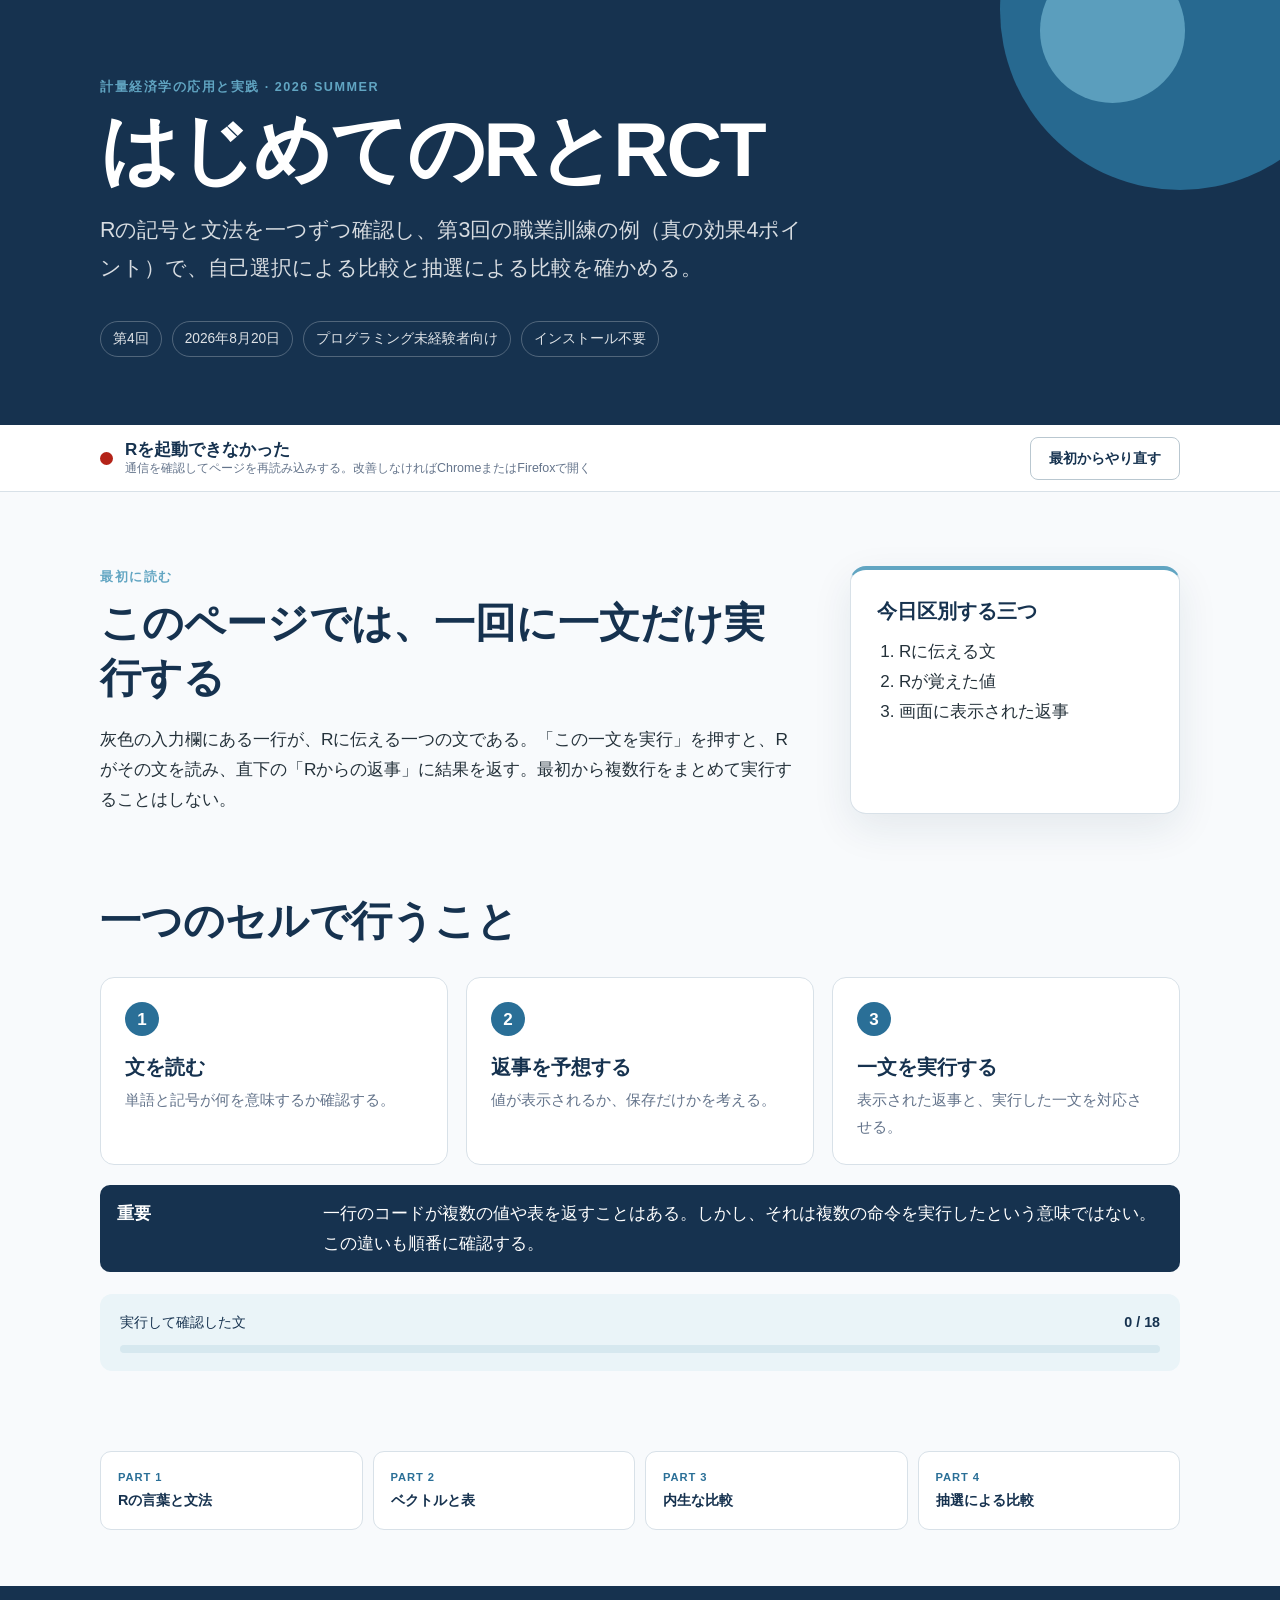
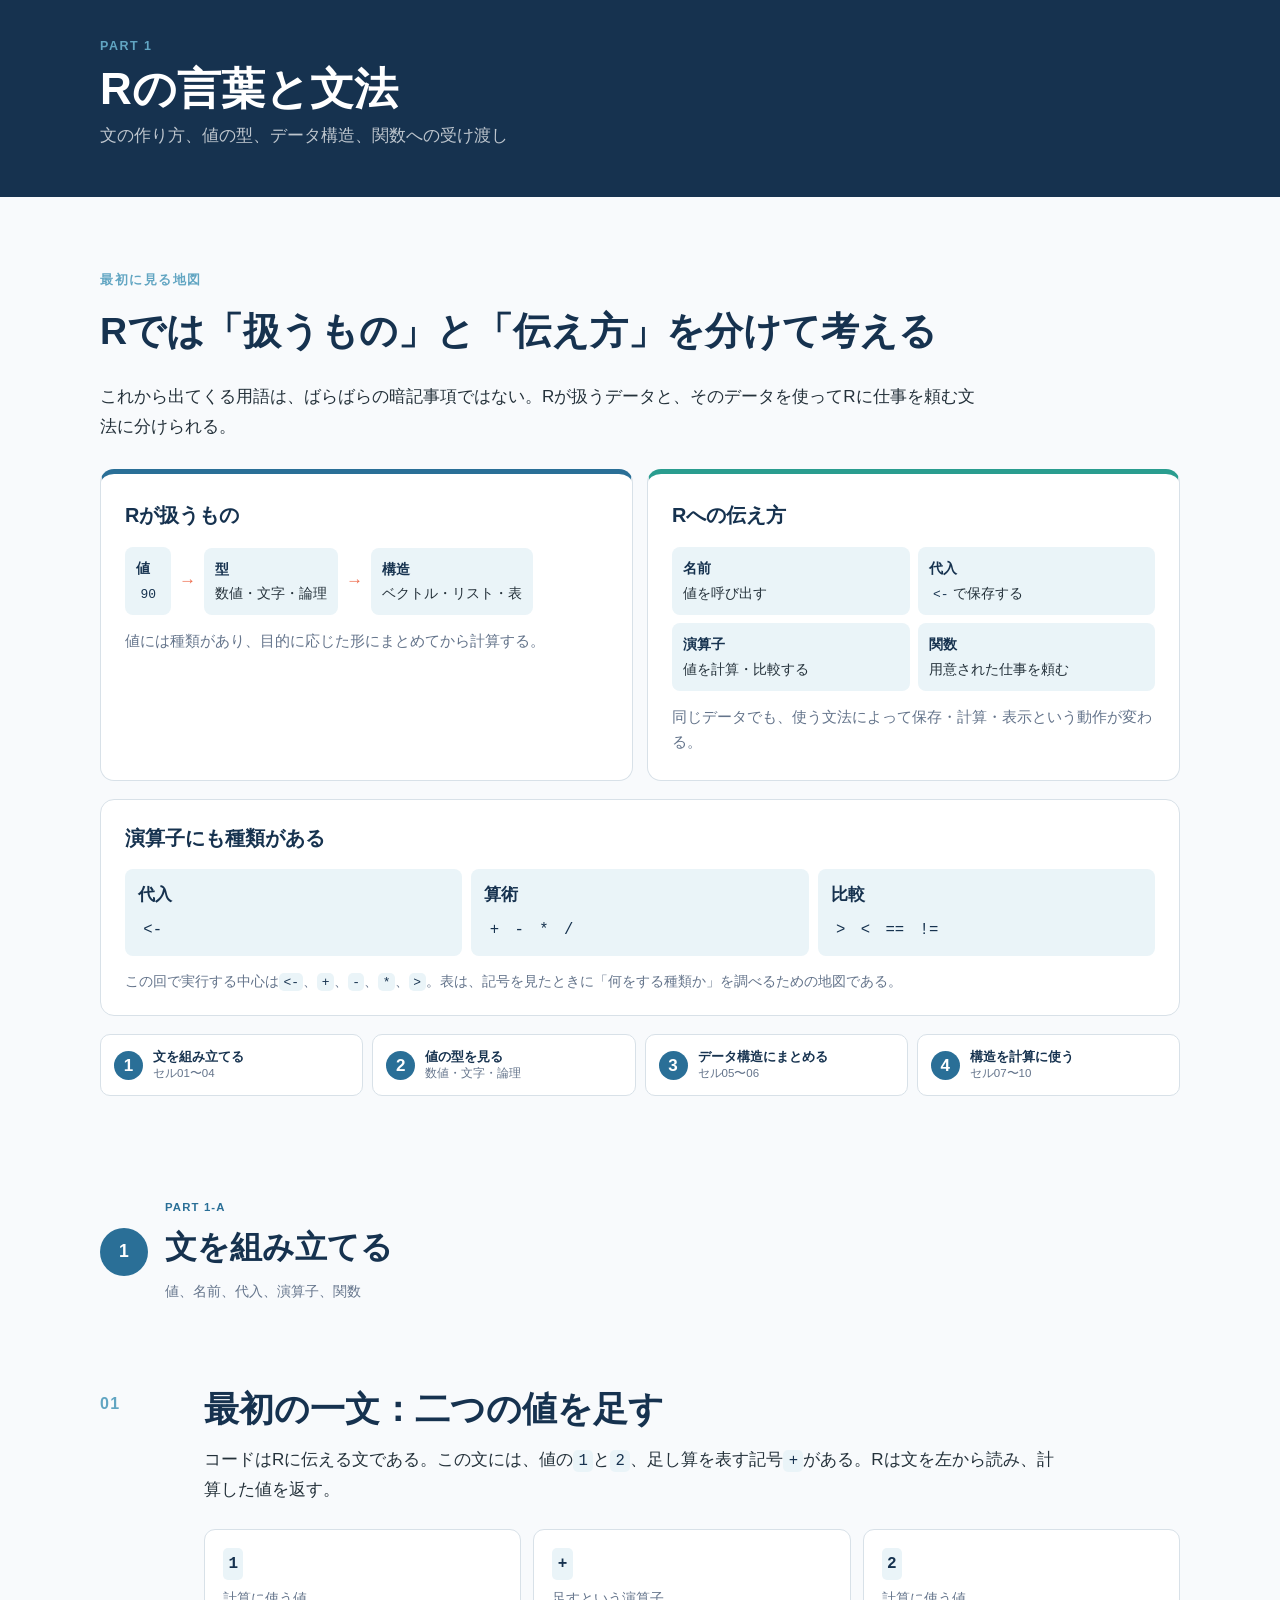
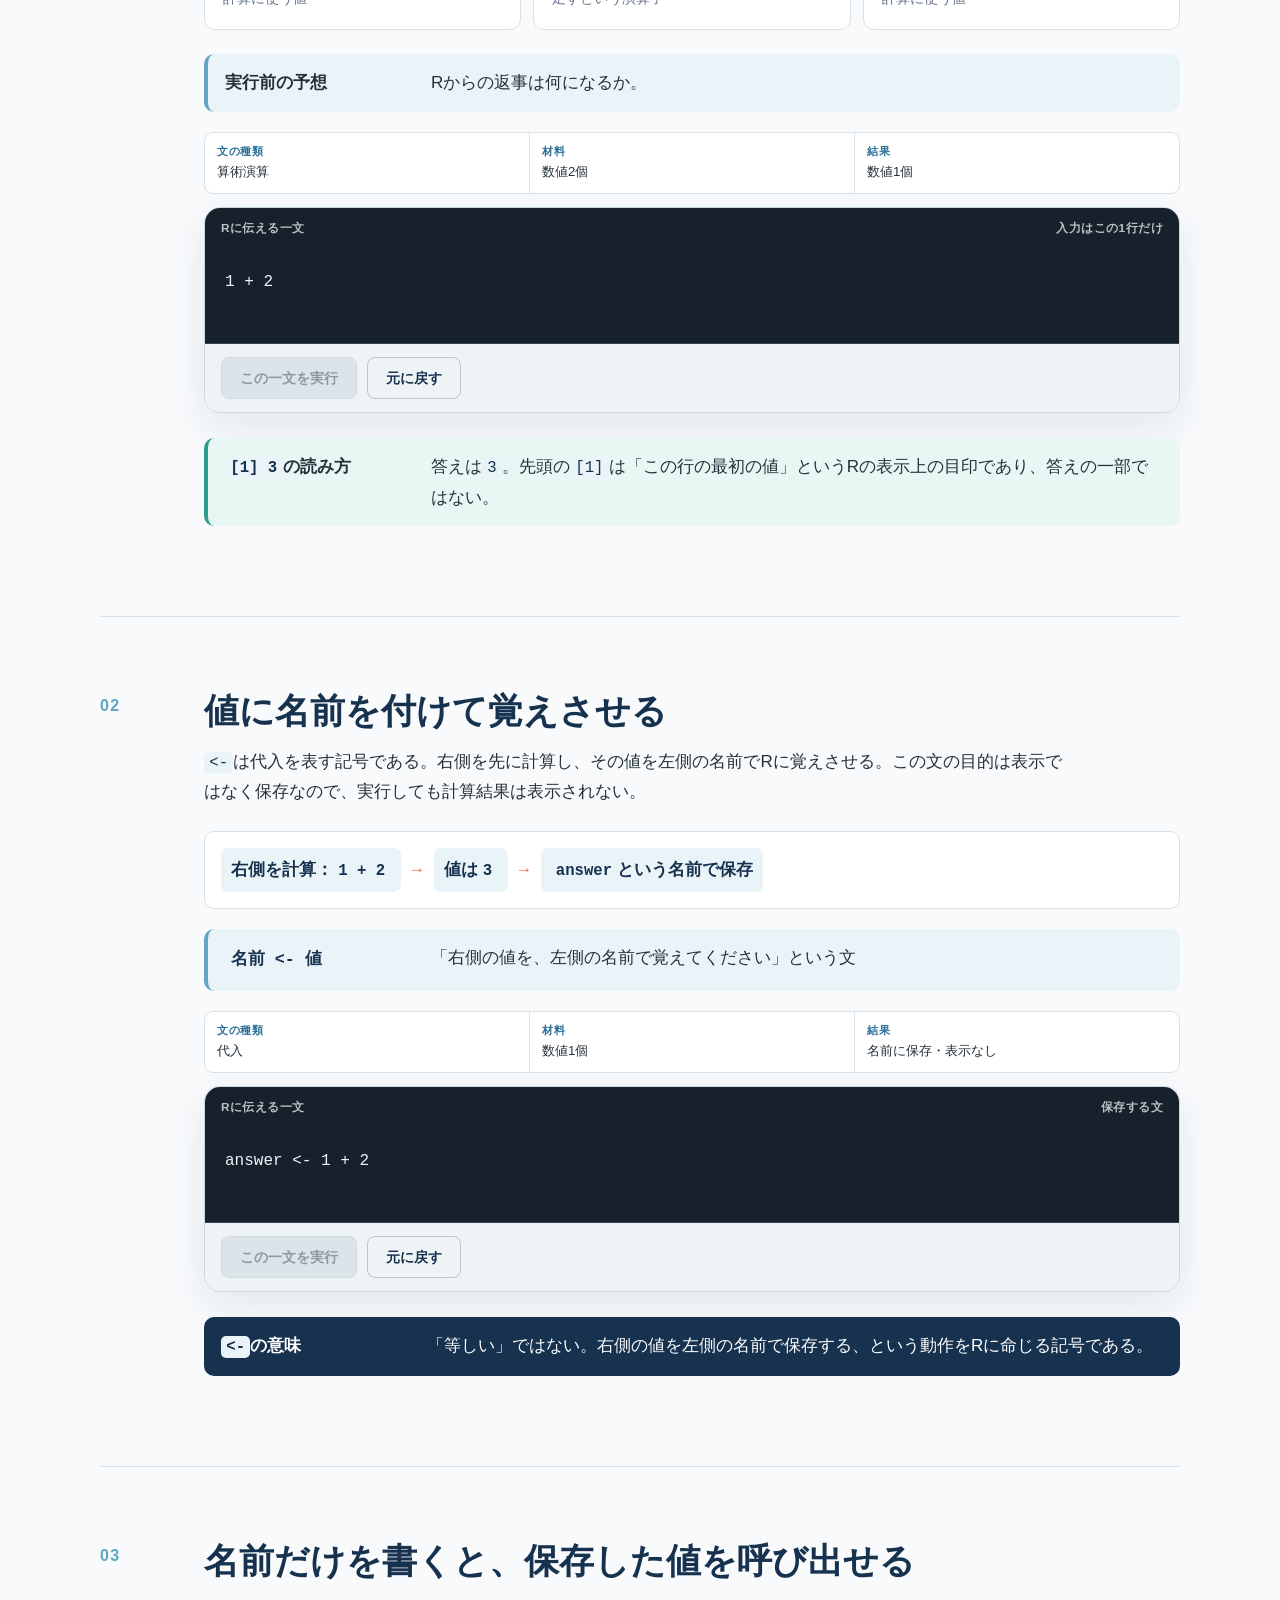
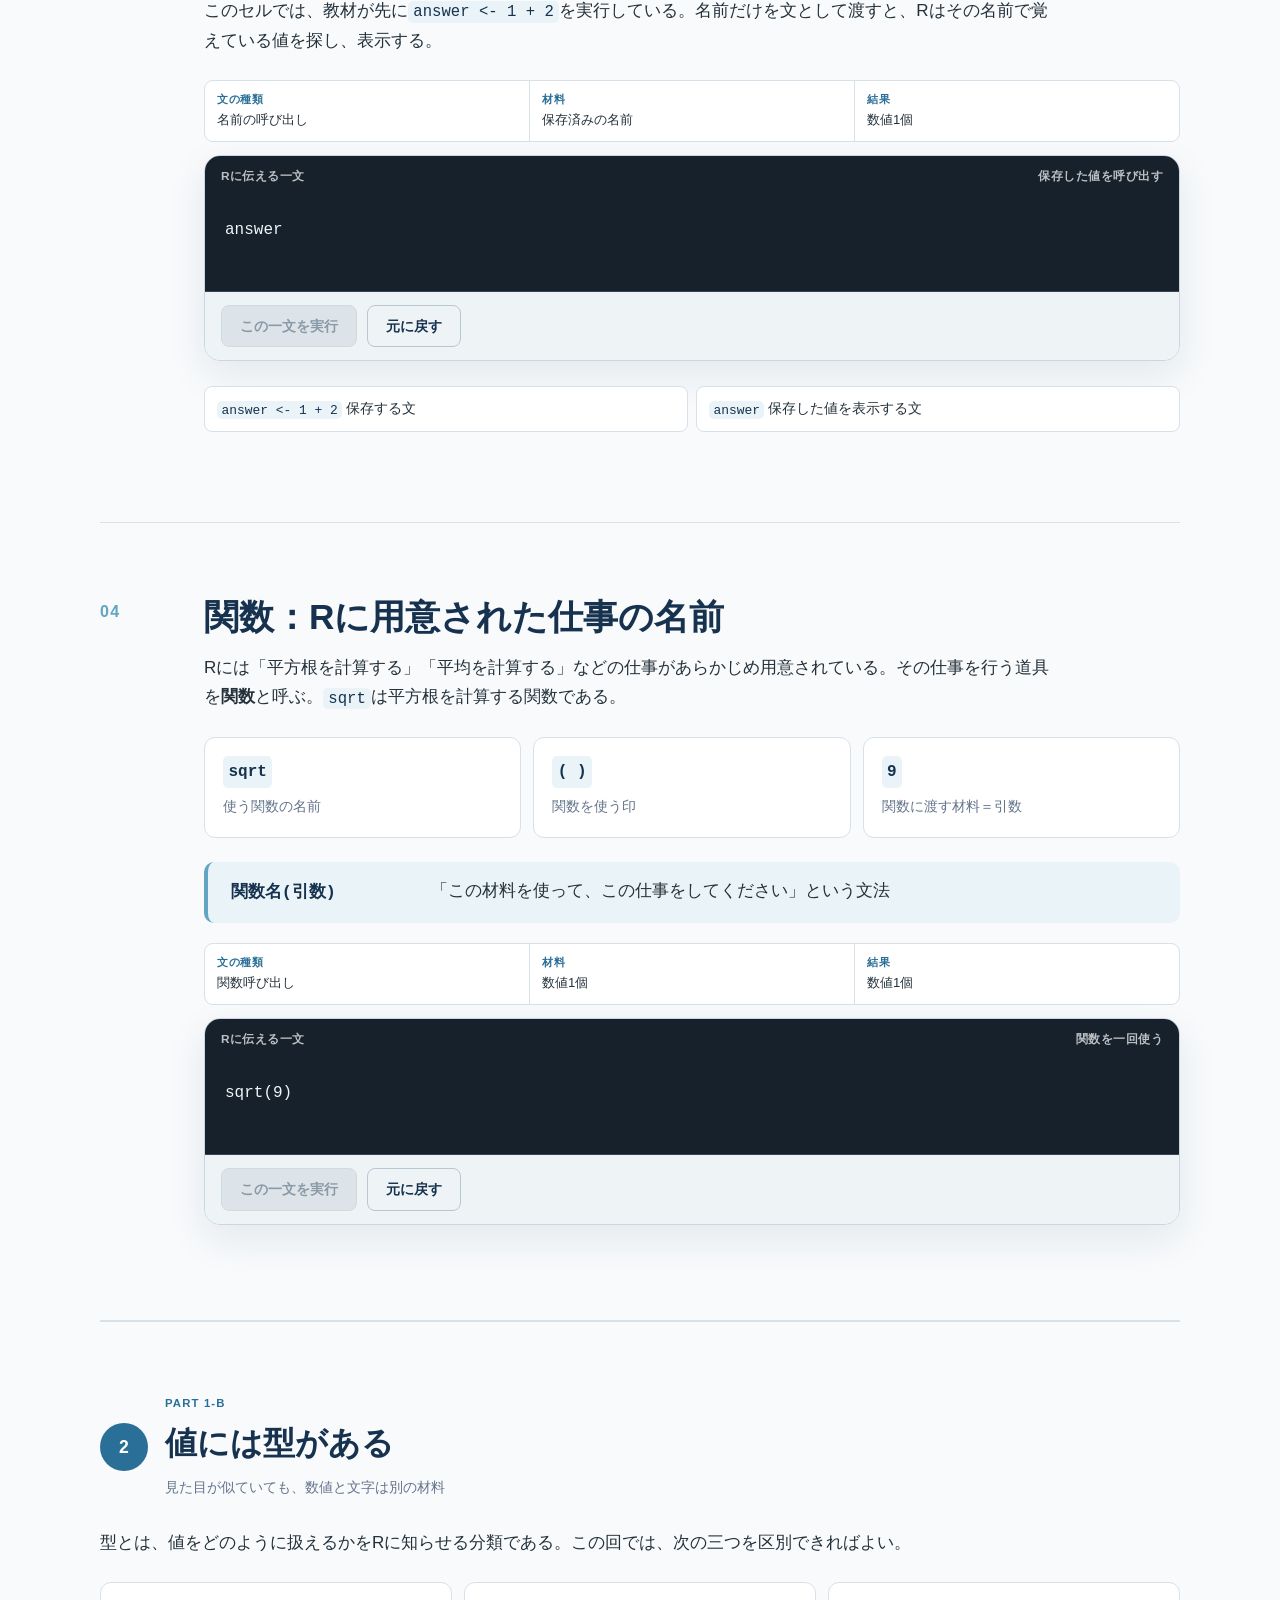
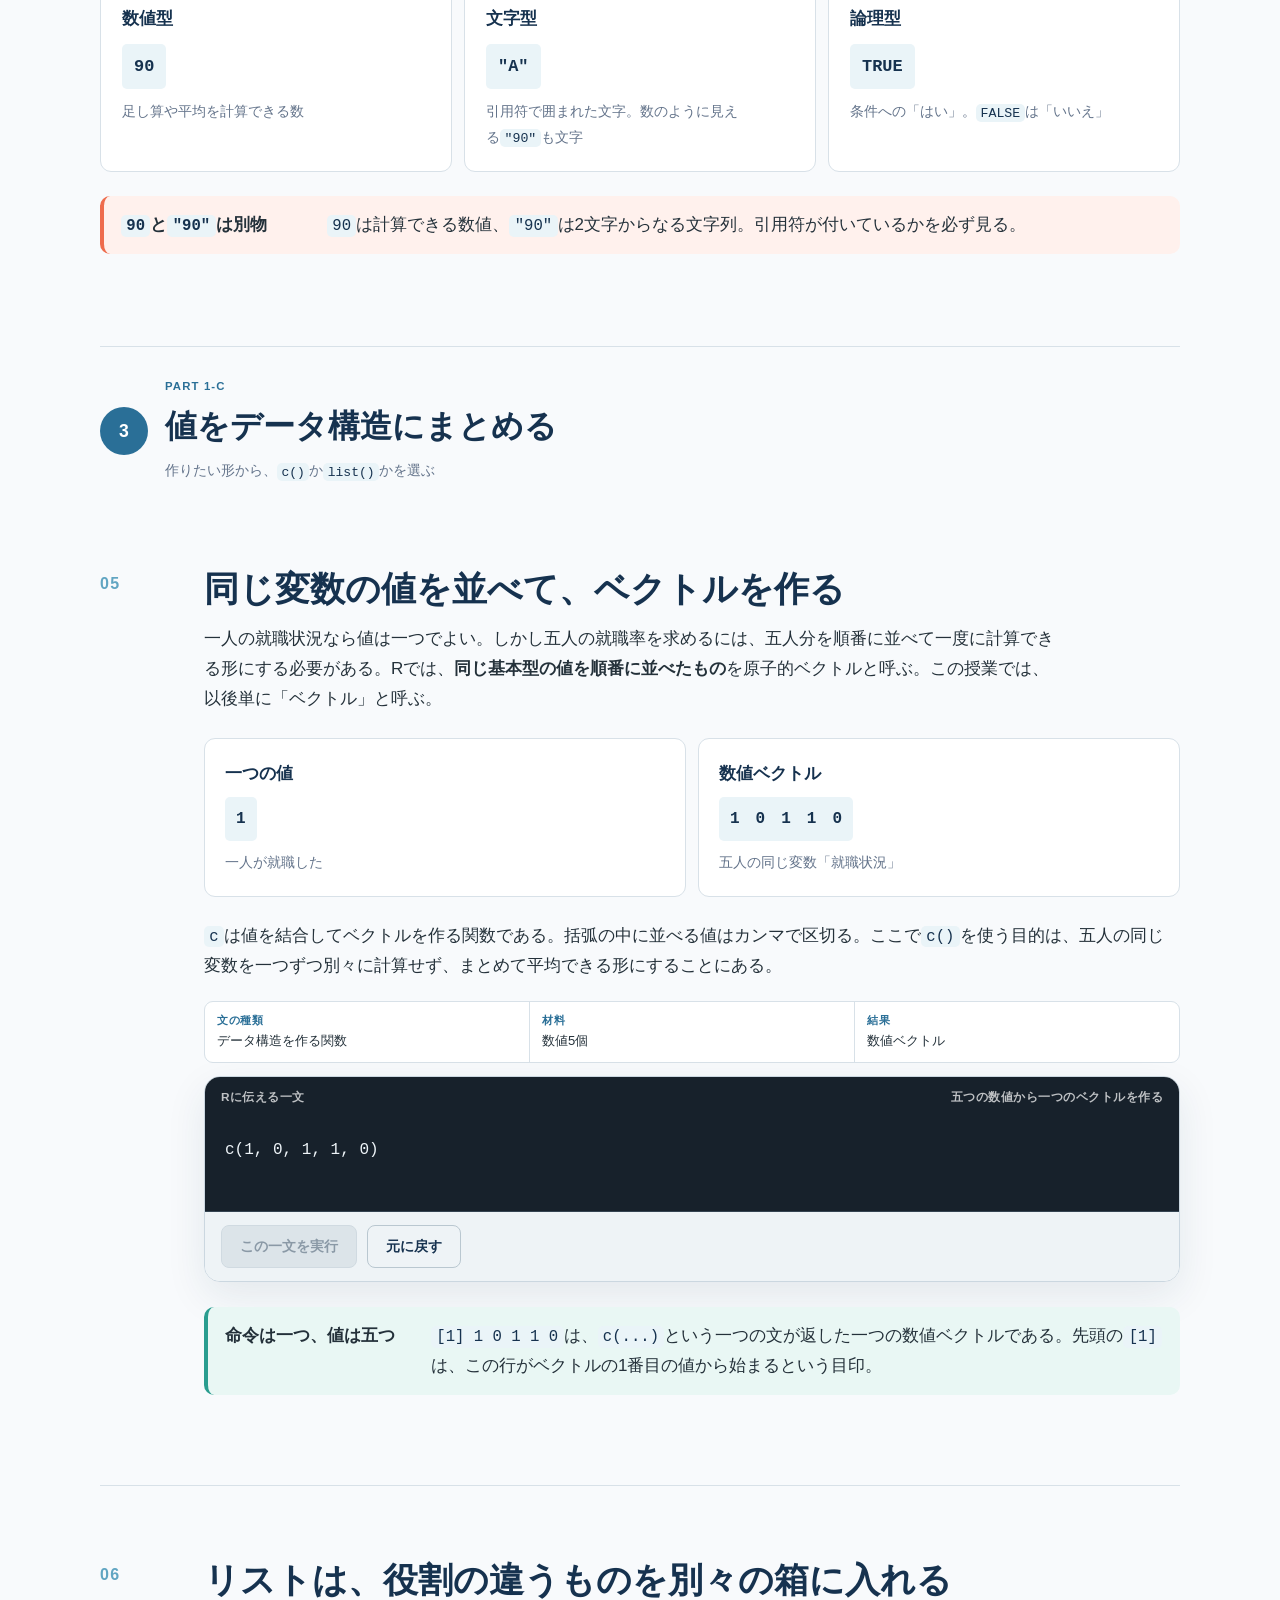
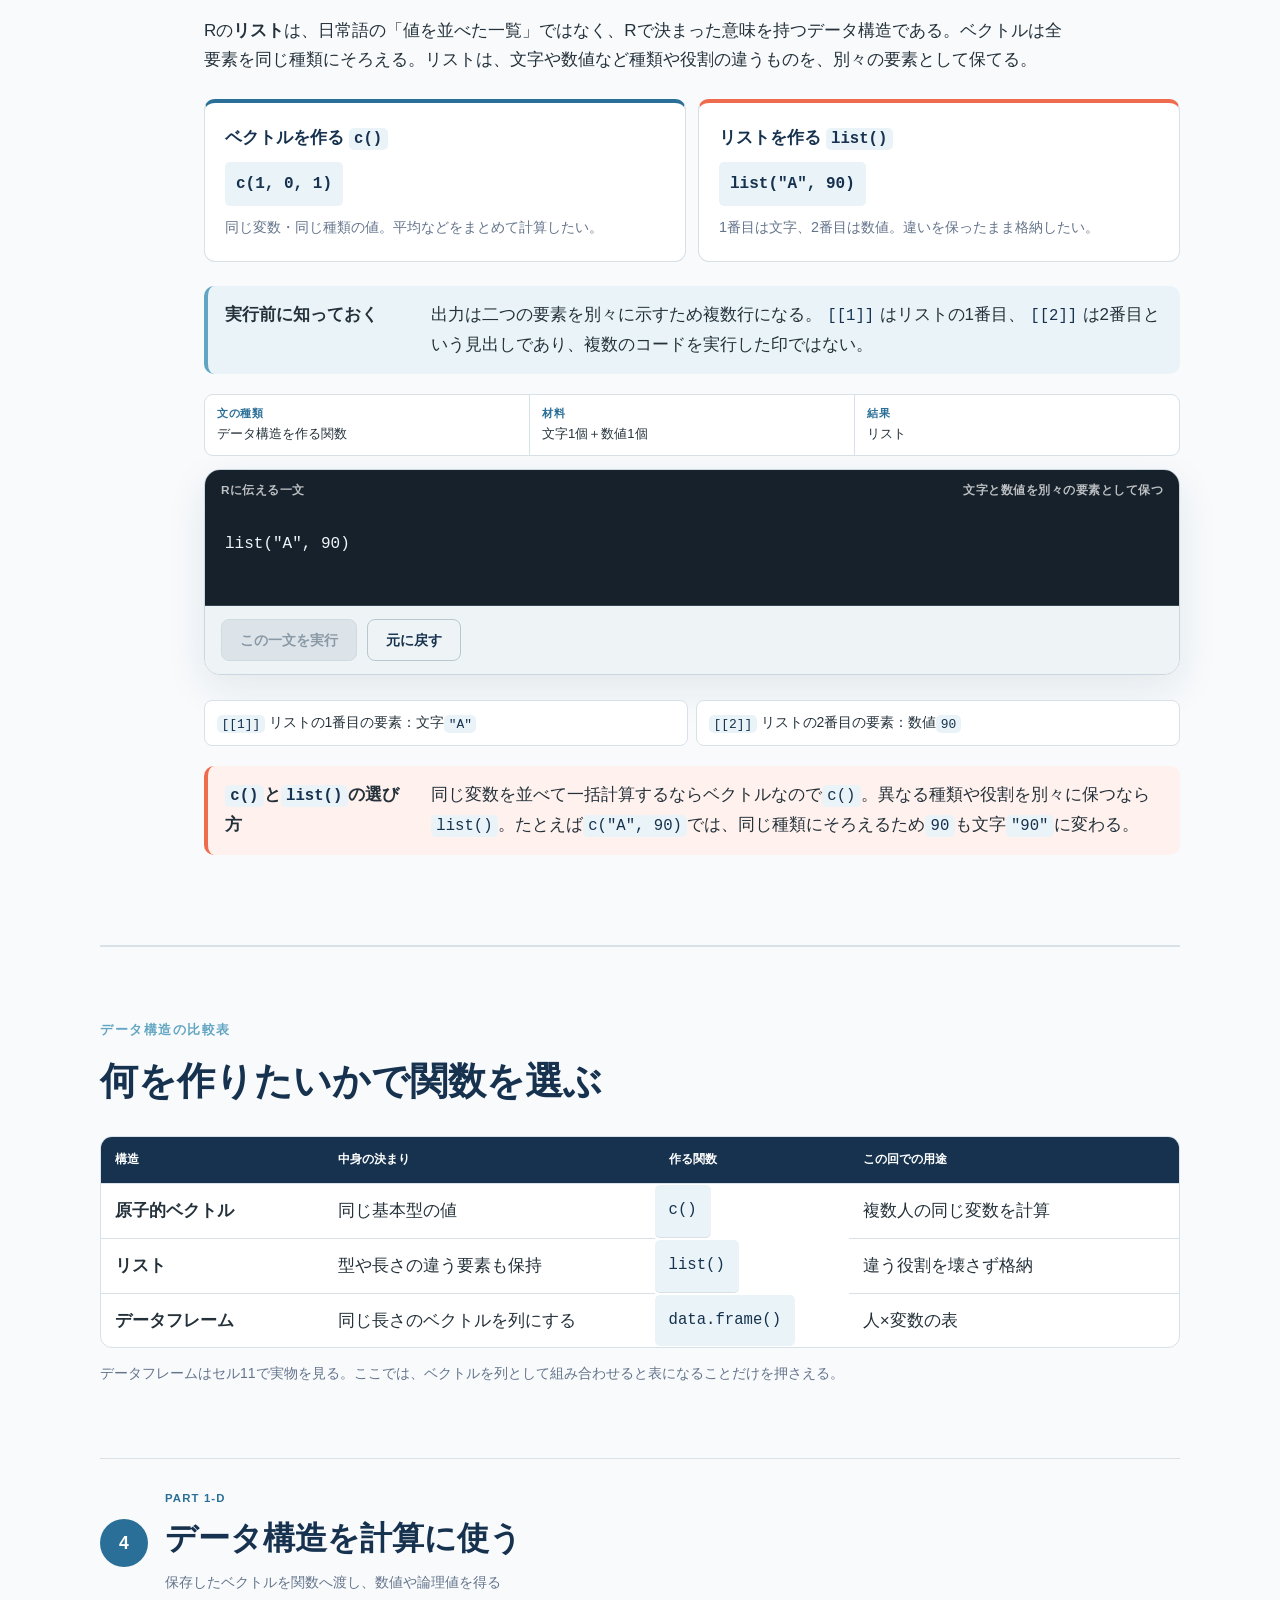
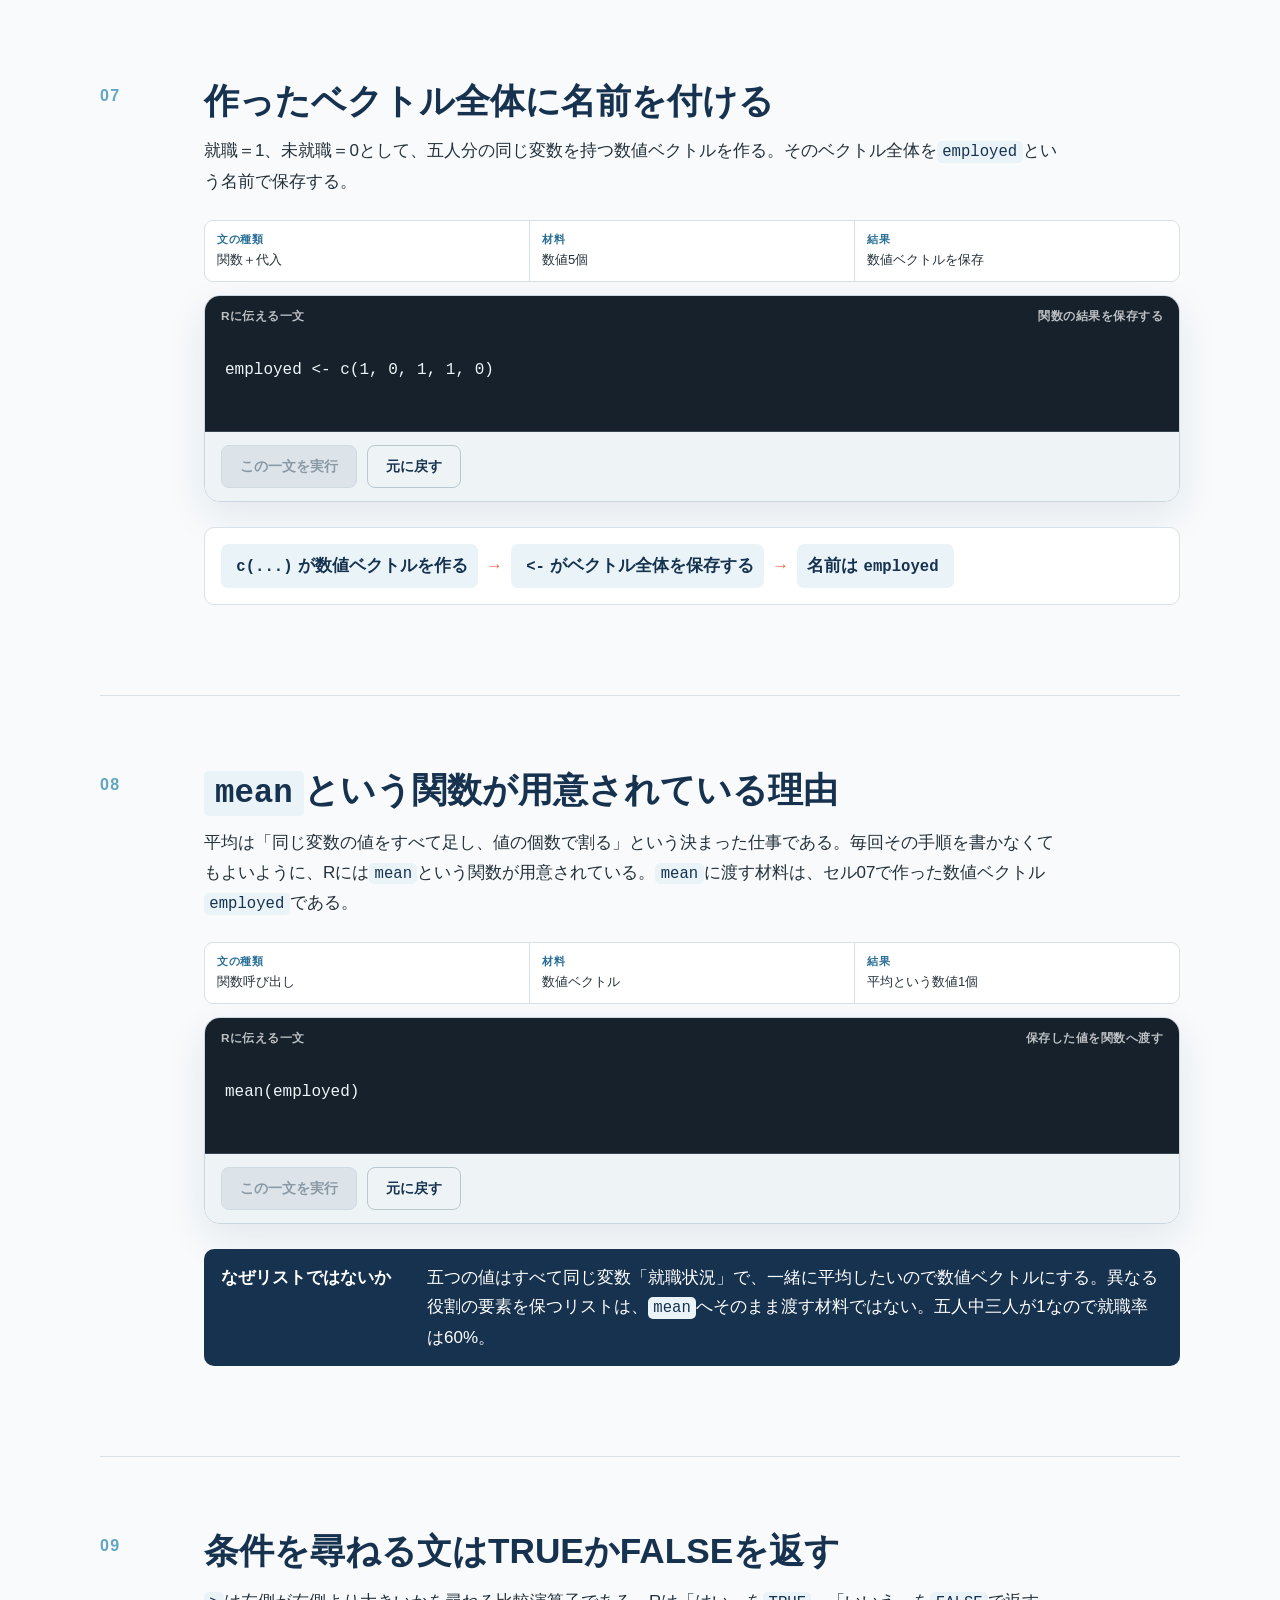
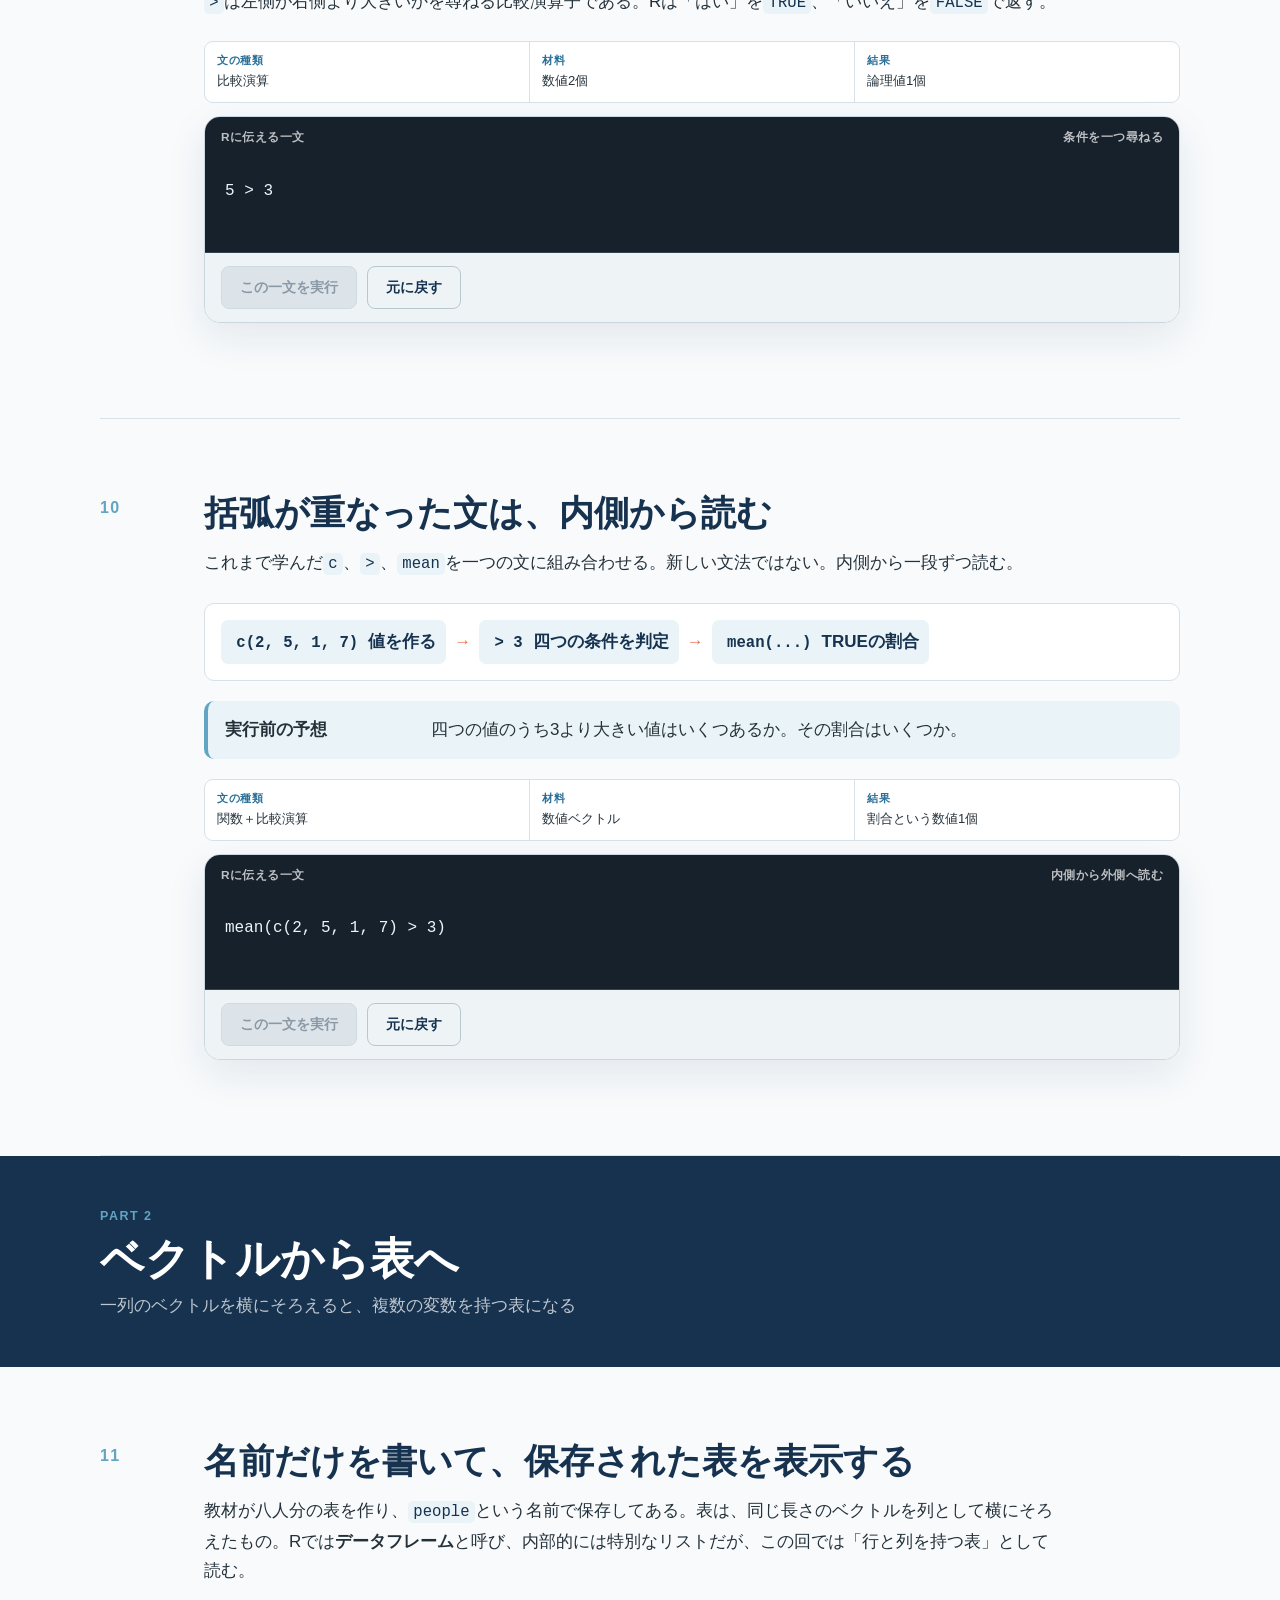
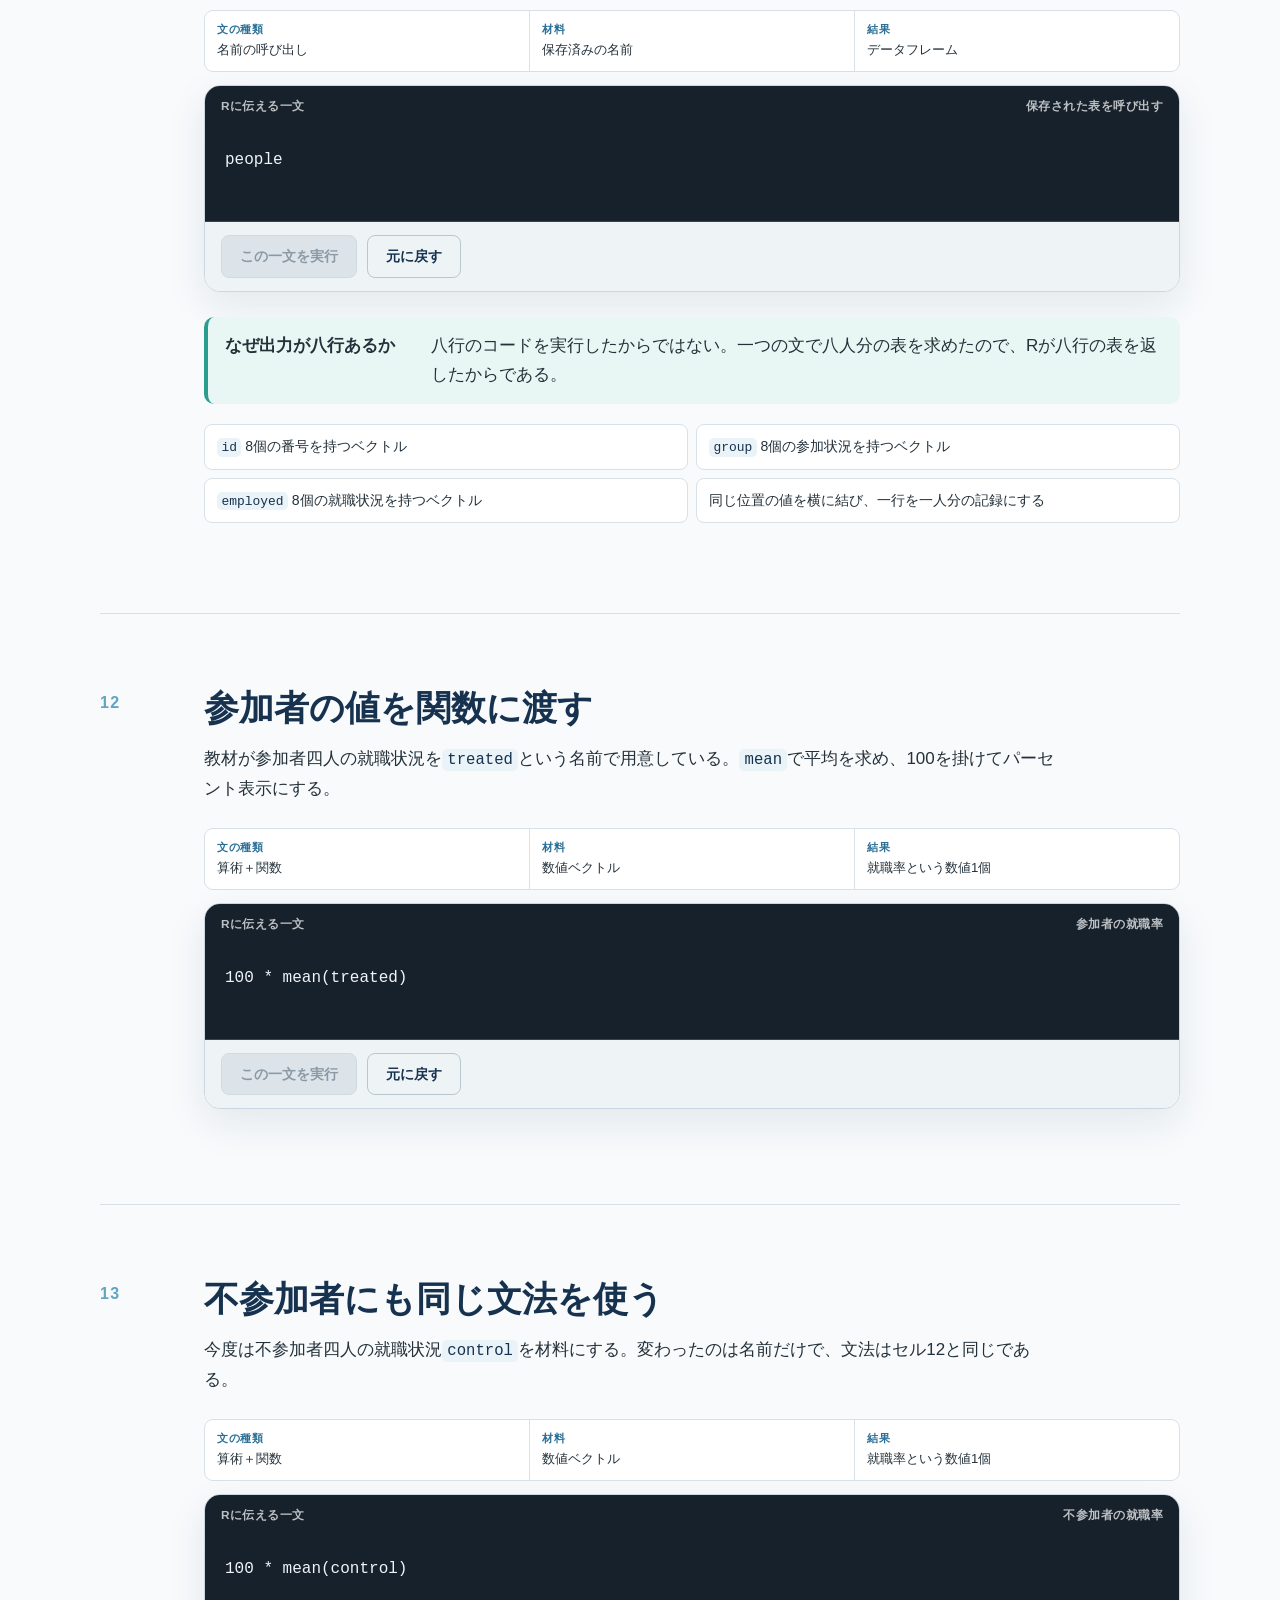
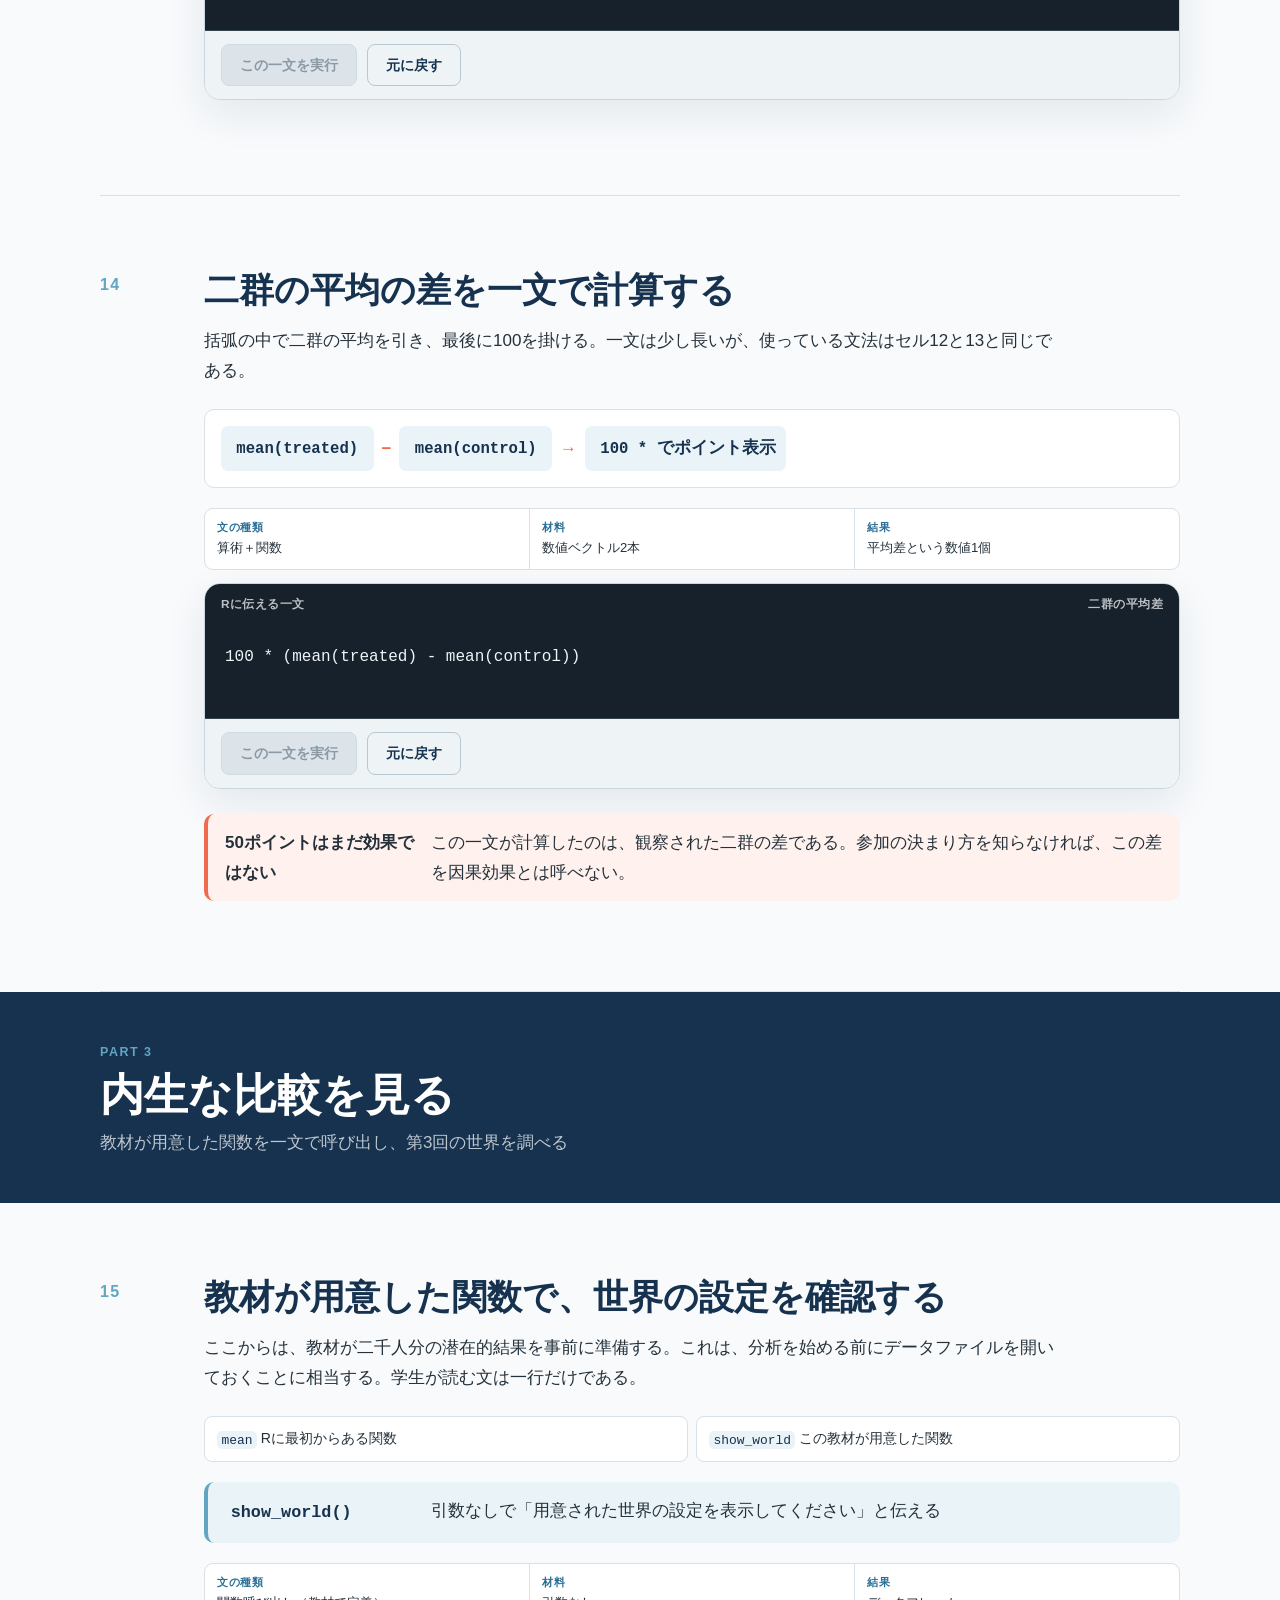
<file: index.html>
<!DOCTYPE html>
<html lang="ja">
<head>
  <meta charset="utf-8">
  <meta name="viewport" content="width=device-width, initial-scale=1">
  <meta name="description" content="プログラミング未経験者のための、ブラウザで動くRとランダム化比較実験の入門演習">
  <title>第4回｜はじめてのRとRCT</title>
  <link rel="stylesheet" href="styles.css">
</head>
<body>
  <a class="skip-link" href="#main">本文へ移動</a>

  <header class="hero">
    <div class="hero__inner">
      <p class="eyebrow">計量経済学の応用と実践 · 2026 Summer</p>
      <h1>はじめてのRとRCT</h1>
      <p class="hero__lead">Rの記号と文法を一つずつ確認し、第3回の職業訓練の例（真の効果4ポイント）で、自己選択による比較と抽選による比較を確かめる。</p>
      <div class="hero__meta">
        <span>第4回</span>
        <span>2026年8月20日</span>
        <span>プログラミング未経験者向け</span>
        <span>インストール不要</span>
      </div>
    </div>
  </header>

  <div class="runtime-bar" id="runtime-bar">
    <div class="runtime-bar__inner">
      <div class="runtime-status" role="status" aria-live="polite">
        <span class="status-dot status-dot--loading" id="status-dot" aria-hidden="true"></span>
        <div>
          <strong id="status-title">Rを準備中</strong>
          <span id="status-detail">初回は30秒から1分ほどかかる</span>
        </div>
      </div>
      <button class="button button--quiet" id="restart-button" type="button">最初からやり直す</button>
    </div>
  </div>

  <main id="main">
    <section class="intro content-width" aria-labelledby="intro-title">
      <div class="intro__main">
        <p class="section-label">最初に読む</p>
        <h2 id="intro-title">このページでは、一回に一文だけ実行する</h2>
        <p>灰色の入力欄にある一行が、Rに伝える一つの文である。「この一文を実行」を押すと、Rがその文を読み、直下の「Rからの返事」に結果を返す。最初から複数行をまとめて実行することはしない。</p>
      </div>
      <aside class="note-card">
        <h3>今日区別する三つ</h3>
        <ol>
          <li>Rに伝える文</li>
          <li>Rが覚えた値</li>
          <li>画面に表示された返事</li>
        </ol>
      </aside>
    </section>

    <section class="how-to content-width" aria-labelledby="howto-title">
      <h2 id="howto-title">一つのセルで行うこと</h2>
      <div class="three-steps">
        <article><span class="step-number">1</span><h3>文を読む</h3><p>単語と記号が何を意味するか確認する。</p></article>
        <article><span class="step-number">2</span><h3>返事を予想する</h3><p>値が表示されるか、保存だけかを考える。</p></article>
        <article><span class="step-number">3</span><h3>一文を実行する</h3><p>表示された返事と、実行した一文を対応させる。</p></article>
      </div>
      <div class="takeaway"><strong>重要</strong><span>一行のコードが複数の値や表を返すことはある。しかし、それは複数の命令を実行したという意味ではない。この違いも順番に確認する。</span></div>
      <div class="progress-panel" role="group" aria-label="演習の進み具合">
        <div class="progress-panel__labels">
          <span>実行して確認した文</span>
          <strong><span id="completed-count">0</span> / <span id="total-count">18</span></strong>
        </div>
        <div class="progress-track" aria-hidden="true"><div class="progress-fill" id="progress-fill"></div></div>
      </div>
    </section>

    <nav class="chapter-nav content-width" aria-label="章の一覧">
      <a href="#part-1"><span>PART 1</span> Rの言葉と文法</a>
      <a href="#part-2"><span>PART 2</span> ベクトルと表</a>
      <a href="#part-3"><span>PART 3</span> 内生な比較</a>
      <a href="#part-4"><span>PART 4</span> 抽選による比較</a>
    </nav>

    <section class="part-heading" id="part-1">
      <div class="content-width"><p>PART 1</p><h2>Rの言葉と文法</h2><span>文の作り方、値の型、データ構造、関数への受け渡し</span></div>
    </section>

    <section class="system-map content-width" aria-labelledby="system-map-title">
      <p class="section-label">最初に見る地図</p>
      <h2 id="system-map-title">Rでは「扱うもの」と「伝え方」を分けて考える</h2>
      <p>これから出てくる用語は、ばらばらの暗記事項ではない。Rが扱うデータと、そのデータを使ってRに仕事を頼む文法に分けられる。</p>
      <div class="system-map__columns">
        <article>
          <h3>Rが扱うもの</h3>
          <div class="concept-chain"><span><b>値</b><code>90</code></span><i>→</i><span><b>型</b>数値・文字・論理</span><i>→</i><span><b>構造</b>ベクトル・リスト・表</span></div>
          <p>値には種類があり、目的に応じた形にまとめてから計算する。</p>
        </article>
        <article>
          <h3>Rへの伝え方</h3>
          <div class="concept-list"><span><b>名前</b>値を呼び出す</span><span><b>代入</b><code>&lt;-</code>で保存する</span><span><b>演算子</b>値を計算・比較する</span><span><b>関数</b>用意された仕事を頼む</span></div>
          <p>同じデータでも、使う文法によって保存・計算・表示という動作が変わる。</p>
        </article>
      </div>
      <div class="operator-guide" aria-label="この回で扱う演算子の分類">
        <h3>演算子にも種類がある</h3>
        <div><span><b>代入</b><code>&lt;-</code></span><span><b>算術</b><code>+</code> <code>-</code> <code>*</code> <code>/</code></span><span><b>比較</b><code>&gt;</code> <code>&lt;</code> <code>==</code> <code>!=</code></span></div>
        <p>この回で実行する中心は<code>&lt;-</code>、<code>+</code>、<code>-</code>、<code>*</code>、<code>&gt;</code>。表は、記号を見たときに「何をする種類か」を調べるための地図である。</p>
      </div>
      <nav class="part-roadmap" aria-label="PART 1の学習順序">
        <a href="#topic-sentences"><b>1</b><span>文を組み立てる<small>セル01〜04</small></span></a>
        <a href="#topic-types"><b>2</b><span>値の型を見る<small>数値・文字・論理</small></span></a>
        <a href="#topic-structures"><b>3</b><span>データ構造にまとめる<small>セル05〜06</small></span></a>
        <a href="#topic-calculation"><b>4</b><span>構造を計算に使う<small>セル07〜10</small></span></a>
      </nav>
    </section>

    <section class="topic-heading content-width" id="topic-sentences" aria-labelledby="topic-sentences-title">
      <span>1</span><div><p>PART 1-A</p><h2 id="topic-sentences-title">文を組み立てる</h2><small>値、名前、代入、演算子、関数</small></div>
    </section>

    <section class="lesson content-width" aria-labelledby="lesson-1-title">
      <div class="lesson__number">01</div>
      <div class="lesson__body">
        <h2 id="lesson-1-title">最初の一文：二つの値を足す</h2>
        <p>コードはRに伝える文である。この文には、値の<code>1</code>と<code>2</code>、足し算を表す記号<code>+</code>がある。Rは文を左から読み、計算した値を返す。</p>
        <div class="grammar-grid">
          <article><code>1</code><p>計算に使う値</p></article>
          <article><code>+</code><p>足すという演算子</p></article>
          <article><code>2</code><p>計算に使う値</p></article>
        </div>
        <div class="predict"><strong>実行前の予想</strong><span>Rからの返事は何になるか。</span></div>
        <div class="sentence-profile" aria-label="この文の分類"><span><b>文の種類</b>算術演算</span><span><b>材料</b>数値2個</span><span><b>結果</b>数値1個</span></div>
        <div class="r-cell r-cell--single" data-cell-id="01">
          <div class="r-cell__head"><span>Rに伝える一文</span><span>入力はこの1行だけ</span></div>
          <textarea aria-label="演習1のRコード" spellcheck="false">1 + 2</textarea>
          <div class="r-cell__actions"><button class="button run-button" type="button" disabled>この一文を実行</button><button class="button button--quiet restore-button" type="button">元に戻す</button></div>
          <div class="r-output" hidden><div class="r-output__label">この一文に対するRからの返事</div><pre class="text-output" aria-live="polite"></pre><div class="plot-output"></div></div>
        </div>
        <div class="explanation"><strong><code>[1] 3</code>の読み方</strong><span>答えは<code>3</code>。先頭の<code>[1]</code>は「この行の最初の値」というRの表示上の目印であり、答えの一部ではない。</span></div>
      </div>
    </section>

    <section class="lesson content-width" aria-labelledby="lesson-2-title">
      <div class="lesson__number">02</div>
      <div class="lesson__body">
        <h2 id="lesson-2-title">値に名前を付けて覚えさせる</h2>
        <p><code>&lt;-</code>は代入を表す記号である。右側を先に計算し、その値を左側の名前でRに覚えさせる。この文の目的は表示ではなく保存なので、実行しても計算結果は表示されない。</p>
        <div class="reading-order"><span>右側を計算：<code>1 + 2</code></span><b>→</b><span>値は<code>3</code></span><b>→</b><span><code>answer</code>という名前で保存</span></div>
        <div class="syntax-card"><code>名前 &lt;- 値</code><span>「右側の値を、左側の名前で覚えてください」という文</span></div>
        <div class="sentence-profile" aria-label="この文の分類"><span><b>文の種類</b>代入</span><span><b>材料</b>数値1個</span><span><b>結果</b>名前に保存・表示なし</span></div>
        <div class="r-cell r-cell--single" data-cell-id="02" data-empty-output="（表示なし：3という値は answer という名前で保存された）">
          <div class="r-cell__head"><span>Rに伝える一文</span><span>保存する文</span></div>
          <textarea aria-label="演習2のRコード" spellcheck="false">answer <- 1 + 2</textarea>
          <div class="r-cell__actions"><button class="button run-button" type="button" disabled>この一文を実行</button><button class="button button--quiet restore-button" type="button">元に戻す</button></div>
          <div class="r-output" hidden><div class="r-output__label">この一文に対するRからの返事</div><pre class="text-output" aria-live="polite"></pre><div class="plot-output"></div></div>
        </div>
        <div class="takeaway"><strong><code>&lt;-</code>の意味</strong><span>「等しい」ではない。右側の値を左側の名前で保存する、という動作をRに命じる記号である。</span></div>
      </div>
    </section>

    <section class="lesson content-width" aria-labelledby="lesson-3-title">
      <div class="lesson__number">03</div>
      <div class="lesson__body">
        <h2 id="lesson-3-title">名前だけを書くと、保存した値を呼び出せる</h2>
        <p>このセルでは、教材が先に<code>answer &lt;- 1 + 2</code>を実行している。名前だけを文として渡すと、Rはその名前で覚えている値を探し、表示する。</p>
        <div class="sentence-profile" aria-label="この文の分類"><span><b>文の種類</b>名前の呼び出し</span><span><b>材料</b>保存済みの名前</span><span><b>結果</b>数値1個</span></div>
        <div class="r-cell r-cell--single" data-cell-id="03">
          <script type="text/plain" class="r-setup">answer <- 1 + 2</script>
          <div class="r-cell__head"><span>Rに伝える一文</span><span>保存した値を呼び出す</span></div>
          <textarea aria-label="演習3のRコード" spellcheck="false">answer</textarea>
          <div class="r-cell__actions"><button class="button run-button" type="button" disabled>この一文を実行</button><button class="button button--quiet restore-button" type="button">元に戻す</button></div>
          <div class="r-output" hidden><div class="r-output__label">この一文に対するRからの返事</div><pre class="text-output" aria-live="polite"></pre><div class="plot-output"></div></div>
        </div>
        <div class="code-map"><span><code>answer &lt;- 1 + 2</code> 保存する文</span><span><code>answer</code> 保存した値を表示する文</span></div>
      </div>
    </section>

    <section class="lesson content-width" aria-labelledby="lesson-4-title">
      <div class="lesson__number">04</div>
      <div class="lesson__body">
        <h2 id="lesson-4-title">関数：Rに用意された仕事の名前</h2>
        <p>Rには「平方根を計算する」「平均を計算する」などの仕事があらかじめ用意されている。その仕事を行う道具を<strong>関数</strong>と呼ぶ。<code>sqrt</code>は平方根を計算する関数である。</p>
        <div class="grammar-grid">
          <article><code>sqrt</code><p>使う関数の名前</p></article>
          <article><code>( )</code><p>関数を使う印</p></article>
          <article><code>9</code><p>関数に渡す材料＝引数</p></article>
        </div>
        <div class="syntax-card"><code>関数名(引数)</code><span>「この材料を使って、この仕事をしてください」という文法</span></div>
        <div class="sentence-profile" aria-label="この文の分類"><span><b>文の種類</b>関数呼び出し</span><span><b>材料</b>数値1個</span><span><b>結果</b>数値1個</span></div>
        <div class="r-cell r-cell--single" data-cell-id="04">
          <div class="r-cell__head"><span>Rに伝える一文</span><span>関数を一回使う</span></div>
          <textarea aria-label="演習4のRコード" spellcheck="false">sqrt(9)</textarea>
          <div class="r-cell__actions"><button class="button run-button" type="button" disabled>この一文を実行</button><button class="button button--quiet restore-button" type="button">元に戻す</button></div>
          <div class="r-output" hidden><div class="r-output__label">この一文に対するRからの返事</div><pre class="text-output" aria-live="polite"></pre><div class="plot-output"></div></div>
        </div>
      </div>
    </section>

    <section class="concept-section content-width" id="topic-types" aria-labelledby="topic-types-title">
      <div class="topic-heading topic-heading--embedded">
        <span>2</span><div><p>PART 1-B</p><h2 id="topic-types-title">値には型がある</h2><small>見た目が似ていても、数値と文字は別の材料</small></div>
      </div>
      <p>型とは、値をどのように扱えるかをRに知らせる分類である。この回では、次の三つを区別できればよい。</p>
      <div class="type-grid">
        <article><span>数値型</span><code>90</code><p>足し算や平均を計算できる数</p></article>
        <article><span>文字型</span><code>"A"</code><p>引用符で囲まれた文字。数のように見える<code>"90"</code>も文字</p></article>
        <article><span>論理型</span><code>TRUE</code><p>条件への「はい」。<code>FALSE</code>は「いいえ」</p></article>
      </div>
      <div class="warning-card"><strong><code>90</code>と<code>"90"</code>は別物</strong><span><code>90</code>は計算できる数値、<code>"90"</code>は2文字からなる文字列。引用符が付いているかを必ず見る。</span></div>
    </section>

    <section class="topic-heading content-width" id="topic-structures" aria-labelledby="topic-structures-title">
      <span>3</span><div><p>PART 1-C</p><h2 id="topic-structures-title">値をデータ構造にまとめる</h2><small>作りたい形から、<code>c()</code>か<code>list()</code>かを選ぶ</small></div>
    </section>

    <section class="lesson content-width" aria-labelledby="lesson-5-title">
      <div class="lesson__number">05</div>
      <div class="lesson__body">
        <h2 id="lesson-5-title">同じ変数の値を並べて、ベクトルを作る</h2>
        <p>一人の就職状況なら値は一つでよい。しかし五人の就職率を求めるには、五人分を順番に並べて一度に計算できる形にする必要がある。Rでは、<strong>同じ基本型の値を順番に並べたもの</strong>を原子的ベクトルと呼ぶ。この授業では、以後単に「ベクトル」と呼ぶ。</p>
        <div class="structure-grid">
          <article><span>一つの値</span><code>1</code><p>一人が就職した</p></article>
          <article><span>数値ベクトル</span><code>1　0　1　1　0</code><p>五人の同じ変数「就職状況」</p></article>
        </div>
        <p><code>c</code>は値を結合してベクトルを作る関数である。括弧の中に並べる値はカンマで区切る。ここで<code>c()</code>を使う目的は、五人の同じ変数を一つずつ別々に計算せず、まとめて平均できる形にすることにある。</p>
        <div class="sentence-profile" aria-label="この文の分類"><span><b>文の種類</b>データ構造を作る関数</span><span><b>材料</b>数値5個</span><span><b>結果</b>数値ベクトル</span></div>
        <div class="r-cell r-cell--single" data-cell-id="05">
          <div class="r-cell__head"><span>Rに伝える一文</span><span>五つの数値から一つのベクトルを作る</span></div>
          <textarea aria-label="演習5のRコード" spellcheck="false">c(1, 0, 1, 1, 0)</textarea>
          <div class="r-cell__actions"><button class="button run-button" type="button" disabled>この一文を実行</button><button class="button button--quiet restore-button" type="button">元に戻す</button></div>
          <div class="r-output" hidden><div class="r-output__label">この一文に対するRからの返事</div><pre class="text-output" aria-live="polite"></pre><div class="plot-output"></div></div>
        </div>
        <div class="explanation"><strong>命令は一つ、値は五つ</strong><span><code>[1] 1 0 1 1 0</code>は、<code>c(...)</code>という一つの文が返した一つの数値ベクトルである。先頭の<code>[1]</code>は、この行がベクトルの1番目の値から始まるという目印。</span></div>
      </div>
    </section>

    <section class="lesson content-width" aria-labelledby="lesson-6-title">
      <div class="lesson__number">06</div>
      <div class="lesson__body">
        <h2 id="lesson-6-title">リストは、役割の違うものを別々の箱に入れる</h2>
        <p>Rの<strong>リスト</strong>は、日常語の「値を並べた一覧」ではなく、Rで決まった意味を持つデータ構造である。ベクトルは全要素を同じ種類にそろえる。リストは、文字や数値など種類や役割の違うものを、別々の要素として保てる。</p>
        <div class="structure-grid structure-grid--compare">
          <article><span>ベクトルを作る <code>c()</code></span><code>c(1, 0, 1)</code><p>同じ変数・同じ種類の値。平均などをまとめて計算したい。</p></article>
          <article><span>リストを作る <code>list()</code></span><code>list("A", 90)</code><p>1番目は文字、2番目は数値。違いを保ったまま格納したい。</p></article>
        </div>
        <div class="predict"><strong>実行前に知っておく</strong><span>出力は二つの要素を別々に示すため複数行になる。<code>[[1]]</code>はリストの1番目、<code>[[2]]</code>は2番目という見出しであり、複数のコードを実行した印ではない。</span></div>
        <div class="sentence-profile" aria-label="この文の分類"><span><b>文の種類</b>データ構造を作る関数</span><span><b>材料</b>文字1個＋数値1個</span><span><b>結果</b>リスト</span></div>
        <div class="r-cell r-cell--single" data-cell-id="06">
          <div class="r-cell__head"><span>Rに伝える一文</span><span>文字と数値を別々の要素として保つ</span></div>
          <textarea aria-label="演習6のRコード" spellcheck="false">list("A", 90)</textarea>
          <div class="r-cell__actions"><button class="button run-button" type="button" disabled>この一文を実行</button><button class="button button--quiet restore-button" type="button">元に戻す</button></div>
          <div class="r-output" hidden><div class="r-output__label">この一文に対するRからの返事</div><pre class="text-output" aria-live="polite"></pre><div class="plot-output"></div></div>
        </div>
        <div class="code-map"><span><code>[[1]]</code> リストの1番目の要素：文字<code>"A"</code></span><span><code>[[2]]</code> リストの2番目の要素：数値<code>90</code></span></div>
        <div class="warning-card"><strong><code>c()</code>と<code>list()</code>の選び方</strong><span>同じ変数を並べて一括計算するならベクトルなので<code>c()</code>。異なる種類や役割を別々に保つなら<code>list()</code>。たとえば<code>c("A", 90)</code>では、同じ種類にそろえるため<code>90</code>も文字<code>"90"</code>に変わる。</span></div>
      </div>
    </section>

    <section class="concept-section content-width" aria-labelledby="structure-reference-title">
      <p class="section-label">データ構造の比較表</p>
      <h2 id="structure-reference-title">何を作りたいかで関数を選ぶ</h2>
      <div class="data-structure-table" role="table" aria-label="ベクトル、リスト、データフレームの比較">
        <div class="data-structure-table__head" role="row"><span role="columnheader">構造</span><span role="columnheader">中身の決まり</span><span role="columnheader">作る関数</span><span role="columnheader">この回での用途</span></div>
        <div role="row"><strong role="cell">原子的ベクトル</strong><span role="cell">同じ基本型の値</span><code role="cell">c()</code><span role="cell">複数人の同じ変数を計算</span></div>
        <div role="row"><strong role="cell">リスト</strong><span role="cell">型や長さの違う要素も保持</span><code role="cell">list()</code><span role="cell">違う役割を壊さず格納</span></div>
        <div role="row"><strong role="cell">データフレーム</strong><span role="cell">同じ長さのベクトルを列にする</span><code role="cell">data.frame()</code><span role="cell">人×変数の表</span></div>
      </div>
      <p class="reference-note">データフレームはセル11で実物を見る。ここでは、ベクトルを列として組み合わせると表になることだけを押さえる。</p>
    </section>

    <section class="topic-heading content-width" id="topic-calculation" aria-labelledby="topic-calculation-title">
      <span>4</span><div><p>PART 1-D</p><h2 id="topic-calculation-title">データ構造を計算に使う</h2><small>保存したベクトルを関数へ渡し、数値や論理値を得る</small></div>
    </section>

    <section class="lesson content-width" aria-labelledby="lesson-7-title">
      <div class="lesson__number">07</div>
      <div class="lesson__body">
        <h2 id="lesson-7-title">作ったベクトル全体に名前を付ける</h2>
        <p>就職＝1、未就職＝0として、五人分の同じ変数を持つ数値ベクトルを作る。そのベクトル全体を<code>employed</code>という名前で保存する。</p>
        <div class="sentence-profile" aria-label="この文の分類"><span><b>文の種類</b>関数＋代入</span><span><b>材料</b>数値5個</span><span><b>結果</b>数値ベクトルを保存</span></div>
        <div class="r-cell r-cell--single" data-cell-id="07" data-empty-output="（表示なし：五つの値を持つ数値ベクトルは employed という名前で保存された）">
          <div class="r-cell__head"><span>Rに伝える一文</span><span>関数の結果を保存する</span></div>
          <textarea aria-label="演習7のRコード" spellcheck="false">employed <- c(1, 0, 1, 1, 0)</textarea>
          <div class="r-cell__actions"><button class="button run-button" type="button" disabled>この一文を実行</button><button class="button button--quiet restore-button" type="button">元に戻す</button></div>
          <div class="r-output" hidden><div class="r-output__label">この一文に対するRからの返事</div><pre class="text-output" aria-live="polite"></pre><div class="plot-output"></div></div>
        </div>
        <div class="reading-order"><span><code>c(...)</code>が数値ベクトルを作る</span><b>→</b><span><code>&lt;-</code>がベクトル全体を保存する</span><b>→</b><span>名前は<code>employed</code></span></div>
      </div>
    </section>

    <section class="lesson content-width" aria-labelledby="lesson-8-title">
      <div class="lesson__number">08</div>
      <div class="lesson__body">
        <h2 id="lesson-8-title"><code>mean</code>という関数が用意されている理由</h2>
        <p>平均は「同じ変数の値をすべて足し、値の個数で割る」という決まった仕事である。毎回その手順を書かなくてもよいように、Rには<code>mean</code>という関数が用意されている。<code>mean</code>に渡す材料は、セル07で作った数値ベクトル<code>employed</code>である。</p>
        <div class="sentence-profile" aria-label="この文の分類"><span><b>文の種類</b>関数呼び出し</span><span><b>材料</b>数値ベクトル</span><span><b>結果</b>平均という数値1個</span></div>
        <div class="r-cell r-cell--single" data-cell-id="08">
          <script type="text/plain" class="r-setup">employed <- c(1, 0, 1, 1, 0)</script>
          <div class="r-cell__head"><span>Rに伝える一文</span><span>保存した値を関数へ渡す</span></div>
          <textarea aria-label="演習8のRコード" spellcheck="false">mean(employed)</textarea>
          <div class="r-cell__actions"><button class="button run-button" type="button" disabled>この一文を実行</button><button class="button button--quiet restore-button" type="button">元に戻す</button></div>
          <div class="r-output" hidden><div class="r-output__label">この一文に対するRからの返事</div><pre class="text-output" aria-live="polite"></pre><div class="plot-output"></div></div>
        </div>
        <div class="takeaway"><strong>なぜリストではないか</strong><span>五つの値はすべて同じ変数「就職状況」で、一緒に平均したいので数値ベクトルにする。異なる役割の要素を保つリストは、<code>mean</code>へそのまま渡す材料ではない。五人中三人が1なので就職率は60%。</span></div>
      </div>
    </section>

    <section class="lesson content-width" aria-labelledby="lesson-9-title">
      <div class="lesson__number">09</div>
      <div class="lesson__body">
        <h2 id="lesson-9-title">条件を尋ねる文はTRUEかFALSEを返す</h2>
        <p><code>&gt;</code>は左側が右側より大きいかを尋ねる比較演算子である。Rは「はい」を<code>TRUE</code>、「いいえ」を<code>FALSE</code>で返す。</p>
        <div class="sentence-profile" aria-label="この文の分類"><span><b>文の種類</b>比較演算</span><span><b>材料</b>数値2個</span><span><b>結果</b>論理値1個</span></div>
        <div class="r-cell r-cell--single" data-cell-id="09">
          <div class="r-cell__head"><span>Rに伝える一文</span><span>条件を一つ尋ねる</span></div>
          <textarea aria-label="演習9のRコード" spellcheck="false">5 > 3</textarea>
          <div class="r-cell__actions"><button class="button run-button" type="button" disabled>この一文を実行</button><button class="button button--quiet restore-button" type="button">元に戻す</button></div>
          <div class="r-output" hidden><div class="r-output__label">この一文に対するRからの返事</div><pre class="text-output" aria-live="polite"></pre><div class="plot-output"></div></div>
        </div>
      </div>
    </section>

    <section class="lesson content-width" aria-labelledby="lesson-10-title">
      <div class="lesson__number">10</div>
      <div class="lesson__body">
        <h2 id="lesson-10-title">括弧が重なった文は、内側から読む</h2>
        <p>これまで学んだ<code>c</code>、<code>&gt;</code>、<code>mean</code>を一つの文に組み合わせる。新しい文法ではない。内側から一段ずつ読む。</p>
        <div class="reading-order"><span><code>c(2, 5, 1, 7)</code> 値を作る</span><b>→</b><span><code>&gt; 3</code> 四つの条件を判定</span><b>→</b><span><code>mean(...)</code> TRUEの割合</span></div>
        <div class="predict"><strong>実行前の予想</strong><span>四つの値のうち3より大きい値はいくつあるか。その割合はいくつか。</span></div>
        <div class="sentence-profile" aria-label="この文の分類"><span><b>文の種類</b>関数＋比較演算</span><span><b>材料</b>数値ベクトル</span><span><b>結果</b>割合という数値1個</span></div>
        <div class="r-cell r-cell--single" data-cell-id="10">
          <div class="r-cell__head"><span>Rに伝える一文</span><span>内側から外側へ読む</span></div>
          <textarea aria-label="演習10のRコード" spellcheck="false">mean(c(2, 5, 1, 7) > 3)</textarea>
          <div class="r-cell__actions"><button class="button run-button" type="button" disabled>この一文を実行</button><button class="button button--quiet restore-button" type="button">元に戻す</button></div>
          <div class="r-output" hidden><div class="r-output__label">この一文に対するRからの返事</div><pre class="text-output" aria-live="polite"></pre><div class="plot-output"></div></div>
        </div>
      </div>
    </section>

    <section class="part-heading" id="part-2">
      <div class="content-width"><p>PART 2</p><h2>ベクトルから表へ</h2><span>一列のベクトルを横にそろえると、複数の変数を持つ表になる</span></div>
    </section>

    <section class="lesson content-width" aria-labelledby="lesson-11-title">
      <div class="lesson__number">11</div>
      <div class="lesson__body">
        <h2 id="lesson-11-title">名前だけを書いて、保存された表を表示する</h2>
        <p>教材が八人分の表を作り、<code>people</code>という名前で保存してある。表は、同じ長さのベクトルを列として横にそろえたもの。Rでは<strong>データフレーム</strong>と呼び、内部的には特別なリストだが、この回では「行と列を持つ表」として読む。</p>
        <div class="sentence-profile" aria-label="この文の分類"><span><b>文の種類</b>名前の呼び出し</span><span><b>材料</b>保存済みの名前</span><span><b>結果</b>データフレーム</span></div>
        <div class="r-cell r-cell--single" data-cell-id="11">
          <script type="text/plain" class="r-setup">people <- data.frame(
  id = 1:8,
  group = c("参加", "参加", "参加", "参加", "不参加", "不参加", "不参加", "不参加"),
  employed = c(1, 1, 0, 1, 0, 1, 0, 0)
)</script>
          <div class="r-cell__head"><span>Rに伝える一文</span><span>保存された表を呼び出す</span></div>
          <textarea aria-label="演習11のRコード" spellcheck="false">people</textarea>
          <div class="r-cell__actions"><button class="button run-button" type="button" disabled>この一文を実行</button><button class="button button--quiet restore-button" type="button">元に戻す</button></div>
          <div class="r-output" hidden><div class="r-output__label">この一文に対するRからの返事</div><pre class="text-output" aria-live="polite"></pre><div class="plot-output"></div></div>
        </div>
        <div class="explanation"><strong>なぜ出力が八行あるか</strong><span>八行のコードを実行したからではない。一つの文で八人分の表を求めたので、Rが八行の表を返したからである。</span></div>
        <div class="code-map"><span><code>id</code> 8個の番号を持つベクトル</span><span><code>group</code> 8個の参加状況を持つベクトル</span><span><code>employed</code> 8個の就職状況を持つベクトル</span><span>同じ位置の値を横に結び、一行を一人分の記録にする</span></div>
      </div>
    </section>

    <section class="lesson content-width" aria-labelledby="lesson-12-title">
      <div class="lesson__number">12</div>
      <div class="lesson__body">
        <h2 id="lesson-12-title">参加者の値を関数に渡す</h2>
        <p>教材が参加者四人の就職状況を<code>treated</code>という名前で用意している。<code>mean</code>で平均を求め、100を掛けてパーセント表示にする。</p>
        <div class="sentence-profile" aria-label="この文の分類"><span><b>文の種類</b>算術＋関数</span><span><b>材料</b>数値ベクトル</span><span><b>結果</b>就職率という数値1個</span></div>
        <div class="r-cell r-cell--single" data-cell-id="12">
          <script type="text/plain" class="r-setup">treated <- c(1, 1, 0, 1)</script>
          <div class="r-cell__head"><span>Rに伝える一文</span><span>参加者の就職率</span></div>
          <textarea aria-label="演習12のRコード" spellcheck="false">100 * mean(treated)</textarea>
          <div class="r-cell__actions"><button class="button run-button" type="button" disabled>この一文を実行</button><button class="button button--quiet restore-button" type="button">元に戻す</button></div>
          <div class="r-output" hidden><div class="r-output__label">この一文に対するRからの返事</div><pre class="text-output" aria-live="polite"></pre><div class="plot-output"></div></div>
        </div>
      </div>
    </section>

    <section class="lesson content-width" aria-labelledby="lesson-13-title">
      <div class="lesson__number">13</div>
      <div class="lesson__body">
        <h2 id="lesson-13-title">不参加者にも同じ文法を使う</h2>
        <p>今度は不参加者四人の就職状況<code>control</code>を材料にする。変わったのは名前だけで、文法はセル12と同じである。</p>
        <div class="sentence-profile" aria-label="この文の分類"><span><b>文の種類</b>算術＋関数</span><span><b>材料</b>数値ベクトル</span><span><b>結果</b>就職率という数値1個</span></div>
        <div class="r-cell r-cell--single" data-cell-id="13">
          <script type="text/plain" class="r-setup">control <- c(0, 1, 0, 0)</script>
          <div class="r-cell__head"><span>Rに伝える一文</span><span>不参加者の就職率</span></div>
          <textarea aria-label="演習13のRコード" spellcheck="false">100 * mean(control)</textarea>
          <div class="r-cell__actions"><button class="button run-button" type="button" disabled>この一文を実行</button><button class="button button--quiet restore-button" type="button">元に戻す</button></div>
          <div class="r-output" hidden><div class="r-output__label">この一文に対するRからの返事</div><pre class="text-output" aria-live="polite"></pre><div class="plot-output"></div></div>
        </div>
      </div>
    </section>

    <section class="lesson content-width" aria-labelledby="lesson-14-title">
      <div class="lesson__number">14</div>
      <div class="lesson__body">
        <h2 id="lesson-14-title">二群の平均の差を一文で計算する</h2>
        <p>括弧の中で二群の平均を引き、最後に100を掛ける。一文は少し長いが、使っている文法はセル12と13と同じである。</p>
        <div class="reading-order"><span><code>mean(treated)</code></span><b>−</b><span><code>mean(control)</code></span><b>→</b><span><code>100 *</code> でポイント表示</span></div>
        <div class="sentence-profile" aria-label="この文の分類"><span><b>文の種類</b>算術＋関数</span><span><b>材料</b>数値ベクトル2本</span><span><b>結果</b>平均差という数値1個</span></div>
        <div class="r-cell r-cell--single" data-cell-id="14">
          <script type="text/plain" class="r-setup">treated <- c(1, 1, 0, 1)
control <- c(0, 1, 0, 0)</script>
          <div class="r-cell__head"><span>Rに伝える一文</span><span>二群の平均差</span></div>
          <textarea aria-label="演習14のRコード" spellcheck="false">100 * (mean(treated) - mean(control))</textarea>
          <div class="r-cell__actions"><button class="button run-button" type="button" disabled>この一文を実行</button><button class="button button--quiet restore-button" type="button">元に戻す</button></div>
          <div class="r-output" hidden><div class="r-output__label">この一文に対するRからの返事</div><pre class="text-output" aria-live="polite"></pre><div class="plot-output"></div></div>
        </div>
        <div class="warning-card"><strong>50ポイントはまだ効果ではない</strong><span>この一文が計算したのは、観察された二群の差である。参加の決まり方を知らなければ、この差を因果効果とは呼べない。</span></div>
      </div>
    </section>

    <section class="part-heading" id="part-3">
      <div class="content-width"><p>PART 3</p><h2>内生な比較を見る</h2><span>教材が用意した関数を一文で呼び出し、第3回の世界を調べる</span></div>
    </section>

    <section class="lesson content-width" aria-labelledby="lesson-15-title">
      <div class="lesson__number">15</div>
      <div class="lesson__body">
        <h2 id="lesson-15-title">教材が用意した関数で、世界の設定を確認する</h2>
        <p>ここからは、教材が二千人分の潜在的結果を事前に準備する。これは、分析を始める前にデータファイルを開いておくことに相当する。学生が読む文は一行だけである。</p>
        <div class="code-map"><span><code>mean</code> Rに最初からある関数</span><span><code>show_world</code> この教材が用意した関数</span></div>
        <div class="syntax-card"><code>show_world()</code><span>引数なしで「用意された世界の設定を表示してください」と伝える</span></div>
        <div class="sentence-profile" aria-label="この文の分類"><span><b>文の種類</b>関数呼び出し（教材で定義）</span><span><b>材料</b>引数なし</span><span><b>結果</b>データフレーム</span></div>
        <div class="r-cell r-cell--single" data-cell-id="15">
          <script type="text/plain" class="r-setup">set.seed(3342)
n <- 2000
motivation <- rnorm(n)
p0 <- ifelse(motivation > 0, 0.32, 0.30)
u <- runif(n)
y0 <- as.numeric(u < p0)
y1 <- as.numeric(u < p0 + 0.04)
show_world <- function() {
  data.frame(
    確認 = c("研修なし・低意欲", "研修なし・高意欲", "研修による確率の上昇", "この2000人の真のATE"),
    値 = c("30%", "32%", "+4ポイント", paste0(round(100 * mean(y1 - y0), 1), "ポイント"))
  )
}</script>
          <div class="r-cell__head"><span>Rに伝える一文</span><span>教材の関数を呼び出す</span></div>
          <textarea aria-label="演習15のRコード" spellcheck="false">show_world()</textarea>
          <div class="r-cell__actions"><button class="button run-button" type="button" disabled>この一文を実行</button><button class="button button--quiet restore-button" type="button">元に戻す</button></div>
          <div class="r-output" hidden><div class="r-output__label">この一文に対するRからの返事</div><pre class="text-output" aria-live="polite"></pre><div class="plot-output"></div></div>
        </div>
        <div class="takeaway"><strong>神の視点</strong><span>教材の中では、一人ひとりについて研修なしの結果<code>y0</code>と研修ありの結果<code>y1</code>を両方作ってある。現実には同時に見えない二つの結果を、ここでは確認できる。</span></div>
      </div>
    </section>

    <section class="lesson content-width" aria-labelledby="lesson-16-title">
      <div class="lesson__number">16</div>
      <div class="lesson__body">
        <h2 id="lesson-16-title">自己選択の比較を分解する</h2>
        <p>意欲がプラスの人が参加するように決めると、参加を決める要因が就職にも影響する。これが内生な割付である。<code>show_selection()</code>は、その世界の三つの量を表で返す。</p>
        <div class="predict"><strong>実行前の予想</strong><span>観察された差6ポイントのすべてを、研修の効果と呼べるだろうか。</span></div>
        <div class="sentence-profile" aria-label="この文の分類"><span><b>文の種類</b>関数呼び出し（教材で定義）</span><span><b>材料</b>引数なし</span><span><b>結果</b>データフレーム</span></div>
        <div class="r-cell r-cell--single" data-cell-id="16">
          <script type="text/plain" class="r-setup">set.seed(3342)
n <- 2000
motivation <- rnorm(n)
p0 <- ifelse(motivation > 0, 0.32, 0.30)
u <- runif(n)
y0 <- as.numeric(u < p0)
y1 <- as.numeric(u < p0 + 0.04)
d_self <- as.numeric(motivation > 0)
y_obs <- ifelse(d_self == 1, y1, y0)
show_selection <- function() {
  observed_gap <- 100 * (mean(y_obs[d_self == 1]) - mean(y_obs[d_self == 0]))
  att <- 100 * mean(y1[d_self == 1] - y0[d_self == 1])
  baseline_gap <- 100 * (mean(y0[d_self == 1]) - mean(y0[d_self == 0]))
  data.frame(
    量 = c("観察された差", "参加者への効果", "もともとの差"),
    ポイント = round(c(observed_gap, att, baseline_gap))
  )
}</script>
          <div class="r-cell__head"><span>Rに伝える一文</span><span>内生な比較を表示する</span></div>
          <textarea aria-label="演習16のRコード" spellcheck="false">show_selection()</textarea>
          <div class="r-cell__actions"><button class="button run-button" type="button" disabled>この一文を実行</button><button class="button button--quiet restore-button" type="button">元に戻す</button></div>
          <div class="r-output" hidden><div class="r-output__label">この一文に対するRからの返事</div><pre class="text-output" aria-live="polite"></pre><div class="plot-output"></div></div>
        </div>
        <div class="takeaway"><strong>6 ＝ 4 ＋ 2</strong><span>観察された差は、参加者への効果と、研修がなくても存在した二群の差からできている。後者は現実のデータでは直接計算できない。</span></div>
      </div>
    </section>

    <section class="part-heading" id="part-4">
      <div class="content-width"><p>PART 4</p><h2>抽選による比較を見る</h2><span>参加の決まり方だけを変え、推定値の中心を比べる</span></div>
    </section>

    <section class="lesson content-width" aria-labelledby="lesson-17-title">
      <div class="lesson__number">17</div>
      <div class="lesson__body">
        <h2 id="lesson-17-title">抽選で参加者を決める</h2>
        <p>今度は同じ二千人を千人ずつに無作為に分ける。意欲は割付に使わない。<code>show_rct()</code>は、一回の抽選で得られた二群の意欲と、効果の推定結果を返す。</p>
        <div class="sentence-profile" aria-label="この文の分類"><span><b>文の種類</b>関数呼び出し（教材で定義）</span><span><b>材料</b>引数なし</span><span><b>結果</b>データフレーム</span></div>
        <div class="r-cell r-cell--single" data-cell-id="17">
          <script type="text/plain" class="r-setup">set.seed(3342)
n <- 2000
motivation <- rnorm(n)
p0 <- ifelse(motivation > 0, 0.32, 0.30)
u <- runif(n)
y0 <- as.numeric(u < p0)
y1 <- as.numeric(u < p0 + 0.04)
set.seed(1831)
d_rct <- sample(rep(c(0, 1), each = n / 2))
y_rct <- ifelse(d_rct == 1, y1, y0)
show_rct <- function() {
  estimate <- 100 * (mean(y_rct[d_rct == 1]) - mean(y_rct[d_rct == 0]))
  se <- 100 * sqrt(var(y_rct[d_rct == 1]) / 1000 + var(y_rct[d_rct == 0]) / 1000)
  data.frame(
    確認 = c("当選群の意欲", "落選群の意欲", "推定値", "標準誤差", "95%区間の下限", "95%区間の上限"),
    値 = c(
      sprintf("%.2f", mean(motivation[d_rct == 1])),
      sprintf("%.2f", mean(motivation[d_rct == 0])),
      sprintf("%.1f", estimate),
      sprintf("%.1f", se),
      sprintf("%.1f", estimate - 1.96 * se),
      sprintf("%.1f", estimate + 1.96 * se)
    )
  )
}</script>
          <div class="r-cell__head"><span>Rに伝える一文</span><span>一回のRCTを表示する</span></div>
          <textarea aria-label="演習17のRコード" spellcheck="false">show_rct()</textarea>
          <div class="r-cell__actions"><button class="button run-button" type="button" disabled>この一文を実行</button><button class="button button--quiet restore-button" type="button">元に戻す</button></div>
          <div class="r-output" hidden><div class="r-output__label">この一文に対するRからの返事</div><pre class="text-output" aria-live="polite"></pre><div class="plot-output"></div></div>
        </div>
        <div class="warning-card"><strong>一回で完全にはそろわない</strong><span>当選群と落選群の意欲が近いのは今回の実現値である。ランダム化は毎回の完全一致を保証しない。割付を繰り返したとき、差がゼロを中心に動くことを保証する。</span></div>
        <div class="explanation"><strong>5.0と4.0の違い</strong><span>真のATEは4ポイント。一回の推定値5.0との違いは偶然のずれであり、95%区間は真の値4を含んでいる。</span></div>
      </div>
    </section>

    <section class="lesson content-width" aria-labelledby="lesson-18-title">
      <div class="lesson__number">18</div>
      <div class="lesson__body">
        <h2 id="lesson-18-title">参加の決まり方だけを変えて、500回比べる</h2>
        <p><code>compare_designs()</code>は、自己選択と抽選をそれぞれ500回作り、推定値の分布を描く教材用関数である。学生が実行する文は一行だが、返事は一枚の図になる。</p>
        <div class="predict"><strong>実行前の予想</strong><span>自己選択と抽選の山は、それぞれ何ポイントを中心にするだろうか。</span></div>
        <div class="sentence-profile" aria-label="この文の分類"><span><b>文の種類</b>関数呼び出し（教材で定義）</span><span><b>材料</b>引数なし</span><span><b>結果</b>グラフ1枚</span></div>
        <div class="r-cell r-cell--single" data-cell-id="18">
          <script type="text/plain" class="r-setup">compare_designs <- function() {
  set.seed(2026)
  estimates <- replicate(500, {
    m <- rnorm(10000)
    p0 <- ifelse(m > 0, 0.32, 0.30)
    u <- runif(10000)
    y0 <- as.numeric(u < p0)
    y1 <- as.numeric(u < p0 + 0.04)
    d_self <- as.numeric(m > 0)
    y_self <- ifelse(d_self == 1, y1, y0)
    selection <- 100 * (mean(y_self[d_self == 1]) - mean(y_self[d_self == 0]))
    d_rct <- sample(rep(c(0, 1), each = 5000))
    y_rct <- ifelse(d_rct == 1, y1, y0)
    rct <- 100 * (mean(y_rct[d_rct == 1]) - mean(y_rct[d_rct == 0]))
    c(selection = selection, RCT = rct)
  })
  plot(density(estimates["selection", ]), col = "#EE6C4D", lwd = 3,
       xlim = c(0, 10), main = "Selection vs RCT",
       xlab = "Estimated effect (points)")
  lines(density(estimates["RCT", ]), col = "#2A6F97", lwd = 3)
  abline(v = 4, col = "#2A9D8F", lwd = 3, lty = 2)
  legend("topright", c("Selection", "RCT", "True effect = 4"),
         col = c("#EE6C4D", "#2A6F97", "#2A9D8F"),
         lwd = 3, lty = c(1, 1, 2), bty = "n")
}</script>
          <div class="r-cell__head"><span>Rに伝える一文</span><span>計算に数秒かかる</span></div>
          <textarea aria-label="演習18のRコード" spellcheck="false">compare_designs()</textarea>
          <div class="r-cell__actions"><button class="button run-button" type="button" disabled>この一文を実行</button><button class="button button--quiet restore-button" type="button">元に戻す</button></div>
          <div class="r-output" hidden><div class="r-output__label">この一文に対するRからの返事</div><pre class="text-output" aria-live="polite"></pre><div class="plot-output"></div></div>
        </div>
        <div class="takeaway"><strong>中心が違う</strong><span>抽選の山は真の効果4を中心にする。自己選択の山は約6を中心にする。人数や反復を増やしても、悪い参加の決まり方は直らない。</span></div>
      </div>
    </section>

    <section class="summary content-width" aria-labelledby="summary-title">
      <p class="section-label">まとめ</p>
      <h2 id="summary-title">この回で身に付ける読み方</h2>
      <div class="summary-grid">
        <article><span>1</span><p>コードはRに伝える文であり、値、名前、演算子、関数、引数という部品と文法がある。</p></article>
        <article><span>2</span><p>同じ変数を一括計算するなら<code>c()</code>でベクトルを作り、種類や役割の違う要素を保つなら<code>list()</code>でリストを作る。</p></article>
        <article><span>3</span><p><code>&lt;-</code>は値を名前で保存する。一つの文が複数行を返しても、複数の文を実行したという意味ではない。</p></article>
        <article><span>4</span><p>同じ潜在的結果でも、自己選択では中心が6、抽選では中心が4になる。違いは参加の決まり方である。</p></article>
      </div>
      <div class="system-reference" aria-labelledby="system-reference-title">
        <h3 id="system-reference-title">あとから見返す体系表</h3>
        <div>
          <article><span>値の型</span><p><code>90</code> 数値　<code>"A"</code> 文字　<code>TRUE</code> 論理</p></article>
          <article><span>データ構造</span><p><code>c()</code> ベクトル　<code>list()</code> リスト　<code>data.frame()</code> 表</p></article>
          <article><span>演算子</span><p><code>&lt;-</code> 代入　<code>+ - * /</code> 算術　<code>&gt; &lt; == !=</code> 比較</p></article>
          <article><span>文の形</span><p><code>名前 &lt;- 値</code>　<code>関数名(引数)</code>　<code>値 演算子 値</code></p></article>
        </div>
      </div>
      <div class="final-message">長いコードを暗記する必要はない。まず、一つの文を部品に分け、Rに何を頼み、Rが何を返したかを説明できるようにする。</div>
    </section>
  </main>

  <footer><div class="content-width footer__inner"><span>計量経済学の応用と実践 2026 Summer</span><span>Rはブラウザ内のWebAssembly環境で実行</span></div></footer>
  <script type="module" src="app.js"></script>
</body>
</html>
</file>
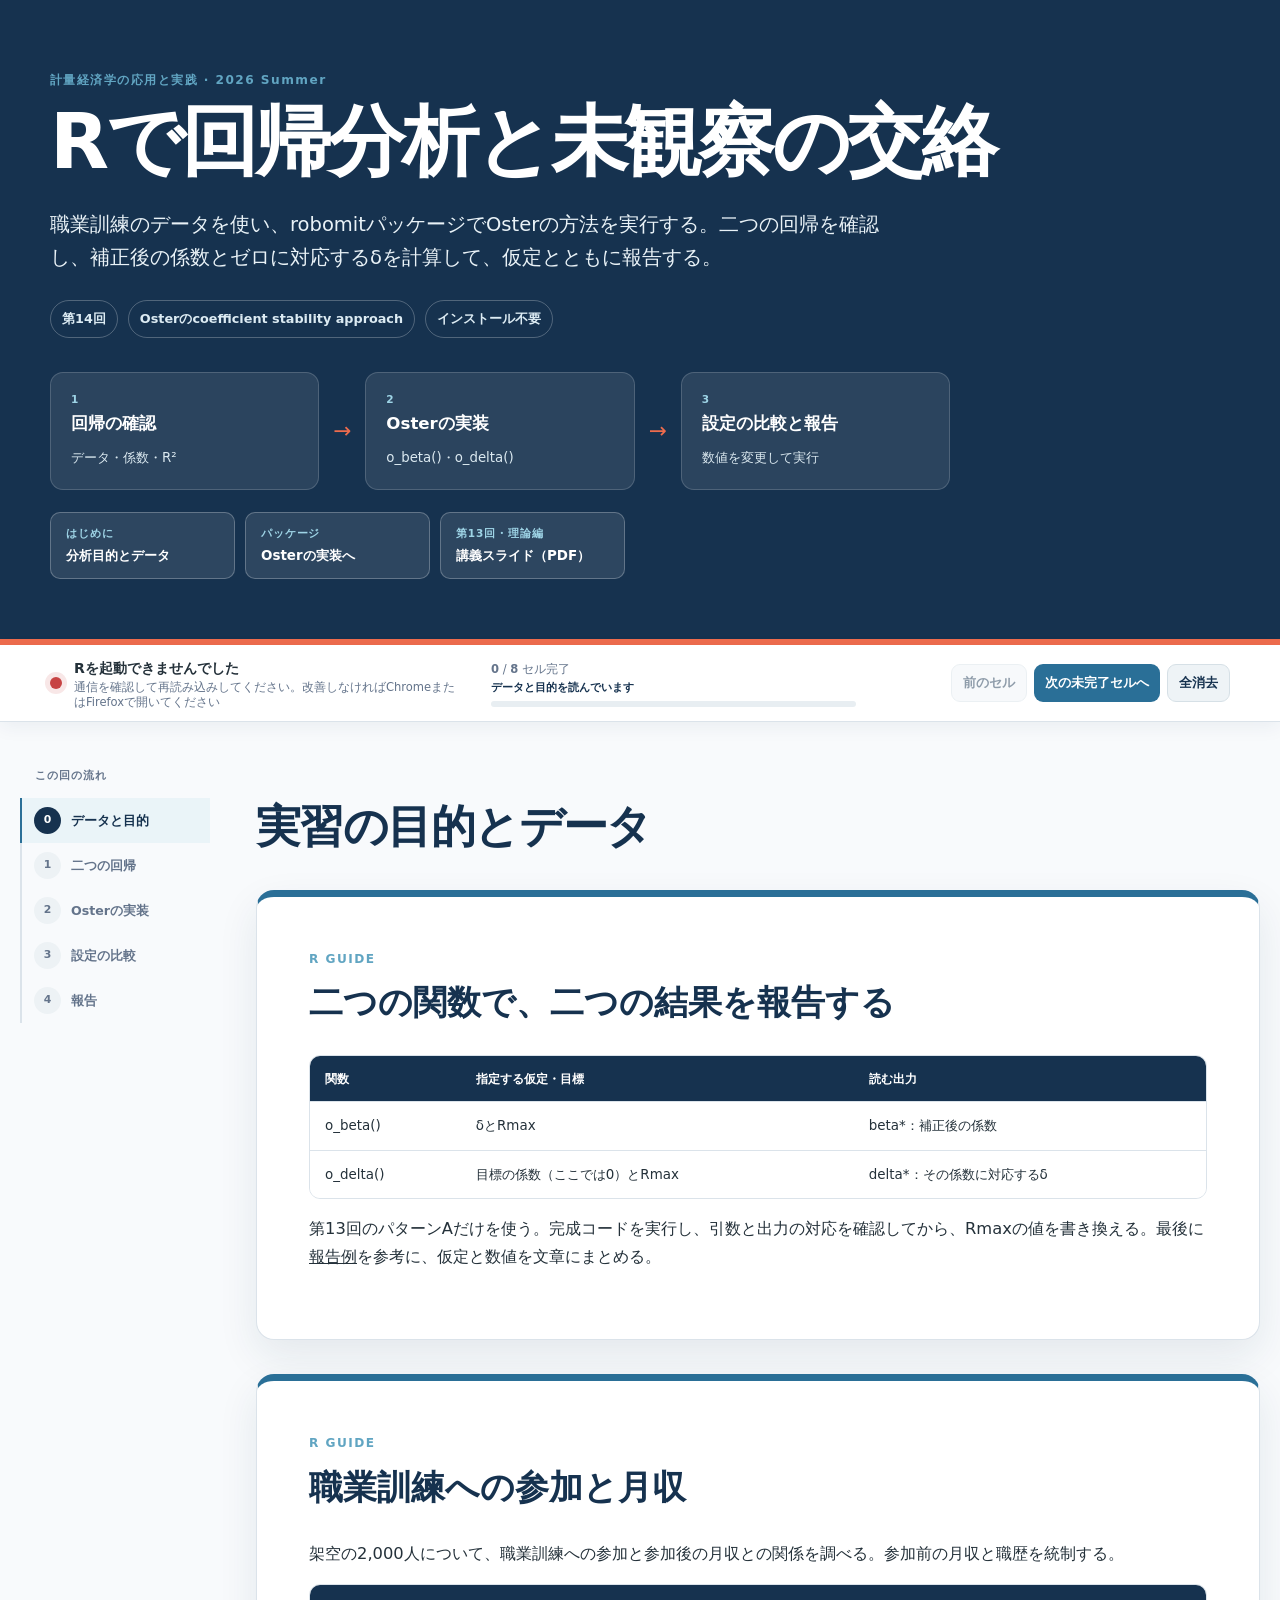
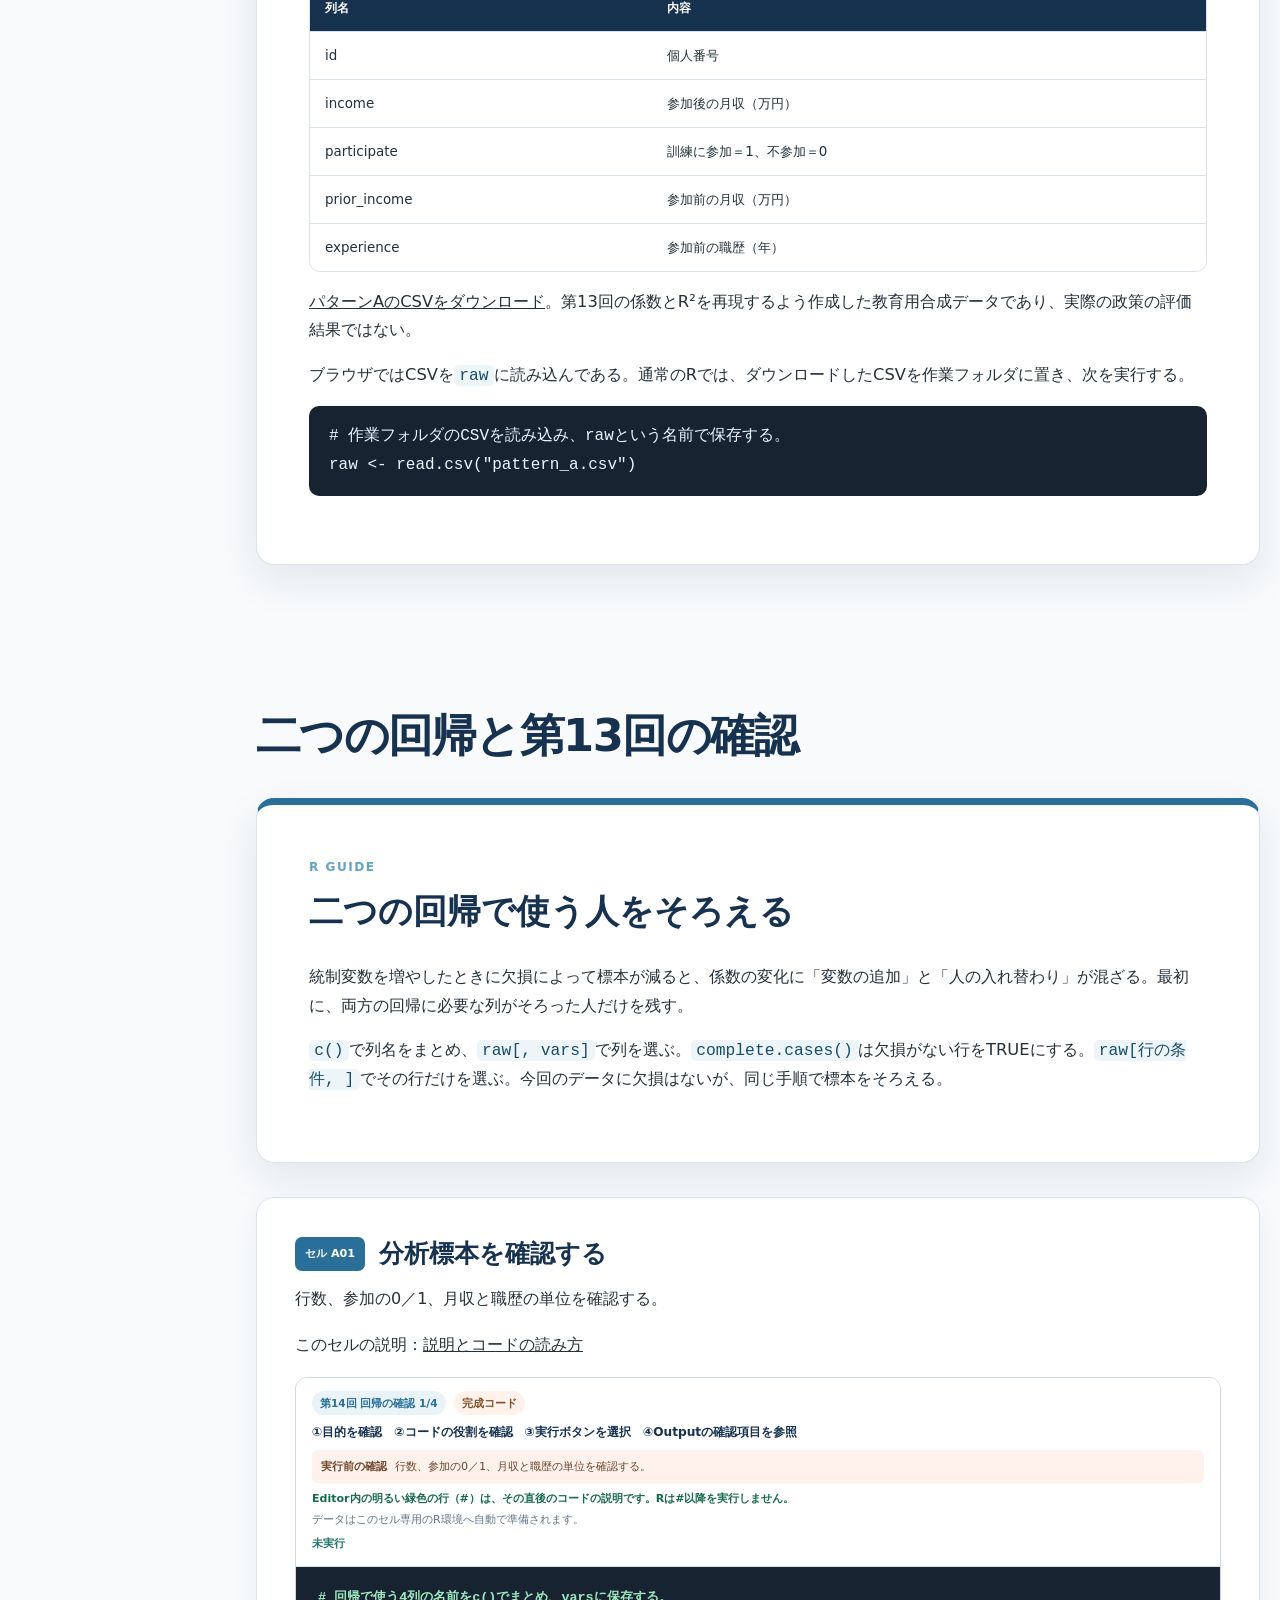
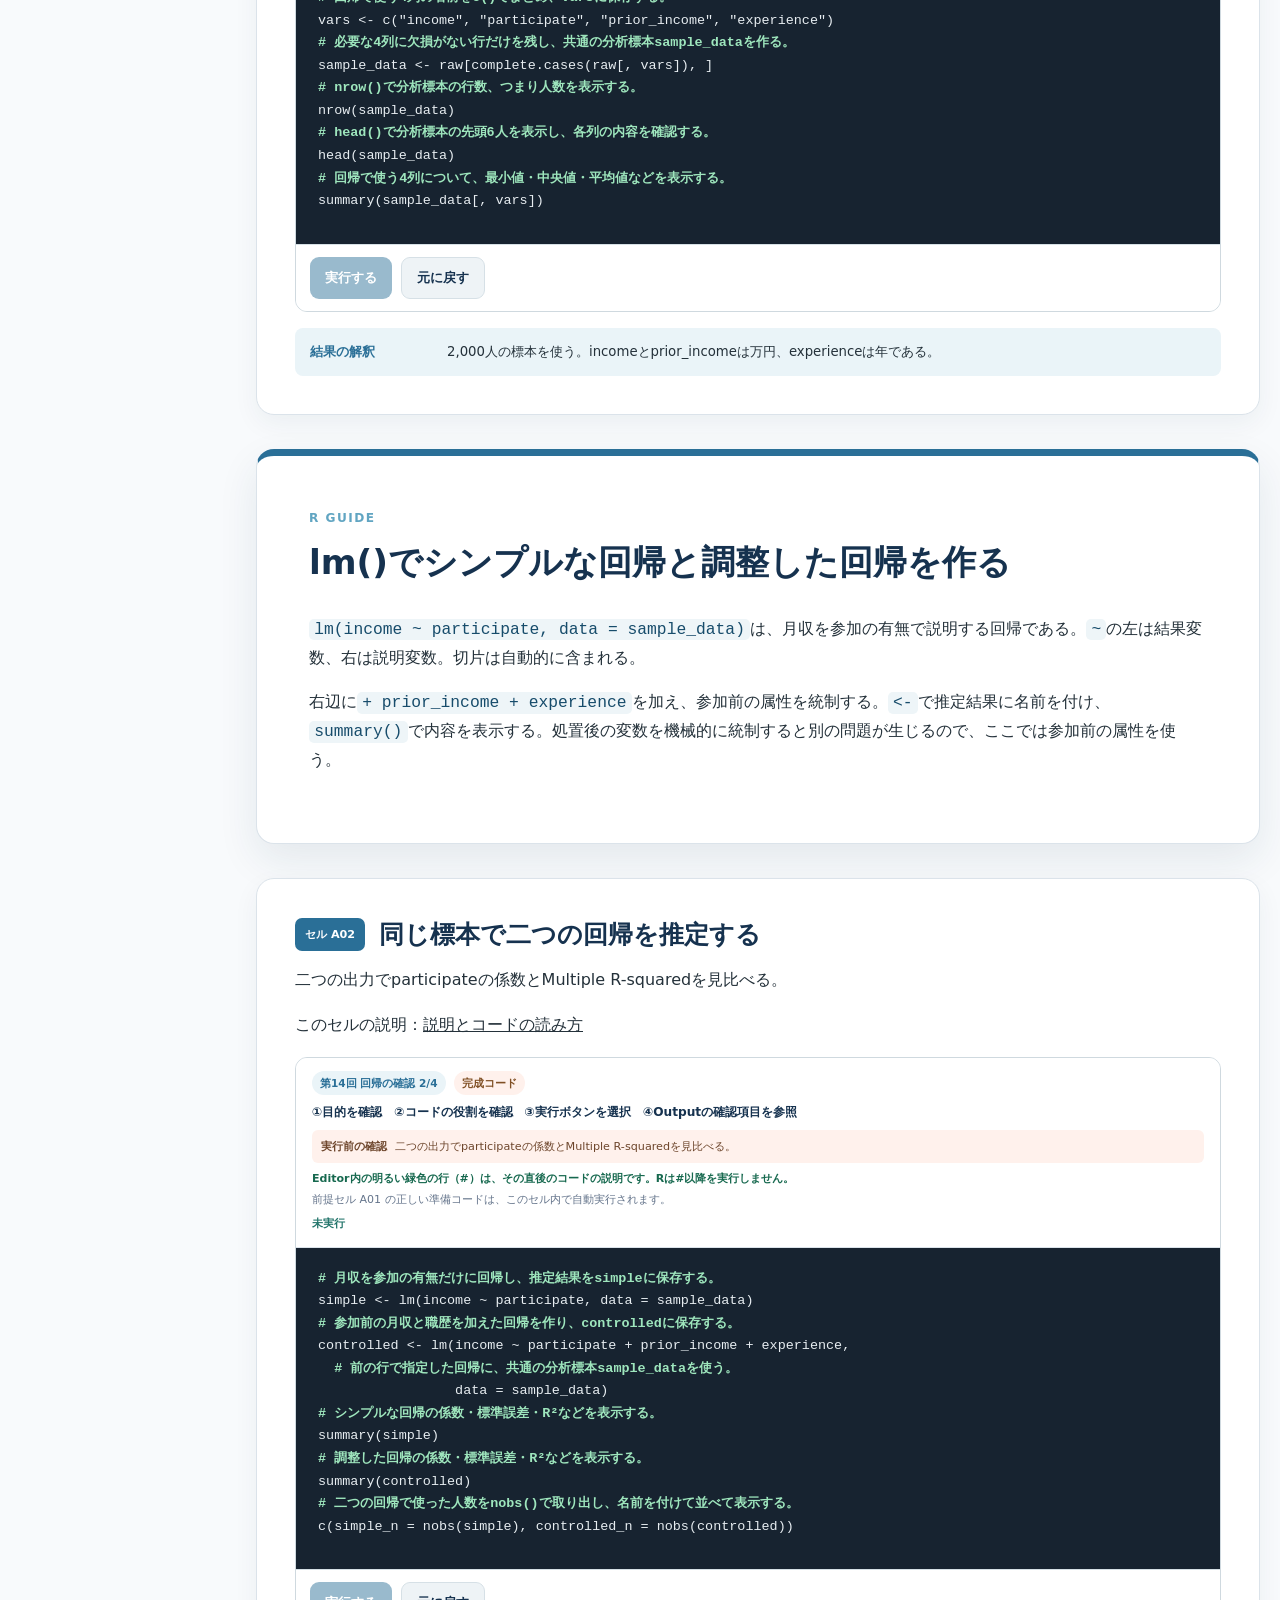
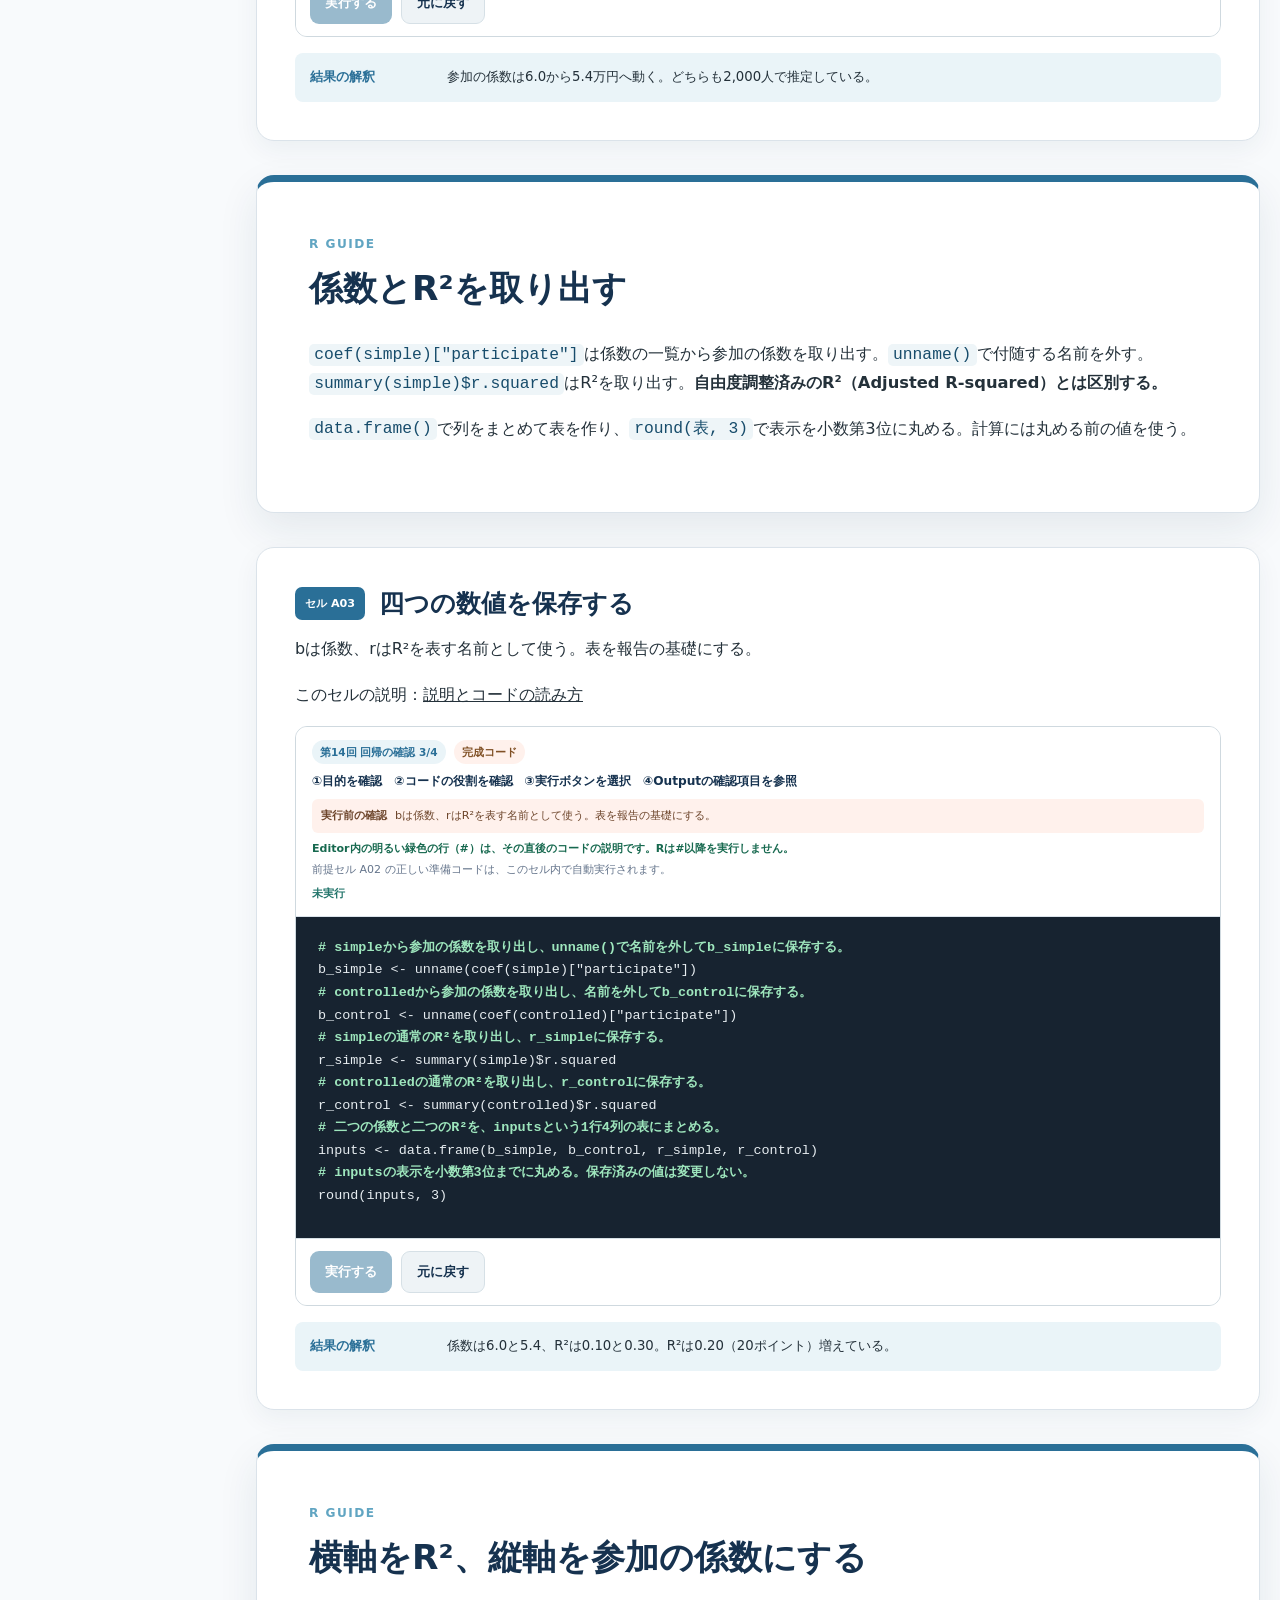
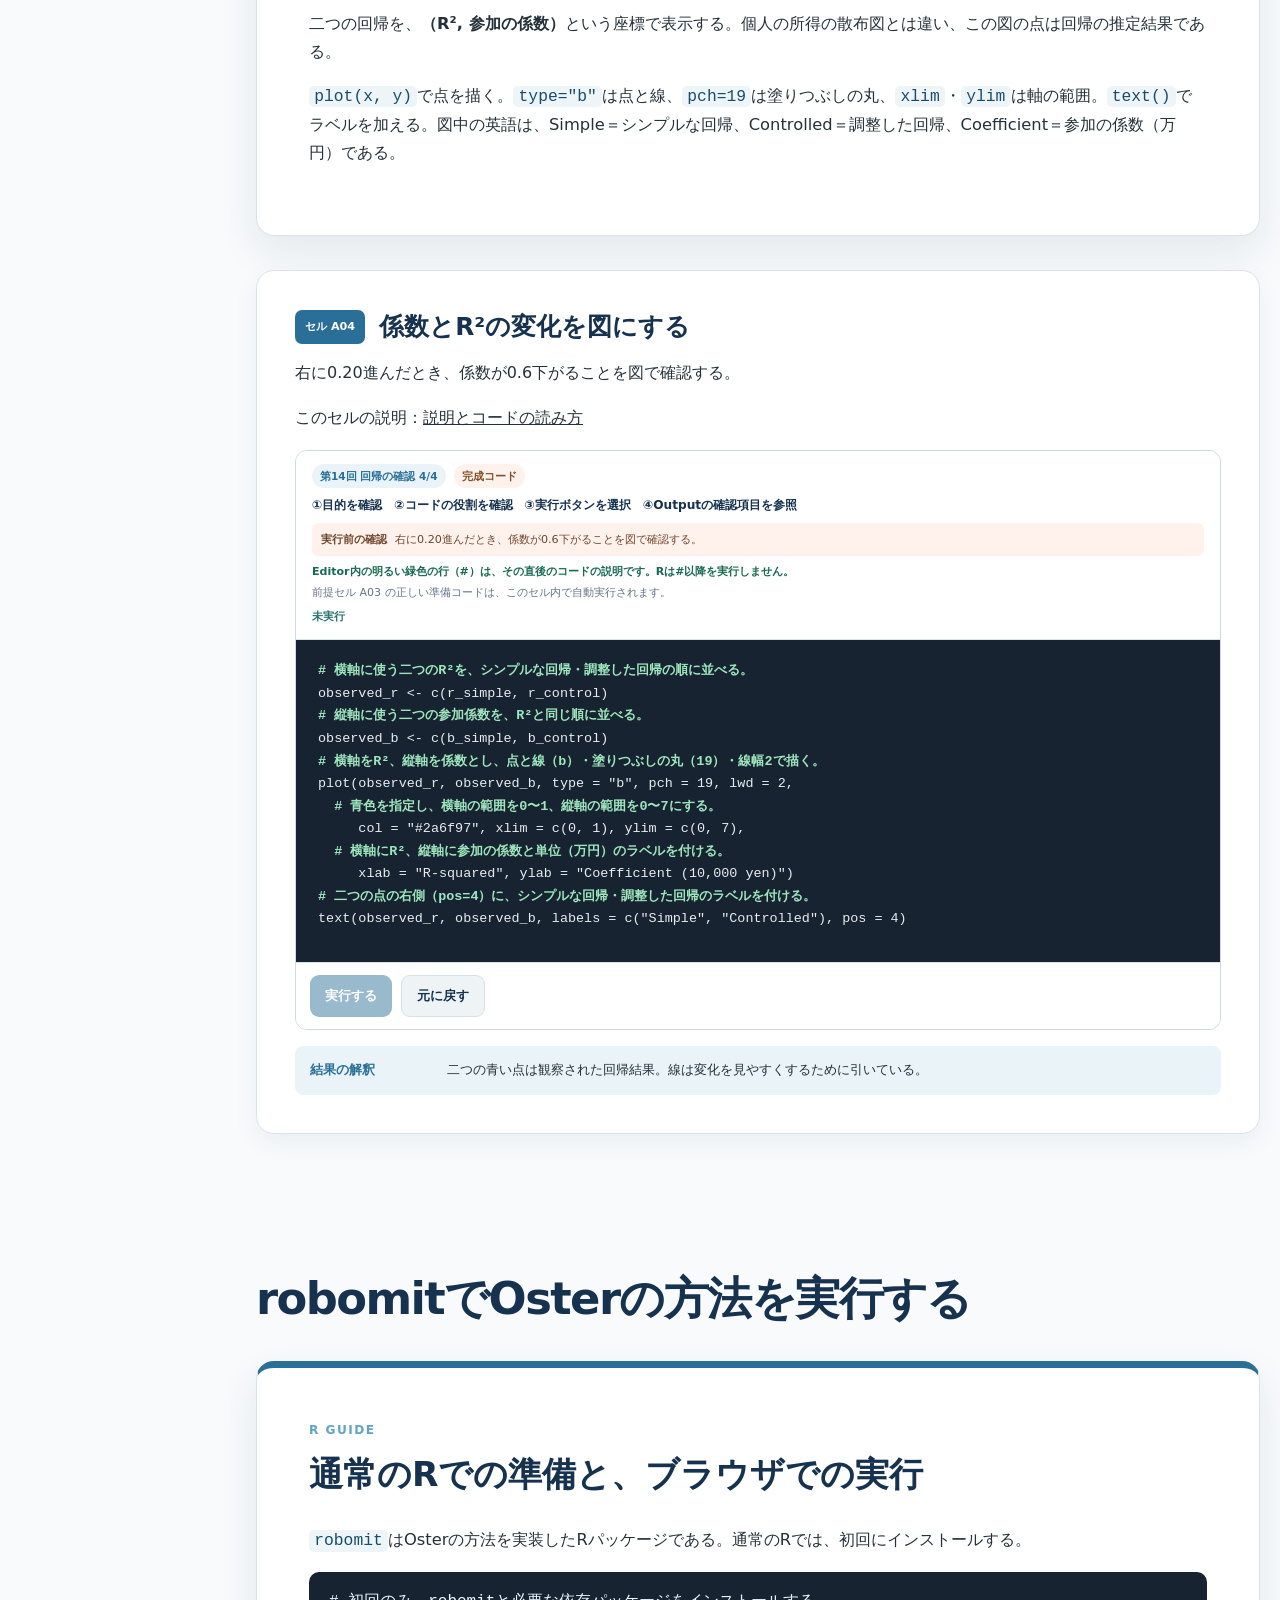
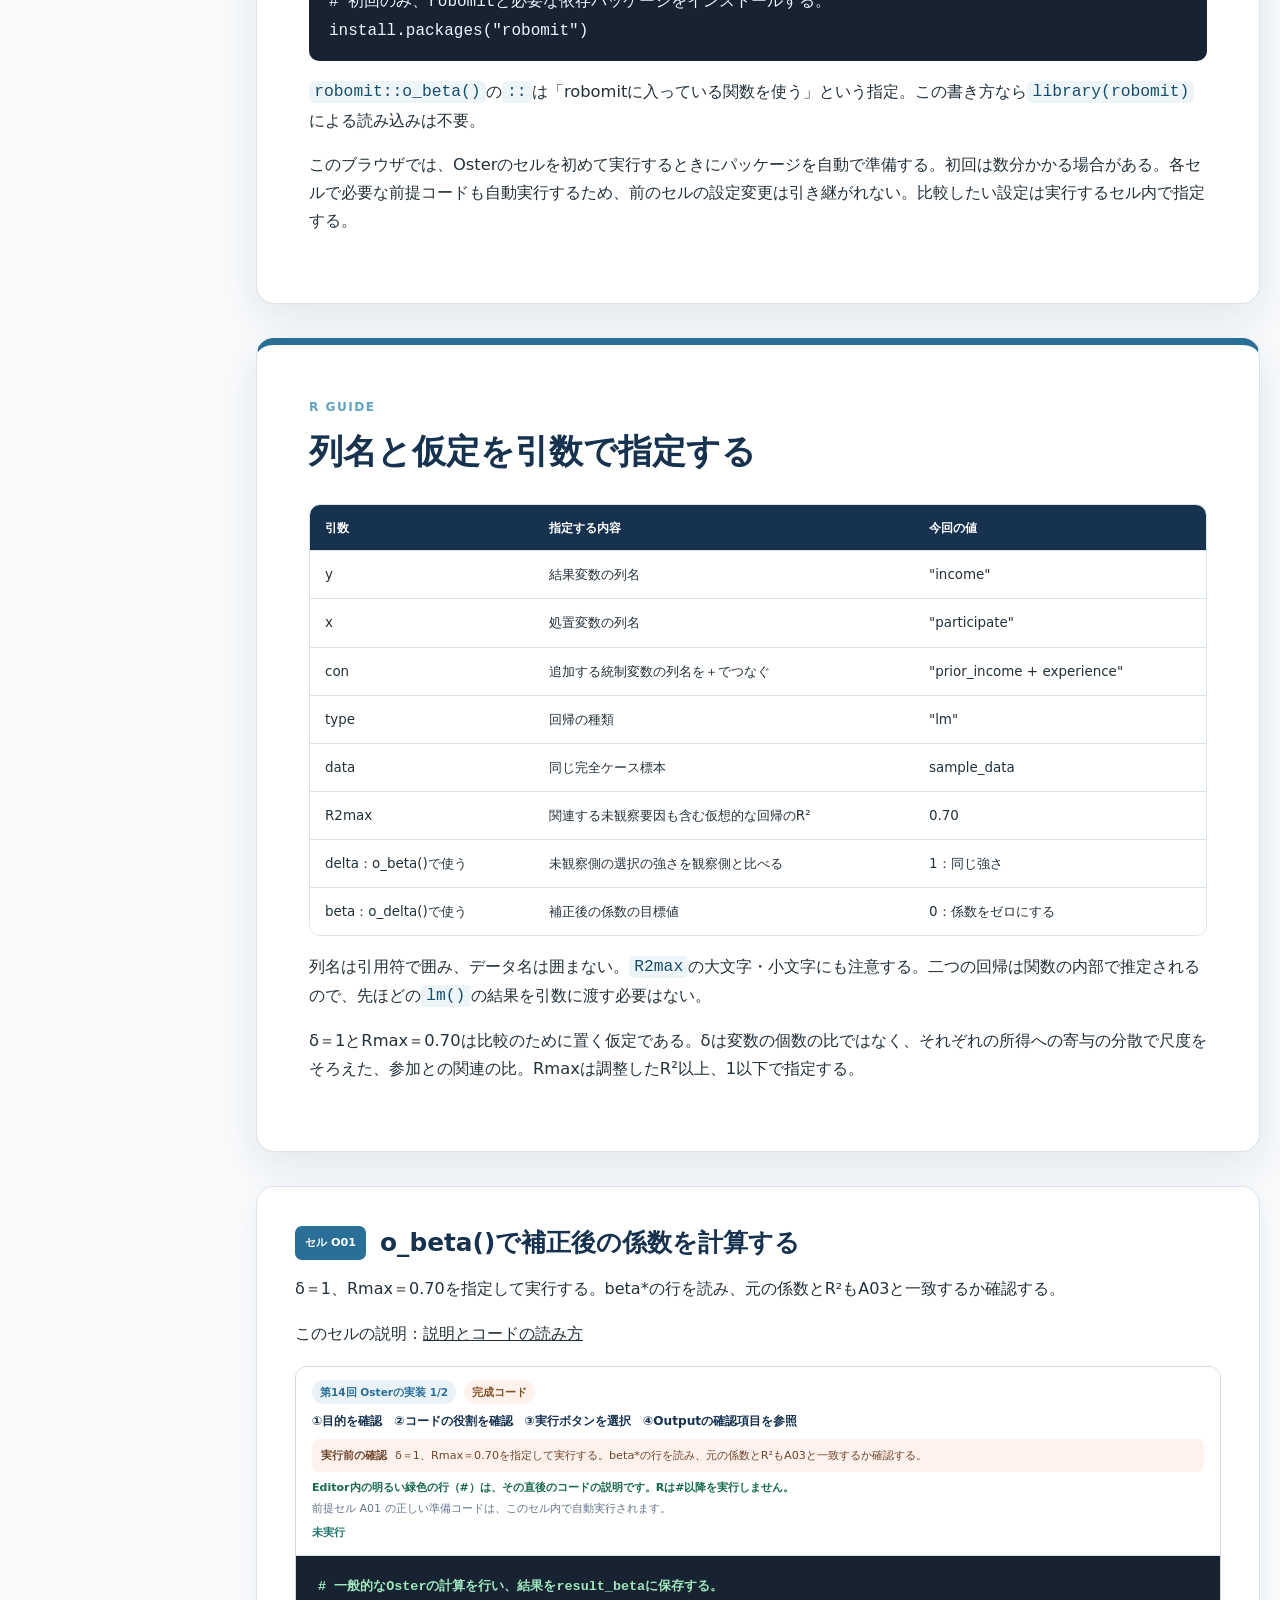
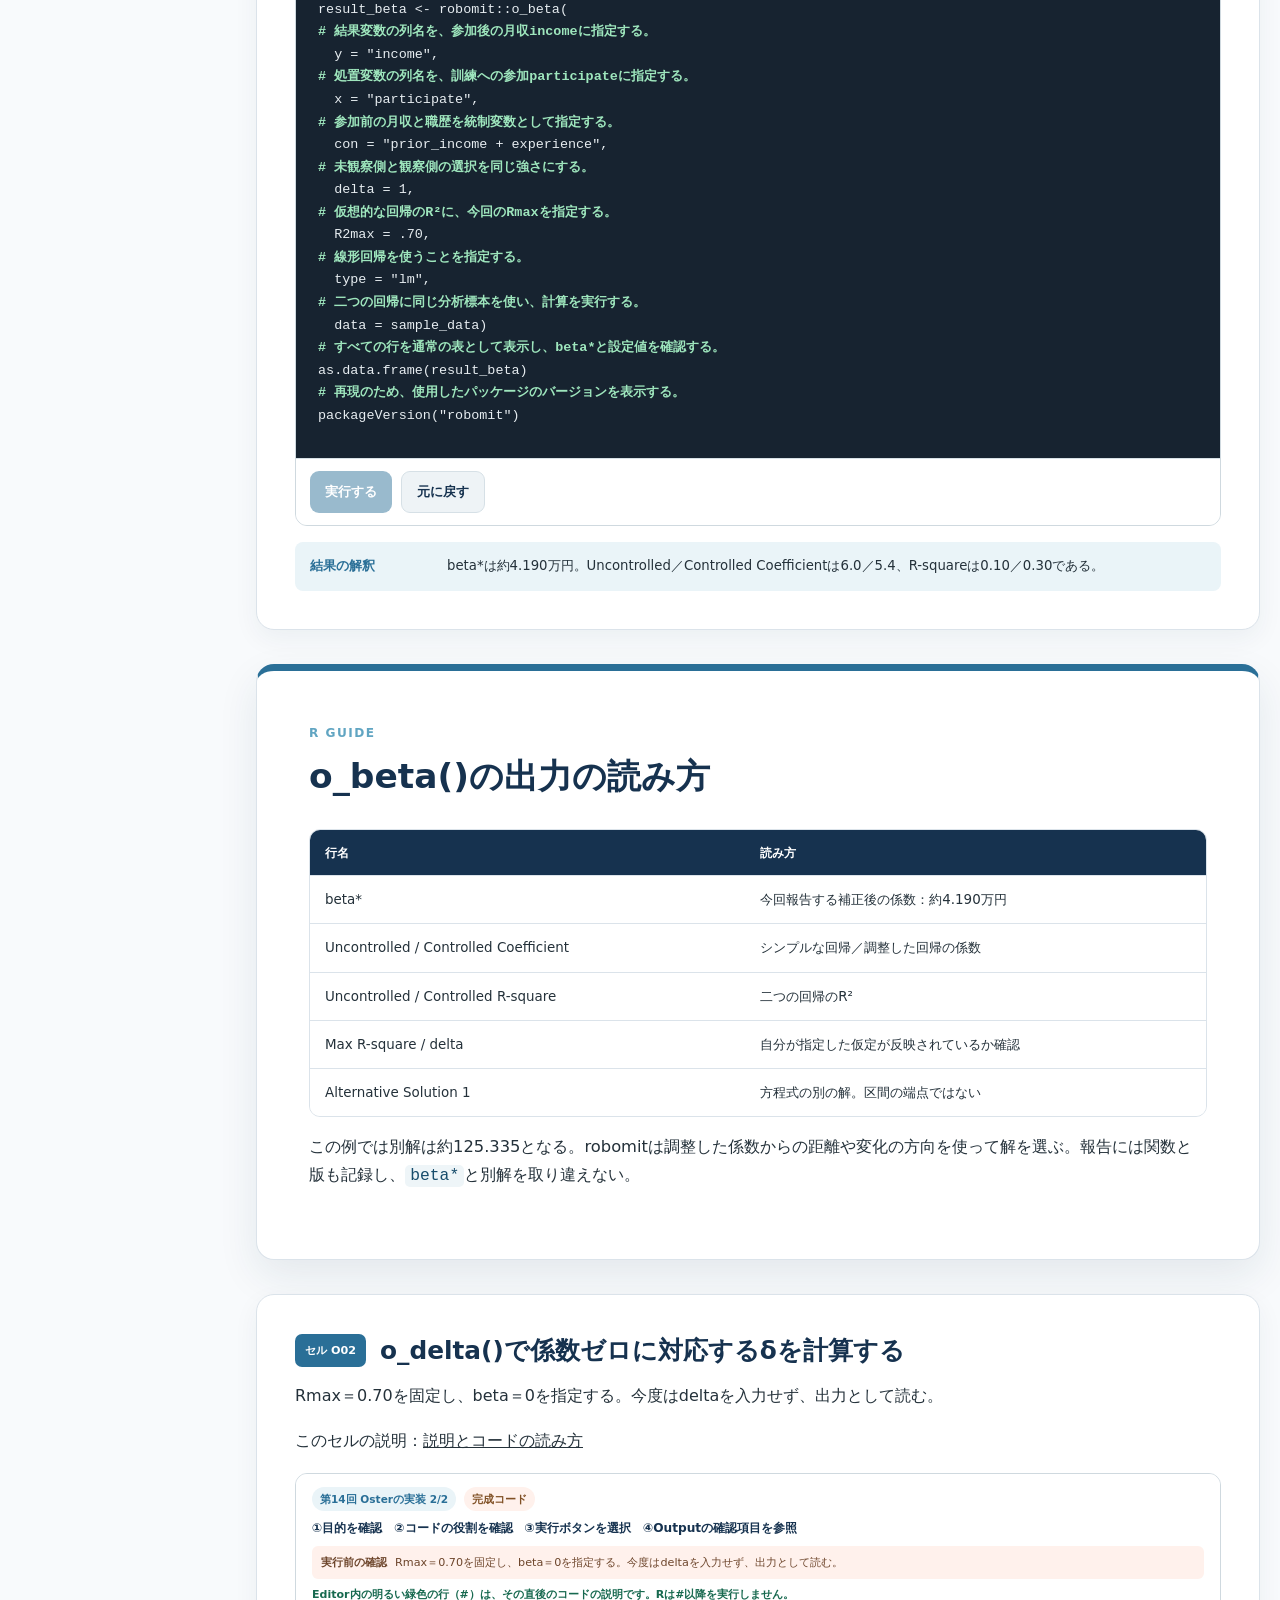
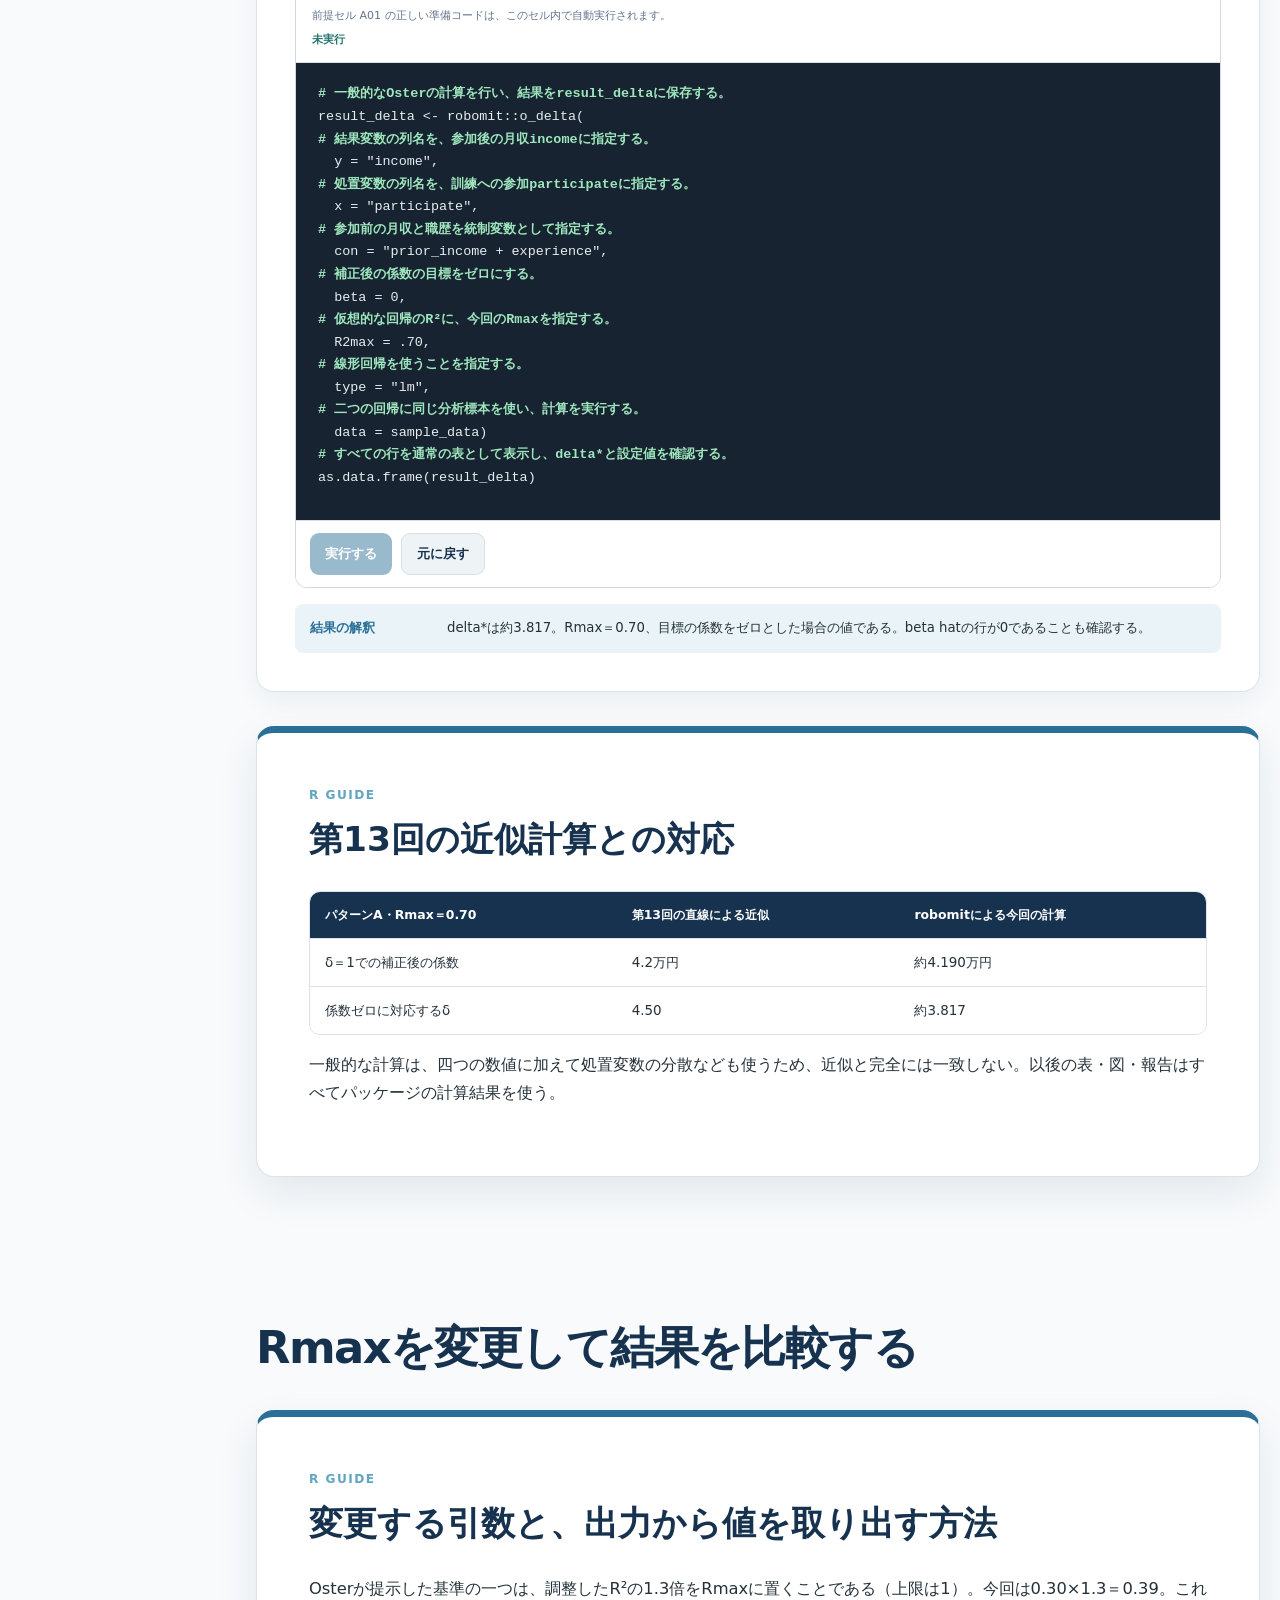
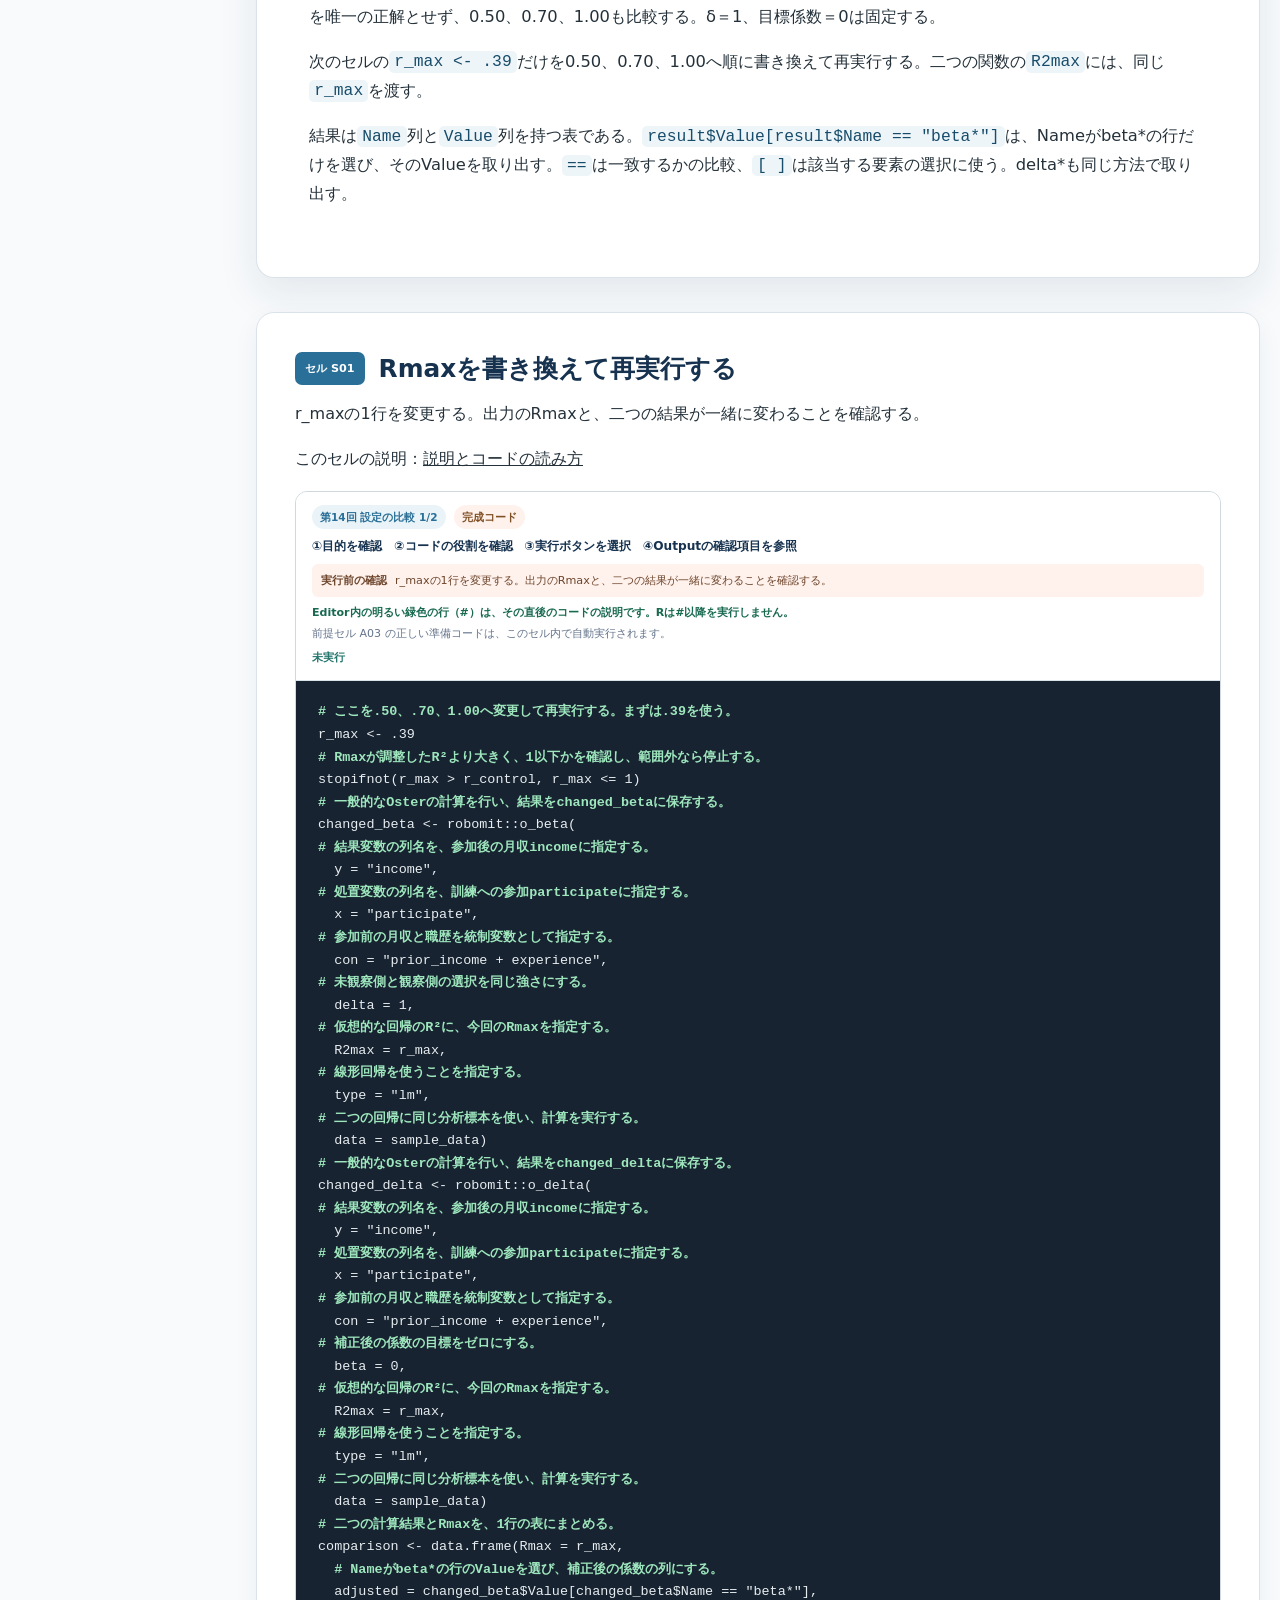
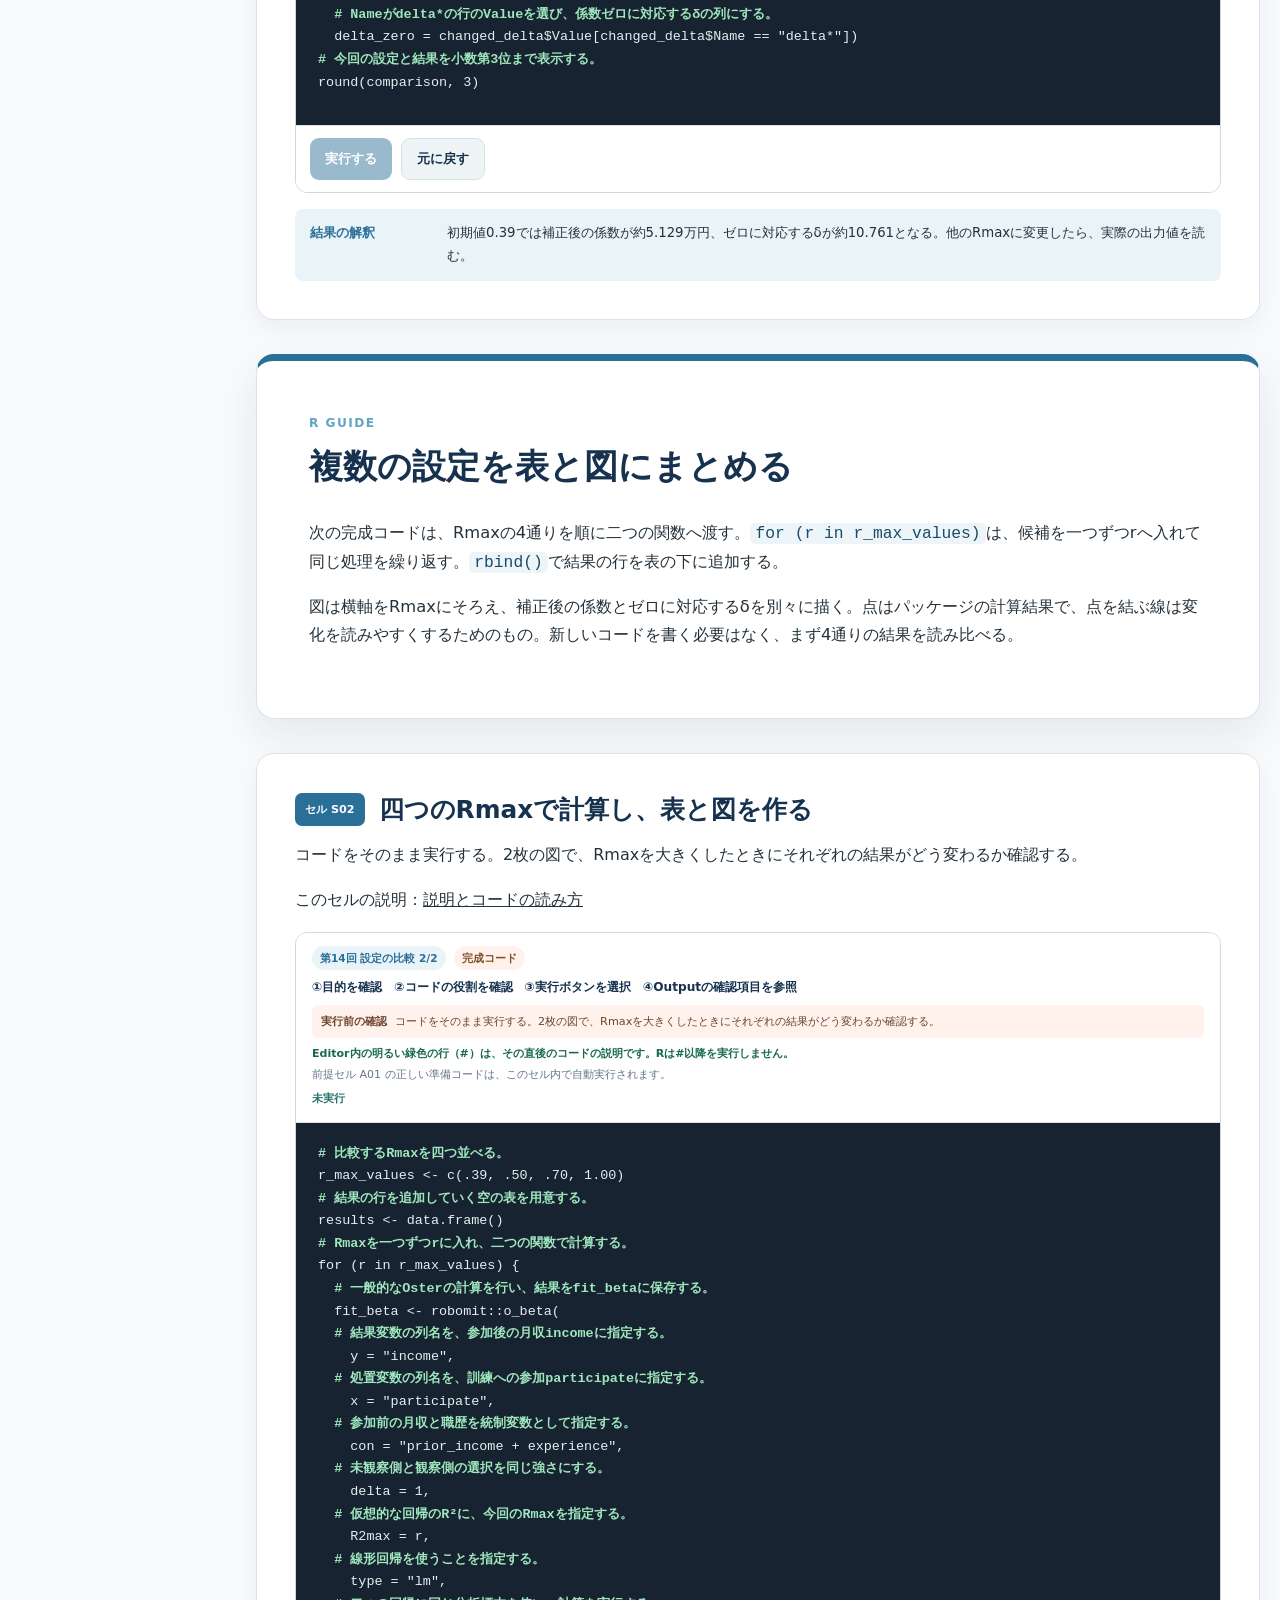
<file: oster/index.html>
<!DOCTYPE html>

<html lang="ja">
<head>
<meta charset="utf-8"/>
<meta content="width=device-width, initial-scale=1" name="viewport"/>
<meta content="Osterの係数安定性アプローチを、図・Rコード・報告文で学ぶブラウザ実習。" name="description"/>
<title>第14回｜Rで回帰分析と未観察の交絡</title>
<link href="data:image/svg+xml,%3Csvg xmlns='http://www.w3.org/2000/svg' viewBox='0 0 64 64'%3E%3Crect width='64' height='64' rx='12' fill='%2316324f'/%3E%3Ctext x='32' y='43' text-anchor='middle' font-size='34' font-family='sans-serif' font-weight='700' fill='white'%3ER%3C/text%3E%3C/svg%3E" rel="icon"/>
<link href="styles.css" rel="stylesheet"/>
</head>
<body>
<a class="skip-link" href="#main">本文へ移動</a>
<header class="hero">
<div class="hero__inner">
<p class="eyebrow">計量経済学の応用と実践 · 2026 Summer</p>
<h1>Rで回帰分析と未観察の交絡</h1>
<p class="hero__lead">職業訓練のデータを使い、robomitパッケージでOsterの方法を実行する。二つの回帰を確認し、補正後の係数とゼロに対応するδを計算して、仮定とともに報告する。</p>
<div class="hero__meta"><span>第14回</span><span>Osterのcoefficient stability approach</span><span>インストール不要</span></div>
<div aria-label="実習の流れ" class="difficulty-map"><article><span>1</span><strong>回帰の確認</strong><small>データ・係数・R²</small></article><i aria-hidden="true">→</i><article><span>2</span><strong>Osterの実装</strong><small>o_beta()・o_delta()</small></article><i aria-hidden="true">→</i><article><span>3</span><strong>設定の比較と報告</strong><small>数値を変更して実行</small></article></div>
<div aria-label="講義の開始位置" class="hero__start-actions">
<a class="hero-start-link" href="#intro"><span>はじめに</span><strong>分析目的とデータ</strong></a>
<a class="hero-start-link" href="#oster"><span>パッケージ</span><strong>Osterの実装へ</strong></a>
<a class="hero-start-link" href="https://jungoto01.github.io/econometrics-2026-summer-lab/oster/references/13_coefficient_stability_theory.pdf"><span>第13回・理論編</span><strong>講義スライド（PDF）</strong></a><button class="hero-start-link hero-start-link--resume" hidden="" id="hero-resume-button" type="button"><span>前回の記録</span><strong>続きから再開</strong></button>
</div>
</div>
</header>
<div class="runtime-bar" id="runtime-bar">
<div class="runtime-bar__inner">
<div aria-live="polite" class="runtime-status" role="status">
<span aria-hidden="true" class="status-dot status-dot--loading" id="status-dot"></span>
<div><strong id="status-title">Rを準備中</strong><span id="status-detail">初回は30秒から1分ほどかかります</span></div>
</div>
<div class="progress-block">
<span><b id="completed-count">0</b> / <b id="total-count">0</b> セル完了</span>
<strong class="current-step" id="current-step">導入を読んでいます</strong>
<div aria-valuemin="0" aria-valuenow="0" class="progress-track" id="progress-track" role="progressbar"><i id="progress-fill"></i></div>
</div>
<div class="runtime-actions">
<button class="button button--quiet" hidden="" id="resume-button" type="button">続きから</button>
<button class="button button--quiet" id="previous-step-button" type="button">前のセル</button>
<button class="button" id="next-step-button" type="button">次の未完了へ</button>
<button class="button button--quiet" id="restart-button" type="button">全消去</button>
</div>
</div>
</div>
<main id="main">
<div class="course-layout">
<nav aria-label="この回の流れ" class="flow-rail">
<p class="flow-rail__eyebrow">この回の流れ</p>
<p class="flow-rail__mobile"><span>現在地</span><strong id="flow-mobile-current">導入</strong></p>
<ol id="flow-list"><li data-flow-item="intro"><a href="#intro"><span>0</span><b class="flow-rail__text">データと目的</b></a></li><li data-flow-item="regression"><a href="#regression"><span>1</span><b class="flow-rail__text">二つの回帰</b></a></li><li data-flow-item="oster"><a href="#oster"><span>2</span><b class="flow-rail__text">Osterの実装</b></a></li><li data-flow-item="sensitivity"><a href="#sensitivity"><span>3</span><b class="flow-rail__text">設定の比較</b></a></li><li data-flow-item="summary"><a href="#summary"><span>4</span><b class="flow-rail__text">報告</b></a></li></ol>
</nav>
<div class="course-main"><section class="content-section" data-flow-section="intro" id="intro"><h2>実習の目的とデータ</h2>
<article class="concept-slide concept-slide--compact" id="report-goals"><div class="slide-kicker">R GUIDE</div><h3>二つの関数で、二つの結果を報告する</h3><div class="role-table-wrap"><table class="role-table"><thead><tr><th>関数</th><th>指定する仮定・目標</th><th>読む出力</th></tr></thead><tbody><tr><td>o_beta()</td><td>δとRmax</td><td>beta*：補正後の係数</td></tr><tr><td>o_delta()</td><td>目標の係数（ここでは0）とRmax</td><td>delta*：その係数に対応するδ</td></tr></tbody></table></div><p>第13回のパターンAだけを使う。完成コードを実行し、引数と出力の対応を確認してから、Rmaxの値を書き換える。最後に<a href="#report-example">報告例</a>を参考に、仮定と数値を文章にまとめる。</p></article>
<article class="concept-slide concept-slide--compact" id="data-guide"><div class="slide-kicker">R GUIDE</div><h3>職業訓練への参加と月収</h3><p>架空の2,000人について、職業訓練への参加と参加後の月収との関係を調べる。参加前の月収と職歴を統制する。</p><div class="role-table-wrap"><table class="role-table"><thead><tr><th>列名</th><th>内容</th></tr></thead><tbody><tr><td>id</td><td>個人番号</td></tr><tr><td>income</td><td>参加後の月収（万円）</td></tr><tr><td>participate</td><td>訓練に参加＝1、不参加＝0</td></tr><tr><td>prior_income</td><td>参加前の月収（万円）</td></tr><tr><td>experience</td><td>参加前の職歴（年）</td></tr></tbody></table></div><p><a download="" href="data/pattern_a.csv">パターンAのCSVをダウンロード</a>。第13回の係数とR²を再現するよう作成した教育用合成データであり、実際の政策の評価結果ではない。</p><p>ブラウザではCSVを<code>raw</code>に読み込んである。通常のRでは、ダウンロードしたCSVを作業フォルダに置き、次を実行する。</p><pre class="setup-code"><code># 作業フォルダのCSVを読み込み、rawという名前で保存する。
raw &lt;- read.csv("pattern_a.csv")</code></pre></article>
</section>
<section class="content-section" data-flow-section="regression" id="regression"><h2>二つの回帰と第13回の確認</h2>
<article class="concept-slide concept-slide--compact" id="sample-guide"><div class="slide-kicker">R GUIDE</div><h3>二つの回帰で使う人をそろえる</h3><p>統制変数を増やしたときに欠損によって標本が減ると、係数の変化に「変数の追加」と「人の入れ替わり」が混ざる。最初に、両方の回帰に必要な列がそろった人だけを残す。</p><p><code>c()</code>で列名をまとめ、<code>raw[, vars]</code>で列を選ぶ。<code>complete.cases()</code>は欠損がない行をTRUEにする。<code>raw[行の条件, ]</code>でその行だけを選ぶ。今回のデータに欠損はないが、同じ手順で標本をそろえる。</p></article>
<article class="lesson-card"><div class="lesson-card__heading"><span>セル A01</span><h3>分析標本を確認する</h3></div><p>行数、参加の0／1、月収と職歴の単位を確認する。</p><p class="reading-link">このセルの説明：<a href="#sample-guide">説明とコードの読み方</a></p><div class="r-cell r-cell--long" data-cell-id="A01" data-check-failure="指定したobject・設定値・図を確認してください。上の説明と各行のコメントも参照できます。" data-check-success="2,000人の標本を使う。incomeとprior_incomeは万円、experienceは年である。" data-dataset="pattern_a" data-depends-on=""><textarea aria-label="セルA01のRコード" spellcheck="false"># 回帰で使う4列の名前をc()でまとめ、varsに保存する。
vars &lt;- c("income", "participate", "prior_income", "experience")
# 必要な4列に欠損がない行だけを残し、共通の分析標本sample_dataを作る。
sample_data &lt;- raw[complete.cases(raw[, vars]), ]
# nrow()で分析標本の行数、つまり人数を表示する。
nrow(sample_data)
# head()で分析標本の先頭6人を表示し、各列の内容を確認する。
head(sample_data)
# 回帰で使う4列について、最小値・中央値・平均値などを表示する。
summary(sample_data[, vars])</textarea>
<script class="r-check" type="text/plain">nrow(sample_data) == 2000 && !anyNA(sample_data[, vars]) && identical(sample_data$id, raw$id)</script><div class="r-cell__actions"><button class="button run-button" disabled="" type="button">実行する</button><button class="button button--quiet restore-button" type="button">元に戻す</button></div><div class="r-output" hidden=""><div class="r-output__label">OUTPUT</div><pre class="check-output" hidden=""></pre><pre aria-live="polite" class="text-output"></pre><div class="plot-output"></div></div></div><div class="interpretation"><strong>結果の解釈</strong><p>2,000人の標本を使う。incomeとprior_incomeは万円、experienceは年である。</p></div></article>
<article class="concept-slide concept-slide--compact" id="lm-guide"><div class="slide-kicker">R GUIDE</div><h3>lm()でシンプルな回帰と調整した回帰を作る</h3><p><code>lm(income ~ participate, data = sample_data)</code>は、月収を参加の有無で説明する回帰である。<code>~</code>の左は結果変数、右は説明変数。切片は自動的に含まれる。</p><p>右辺に<code>+ prior_income + experience</code>を加え、参加前の属性を統制する。<code>&lt;-</code>で推定結果に名前を付け、<code>summary()</code>で内容を表示する。処置後の変数を機械的に統制すると別の問題が生じるので、ここでは参加前の属性を使う。</p></article>
<article class="lesson-card"><div class="lesson-card__heading"><span>セル A02</span><h3>同じ標本で二つの回帰を推定する</h3></div><p>二つの出力でparticipateの係数とMultiple R-squaredを見比べる。</p><p class="reading-link">このセルの説明：<a href="#lm-guide">説明とコードの読み方</a></p><div class="r-cell r-cell--long" data-cell-id="A02" data-check-failure="指定したobject・設定値・図を確認してください。上の説明と各行のコメントも参照できます。" data-check-success="参加の係数は6.0から5.4万円へ動く。どちらも2,000人で推定している。" data-dataset="pattern_a" data-depends-on="A01"><textarea aria-label="セルA02のRコード" spellcheck="false"># 月収を参加の有無だけに回帰し、推定結果をsimpleに保存する。
simple &lt;- lm(income ~ participate, data = sample_data)
# 参加前の月収と職歴を加えた回帰を作り、controlledに保存する。
controlled &lt;- lm(income ~ participate + prior_income + experience,
  # 前の行で指定した回帰に、共通の分析標本sample_dataを使う。
                 data = sample_data)
# シンプルな回帰の係数・標準誤差・R²などを表示する。
summary(simple)
# 調整した回帰の係数・標準誤差・R²などを表示する。
summary(controlled)
# 二つの回帰で使った人数をnobs()で取り出し、名前を付けて並べて表示する。
c(simple_n = nobs(simple), controlled_n = nobs(controlled))</textarea>
<script class="r-check" type="text/plain">inherits(simple, "lm") && inherits(controlled, "lm") && nobs(simple) == 2000 && identical(rownames(model.frame(simple)), rownames(model.frame(controlled))) && identical(names(coef(simple)), c("(Intercept)", "participate")) && setequal(names(coef(controlled)), c("(Intercept)", "participate", "prior_income", "experience"))</script><div class="r-cell__actions"><button class="button run-button" disabled="" type="button">実行する</button><button class="button button--quiet restore-button" type="button">元に戻す</button></div><div class="r-output" hidden=""><div class="r-output__label">OUTPUT</div><pre class="check-output" hidden=""></pre><pre aria-live="polite" class="text-output"></pre><div class="plot-output"></div></div></div><div class="interpretation"><strong>結果の解釈</strong><p>参加の係数は6.0から5.4万円へ動く。どちらも2,000人で推定している。</p></div></article>
<article class="concept-slide concept-slide--compact" id="extract-guide"><div class="slide-kicker">R GUIDE</div><h3>係数とR²を取り出す</h3><p><code>coef(simple)["participate"]</code>は係数の一覧から参加の係数を取り出す。<code>unname()</code>で付随する名前を外す。<code>summary(simple)$r.squared</code>はR²を取り出す。<strong>自由度調整済みのR²（Adjusted R-squared）とは区別する。</strong></p><p><code>data.frame()</code>で列をまとめて表を作り、<code>round(表, 3)</code>で表示を小数第3位に丸める。計算には丸める前の値を使う。</p></article>
<article class="lesson-card"><div class="lesson-card__heading"><span>セル A03</span><h3>四つの数値を保存する</h3></div><p>bは係数、rはR²を表す名前として使う。表を報告の基礎にする。</p><p class="reading-link">このセルの説明：<a href="#extract-guide">説明とコードの読み方</a></p><div class="r-cell r-cell--long" data-cell-id="A03" data-check-failure="指定したobject・設定値・図を確認してください。上の説明と各行のコメントも参照できます。" data-check-success="係数は6.0と5.4、R²は0.10と0.30。R²は0.20（20ポイント）増えている。" data-dataset="pattern_a" data-depends-on="A02"><textarea aria-label="セルA03のRコード" spellcheck="false"># simpleから参加の係数を取り出し、unname()で名前を外してb_simpleに保存する。
b_simple &lt;- unname(coef(simple)["participate"])
# controlledから参加の係数を取り出し、名前を外してb_controlに保存する。
b_control &lt;- unname(coef(controlled)["participate"])
# simpleの通常のR²を取り出し、r_simpleに保存する。
r_simple &lt;- summary(simple)$r.squared
# controlledの通常のR²を取り出し、r_controlに保存する。
r_control &lt;- summary(controlled)$r.squared
# 二つの係数と二つのR²を、inputsという1行4列の表にまとめる。
inputs &lt;- data.frame(b_simple, b_control, r_simple, r_control)
# inputsの表示を小数第3位までに丸める。保存済みの値は変更しない。
round(inputs, 3)</textarea>
<script class="r-check" type="text/plain">isTRUE(all.equal(as.numeric(inputs[1, ]), c(6, 5.4, .10, 0.3), tolerance = 1e-7))</script><div class="r-cell__actions"><button class="button run-button" disabled="" type="button">実行する</button><button class="button button--quiet restore-button" type="button">元に戻す</button></div><div class="r-output" hidden=""><div class="r-output__label">OUTPUT</div><pre class="check-output" hidden=""></pre><pre aria-live="polite" class="text-output"></pre><div class="plot-output"></div></div></div><div class="interpretation"><strong>結果の解釈</strong><p>係数は6.0と5.4、R²は0.10と0.30。R²は0.20（20ポイント）増えている。</p></div></article>
<article class="concept-slide concept-slide--compact" id="plot-guide"><div class="slide-kicker">R GUIDE</div><h3>横軸をR²、縦軸を参加の係数にする</h3><p>二つの回帰を、<strong>（R², 参加の係数）</strong>という座標で表示する。個人の所得の散布図とは違い、この図の点は回帰の推定結果である。</p><p><code>plot(x, y)</code>で点を描く。<code>type="b"</code>は点と線、<code>pch=19</code>は塗りつぶしの丸、<code>xlim</code>・<code>ylim</code>は軸の範囲。<code>text()</code>でラベルを加える。図中の英語は、Simple＝シンプルな回帰、Controlled＝調整した回帰、Coefficient＝参加の係数（万円）である。</p></article>
<article class="lesson-card"><div class="lesson-card__heading"><span>セル A04</span><h3>係数とR²の変化を図にする</h3></div><p>右に0.20進んだとき、係数が0.6下がることを図で確認する。</p><p class="reading-link">このセルの説明：<a href="#plot-guide">説明とコードの読み方</a></p><div class="r-cell r-cell--long" data-cell-id="A04" data-check-failure="指定したobject・設定値・図を確認してください。上の説明と各行のコメントも参照できます。" data-check-success="二つの青い点は観察された回帰結果。線は変化を見やすくするために引いている。" data-dataset="pattern_a" data-depends-on="A03" data-requires-plot="true"><textarea aria-label="セルA04のRコード" spellcheck="false"># 横軸に使う二つのR²を、シンプルな回帰・調整した回帰の順に並べる。
observed_r &lt;- c(r_simple, r_control)
# 縦軸に使う二つの参加係数を、R²と同じ順に並べる。
observed_b &lt;- c(b_simple, b_control)
# 横軸をR²、縦軸を係数とし、点と線（b）・塗りつぶしの丸（19）・線幅2で描く。
plot(observed_r, observed_b, type = "b", pch = 19, lwd = 2,
  # 青色を指定し、横軸の範囲を0〜1、縦軸の範囲を0〜7にする。
     col = "#2a6f97", xlim = c(0, 1), ylim = c(0, 7),
  # 横軸にR²、縦軸に参加の係数と単位（万円）のラベルを付ける。
     xlab = "R-squared", ylab = "Coefficient (10,000 yen)")
# 二つの点の右側（pos=4）に、シンプルな回帰・調整した回帰のラベルを付ける。
text(observed_r, observed_b, labels = c("Simple", "Controlled"), pos = 4)</textarea>
<script class="r-check" type="text/plain">isTRUE(all.equal(observed_r, c(.10, .30))) && isTRUE(all.equal(observed_b, c(6, 5.4)))</script><div class="r-cell__actions"><button class="button run-button" disabled="" type="button">実行する</button><button class="button button--quiet restore-button" type="button">元に戻す</button></div><div class="r-output" hidden=""><div class="r-output__label">OUTPUT</div><pre class="check-output" hidden=""></pre><pre aria-live="polite" class="text-output"></pre><div class="plot-output"></div></div></div><div class="interpretation"><strong>結果の解釈</strong><p>二つの青い点は観察された回帰結果。線は変化を見やすくするために引いている。</p></div></article>
</section>
<section class="content-section" data-flow-section="oster" id="oster"><h2>robomitでOsterの方法を実行する</h2>
<article class="concept-slide concept-slide--compact" id="package-guide"><div class="slide-kicker">R GUIDE</div><h3>通常のRでの準備と、ブラウザでの実行</h3><p><code>robomit</code>はOsterの方法を実装したRパッケージである。通常のRでは、初回にインストールする。</p><pre class="setup-code"><code># 初回のみ、robomitと必要な依存パッケージをインストールする。
install.packages("robomit")</code></pre><p><code>robomit::o_beta()</code>の<code>::</code>は「robomitに入っている関数を使う」という指定。この書き方なら<code>library(robomit)</code>による読み込みは不要。</p><p>このブラウザでは、Osterのセルを初めて実行するときにパッケージを自動で準備する。初回は数分かかる場合がある。各セルで必要な前提コードも自動実行するため、前のセルの設定変更は引き継がれない。比較したい設定は実行するセル内で指定する。</p></article>
<article class="concept-slide concept-slide--compact" id="arguments-guide"><div class="slide-kicker">R GUIDE</div><h3>列名と仮定を引数で指定する</h3><div class="role-table-wrap"><table class="role-table"><thead><tr><th>引数</th><th>指定する内容</th><th>今回の値</th></tr></thead><tbody><tr><td>y</td><td>結果変数の列名</td><td>"income"</td></tr><tr><td>x</td><td>処置変数の列名</td><td>"participate"</td></tr><tr><td>con</td><td>追加する統制変数の列名を＋でつなぐ</td><td>"prior_income + experience"</td></tr><tr><td>type</td><td>回帰の種類</td><td>"lm"</td></tr><tr><td>data</td><td>同じ完全ケース標本</td><td>sample_data</td></tr><tr><td>R2max</td><td>関連する未観察要因も含む仮想的な回帰のR²</td><td>0.70</td></tr><tr><td>delta：o_beta()で使う</td><td>未観察側の選択の強さを観察側と比べる</td><td>1：同じ強さ</td></tr><tr><td>beta：o_delta()で使う</td><td>補正後の係数の目標値</td><td>0：係数をゼロにする</td></tr></tbody></table></div><p>列名は引用符で囲み、データ名は囲まない。<code>R2max</code>の大文字・小文字にも注意する。二つの回帰は関数の内部で推定されるので、先ほどの<code>lm()</code>の結果を引数に渡す必要はない。</p><p>δ＝1とRmax＝0.70は比較のために置く仮定である。δは変数の個数の比ではなく、それぞれの所得への寄与の分散で尺度をそろえた、参加との関連の比。Rmaxは調整したR²以上、1以下で指定する。</p></article>
<article class="lesson-card"><div class="lesson-card__heading"><span>セル O01</span><h3>o_beta()で補正後の係数を計算する</h3></div><p>δ＝1、Rmax＝0.70を指定して実行する。beta*の行を読み、元の係数とR²もA03と一致するか確認する。</p><p class="reading-link">このセルの説明：<a href="#arguments-guide">説明とコードの読み方</a></p><div class="r-cell r-cell--long" data-cell-id="O01" data-check-failure="設定値と関数の引数、保存する結果の名前を確認してください。" data-check-success="計算結果を確認しました。指定した設定値と出力の対応を読んでください。" data-dataset="pattern_a" data-depends-on="A01" data-package="robomit"><textarea aria-label="セルO01のRコード" spellcheck="false"># 一般的なOsterの計算を行い、結果をresult_betaに保存する。
result_beta &lt;- robomit::o_beta(
# 結果変数の列名を、参加後の月収incomeに指定する。
  y = "income",
# 処置変数の列名を、訓練への参加participateに指定する。
  x = "participate",
# 参加前の月収と職歴を統制変数として指定する。
  con = "prior_income + experience",
# 未観察側と観察側の選択を同じ強さにする。
  delta = 1,
# 仮想的な回帰のR²に、今回のRmaxを指定する。
  R2max = .70,
# 線形回帰を使うことを指定する。
  type = "lm",
# 二つの回帰に同じ分析標本を使い、計算を実行する。
  data = sample_data)
# すべての行を通常の表として表示し、beta*と設定値を確認する。
as.data.frame(result_beta)
# 再現のため、使用したパッケージのバージョンを表示する。
packageVersion("robomit")</textarea>
<script class="r-check" type="text/plain">abs(result_beta$Value[result_beta$Name == "beta*"] - 4.189970) < 1e-5 && result_beta$Value[result_beta$Name == "delta"] == 1 && result_beta$Value[result_beta$Name == "Max R-square"] == .70</script><div class="r-cell__actions"><button class="button run-button" disabled="" type="button">実行する</button><button class="button button--quiet restore-button" type="button">元に戻す</button></div><div class="r-output" hidden=""><div class="r-output__label">OUTPUT</div><pre class="check-output" hidden=""></pre><pre aria-live="polite" class="text-output"></pre><div class="plot-output"></div></div></div><div class="interpretation"><strong>結果の解釈</strong><p>beta*は約4.190万円。Uncontrolled／Controlled Coefficientは6.0／5.4、R-squareは0.10／0.30である。</p></div></article>
<article class="concept-slide concept-slide--compact" id="beta-output"><div class="slide-kicker">R GUIDE</div><h3>o_beta()の出力の読み方</h3><div class="role-table-wrap"><table class="role-table"><thead><tr><th>行名</th><th>読み方</th></tr></thead><tbody><tr><td>beta*</td><td>今回報告する補正後の係数：約4.190万円</td></tr><tr><td>Uncontrolled / Controlled Coefficient</td><td>シンプルな回帰／調整した回帰の係数</td></tr><tr><td>Uncontrolled / Controlled R-square</td><td>二つの回帰のR²</td></tr><tr><td>Max R-square / delta</td><td>自分が指定した仮定が反映されているか確認</td></tr><tr><td>Alternative Solution 1</td><td>方程式の別の解。区間の端点ではない</td></tr></tbody></table></div><p>この例では別解は約125.335となる。robomitは調整した係数からの距離や変化の方向を使って解を選ぶ。報告には関数と版も記録し、<code>beta*</code>と別解を取り違えない。</p></article>
<article class="lesson-card"><div class="lesson-card__heading"><span>セル O02</span><h3>o_delta()で係数ゼロに対応するδを計算する</h3></div><p>Rmax＝0.70を固定し、beta＝0を指定する。今度はdeltaを入力せず、出力として読む。</p><p class="reading-link">このセルの説明：<a href="#arguments-guide">説明とコードの読み方</a></p><div class="r-cell r-cell--long" data-cell-id="O02" data-check-failure="設定値と関数の引数、保存する結果の名前を確認してください。" data-check-success="計算結果を確認しました。指定した設定値と出力の対応を読んでください。" data-dataset="pattern_a" data-depends-on="A01" data-package="robomit"><textarea aria-label="セルO02のRコード" spellcheck="false"># 一般的なOsterの計算を行い、結果をresult_deltaに保存する。
result_delta &lt;- robomit::o_delta(
# 結果変数の列名を、参加後の月収incomeに指定する。
  y = "income",
# 処置変数の列名を、訓練への参加participateに指定する。
  x = "participate",
# 参加前の月収と職歴を統制変数として指定する。
  con = "prior_income + experience",
# 補正後の係数の目標をゼロにする。
  beta = 0,
# 仮想的な回帰のR²に、今回のRmaxを指定する。
  R2max = .70,
# 線形回帰を使うことを指定する。
  type = "lm",
# 二つの回帰に同じ分析標本を使い、計算を実行する。
  data = sample_data)
# すべての行を通常の表として表示し、delta*と設定値を確認する。
as.data.frame(result_delta)</textarea>
<script class="r-check" type="text/plain">abs(result_delta$Value[result_delta$Name == "delta*"] - 3.816657) < 1e-5 && result_delta$Value[result_delta$Name == "beta hat"] == 0 && result_delta$Value[result_delta$Name == "Max R-square"] == .70</script><div class="r-cell__actions"><button class="button run-button" disabled="" type="button">実行する</button><button class="button button--quiet restore-button" type="button">元に戻す</button></div><div class="r-output" hidden=""><div class="r-output__label">OUTPUT</div><pre class="check-output" hidden=""></pre><pre aria-live="polite" class="text-output"></pre><div class="plot-output"></div></div></div><div class="interpretation"><strong>結果の解釈</strong><p>delta*は約3.817。Rmax＝0.70、目標の係数をゼロとした場合の値である。beta hatの行が0であることも確認する。</p></div></article>
<article class="concept-slide concept-slide--compact" id="theory-connection"><div class="slide-kicker">R GUIDE</div><h3>第13回の近似計算との対応</h3><div class="role-table-wrap"><table class="role-table"><thead><tr><th>パターンA・Rmax＝0.70</th><th>第13回の直線による近似</th><th>robomitによる今回の計算</th></tr></thead><tbody><tr><td>δ＝1での補正後の係数</td><td>4.2万円</td><td>約4.190万円</td></tr><tr><td>係数ゼロに対応するδ</td><td>4.50</td><td>約3.817</td></tr></tbody></table></div><p>一般的な計算は、四つの数値に加えて処置変数の分散なども使うため、近似と完全には一致しない。以後の表・図・報告はすべてパッケージの計算結果を使う。</p></article>
</section>
<section class="content-section" data-flow-section="sensitivity" id="sensitivity"><h2>Rmaxを変更して結果を比較する</h2>
<article class="concept-slide concept-slide--compact" id="change-guide"><div class="slide-kicker">R GUIDE</div><h3>変更する引数と、出力から値を取り出す方法</h3><p>Osterが提示した基準の一つは、調整したR²の1.3倍をRmaxに置くことである（上限は1）。今回は0.30×1.3＝0.39。これを唯一の正解とせず、0.50、0.70、1.00も比較する。δ＝1、目標係数＝0は固定する。</p><p>次のセルの<code>r_max &lt;- .39</code>だけを0.50、0.70、1.00へ順に書き換えて再実行する。二つの関数の<code>R2max</code>には、同じ<code>r_max</code>を渡す。</p><p>結果は<code>Name</code>列と<code>Value</code>列を持つ表である。<code>result$Value[result$Name == "beta*"]</code>は、Nameがbeta*の行だけを選び、そのValueを取り出す。<code>==</code>は一致するかの比較、<code>[ ]</code>は該当する要素の選択に使う。delta*も同じ方法で取り出す。</p></article>
<article class="lesson-card"><div class="lesson-card__heading"><span>セル S01</span><h3>Rmaxを書き換えて再実行する</h3></div><p>r_maxの1行を変更する。出力のRmaxと、二つの結果が一緒に変わることを確認する。</p><p class="reading-link">このセルの説明：<a href="#change-guide">説明とコードの読み方</a></p><div class="r-cell r-cell--long" data-cell-id="S01" data-check-failure="設定値と関数の引数、保存する結果の名前を確認してください。" data-check-success="計算結果を確認しました。指定した設定値と出力の対応を読んでください。" data-dataset="pattern_a" data-depends-on="A03" data-package="robomit"><textarea aria-label="セルS01のRコード" spellcheck="false"># ここを.50、.70、1.00へ変更して再実行する。まずは.39を使う。
r_max &lt;- .39
# Rmaxが調整したR²より大きく、1以下かを確認し、範囲外なら停止する。
stopifnot(r_max &gt; r_control, r_max &lt;= 1)
# 一般的なOsterの計算を行い、結果をchanged_betaに保存する。
changed_beta &lt;- robomit::o_beta(
# 結果変数の列名を、参加後の月収incomeに指定する。
  y = "income",
# 処置変数の列名を、訓練への参加participateに指定する。
  x = "participate",
# 参加前の月収と職歴を統制変数として指定する。
  con = "prior_income + experience",
# 未観察側と観察側の選択を同じ強さにする。
  delta = 1,
# 仮想的な回帰のR²に、今回のRmaxを指定する。
  R2max = r_max,
# 線形回帰を使うことを指定する。
  type = "lm",
# 二つの回帰に同じ分析標本を使い、計算を実行する。
  data = sample_data)
# 一般的なOsterの計算を行い、結果をchanged_deltaに保存する。
changed_delta &lt;- robomit::o_delta(
# 結果変数の列名を、参加後の月収incomeに指定する。
  y = "income",
# 処置変数の列名を、訓練への参加participateに指定する。
  x = "participate",
# 参加前の月収と職歴を統制変数として指定する。
  con = "prior_income + experience",
# 補正後の係数の目標をゼロにする。
  beta = 0,
# 仮想的な回帰のR²に、今回のRmaxを指定する。
  R2max = r_max,
# 線形回帰を使うことを指定する。
  type = "lm",
# 二つの回帰に同じ分析標本を使い、計算を実行する。
  data = sample_data)
# 二つの計算結果とRmaxを、1行の表にまとめる。
comparison &lt;- data.frame(Rmax = r_max,
  # Nameがbeta*の行のValueを選び、補正後の係数の列にする。
  adjusted = changed_beta$Value[changed_beta$Name == "beta*"],
  # Nameがdelta*の行のValueを選び、係数ゼロに対応するδの列にする。
  delta_zero = changed_delta$Value[changed_delta$Name == "delta*"])
# 今回の設定と結果を小数第3位まで表示する。
round(comparison, 3)</textarea>
<script class="r-check" type="text/plain">nrow(comparison) == 1 && r_max > r_control && r_max <= 1 && comparison$Rmax == r_max && changed_beta$Value[changed_beta$Name == "Max R-square"] == r_max && changed_delta$Value[changed_delta$Name == "Max R-square"] == r_max && changed_beta$Value[changed_beta$Name == "delta"] == 1 && changed_delta$Value[changed_delta$Name == "beta hat"] == 0 && isTRUE(all.equal(comparison$adjusted, changed_beta$Value[changed_beta$Name == "beta*"])) && isTRUE(all.equal(comparison$delta_zero, changed_delta$Value[changed_delta$Name == "delta*"]))</script><div class="r-cell__actions"><button class="button run-button" disabled="" type="button">実行する</button><button class="button button--quiet restore-button" type="button">元に戻す</button></div><div class="r-output" hidden=""><div class="r-output__label">OUTPUT</div><pre class="check-output" hidden=""></pre><pre aria-live="polite" class="text-output"></pre><div class="plot-output"></div></div></div><div class="interpretation"><strong>結果の解釈</strong><p>初期値0.39では補正後の係数が約5.129万円、ゼロに対応するδが約10.761となる。他のRmaxに変更したら、実際の出力値を読む。</p></div></article>
<article class="concept-slide concept-slide--compact" id="repeat-guide"><div class="slide-kicker">R GUIDE</div><h3>複数の設定を表と図にまとめる</h3><p>次の完成コードは、Rmaxの4通りを順に二つの関数へ渡す。<code>for (r in r_max_values)</code>は、候補を一つずつrへ入れて同じ処理を繰り返す。<code>rbind()</code>で結果の行を表の下に追加する。</p><p>図は横軸をRmaxにそろえ、補正後の係数とゼロに対応するδを別々に描く。点はパッケージの計算結果で、点を結ぶ線は変化を読みやすくするためのもの。新しいコードを書く必要はなく、まず4通りの結果を読み比べる。</p></article>
<article class="lesson-card"><div class="lesson-card__heading"><span>セル S02</span><h3>四つのRmaxで計算し、表と図を作る</h3></div><p>コードをそのまま実行する。2枚の図で、Rmaxを大きくしたときにそれぞれの結果がどう変わるか確認する。</p><p class="reading-link">このセルの説明：<a href="#repeat-guide">説明とコードの読み方</a></p><div class="r-cell r-cell--long" data-cell-id="S02" data-check-failure="設定値と関数の引数、保存する結果の名前を確認してください。" data-check-success="計算結果を確認しました。指定した設定値と出力の対応を読んでください。" data-dataset="pattern_a" data-depends-on="A01" data-min-plots="2" data-package="robomit" data-requires-plot="true"><textarea aria-label="セルS02のRコード" spellcheck="false"># 比較するRmaxを四つ並べる。
r_max_values &lt;- c(.39, .50, .70, 1.00)
# 結果の行を追加していく空の表を用意する。
results &lt;- data.frame()
# Rmaxを一つずつrに入れ、二つの関数で計算する。
for (r in r_max_values) {
  # 一般的なOsterの計算を行い、結果をfit_betaに保存する。
  fit_beta &lt;- robomit::o_beta(
  # 結果変数の列名を、参加後の月収incomeに指定する。
    y = "income",
  # 処置変数の列名を、訓練への参加participateに指定する。
    x = "participate",
  # 参加前の月収と職歴を統制変数として指定する。
    con = "prior_income + experience",
  # 未観察側と観察側の選択を同じ強さにする。
    delta = 1,
  # 仮想的な回帰のR²に、今回のRmaxを指定する。
    R2max = r,
  # 線形回帰を使うことを指定する。
    type = "lm",
  # 二つの回帰に同じ分析標本を使い、計算を実行する。
    data = sample_data)
  # 一般的なOsterの計算を行い、結果をfit_deltaに保存する。
  fit_delta &lt;- robomit::o_delta(
  # 結果変数の列名を、参加後の月収incomeに指定する。
    y = "income",
  # 処置変数の列名を、訓練への参加participateに指定する。
    x = "participate",
  # 参加前の月収と職歴を統制変数として指定する。
    con = "prior_income + experience",
  # 補正後の係数の目標をゼロにする。
    beta = 0,
  # 仮想的な回帰のR²に、今回のRmaxを指定する。
    R2max = r,
  # 線形回帰を使うことを指定する。
    type = "lm",
  # 二つの回帰に同じ分析標本を使い、計算を実行する。
    data = sample_data)
  # 今回のRmaxと二つの結果を、1行の表にする。
  result_row &lt;- data.frame(Rmax = r,
    # beta*の行から、補正後の係数を取り出す。
    adjusted = fit_beta$Value[fit_beta$Name == "beta*"],
    # delta*の行から、係数ゼロに対応するδを取り出す。
    delta_zero = fit_delta$Value[fit_delta$Name == "delta*"])
  # 今回の1行を、これまでの結果の表に追加する。
  results &lt;- rbind(results, result_row)
# このRmaxでの処理を終え、次の値があれば繰り返す。
}
# 四つの設定と結果を小数第3位まで表示する。
round(results, 3)
# 横軸をRmax、縦軸を補正後の係数として、青い点と線で描く。
plot(results$Rmax, results$adjusted, type = "b", pch = 19, col = "#2a6f97",
  # 横軸と縦軸に名前を付け、係数の単位が万円であることを示す。
  xlab = "Rmax", ylab = "Adjusted coefficient (10,000 yen)",
  # 係数ゼロも表示範囲に含める。
  ylim = c(0, 6))
# 係数ゼロの位置に灰色の破線を引く。
abline(h = 0, lty = 2, col = "gray50")
# 別の図で、横軸をRmax、縦軸をゼロに対応するδにする。
plot(results$Rmax, results$delta_zero, type = "b", pch = 19, col = "#ee6c4d",
  # 軸名を付け、δの表示範囲に0を含める。
  xlab = "Rmax", ylab = "delta for beta = 0", ylim = c(0, 12))
# 選択の強さの比較基準となるδ=1の位置に、灰色の破線を引く。
abline(h = 1, lty = 2, col = "gray50")</textarea>
<script class="r-check" type="text/plain">nrow(results) == 4 && max(abs(results$Rmax - c(.39,.50,.70,1))) < 1e-8 && max(abs(results$adjusted - c(5.128905,4.796649,4.189970,3.273760))) < 1e-5 && max(abs(results$delta_zero - c(10.761241,6.539223,3.816657,2.349412))) < 1e-5</script><div class="r-cell__actions"><button class="button run-button" disabled="" type="button">実行する</button><button class="button button--quiet restore-button" type="button">元に戻す</button></div><div class="r-output" hidden=""><div class="r-output__label">OUTPUT</div><pre class="check-output" hidden=""></pre><pre aria-live="polite" class="text-output"></pre><div class="plot-output"></div></div></div><div class="interpretation"><strong>結果の解釈</strong><p>Rmaxを0.39から1.00へ変えると、補正後の係数は約5.129から3.274万円、ゼロに対応するδは約10.761から2.349へ変わる。いずれも指定したモデルと仮定のもとでの結果である。</p></div></article>
</section>
<section class="content-section" data-flow-section="summary" id="summary"><h2>計算方法・仮定・結果を報告する</h2>
<article class="concept-slide concept-slide--compact" id="report-example"><div class="slide-kicker">R GUIDE</div><h3>パターンAの報告例</h3><blockquote class="report-example">教育用の職業訓練データ2,000人について、参加後の月収（万円）を参加の有無に回帰した。同じ標本で参加前の月収と職歴を追加すると、参加の係数は6.0から5.4へ、R²は0.10から0.30へ変化した。<br/><br/>robomit 1.0.7のo_beta()を用い、δ＝1、Rmax＝0.70と設定した補正後の係数は約4.190万円だった。同じδでRmaxを0.39、0.50、0.70、1.00とすると、約5.129、4.797、4.190、3.274万円となった。<br/><br/>o_delta()で目標係数を0、Rmaxを0.70と指定すると、対応するδは約3.817だった。<br/><br/>δ＝1は比較の基準として、Rmaxは複数の想定で比較した。これらはデータで確認された事実ではない。参加前の所得と職歴だけで意欲などを十分に捉えられるかは検討が必要であり、指定した仮定のもとでの感度分析として解釈する。</blockquote><p>実証研究では、観察属性の情報量や結果の測定について、設定の根拠を説明する。パッケージの版は自分が使ったものを記録する。一般的な計算では、係数をゼロにするδと符号が保たれる範囲は同じ問いとは限らないため、δが1より大きいことだけで因果効果の符号を断定しない。</p></article>
<article class="concept-slide concept-slide--compact" id="report-task"><div class="slide-kicker">WRITING</div><h3>変更した設定と結果を報告する</h3><p>S01で自分が指定したRmaxを一つ選び、使用したデータ・回帰・関数・δ・Rmaxと、補正後の係数、係数ゼロに対応するδを文章で報告する。S02の他の設定との比較を加える。</p><p>Rmaxは練習用の設定であること、その値を置く根拠として実際の研究なら何を確認する必要があるかも記す。文章は自動採点しない。</p><label for="report-notes"><strong>報告メモ（このブラウザに自動保存）</strong></label><textarea class="report-notes" id="report-notes" placeholder="対象と回帰：
四つの数値：
補正後の係数と仮定：
ゼロになるδと固定したRmax：
設定の根拠・限界：" rows="12"></textarea><div class="report-actions"><button class="button" id="download-report" type="button">メモをテキストで保存</button><span aria-live="polite" id="report-save-status" role="status"></span></div><p>メモは送信されない。端末を変更する前にテキストで保存する。</p></article>
<article class="concept-slide concept-slide--compact" id="references"><div class="slide-kicker">SOURCES</div><h3>参考資料</h3><ul><li><a href="https://jungoto01.github.io/econometrics-2026-summer-lab/oster/references/13_coefficient_stability_theory.pdf">第13回：回帰分析と未観察の交絡 理論編（PDF）</a></li><li><a href="https://doi.org/10.1080/07350015.2016.1227711">Oster (2019), Unobservable Selection and Coefficient Stability: Theory and Evidence</a>（<a href="https://emilyoster.net/wp-content/uploads/UnobservableSelectionandCoefficientStabilityTheoryandEvidence.pdf">著者公開版</a>）</li><li><a href="https://cran.r-universe.dev/robomit/doc/manual.html">robomitの公式マニュアル</a>：o_beta、o_delta</li><li><a href="https://github.com/cran/robomit/blob/master/R/robomit_functions.R">robomitの公開ソース</a>：計算と解の選択</li><li><a href="https://arxiv.org/abs/2208.00552">Masten and Poirier, The Effect of Omitted Variables on the Sign of Regression Coefficients</a></li><li><a href="https://docs.r-wasm.org/webr/latest/">webR公式資料</a></li></ul><p>教材データの生成方法と実行検証の手順は、作成者用READMEに記録している。</p></article>
</section></div></div></main><footer class="site-footer">計量経済学の応用と実践 · 第14回 · Coefficient stability browser lab</footer><script src="app.js" type="module"></script></body></html>
</file>
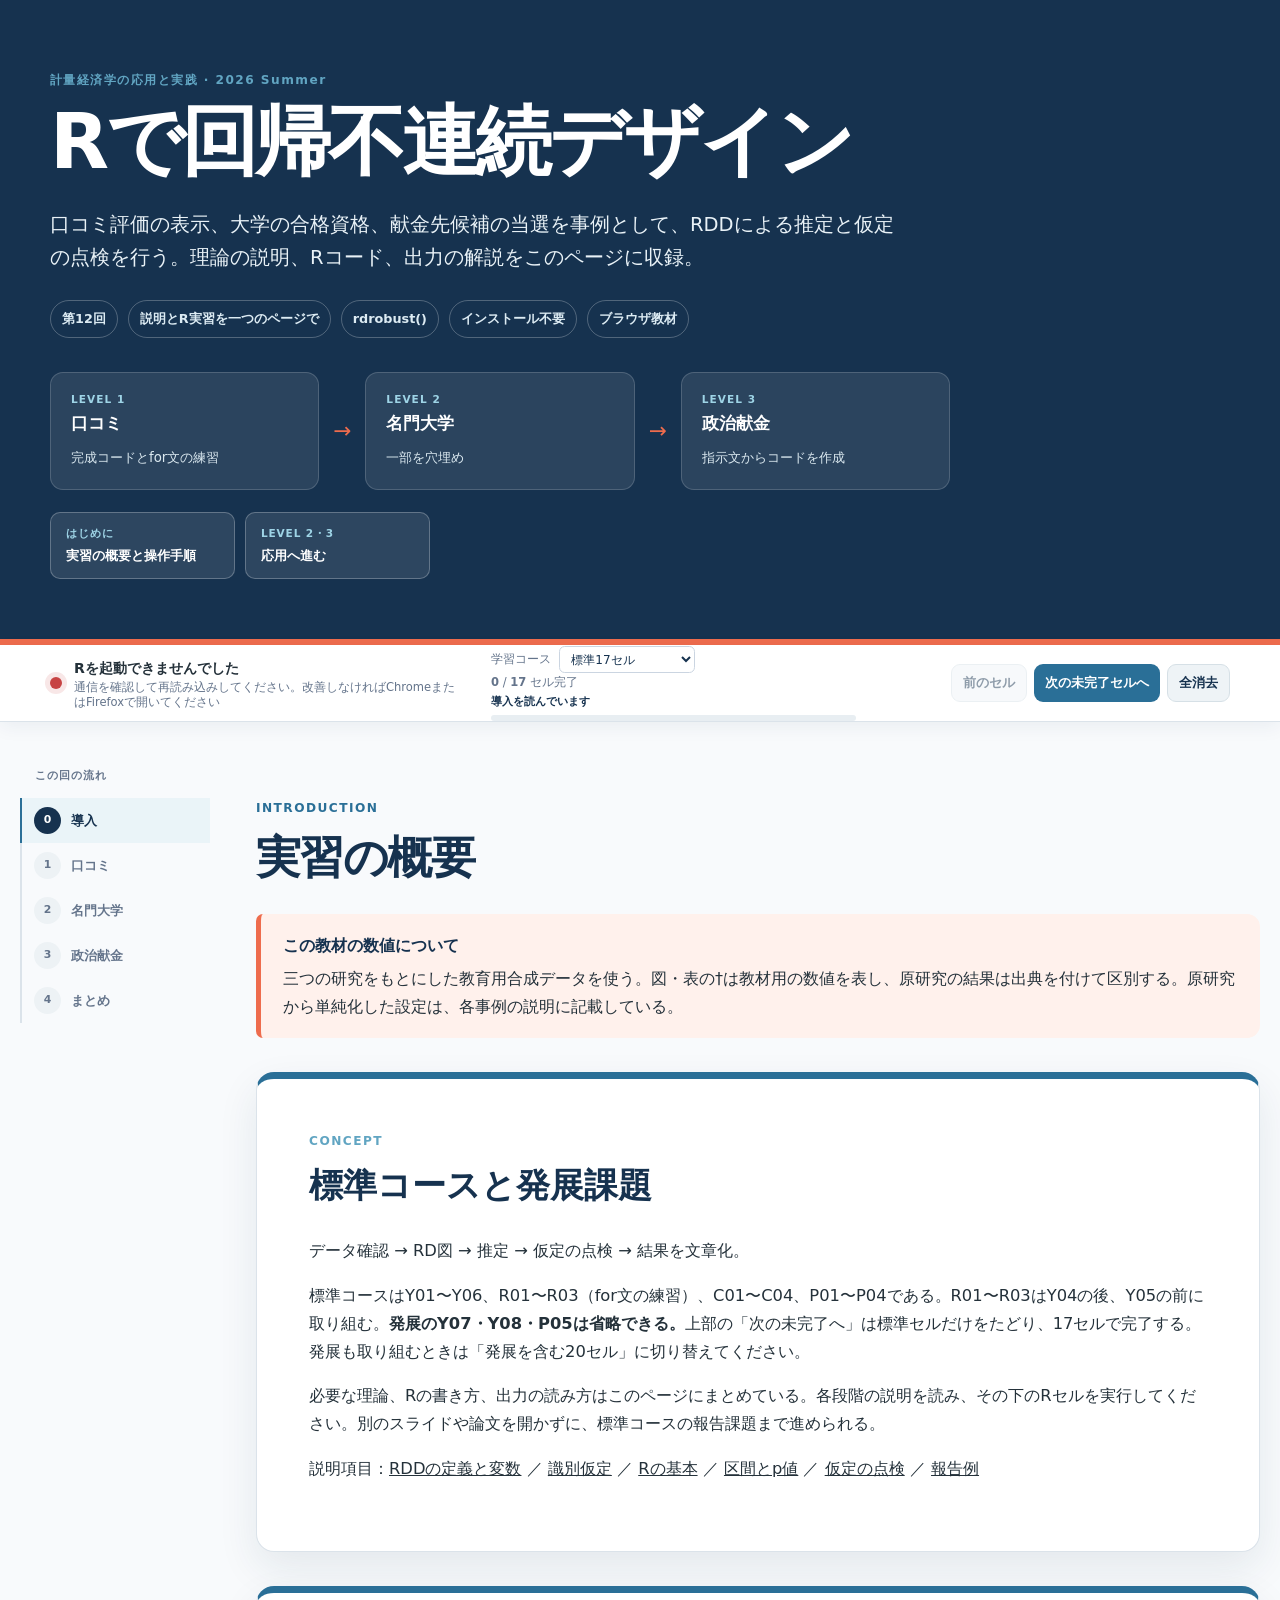
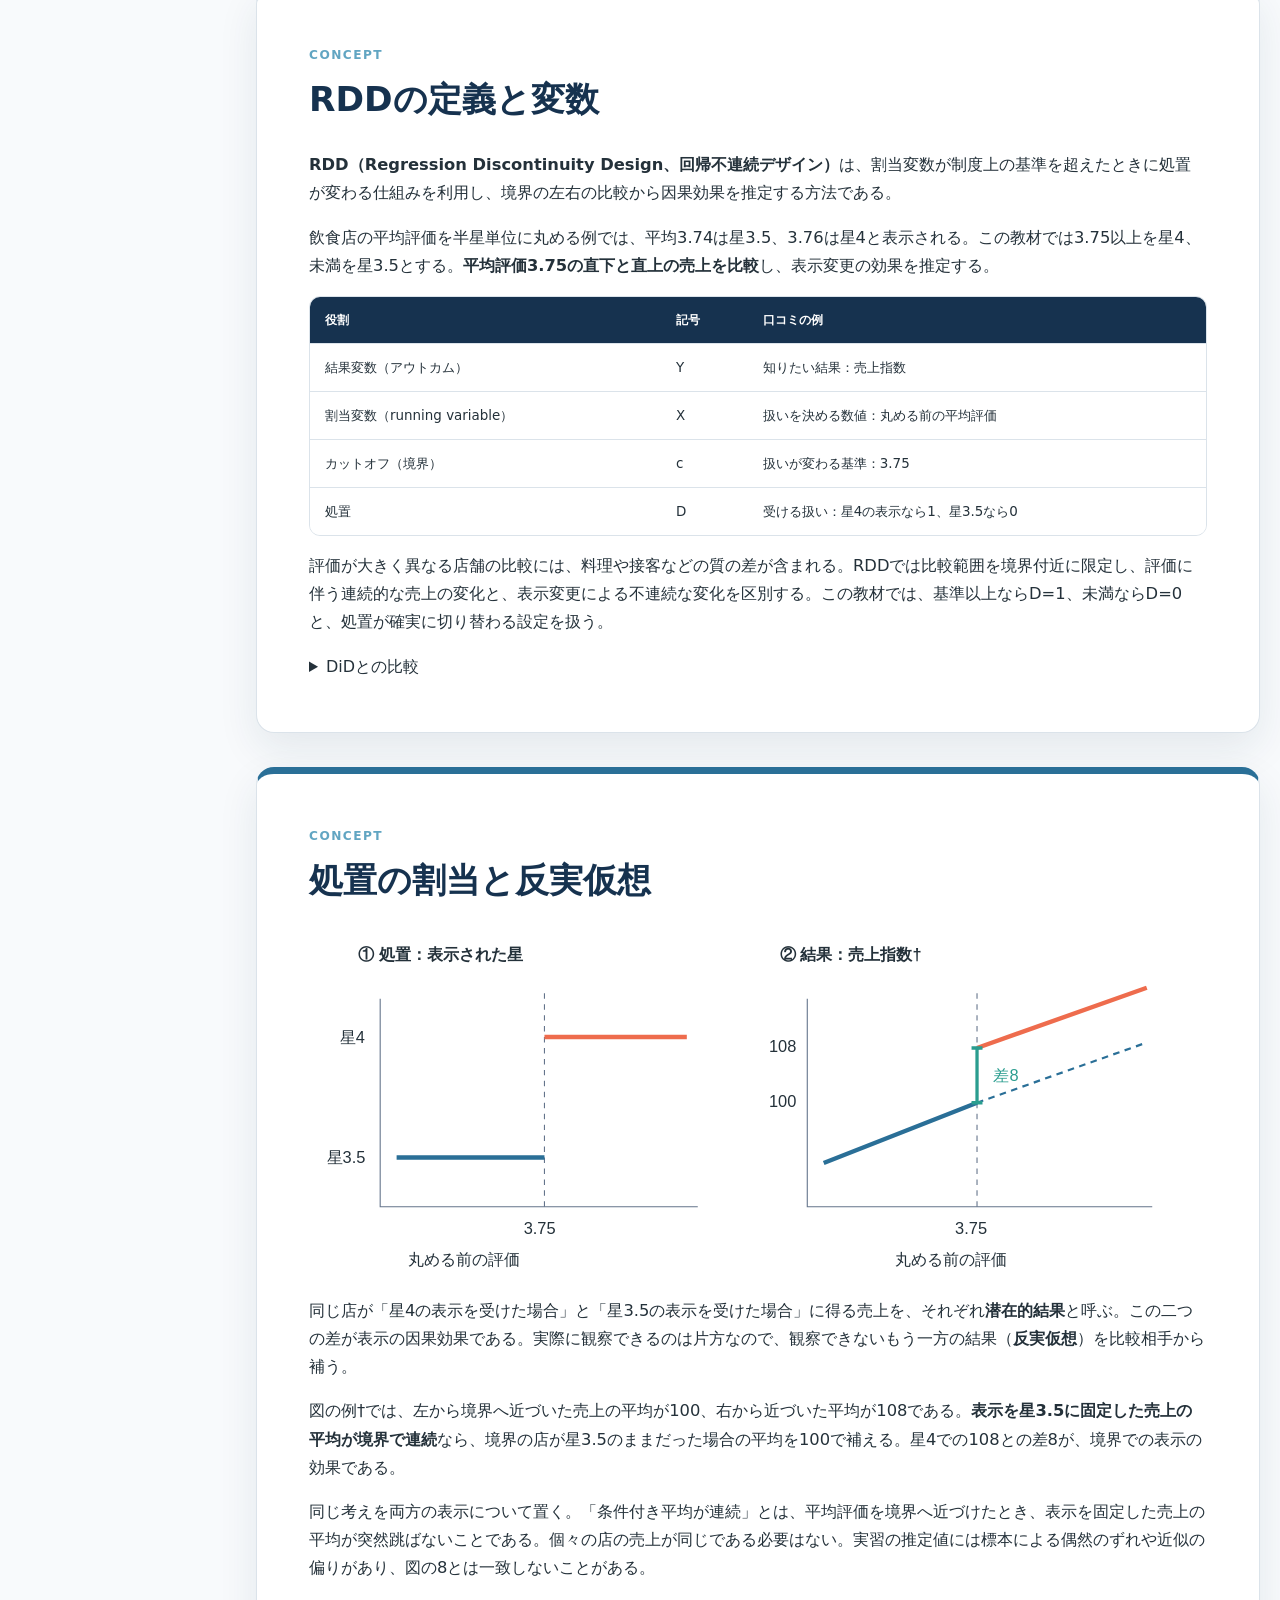
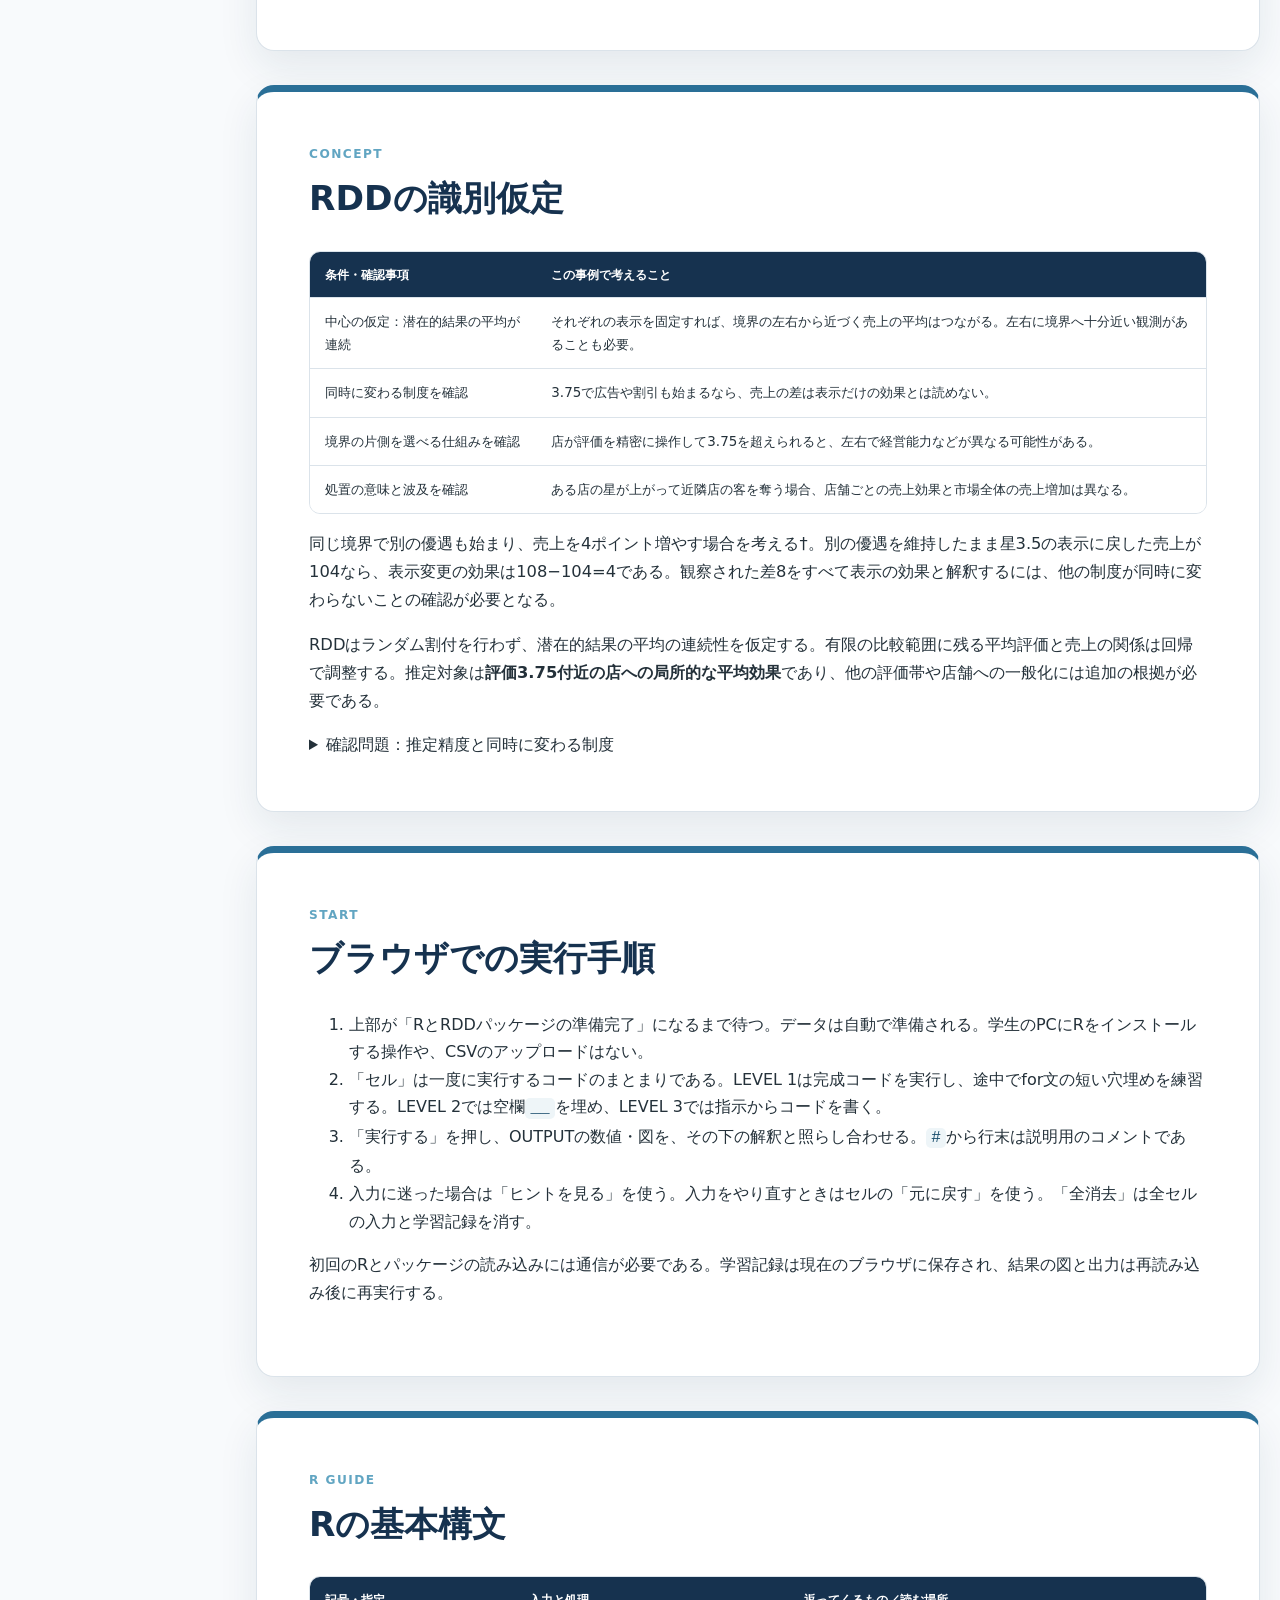
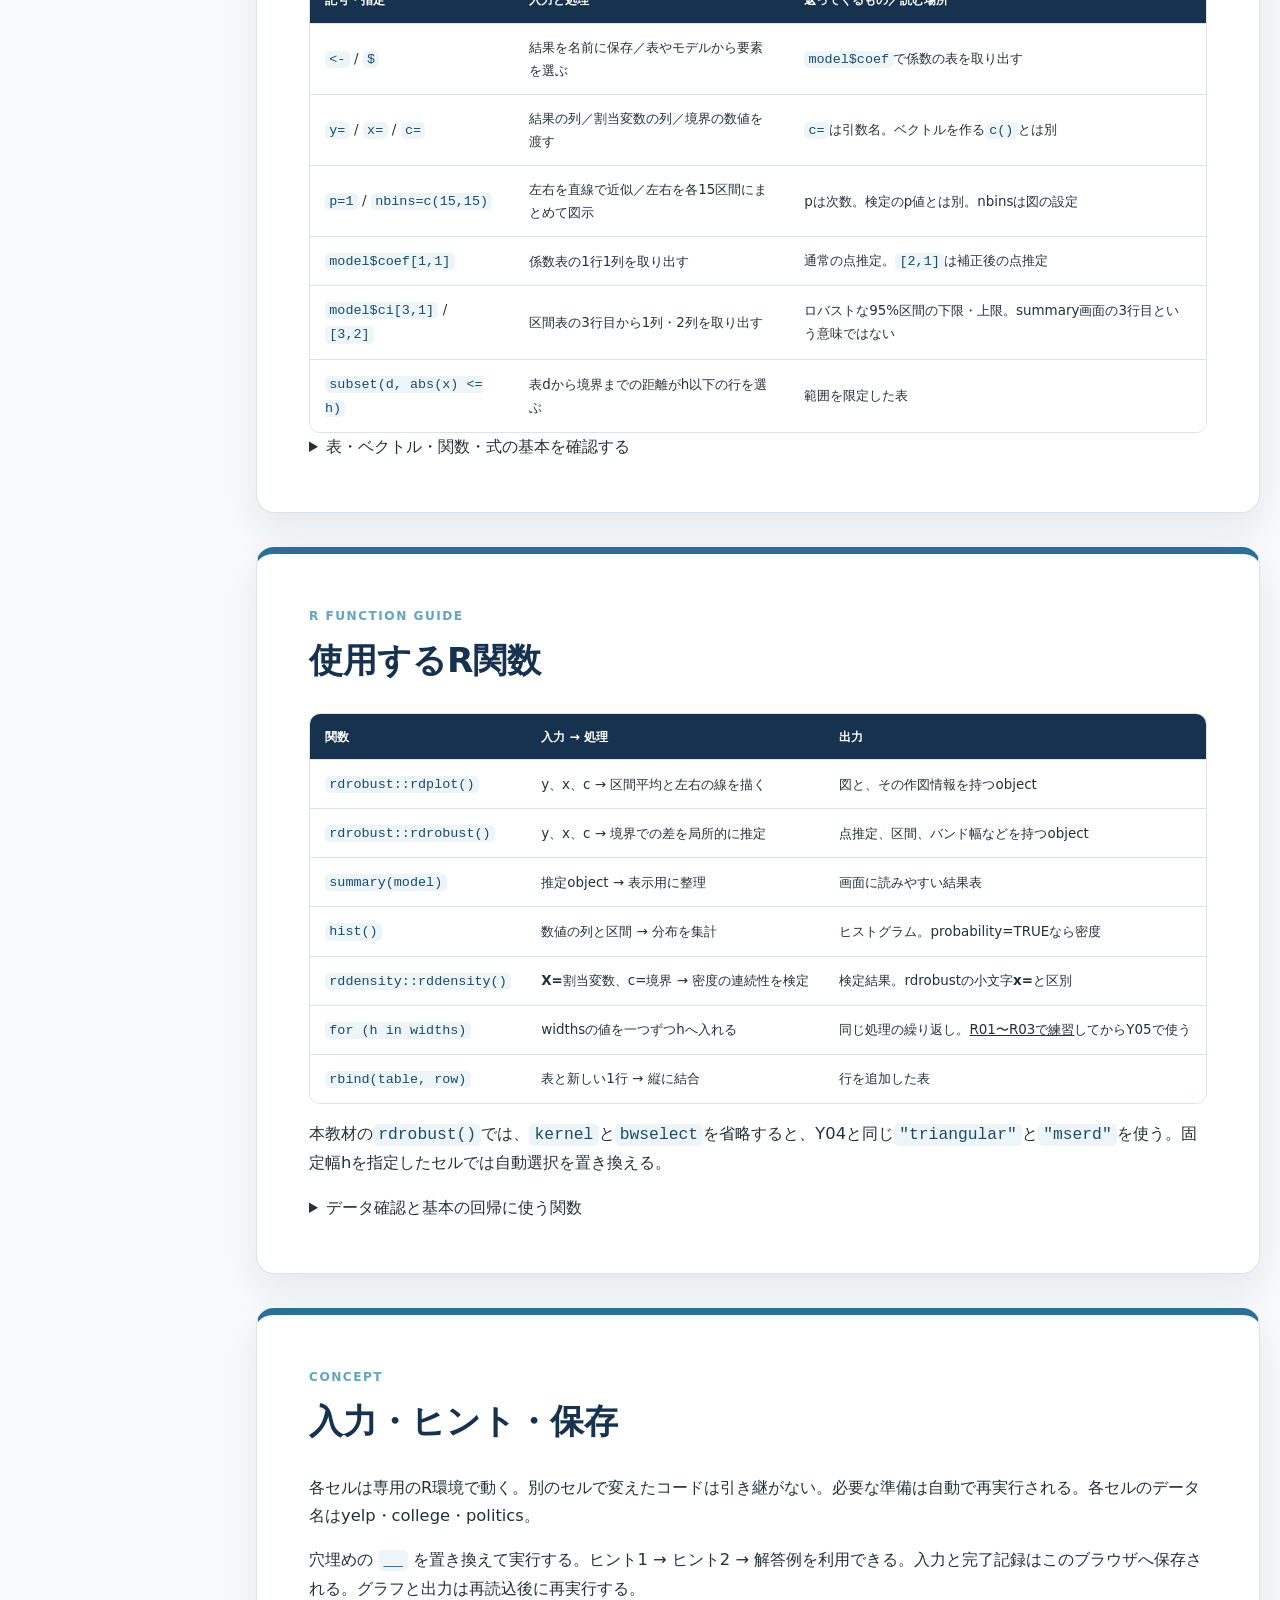
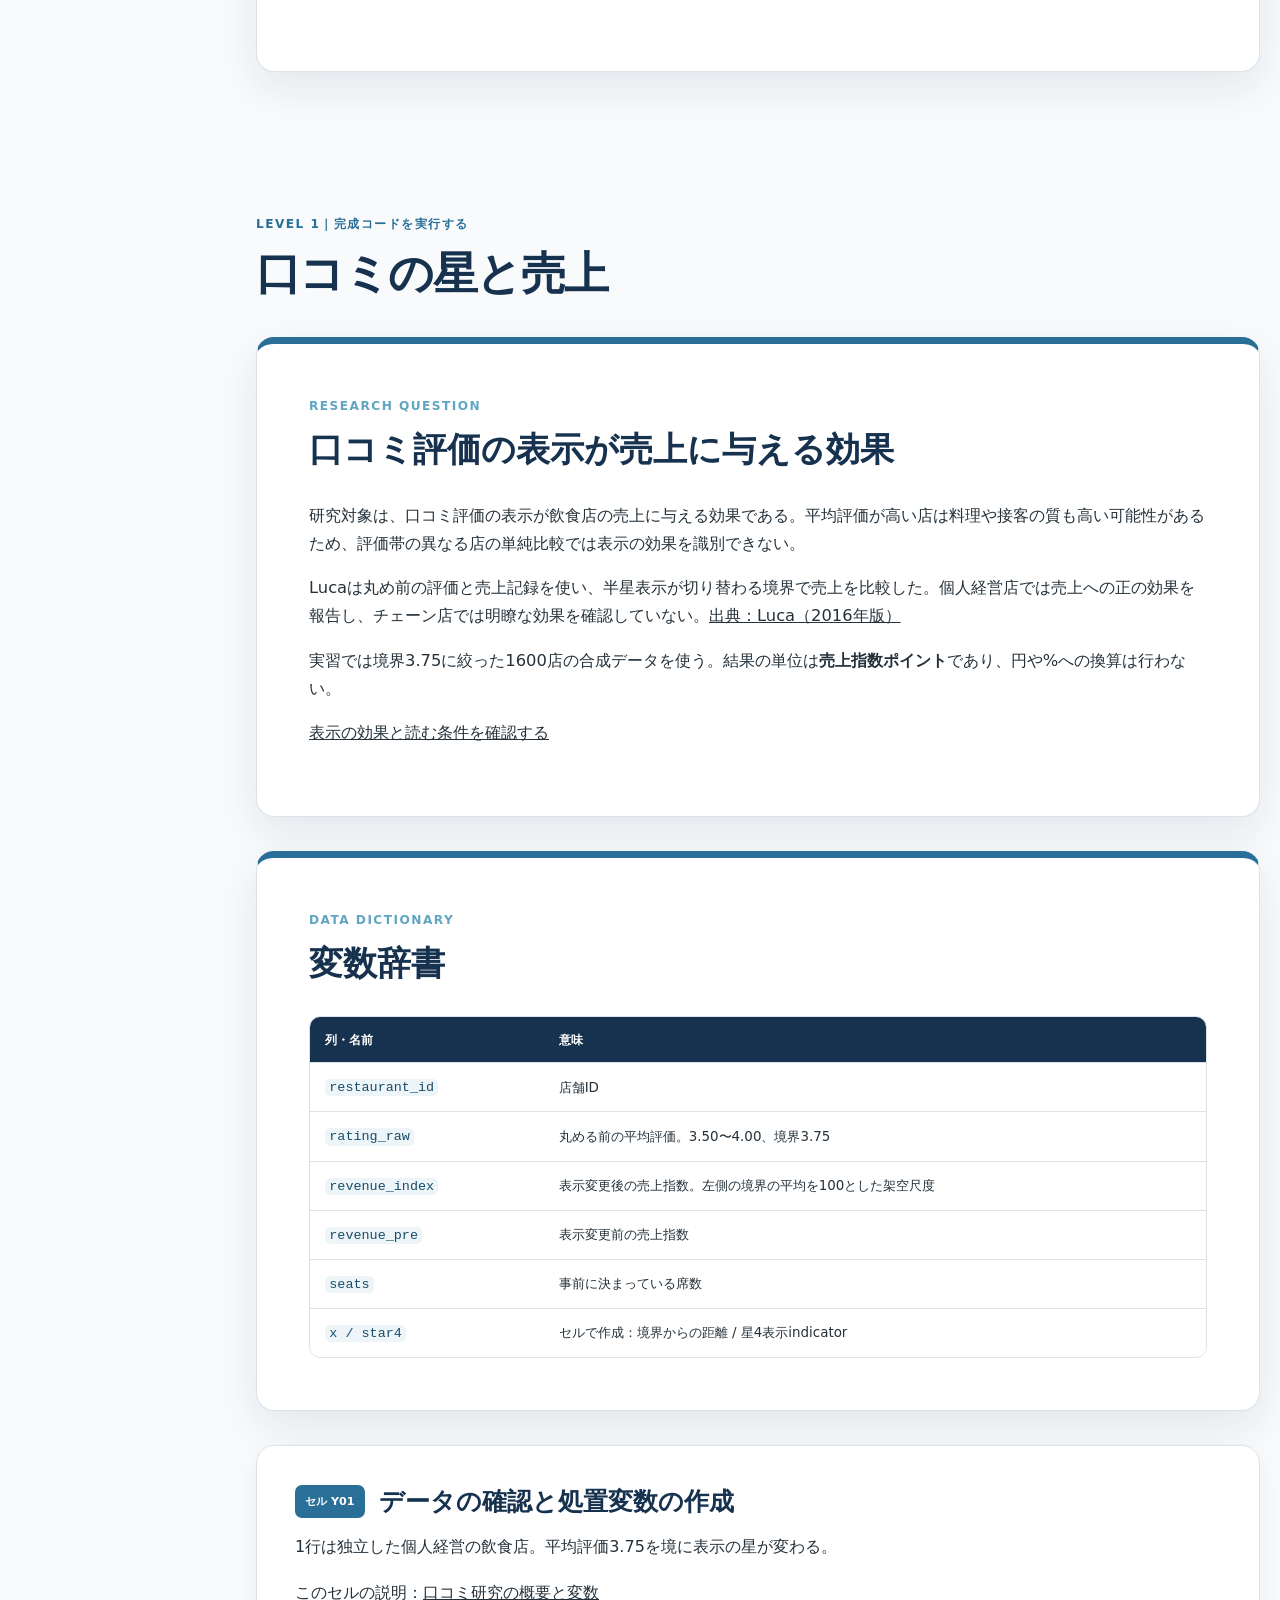
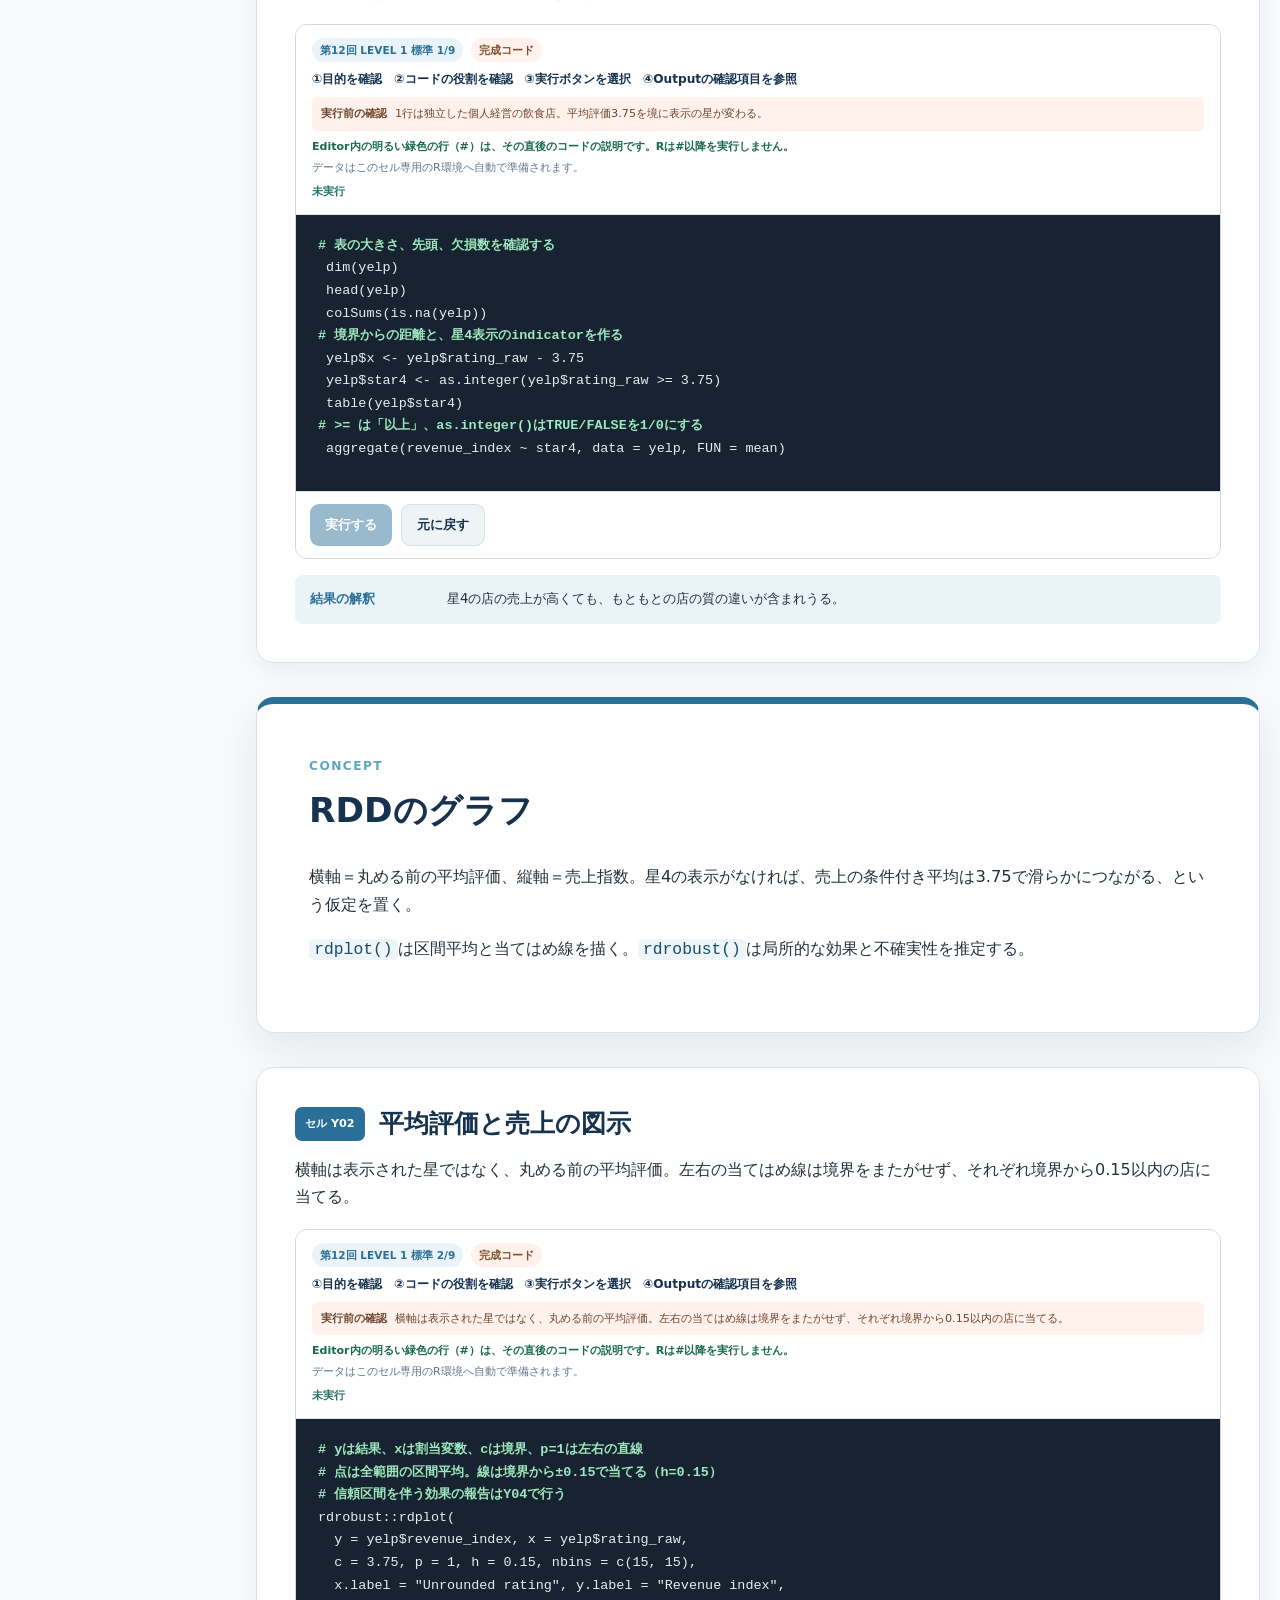
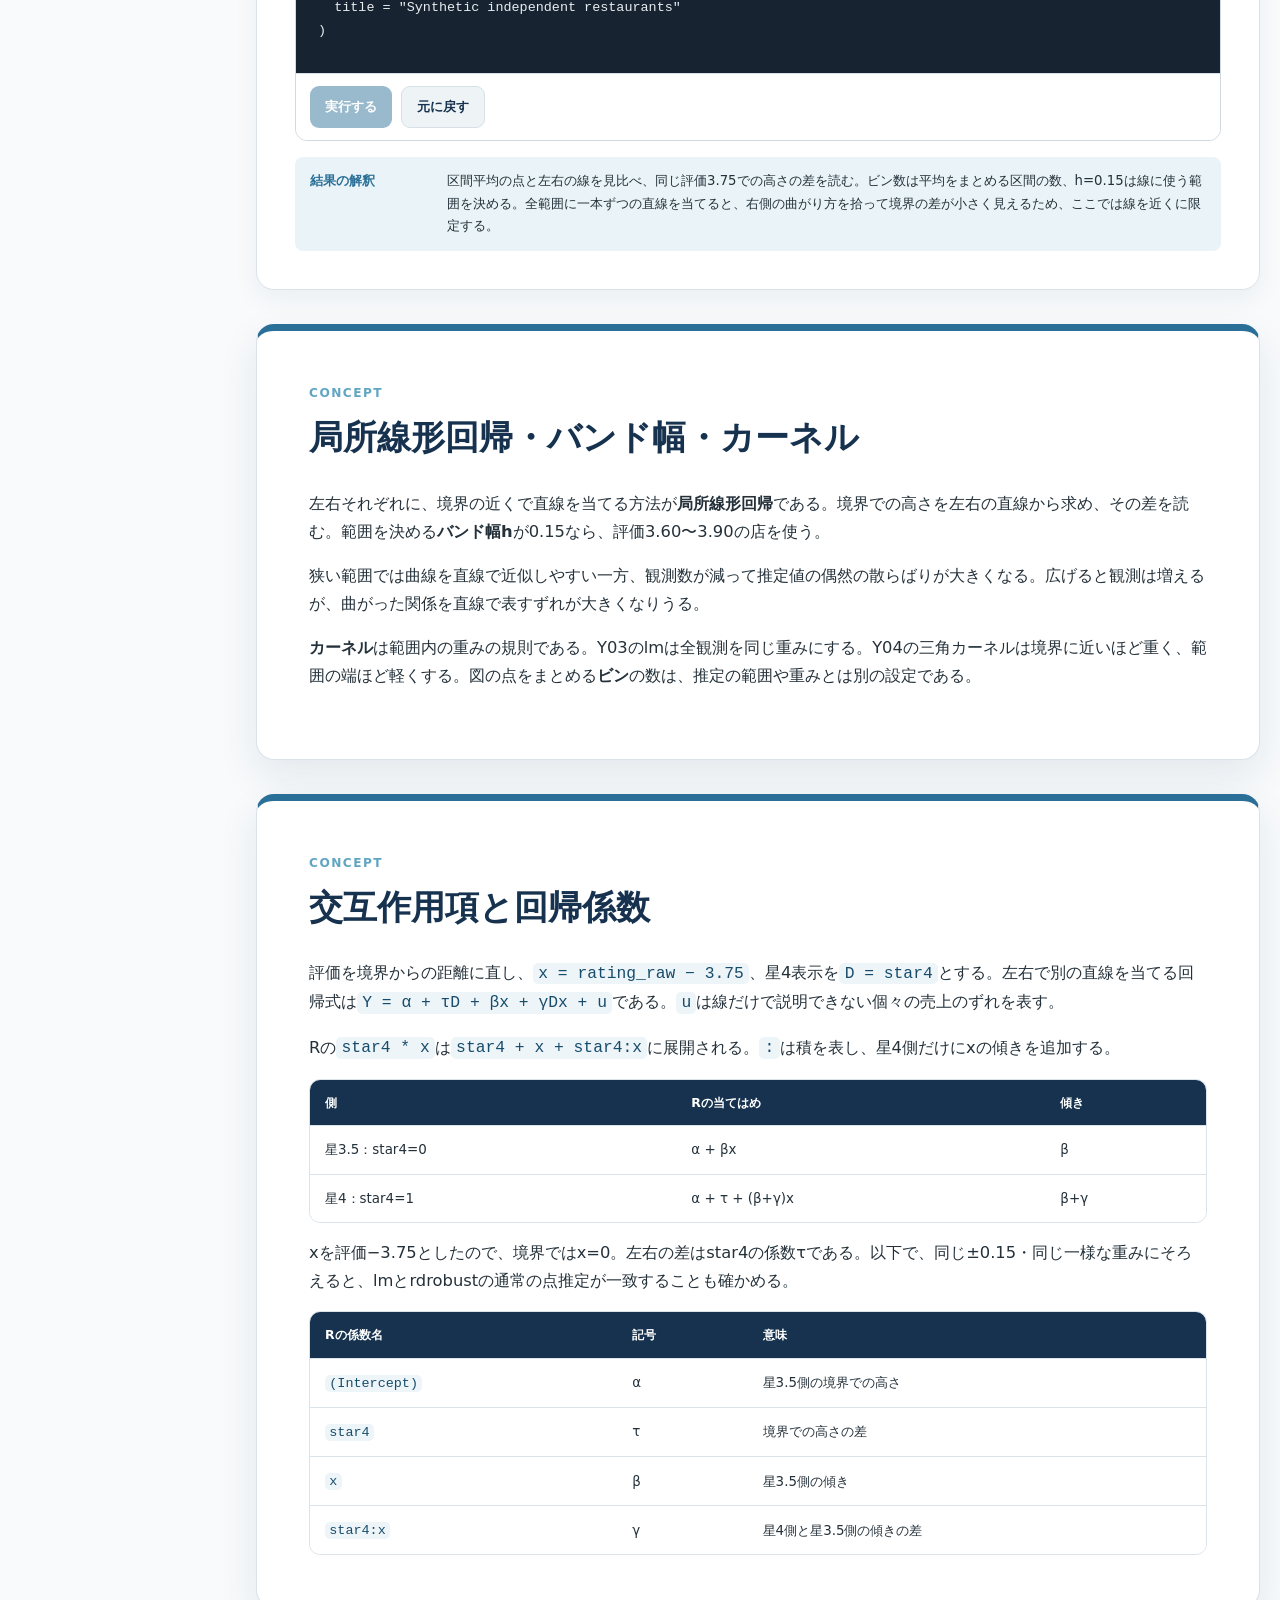
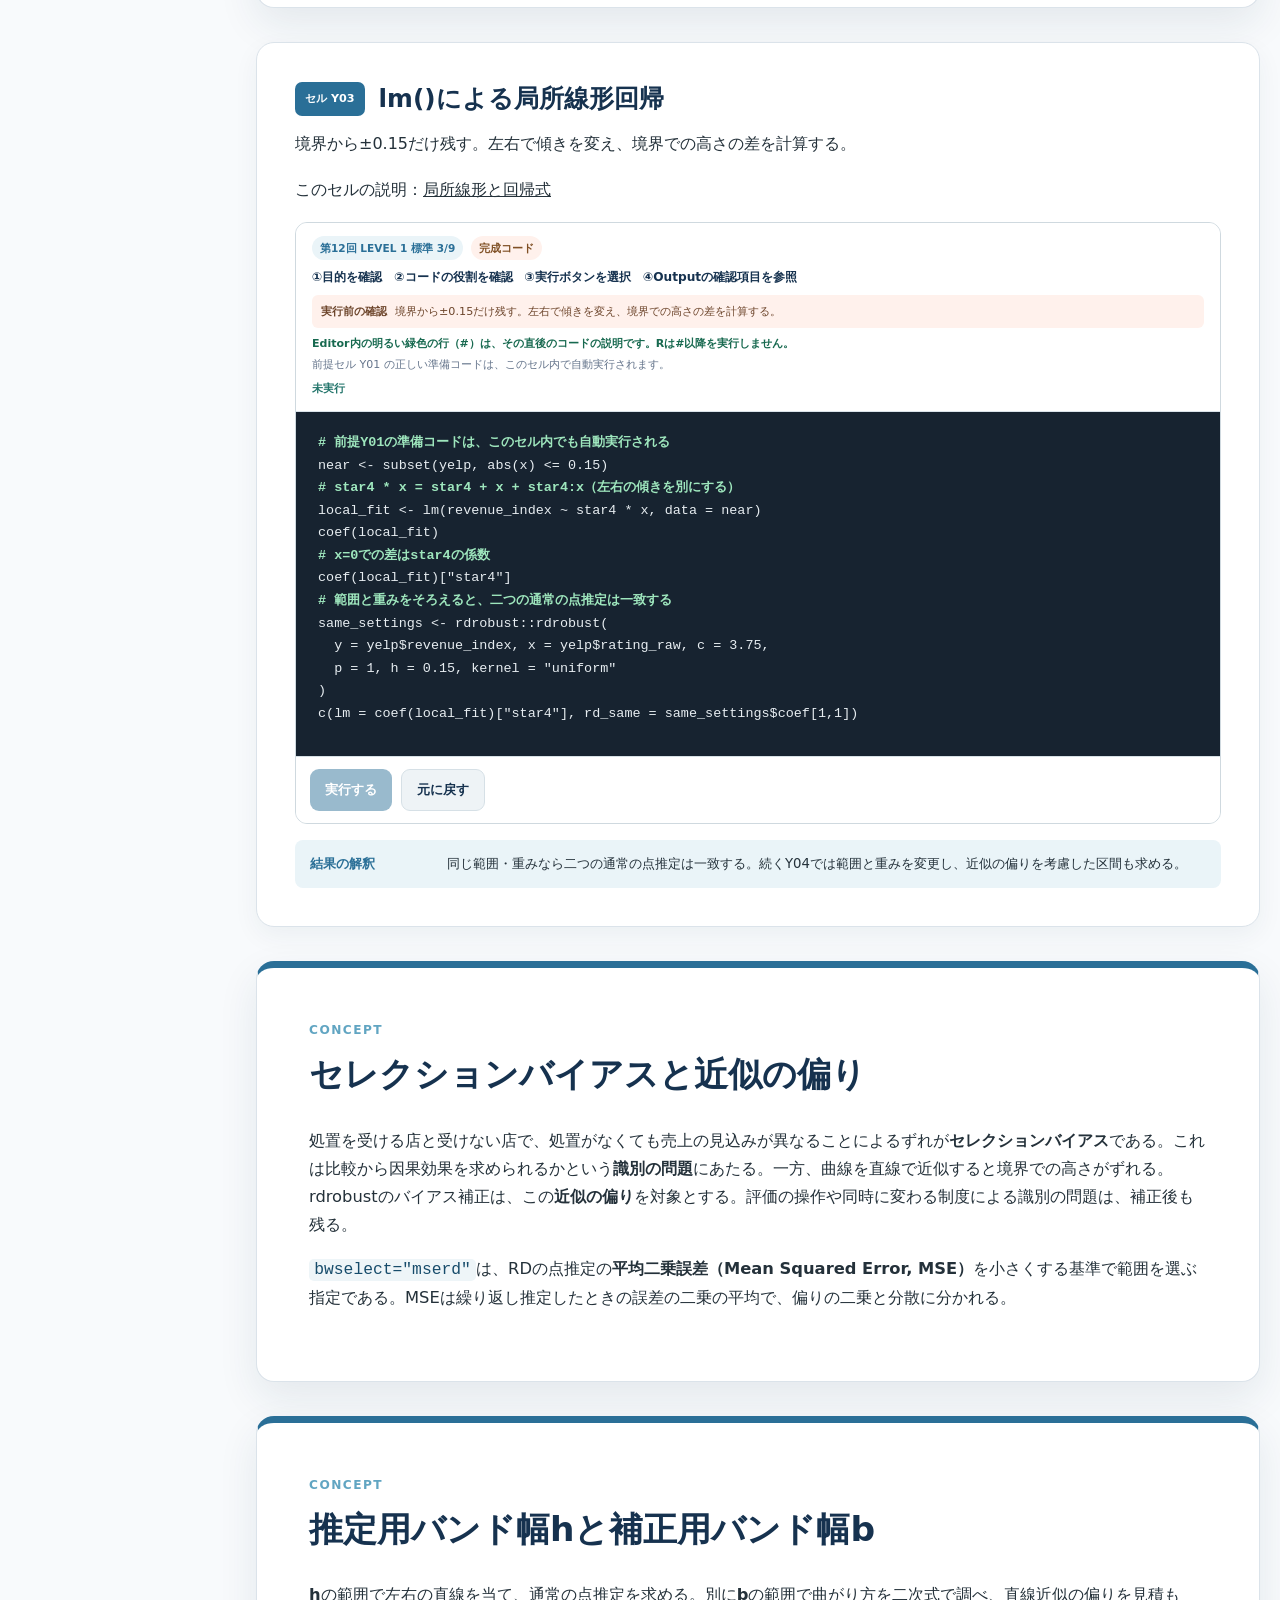
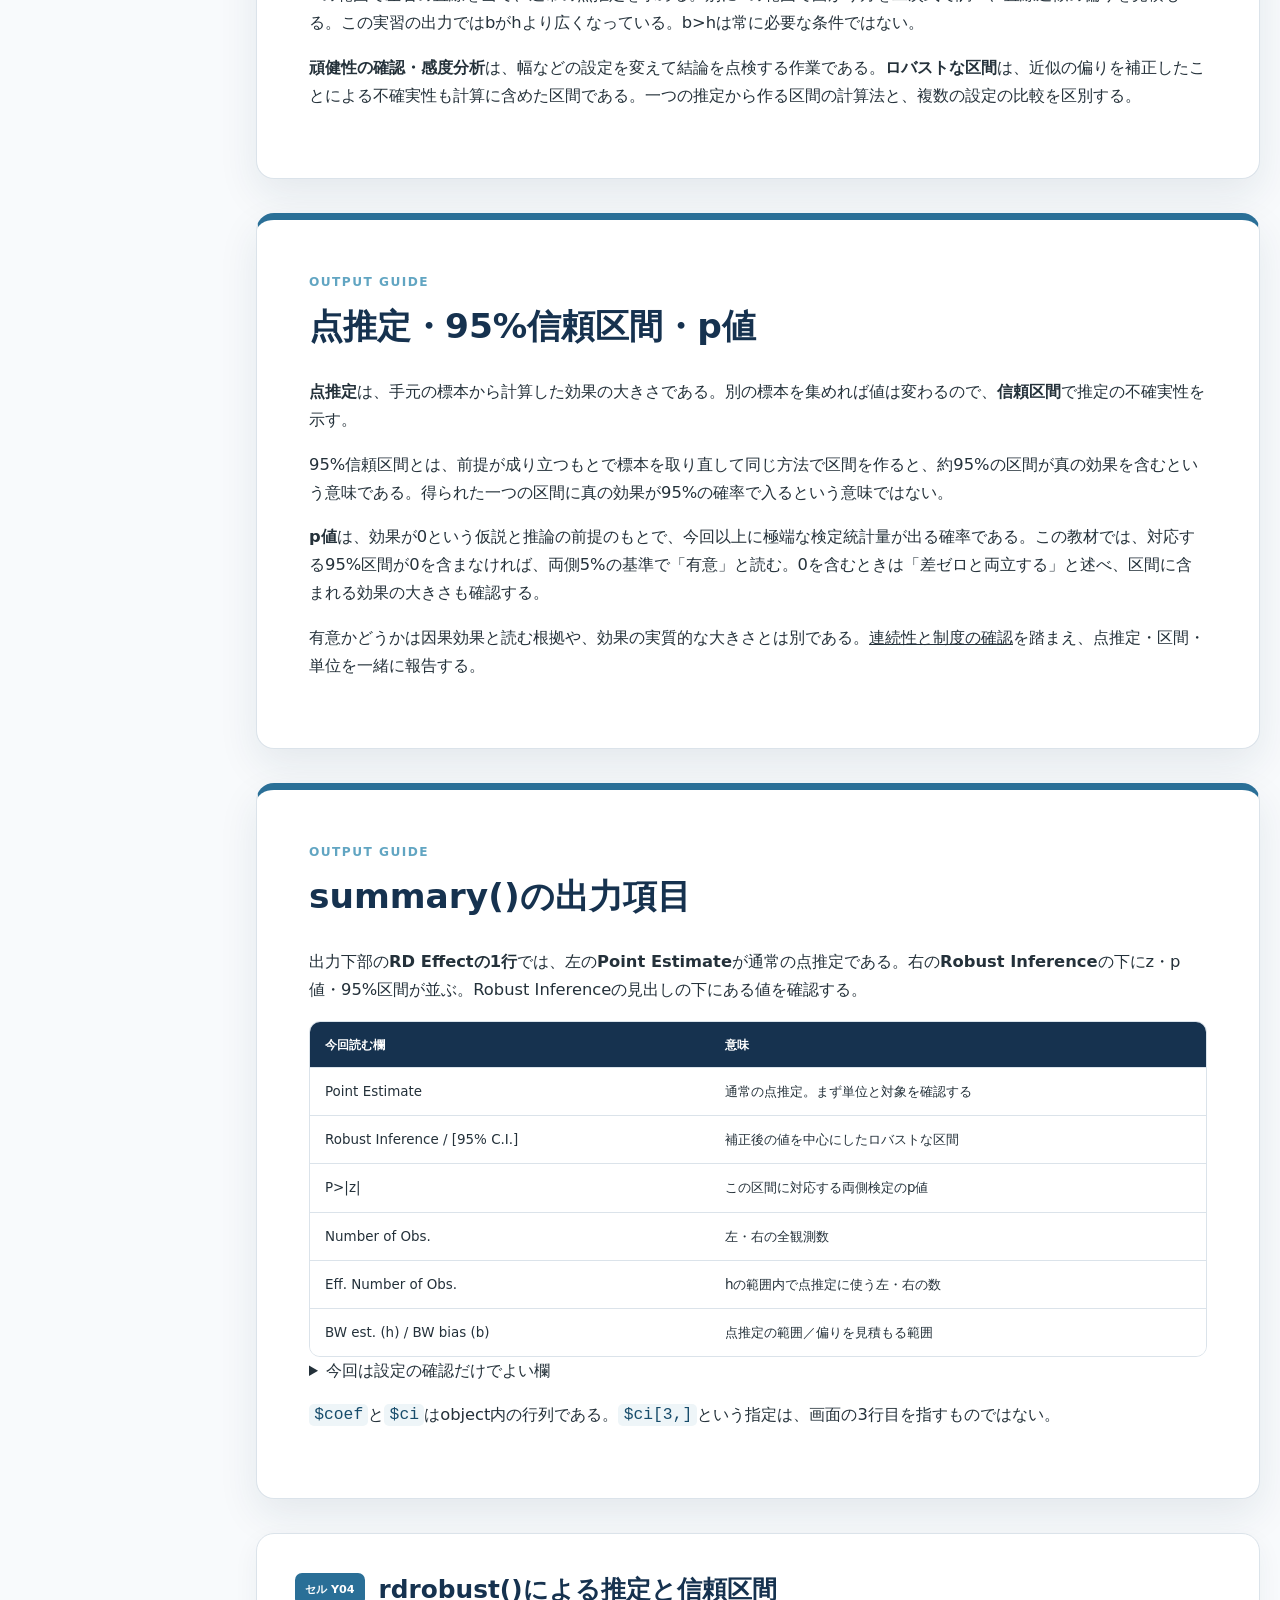
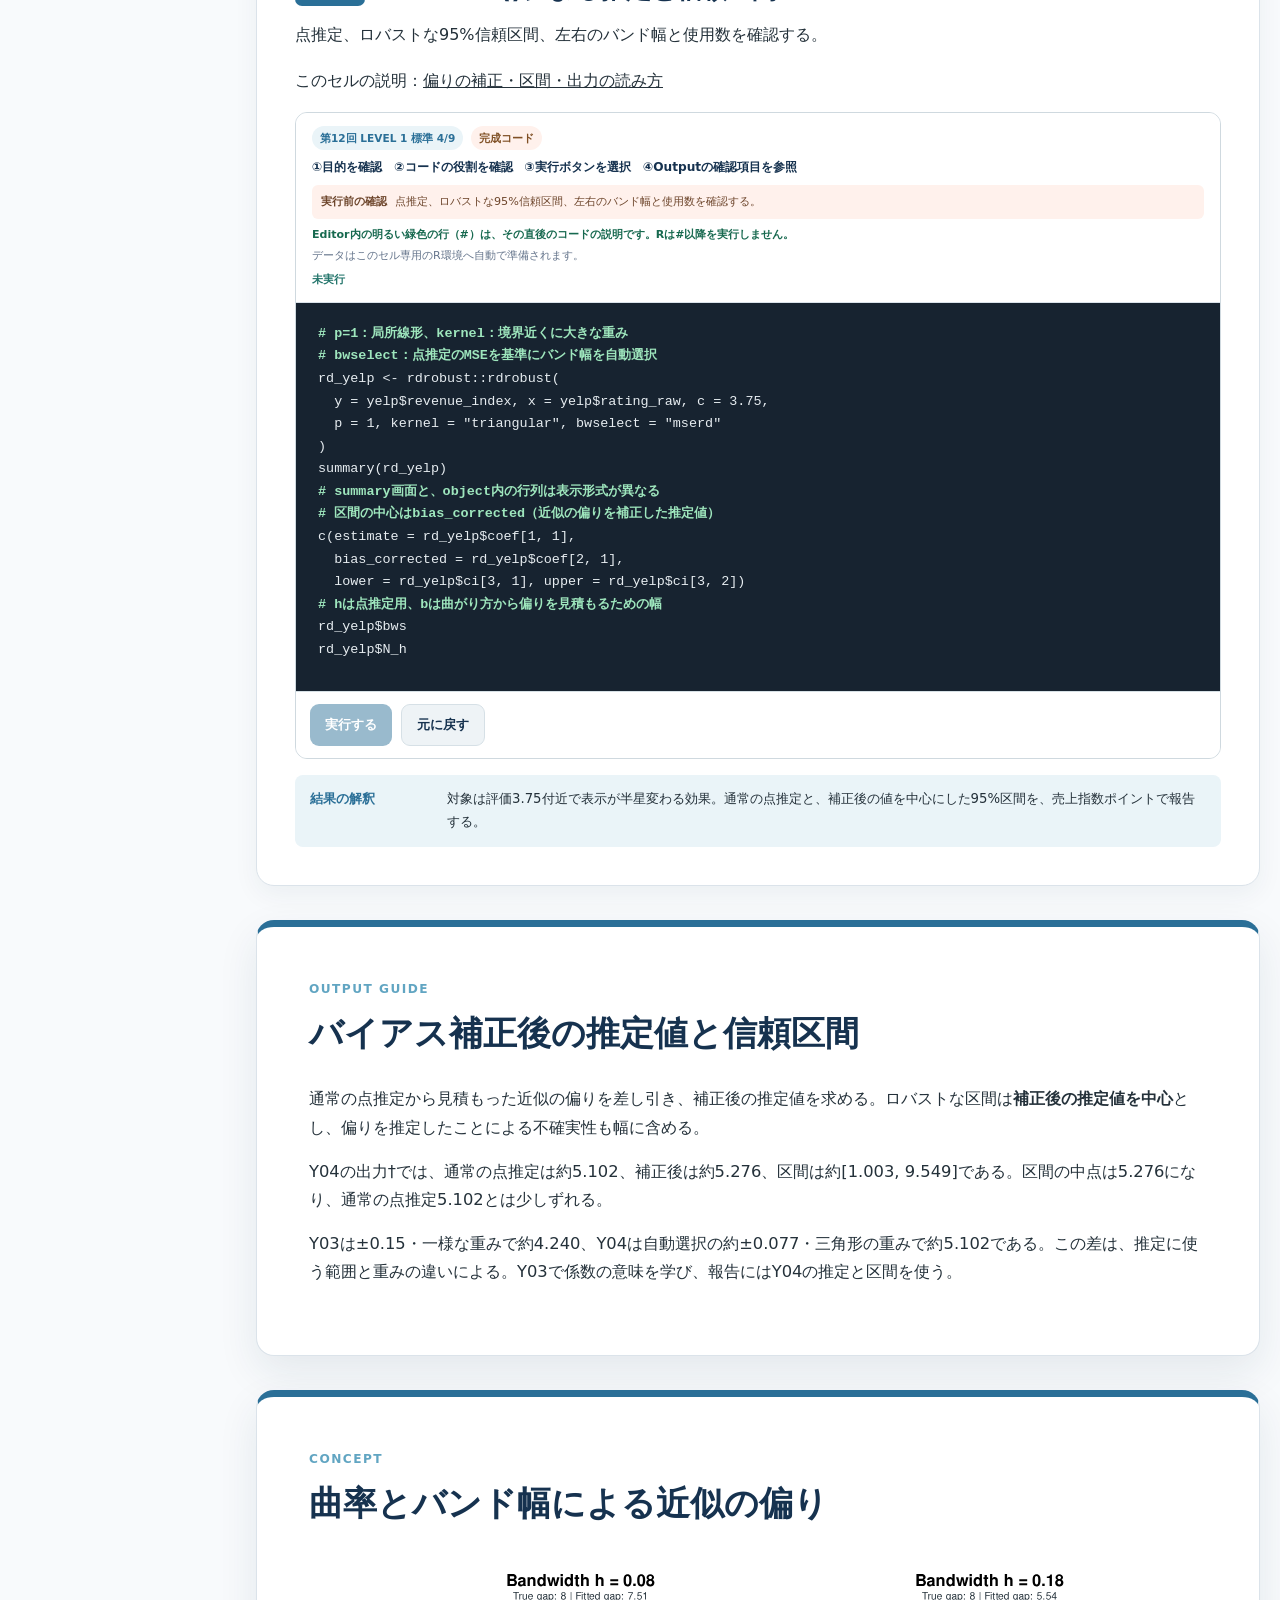
<file: rdd/index.html>
<!DOCTYPE html>

<html lang="ja">
<head>
<meta charset="utf-8"/>
<meta content="width=device-width, initial-scale=1" name="viewport"/>
<meta content="口コミ、大学、政治献金の3事例でRDDを学ぶ、説明とR実行が一体になったブラウザ教材" name="description"/>
<title>第12回｜Rで回帰不連続デザイン</title>
<link href="data:image/svg+xml,%3Csvg xmlns='http://www.w3.org/2000/svg' viewBox='0 0 64 64'%3E%3Crect width='64' height='64' rx='12' fill='%2316324f'/%3E%3Ctext x='32' y='43' text-anchor='middle' font-size='34' font-family='sans-serif' font-weight='700' fill='white'%3ER%3C/text%3E%3C/svg%3E" rel="icon"/>
<link href="styles.css" rel="stylesheet"/>
</head>
<body>
<a class="skip-link" href="#main">本文へ移動</a>
<header class="hero">
<div class="hero__inner">
<p class="eyebrow">計量経済学の応用と実践 · 2026 Summer</p>
<h1>Rで回帰不連続デザイン</h1>
<p class="hero__lead">口コミ評価の表示、大学の合格資格、献金先候補の当選を事例として、RDDによる推定と仮定の点検を行う。理論の説明、Rコード、出力の解説をこのページに収録。</p>
<div class="hero__meta">
<span>第12回</span>
<span>説明とR実習を一つのページで</span>
<span>rdrobust()</span>
<span>インストール不要</span>
<span>ブラウザ教材</span>
</div>
<div aria-label="三つの実習段階" class="difficulty-map">
<article><span>LEVEL 1</span><strong>口コミ</strong><small>完成コードとfor文の練習</small></article>
<i aria-hidden="true">→</i>
<article><span>LEVEL 2</span><strong>名門大学</strong><small>一部を穴埋め</small></article>
<i aria-hidden="true">→</i>
<article><span>LEVEL 3</span><strong>政治献金</strong><small>指示文からコードを作成</small></article>
</div>
<div aria-label="講義の開始位置" class="hero__start-actions">
<a class="hero-start-link" href="#intro"><span>はじめに</span><strong>実習の概要と操作手順</strong></a>
<a class="hero-start-link" href="#college"><span>LEVEL 2・3</span><strong>応用へ進む</strong></a>
<button class="hero-start-link hero-start-link--resume" hidden="" id="hero-resume-button" type="button"><span>前回の記録</span><strong>続きから再開</strong></button>
</div>
</div>
</header>
<div class="runtime-bar" id="runtime-bar">
<div class="runtime-bar__inner">
<div aria-live="polite" class="runtime-status" role="status">
<span aria-hidden="true" class="status-dot status-dot--loading" id="status-dot"></span>
<div><strong id="status-title">Rを準備中</strong><span id="status-detail">初回は30秒から1分ほどかかります</span></div>
</div>
<div class="progress-block"><label class="course-mode-label" for="course-mode">学習コース <select id="course-mode"><option value="standard">標準17セル</option><option value="all">発展を含む20セル</option></select></label>
<span><b id="completed-count">0</b> / <b id="total-count">0</b> セル完了</span>
<strong class="current-step" id="current-step">導入を読んでいます</strong>
<div aria-valuemin="0" aria-valuenow="0" class="progress-track" id="progress-track" role="progressbar"><i id="progress-fill"></i></div>
</div>
<div class="runtime-actions">
<button class="button button--quiet" hidden="" id="resume-button" type="button">続きから</button>
<button class="button button--quiet" id="previous-step-button" type="button">前のセル</button>
<button class="button" id="next-step-button" type="button">次の未完了へ</button>
<button class="button button--quiet" id="restart-button" type="button">全消去</button>
</div>
</div>
</div>
<main id="main">
<div class="course-layout">
<nav aria-label="この回の流れ" class="flow-rail">
<p class="flow-rail__eyebrow">この回の流れ</p>
<p class="flow-rail__mobile"><span>現在地</span><strong id="flow-mobile-current">導入</strong></p>
<ol id="flow-list"><li data-flow-item="intro"><a href="#intro"><span>0</span><b class="flow-rail__text">導入</b></a></li><li data-flow-item="yelp"><a href="#yelp"><span>1</span><b class="flow-rail__text">口コミ</b></a></li><li data-flow-item="college"><a href="#college"><span>2</span><b class="flow-rail__text">名門大学</b></a></li><li data-flow-item="politics"><a href="#politics"><span>3</span><b class="flow-rail__text">政治献金</b></a></li><li data-flow-item="summary"><a href="#summary"><span>4</span><b class="flow-rail__text">まとめ</b></a></li></ol>
</nav>
<div class="course-main"><section class="content-section" data-flow-section="intro" id="intro"><p class="section-label">INTRODUCTION</p><h2>実習の概要</h2>
<div class="notice notice--important"><strong>この教材の数値について</strong><p>三つの研究をもとにした教育用合成データを使う。図・表の†は教材用の数値を表し、原研究の結果は出典を付けて区別する。原研究から単純化した設定は、各事例の説明に記載している。</p></div>
<article class="concept-slide concept-slide--compact"><div class="slide-kicker">CONCEPT</div><h3>標準コースと発展課題</h3><p>データ確認 → RD図 → 推定 → 仮定の点検 → 結果を文章化。</p><p>標準コースはY01〜Y06、R01〜R03（for文の練習）、C01〜C04、P01〜P04である。R01〜R03はY04の後、Y05の前に取り組む。<strong>発展のY07・Y08・P05は省略できる。</strong>上部の「次の未完了へ」は標準セルだけをたどり、17セルで完了する。発展も取り組むときは「発展を含む20セル」に切り替えてください。</p><p>必要な理論、Rの書き方、出力の読み方はこのページにまとめている。各段階の説明を読み、その下のRセルを実行してください。別のスライドや論文を開かずに、標準コースの報告課題まで進められる。</p><p>説明項目：<a href="#rdd-basics">RDDの定義と変数</a> ／ <a href="#rd-assumptions">識別仮定</a> ／ <a href="#r-basics">Rの基本</a> ／ <a href="#interval-guide">区間とp値</a> ／ <a href="#diagnostics-guide">仮定の点検</a> ／ <a href="#report-example">報告例</a></p></article>
<article class="concept-slide concept-slide--compact" id="rdd-basics"><div class="slide-kicker">CONCEPT</div><h3>RDDの定義と変数</h3>
<p><strong>RDD（Regression Discontinuity Design、回帰不連続デザイン）</strong>は、割当変数が制度上の基準を超えたときに処置が変わる仕組みを利用し、境界の左右の比較から因果効果を推定する方法である。</p>
<p>飲食店の平均評価を半星単位に丸める例では、平均3.74は星3.5、3.76は星4と表示される。この教材では3.75以上を星4、未満を星3.5とする。<strong>平均評価3.75の直下と直上の売上を比較</strong>し、表示変更の効果を推定する。</p>
<div class="role-table-wrap"><table class="role-table"><thead><tr><th>役割</th><th>記号</th><th>口コミの例</th></tr></thead><tbody><tr><td>結果変数（アウトカム）</td><td>Y</td><td>知りたい結果：売上指数</td></tr><tr><td>割当変数（running variable）</td><td>X</td><td>扱いを決める数値：丸める前の平均評価</td></tr><tr><td>カットオフ（境界）</td><td>c</td><td>扱いが変わる基準：3.75</td></tr><tr><td>処置</td><td>D</td><td>受ける扱い：星4の表示なら1、星3.5なら0</td></tr></tbody></table></div>
<p>評価が大きく異なる店舗の比較には、料理や接客などの質の差が含まれる。RDDでは比較範囲を境界付近に限定し、評価に伴う連続的な売上の変化と、表示変更による不連続な変化を区別する。この教材では、基準以上ならD=1、未満ならD=0と、処置が確実に切り替わる設定を扱う。</p>
<details><summary>DiDとの比較</summary><p>DiDは、処置を受けた群の時間変化から、対照群の時間変化を引く方法である。RDDでは時間の前後に代えて、制度の境界の左右を比較する。分析者が単に中央値で二群に分けても、それによって処置が変わる制度がなければRDDにはならない。</p></details>
</article>
<article class="concept-slide" id="counterfactual-guide"><div class="slide-kicker">CONCEPT</div><h3>処置の割当と反実仮想</h3>
<svg aria-labelledby="rd-figure-title rd-figure-desc" role="img" style="width:100%;height:auto" viewBox="0 0 820 310">
<title id="rd-figure-title">評価3.75で星の表示が変わり、売上に差が生じるという模式図</title><desc id="rd-figure-desc">左は星3.5から星4への表示の切り替え。右は売上の条件付き平均の模式図で、境界に8指数ポイントの差。点線は星3.5のままならという反実仮想。†は教材用の数値。</desc>
<g fill="#24313A" font-family="sans-serif" font-size="15"><text font-weight="bold" x="45" y="25">① 処置：表示された星</text><text font-weight="bold" x="430" y="25">② 結果：売上指数†</text>
<path d="M65 60V250H355 M455 60V250H770" fill="none" stroke="#64748B"></path>
<path d="M215 55V250 M610 55V250" stroke="#64748B" stroke-dasharray="5 5"></path>
<path d="M80 205H215 M470 210L610 155" fill="none" stroke="#2A6F97" stroke-width="4"></path>
<path d="M215 95H345 M610 105L765 50" fill="none" stroke="#EE6C4D" stroke-width="4"></path>
<path d="M610 155L765 100" fill="none" stroke="#2A6F97" stroke-dasharray="6 5" stroke-width="2"></path>
<text x="16" y="210">星3.5</text><text x="28" y="100">星4</text><text x="420" y="159">100</text><text x="420" y="109">108</text>
<path id="cutoff-effect" d="M610 105V155 M605 105H615 M605 155H615" fill="none" stroke="#2A9D8F" stroke-width="3"></path><text fill="#2A9D8F" x="625" y="135">差8</text>
<text x="196" y="275">3.75</text><text x="590" y="275">3.75</text><text x="90" y="303">丸める前の評価</text><text x="535" y="303">丸める前の評価</text></g></svg>
<div><p>同じ店が「星4の表示を受けた場合」と「星3.5の表示を受けた場合」に得る売上を、それぞれ<strong>潜在的結果</strong>と呼ぶ。この二つの差が表示の因果効果である。実際に観察できるのは片方なので、観察できないもう一方の結果（<strong>反実仮想</strong>）を比較相手から補う。</p><p>図の例†では、左から境界へ近づいた売上の平均が100、右から近づいた平均が108である。<strong>表示を星3.5に固定した売上の平均が境界で連続</strong>なら、境界の店が星3.5のままだった場合の平均を100で補える。星4での108との差8が、境界での表示の効果である。</p><p>同じ考えを両方の表示について置く。「条件付き平均が連続」とは、平均評価を境界へ近づけたとき、表示を固定した売上の平均が突然跳ばないことである。個々の店の売上が同じである必要はない。実習の推定値には標本による偶然のずれや近似の偏りがあり、図の8とは一致しないことがある。</p></div></article><article class="concept-slide concept-slide--compact" id="rd-assumptions"><div class="slide-kicker">CONCEPT</div><h3>RDDの識別仮定</h3><div class="role-table-wrap"><table class="role-table"><thead><tr><th>条件・確認事項</th><th>この事例で考えること</th></tr></thead><tbody><tr><td>中心の仮定：潜在的結果の平均が連続</td><td>それぞれの表示を固定すれば、境界の左右から近づく売上の平均はつながる。左右に境界へ十分近い観測があることも必要。</td></tr><tr><td>同時に変わる制度を確認</td><td>3.75で広告や割引も始まるなら、売上の差は表示だけの効果とは読めない。</td></tr><tr><td>境界の片側を選べる仕組みを確認</td><td>店が評価を精密に操作して3.75を超えられると、左右で経営能力などが異なる可能性がある。</td></tr><tr><td>処置の意味と波及を確認</td><td>ある店の星が上がって近隣店の客を奪う場合、店舗ごとの売上効果と市場全体の売上増加は異なる。</td></tr></tbody></table></div>
<p>同じ境界で別の優遇も始まり、売上を4ポイント増やす場合を考える†。別の優遇を維持したまま星3.5の表示に戻した売上が104なら、表示変更の効果は108−104=4である。観察された差8をすべて表示の効果と解釈するには、他の制度が同時に変わらないことの確認が必要となる。</p>
<p>RDDはランダム割付を行わず、潜在的結果の平均の連続性を仮定する。有限の比較範囲に残る平均評価と売上の関係は回帰で調整する。推定対象は<strong>評価3.75付近の店への局所的な平均効果</strong>であり、他の評価帯や店舗への一般化には追加の根拠が必要である。</p>
<details><summary>確認問題：推定精度と同時に変わる制度</summary><p>標本を増やしても、表示と別の優遇の効果を分離できるとは限らない。観察された差8を精密に推定することと、そのうち表示の効果がいくつかを識別することは別の問題である。</p></details>
</article>
<article class="concept-slide concept-slide--compact" id="browser-start"><div class="slide-kicker">START</div><h3>ブラウザでの実行手順</h3><ol><li>上部が「RとRDDパッケージの準備完了」になるまで待つ。データは自動で準備される。学生のPCにRをインストールする操作や、CSVのアップロードはない。</li><li>「セル」は一度に実行するコードのまとまりである。LEVEL 1は完成コードを実行し、途中でfor文の短い穴埋めを練習する。LEVEL 2では空欄<code>__</code>を埋め、LEVEL 3では指示からコードを書く。</li><li>「実行する」を押し、OUTPUTの数値・図を、その下の解釈と照らし合わせる。<code>#</code>から行末は説明用のコメントである。</li><li>入力に迷った場合は「ヒントを見る」を使う。入力をやり直すときはセルの「元に戻す」を使う。「全消去」は全セルの入力と学習記録を消す。</li></ol><p>初回のRとパッケージの読み込みには通信が必要である。学習記録は現在のブラウザに保存され、結果の図と出力は再読み込み後に再実行する。</p></article><article class="concept-slide concept-slide--compact" id="r-basics"><div class="slide-kicker">R GUIDE</div><h3>Rの基本構文</h3><div class="role-table-wrap"><table class="role-table"><thead><tr><th>記号・指定</th><th>入力と処理</th><th>返ってくるもの／読む場所</th></tr></thead><tbody><tr><td><code>&lt;-</code> / <code>$</code></td><td>結果を名前に保存／表やモデルから要素を選ぶ</td><td><code>model$coef</code>で係数の表を取り出す</td></tr><tr><td><code>y=</code> / <code>x=</code> / <code>c=</code></td><td>結果の列／割当変数の列／境界の数値を渡す</td><td><code>c=</code>は引数名。ベクトルを作る<code>c()</code>とは別</td></tr><tr><td><code>p=1</code> / <code>nbins=c(15,15)</code></td><td>左右を直線で近似／左右を各15区間にまとめて図示</td><td>pは次数。検定のp値とは別。nbinsは図の設定</td></tr><tr><td><code>model$coef[1,1]</code></td><td>係数表の1行1列を取り出す</td><td>通常の点推定。<code>[2,1]</code>は補正後の点推定</td></tr><tr><td><code>model$ci[3,1]</code> / <code>[3,2]</code></td><td>区間表の3行目から1列・2列を取り出す</td><td>ロバストな95%区間の下限・上限。summary画面の3行目という意味ではない</td></tr><tr><td><code>subset(d, abs(x) &lt;= h)</code></td><td>表dから境界までの距離がh以下の行を選ぶ</td><td>範囲を限定した表</td></tr></tbody></table></div><details><summary>表・ベクトル・関数・式の基本を確認する</summary><p>データフレームは行と列を持つ表、ベクトルは値の並びである。<code>yelp</code>は店の表で、<code>yelp$rating_raw</code>はその中の評価の列を取り出す。計算結果を保存したものをobject（オブジェクト）と呼ぶ。</p><p>関数は<code>関数名(引数名 = 値)</code>で呼び出す。<code>rdrobust::rdplot()</code>の<code>::</code>は、rdrobustというパッケージに入っているrdplot関数を使う指定である。<code>"Revenue index"</code>のような引用符は文字列を表す。</p><div class="role-table-wrap"><table class="role-table"><thead><tr><th>書き方</th><th>意味</th></tr></thead><tbody><tr><td><code>c(0.08, 0.12, 0.18)</code></td><td>三つの数をベクトルにまとめる。</td></tr><tr><td><code>rating_raw &gt;= 3.75</code></td><td>以上かどうかをTRUE/FALSEで判定する。<code>as.integer()</code>でTRUEを1、FALSEを0に変える。0/1の列をindicator（指示変数）と呼ぶ。</td></tr><tr><td><code>abs(x)</code></td><td>絶対値。境界を0としたとき、符号を除いた距離になる。</td></tr><tr><td><code>y ~ x</code></td><td>yをxで説明する式。<code>+</code>は項の追加、<code>a:b</code>はaとbの積、<code>a*b</code>はa+b+a:b。</td></tr><tr><td><code>data = near</code></td><td>式の変数をnearという表から探す。</td></tr><tr><td><code>for (h in widths) { ... }</code></td><td>widthsの値を順番にhへ入れ、波括弧の中を繰り返す。</td></tr></tbody></table></div></details></article><article class="concept-slide concept-slide--compact"><div class="slide-kicker">R FUNCTION GUIDE</div><h3>使用するR関数</h3><div class="role-table-wrap"><table class="role-table"><thead><tr><th>関数</th><th>入力 → 処理</th><th>出力</th></tr></thead><tbody><tr><td><code>rdrobust::rdplot()</code></td><td>y、x、c → 区間平均と左右の線を描く</td><td>図と、その作図情報を持つobject</td></tr><tr><td><code>rdrobust::rdrobust()</code></td><td>y、x、c → 境界での差を局所的に推定</td><td>点推定、区間、バンド幅などを持つobject</td></tr><tr><td><code>summary(model)</code></td><td>推定object → 表示用に整理</td><td>画面に読みやすい結果表</td></tr><tr><td><code>hist()</code></td><td>数値の列と区間 → 分布を集計</td><td>ヒストグラム。probability=TRUEなら密度</td></tr><tr><td><code>rddensity::rddensity()</code></td><td><strong>X=</strong>割当変数、c=境界 → 密度の連続性を検定</td><td>検定結果。rdrobustの小文字<strong>x=</strong>と区別</td></tr><tr><td><code>for (h in widths)</code></td><td>widthsの値を一つずつhへ入れる</td><td>同じ処理の繰り返し。<a href="#for-basics">R01〜R03で練習</a>してからY05で使う</td></tr><tr><td><code>rbind(table, row)</code></td><td>表と新しい1行 → 縦に結合</td><td>行を追加した表</td></tr></tbody></table></div><p>本教材の<code>rdrobust()</code>では、<code>kernel</code>と<code>bwselect</code>を省略すると、Y04と同じ<code>"triangular"</code>と<code>"mserd"</code>を使う。固定幅hを指定したセルでは自動選択を置き換える。</p><details><summary>データ確認と基本の回帰に使う関数</summary><div class="role-table-wrap"><table class="role-table"><thead><tr><th>関数・指定</th><th>入力 → 処理 → 出力</th></tr></thead><tbody><tr><td><code>dim(d)</code> / <code>head(d)</code></td><td>表d → 大きさ／先頭を確認 → 行数・列数／最初の6行。</td></tr><tr><td><code>colSums(is.na(d))</code></td><td>表d → 欠損をTRUEとし列ごとに足す → 各列の欠損数。</td></tr><tr><td><code>table(d$star4)</code></td><td>0/1の列 → 値ごとに数える → 各群の観測数。</td></tr><tr><td><code>aggregate(y ~ group, data=d, FUN=mean)</code></td><td>表d → group別にyを平均する → 二群の平均値の表。</td></tr><tr><td><code>lm(y ~ d*x, data=near)</code></td><td>選んだ範囲の表 → 回帰式を当てはめる → 回帰の結果object。</td></tr><tr><td><code>coef(model)</code></td><td>回帰object → 係数を取り出す → 名前付きの数値。<code>["star4"]</code>で該当する係数を選ぶ。</td></tr><tr><td><code>data.frame(h=..., estimate=...)</code></td><td>名前を付けた値 → 列にまとめる → 結果表。値が一つずつなら1行の表。</td></tr><tr><td><code>seq(3.5, 4, by=0.025)</code></td><td>始点・終点・刻み → 等間隔の値を作る → ヒストグラムの区切りに使うベクトル。</td></tr><tr><td><code>abline(v=3.75)</code></td><td>数値 → 現在の図に縦線を追加 → 境界を示す線。</td></tr></tbody></table></div></details></article>
<article class="concept-slide concept-slide--compact"><div class="slide-kicker">CONCEPT</div><h3>入力・ヒント・保存</h3><p>各セルは専用のR環境で動く。別のセルで変えたコードは引き継がない。必要な準備は自動で再実行される。各セルのデータ名はyelp・college・politics。</p><p>穴埋めの <code>__</code> を置き換えて実行する。ヒント1 → ヒント2 → 解答例を利用できる。入力と完了記録はこのブラウザへ保存される。グラフと出力は再読込後に再実行する。</p></article>
</section>
<section class="content-section" data-flow-section="yelp" id="yelp"><p class="section-label">LEVEL 1｜完成コードを実行する</p><h2>口コミの星と売上</h2>
<article class="concept-slide concept-slide--compact" id="yelp-question"><div class="slide-kicker">RESEARCH QUESTION</div><h3>口コミ評価の表示が売上に与える効果</h3><p>研究対象は、口コミ評価の表示が飲食店の売上に与える効果である。平均評価が高い店は料理や接客の質も高い可能性があるため、評価帯の異なる店の単純比較では表示の効果を識別できない。</p><p>Lucaは丸め前の評価と売上記録を使い、半星表示が切り替わる境界で売上を比較した。個人経営店では売上への正の効果を報告し、チェーン店では明瞭な効果を確認していない。<a href="https://www.hbs.edu/ris/Publication%20Files/12-016_a7e4a5a2-03f9-490d-b093-8f951238dba2.pdf">出典：Luca（2016年版）</a></p><p>実習では境界3.75に絞った1600店の合成データを使う。結果の単位は<strong>売上指数ポイント</strong>であり、円や%への換算は行わない。</p><p><a href="#rd-assumptions">表示の効果と読む条件を確認する</a></p></article><article class="concept-slide concept-slide--compact"><div class="slide-kicker">DATA DICTIONARY</div><h3>変数辞書</h3><div class="role-table-wrap"><table class="role-table"><thead><tr><th>列・名前</th><th>意味</th></tr></thead><tbody><tr><td><code>restaurant_id</code></td><td>店舗ID</td></tr><tr><td><code>rating_raw</code></td><td>丸める前の平均評価。3.50〜4.00、境界3.75</td></tr><tr><td><code>revenue_index</code></td><td>表示変更後の売上指数。左側の境界の平均を100とした架空尺度</td></tr><tr><td><code>revenue_pre</code></td><td>表示変更前の売上指数</td></tr><tr><td><code>seats</code></td><td>事前に決まっている席数</td></tr><tr><td><code>x / star4</code></td><td>セルで作成：境界からの距離 / 星4表示indicator</td></tr></tbody></table></div></article>
<article class="lesson-card"><div class="lesson-card__heading"><span>セル Y01</span><h3>データの確認と処置変数の作成</h3></div><p>1行は独立した個人経営の飲食店。平均評価3.75を境に表示の星が変わる。</p>
<p class="reading-link">このセルの説明：<a href="#yelp-question">口コミ研究の概要と変数</a></p><div class="r-cell r-cell--long" data-cell-id="Y01" data-check-failure="yelp$star4はrating_raw&gt;=3.75の0/1、yelp$xはrating_raw-3.75です。" data-check-success="1600店について星4表示と境界からの距離を作成しました。二群平均と境界の差を区別してください。" data-dataset="yelp" data-depends-on=""><textarea aria-label="セルY01のRコード" spellcheck="false"># 表の大きさ、先頭、欠損数を確認する
 dim(yelp)
 head(yelp)
 colSums(is.na(yelp))
# 境界からの距離と、星4表示のindicatorを作る
 yelp$x &lt;- yelp$rating_raw - 3.75
 yelp$star4 &lt;- as.integer(yelp$rating_raw &gt;= 3.75)
 table(yelp$star4)
# &gt;= は「以上」、as.integer()はTRUE/FALSEを1/0にする
 aggregate(revenue_index ~ star4, data = yelp, FUN = mean)</textarea>
<script class="r-check" type="text/plain">exists("yelp") && all(yelp$star4 == as.integer(yelp$rating_raw >= 3.75)) && isTRUE(all.equal(yelp$x, yelp$rating_raw - 3.75))</script>
<div class="r-cell__actions"><button class="button run-button" disabled="" type="button">実行する</button><button class="button button--quiet restore-button" type="button">元に戻す</button></div><div class="r-output" hidden=""><div class="r-output__label">OUTPUT</div><pre class="check-output" hidden=""></pre><pre aria-live="polite" class="text-output"></pre><div class="plot-output"></div></div></div>
<div class="interpretation"><strong>結果の解釈</strong><p>星4の店の売上が高くても、もともとの店の質の違いが含まれうる。</p></div></article>
<article class="concept-slide concept-slide--compact"><div class="slide-kicker">CONCEPT</div><h3>RDDのグラフ</h3><p>横軸＝丸める前の平均評価、縦軸＝売上指数。星4の表示がなければ、売上の条件付き平均は3.75で滑らかにつながる、という仮定を置く。</p><p><code>rdplot()</code>は区間平均と当てはめ線を描く。<code>rdrobust()</code>は局所的な効果と不確実性を推定する。</p></article>
<article class="lesson-card"><div class="lesson-card__heading"><span>セル Y02</span><h3>平均評価と売上の図示</h3></div><p>横軸は表示された星ではなく、丸める前の平均評価。左右の当てはめ線は境界をまたがせず、それぞれ境界から0.15以内の店に当てる。</p>
<div class="r-cell r-cell--long" data-cell-id="Y02" data-check-failure="y=yelp$revenue_index、x=yelp$rating_raw、c=3.75で図を実行してください。" data-check-success="RD図を描きました。境界3.75で左右の線の高さを読んでください。" data-dataset="yelp" data-depends-on="" data-requires-plot="true"><textarea aria-label="セルY02のRコード" spellcheck="false"># yは結果、xは割当変数、cは境界、p=1は左右の直線
# 点は全範囲の区間平均。線は境界から±0.15で当てる（h=0.15）
# 信頼区間を伴う効果の報告はY04で行う
rdrobust::rdplot(
  y = yelp$revenue_index, x = yelp$rating_raw,
  c = 3.75, p = 1, h = 0.15, nbins = c(15, 15),
  x.label = "Unrounded rating", y.label = "Revenue index",
  title = "Synthetic independent restaurants"
)</textarea>
<div class="r-cell__actions"><button class="button run-button" disabled="" type="button">実行する</button><button class="button button--quiet restore-button" type="button">元に戻す</button></div><div class="r-output" hidden=""><div class="r-output__label">OUTPUT</div><pre class="check-output" hidden=""></pre><pre aria-live="polite" class="text-output"></pre><div class="plot-output"></div></div></div>
<div class="interpretation"><strong>結果の解釈</strong><p>区間平均の点と左右の線を見比べ、同じ評価3.75での高さの差を読む。ビン数は平均をまとめる区間の数、h=0.15は線に使う範囲を決める。全範囲に一本ずつの直線を当てると、右側の曲がり方を拾って境界の差が小さく見えるため、ここでは線を近くに限定する。</p></div></article>
<article class="concept-slide concept-slide--compact" id="local-fit-guide"><div class="slide-kicker">CONCEPT</div><h3>局所線形回帰・バンド幅・カーネル</h3><p>左右それぞれに、境界の近くで直線を当てる方法が<strong>局所線形回帰</strong>である。境界での高さを左右の直線から求め、その差を読む。範囲を決める<strong>バンド幅h</strong>が0.15なら、評価3.60〜3.90の店を使う。</p><p>狭い範囲では曲線を直線で近似しやすい一方、観測数が減って推定値の偶然の散らばりが大きくなる。広げると観測は増えるが、曲がった関係を直線で表すずれが大きくなりうる。</p><p><strong>カーネル</strong>は範囲内の重みの規則である。Y03のlmは全観測を同じ重みにする。Y04の三角カーネルは境界に近いほど重く、範囲の端ほど軽くする。図の点をまとめる<strong>ビン</strong>の数は、推定の範囲や重みとは別の設定である。</p></article><article class="concept-slide concept-slide--compact" id="regression-guide"><div class="slide-kicker">CONCEPT</div><h3>交互作用項と回帰係数</h3><p>評価を境界からの距離に直し、<code>x = rating_raw − 3.75</code>、星4表示を<code>D = star4</code>とする。左右で別の直線を当てる回帰式は<code>Y = α + τD + βx + γDx + u</code>である。<code>u</code>は線だけで説明できない個々の売上のずれを表す。</p><p>Rの<code>star4 * x</code>は<code>star4 + x + star4:x</code>に展開される。<code>:</code>は積を表し、星4側だけにxの傾きを追加する。</p><div class="role-table-wrap"><table class="role-table"><thead><tr><th>側</th><th>Rの当てはめ</th><th>傾き</th></tr></thead><tbody><tr><td>星3.5：star4=0</td><td>α + βx</td><td>β</td></tr><tr><td>星4：star4=1</td><td>α + τ + (β+γ)x</td><td>β+γ</td></tr></tbody></table></div><p>xを評価−3.75としたので、境界ではx=0。左右の差はstar4の係数τである。以下で、同じ±0.15・同じ一様な重みにそろえると、lmとrdrobustの通常の点推定が一致することも確かめる。</p><div class="role-table-wrap"><table class="role-table"><thead><tr><th>Rの係数名</th><th>記号</th><th>意味</th></tr></thead><tbody><tr><td><code>(Intercept)</code></td><td>α</td><td>星3.5側の境界での高さ</td></tr><tr><td><code>star4</code></td><td>τ</td><td>境界での高さの差</td></tr><tr><td><code>x</code></td><td>β</td><td>星3.5側の傾き</td></tr><tr><td><code>star4:x</code></td><td>γ</td><td>星4側と星3.5側の傾きの差</td></tr></tbody></table></div></article>
<article class="lesson-card"><div class="lesson-card__heading"><span>セル Y03</span><h3>lm()による局所線形回帰</h3></div><p>境界から±0.15だけ残す。左右で傾きを変え、境界での高さの差を計算する。</p>
<p class="reading-link">このセルの説明：<a href="#local-fit-guide">局所線形と回帰式</a></p><div class="r-cell r-cell--long" data-cell-id="Y03" data-check-failure="±0.15のnearを使い、revenue_index ~ star4*xをlocal_fitへ保存してください。" data-check-success="局所線形回帰のstar4係数を確認しました。同じ範囲・重みの比較も見てください。" data-dataset="yelp" data-depends-on="Y01"><textarea aria-label="セルY03のRコード" spellcheck="false"># 前提Y01の準備コードは、このセル内でも自動実行される
near &lt;- subset(yelp, abs(x) &lt;= 0.15)
# star4 * x = star4 + x + star4:x（左右の傾きを別にする）
local_fit &lt;- lm(revenue_index ~ star4 * x, data = near)
coef(local_fit)
# x=0での差はstar4の係数
coef(local_fit)["star4"]
# 範囲と重みをそろえると、二つの通常の点推定は一致する
same_settings &lt;- rdrobust::rdrobust(
  y = yelp$revenue_index, x = yelp$rating_raw, c = 3.75,
  p = 1, h = 0.15, kernel = "uniform"
)
c(lm = coef(local_fit)["star4"], rd_same = same_settings$coef[1,1])</textarea>
<script class="r-check" type="text/plain">inherits(local_fit,"lm") && abs(unname(coef(local_fit)["star4"]) - unname(coef(lm(revenue_index ~ star4*x, subset(yelp,abs(x)<=0.15)))["star4"])) < 1e-6</script>
<div class="r-cell__actions"><button class="button run-button" disabled="" type="button">実行する</button><button class="button button--quiet restore-button" type="button">元に戻す</button></div><div class="r-output" hidden=""><div class="r-output__label">OUTPUT</div><pre class="check-output" hidden=""></pre><pre aria-live="polite" class="text-output"></pre><div class="plot-output"></div></div></div>
<div class="interpretation"><strong>結果の解釈</strong><p>同じ範囲・重みなら二つの通常の点推定は一致する。続くY04では範囲と重みを変更し、近似の偏りを考慮した区間も求める。</p></div></article>
<article class="concept-slide concept-slide--compact" id="bias-guide"><div class="slide-kicker">CONCEPT</div><h3>セレクションバイアスと近似の偏り</h3><p>処置を受ける店と受けない店で、処置がなくても売上の見込みが異なることによるずれが<strong>セレクションバイアス</strong>である。これは比較から因果効果を求められるかという<strong>識別の問題</strong>にあたる。一方、曲線を直線で近似すると境界での高さがずれる。rdrobustのバイアス補正は、この<strong>近似の偏り</strong>を対象とする。評価の操作や同時に変わる制度による識別の問題は、補正後も残る。</p><p><code>bwselect="mserd"</code>は、RDの点推定の<strong>平均二乗誤差（Mean Squared Error, MSE）</strong>を小さくする基準で範囲を選ぶ指定である。MSEは繰り返し推定したときの誤差の二乗の平均で、偏りの二乗と分散に分かれる。</p></article><article class="concept-slide concept-slide--compact"><div class="slide-kicker">CONCEPT</div><h3>推定用バンド幅hと補正用バンド幅b</h3><p><strong>h</strong>の範囲で左右の直線を当て、通常の点推定を求める。別に<strong>b</strong>の範囲で曲がり方を二次式で調べ、直線近似の偏りを見積もる。この実習の出力ではbがhより広くなっている。b&gt;hは常に必要な条件ではない。</p><p><span><strong>頑健性の確認・感度分析</strong>は、幅などの設定を変えて結論を点検する作業である。<strong>ロバストな区間</strong>は、近似の偏りを補正したことによる不確実性も計算に含めた区間である。一つの推定から作る区間の計算法と、複数の設定の比較を区別する。</span></p></article>
<article class="concept-slide concept-slide--compact" id="interval-guide"><div class="slide-kicker">OUTPUT GUIDE</div><h3>点推定・95%信頼区間・p値</h3><p><strong>点推定</strong>は、手元の標本から計算した効果の大きさである。別の標本を集めれば値は変わるので、<strong>信頼区間</strong>で推定の不確実性を示す。</p><p>95%信頼区間とは、前提が成り立つもとで標本を取り直して同じ方法で区間を作ると、約95%の区間が真の効果を含むという意味である。得られた一つの区間に真の効果が95%の確率で入るという意味ではない。</p><p><strong>p値</strong>は、効果が0という仮説と推論の前提のもとで、今回以上に極端な検定統計量が出る確率である。この教材では、対応する95%区間が0を含まなければ、両側5%の基準で「有意」と読む。0を含むときは「差ゼロと両立する」と述べ、区間に含まれる効果の大きさも確認する。</p><p>有意かどうかは因果効果と読む根拠や、効果の実質的な大きさとは別である。<a href="#rd-assumptions">連続性と制度の確認</a>を踏まえ、点推定・区間・単位を一緒に報告する。</p></article><article class="concept-slide concept-slide--compact" id="rd-output-guide"><div class="slide-kicker">OUTPUT GUIDE</div><h3>summary()の出力項目</h3><p>出力下部の<strong>RD Effectの1行</strong>では、左の<strong>Point Estimate</strong>が通常の点推定である。右の<strong>Robust Inference</strong>の下にz・p値・95%区間が並ぶ。Robust Inferenceの見出しの下にある値を確認する。</p><div class="role-table-wrap"><table class="role-table"><thead><tr><th>今回読む欄</th><th>意味</th></tr></thead><tbody><tr><td>Point Estimate</td><td>通常の点推定。まず単位と対象を確認する</td></tr><tr><td>Robust Inference / [95% C.I.]</td><td>補正後の値を中心にしたロバストな区間</td></tr><tr><td>P&gt;|z|</td><td>この区間に対応する両側検定のp値</td></tr><tr><td>Number of Obs.</td><td>左・右の全観測数</td></tr><tr><td>Eff. Number of Obs.</td><td>hの範囲内で点推定に使う左・右の数</td></tr><tr><td>BW est. (h) / BW bias (b)</td><td>点推定の範囲／偏りを見積もる範囲</td></tr></tbody></table></div><details><summary>今回は設定の確認だけでよい欄</summary><div class="role-table-wrap"><table class="role-table"><thead><tr><th>欄</th><th>読み方</th></tr></thead><tbody><tr><td>Order est. (p)</td><td>点推定の次数。1なら直線</td></tr><tr><td>Order bias (q)</td><td>偏りの推定に使う次数。ここでは2（二次式）</td></tr><tr><td>Kernel</td><td>範囲内の重み。Triangularは境界に近いほど重い</td></tr><tr><td>BW type</td><td>自動選択の基準。mserdはMSE基準</td></tr><tr><td>VCE method: NN</td><td>近い観測を使って分散を見積もる方法。計算の詳細は扱わない</td></tr><tr><td>rho (h/b)</td><td>二つの幅の比</td></tr><tr><td>Unique Obs.</td><td>左右それぞれの割当変数の異なる値の数</td></tr></tbody></table></div></details><p><code>$coef</code>と<code>$ci</code>はobject内の行列である。<code>$ci[3,]</code>という指定は、画面の3行目を指すものではない。</p></article><article class="lesson-card"><div class="lesson-card__heading"><span>セル Y04</span><h3>rdrobust()による推定と信頼区間</h3></div><p>点推定、ロバストな95%信頼区間、左右のバンド幅と使用数を確認する。</p>
<p class="reading-link">このセルの説明：<a href="#bias-guide">偏りの補正・区間・出力の読み方</a></p><div class="r-cell r-cell--long" data-cell-id="Y04" data-check-failure="rd_yelpへrdrobustの推定結果を保存し、境界を3.75にしてください。" data-check-success="境界3.75のRDモデルを作成しました。点推定と区間の中心を区別してください。" data-dataset="yelp" data-depends-on=""><textarea aria-label="セルY04のRコード" spellcheck="false"># p=1：局所線形、kernel：境界近くに大きな重み
# bwselect：点推定のMSEを基準にバンド幅を自動選択
rd_yelp &lt;- rdrobust::rdrobust(
  y = yelp$revenue_index, x = yelp$rating_raw, c = 3.75,
  p = 1, kernel = "triangular", bwselect = "mserd"
)
summary(rd_yelp)
# summary画面と、object内の行列は表示形式が異なる
# 区間の中心はbias_corrected（近似の偏りを補正した推定値）
c(estimate = rd_yelp$coef[1, 1],
  bias_corrected = rd_yelp$coef[2, 1],
  lower = rd_yelp$ci[3, 1], upper = rd_yelp$ci[3, 2])
# hは点推定用、bは曲がり方から偏りを見積もるための幅
rd_yelp$bws
rd_yelp$N_h</textarea>
<script class="r-check" type="text/plain">inherits(rd_yelp,"rdrobust") && rd_yelp$c == 3.75</script>
<div class="r-cell__actions"><button class="button run-button" disabled="" type="button">実行する</button><button class="button button--quiet restore-button" type="button">元に戻す</button></div><div class="r-output" hidden=""><div class="r-output__label">OUTPUT</div><pre class="check-output" hidden=""></pre><pre aria-live="polite" class="text-output"></pre><div class="plot-output"></div></div></div>
<div class="interpretation"><strong>結果の解釈</strong><p>対象は評価3.75付近で表示が半星変わる効果。通常の点推定と、補正後の値を中心にした95%区間を、売上指数ポイントで報告する。</p></div></article><article class="concept-slide concept-slide--compact"><div class="slide-kicker">OUTPUT GUIDE</div><h3>バイアス補正後の推定値と信頼区間</h3><p>通常の点推定から見積もった近似の偏りを差し引き、補正後の推定値を求める。ロバストな区間は<strong>補正後の推定値を中心</strong>とし、偏りを推定したことによる不確実性も幅に含める。</p><p>Y04の出力†では、通常の点推定は約5.102、補正後は約5.276、区間は約[1.003, 9.549]である。区間の中点は5.276になり、通常の点推定5.102とは少しずれる。</p><p>Y03は±0.15・一様な重みで約4.240、Y04は自動選択の約±0.077・三角形の重みで約5.102である。この差は、推定に使う範囲と重みの違いによる。Y03で係数の意味を学び、報告にはY04の推定と区間を使う。</p></article>
<article class="concept-slide concept-slide--compact"><div class="slide-kicker">CONCEPT</div><h3>曲率とバンド幅による近似の偏り</h3><figure><img alt="標本のノイズを除いた平均の曲線に局所線形を当てる。幅0.08では差7.51、幅0.18では差5.54。真の境界差はいずれも8。" class="teaching-figure" src="figures/bandwidth_bias.svg"/><figcaption>†灰色は生成式の平均、青・橙は三角形の重みで当てた直線。ここでは標本の偶然による散らばりを除いている。</figcaption></figure><p>幅を広げると曲がり方の影響が大きくなり、境界での通常の点推定が8から離れる。実際の標本では、この偏りに加えて偶然のずれも生じる。</p><p>次の表†でも通常の点推定は約5.09→4.87→4.35と動く。区間が狭くなっても、通常の点推定の偏りが小さくなったとは限らない。実データでは真値を知らないので、事前に決めた幅で推定値と区間を両方報告する。</p></article><article class="concept-slide concept-slide--compact" id="for-basics"><div class="slide-kicker">CONCEPT</div><h3>for文：同じ計算を順番に実行する</h3><p>まず、1、2、3をそれぞれ2倍して表示する。<code>print(1 * 2)</code>、<code>print(2 * 2)</code>、<code>print(3 * 2)</code>と3行書く代わりに、for文では数を一つずつ取り出して同じ計算を繰り返す。</p><p><code>numbers &lt;- c(1, 2, 3)</code>は三つの数をまとめてnumbersという名前に保存する。<code>for (n in numbers)</code>は、その数を順にnへ入れる。<code>{</code>から<code>}</code>までが、毎回実行する部分である。<code>print()</code>は結果を画面に表示する。</p><div class="role-table-wrap"><table class="role-table"><thead><tr><th>何回目か</th><th>nに入る値</th><th>実行される計算</th><th>表示</th></tr></thead><tbody><tr><td>1回目</td><td>1</td><td>1 * 2</td><td>2</td></tr><tr><td>2回目</td><td>2</td><td>2 * 2</td><td>4</td></tr><tr><td>3回目</td><td>3</td><td>3 * 2</td><td>6</td></tr></tbody></table></div></article>
<article class="lesson-card"><div class="lesson-card__heading"><span>セル R01</span><h3>for文で数を2倍して表示する</h3></div><p>実行前に出力を予想し、実行後に2、4、6が順に表示されることを確認する。</p>
<div class="r-cell r-cell--long" data-cell-id="R01" data-check-failure="数の並び、計算式、結果を保存する名前を確認してください。" data-check-success="練習の結果を確認しました。繰り返すたびに変わる値を説明してください。" data-dataset="practice" data-depends-on=""><textarea aria-label="セルR01のRコード" spellcheck="false">numbers &lt;- c(1, 2, 3)
for (n in numbers) {
  print(n * 2)
}</textarea>
<div class="r-cell__actions"><button class="button run-button" disabled="" type="button">実行する</button><button class="button button--quiet restore-button" type="button">元に戻す</button></div><div class="r-output" hidden=""><div class="r-output__label">OUTPUT</div><pre class="check-output" hidden=""></pre><pre aria-live="polite" class="text-output"></pre><div class="plot-output"></div></div></div>
<div class="interpretation"><strong>結果の解釈</strong><p>nが1、2、3と変わるたびに、波括弧の中を1回ずつ実行する。出力の[1]は値の位置を示すRの表示で、計算結果はその右の2、4、6である。</p></div></article>
<article class="concept-slide concept-slide--compact" id="for-practice"><div class="slide-kicker">CONCEPT</div><h3>練習：計算結果を残す</h3><p>次は1、2、3をそれぞれ3倍する。<code>answers &lt;- c()</code>で空の入れ物を用意し、<code>answers &lt;- c(answers, 新しい値)</code>で末尾に一つ追加する。1回目は3だけ、2回目は3と6、3回目は3、6、9が残る。</p><p>下の空欄を埋めて実行してください。最後の<code>answers</code>で三つの結果をまとめて表示する。for文の外に置いた行は、繰り返しがすべて終わってから実行される。</p></article>
<article class="lesson-card"><div class="lesson-card__heading"><span>セル R02</span><h3>for文で3倍の計算を練習する</h3></div><p>__を埋め、answersに3、6、9を順に保存する。</p>
<div class="r-cell r-cell--long r-cell--exercise" data-cell-id="R02" data-check-failure="数の並び、計算式、結果を保存する名前を確認してください。" data-check-success="練習の結果を確認しました。繰り返すたびに変わる値を説明してください。" data-dataset="practice" data-depends-on=""><textarea aria-label="セルR02のRコード" spellcheck="false">numbers &lt;- c(1, 2, 3)
answers &lt;- c()
for (n in numbers) {
  answers &lt;- c(answers, n * __)
}
answers</textarea><script class="r-check" type="text/plain">is.numeric(answers) && length(answers)==3 && isTRUE(all.equal(as.numeric(answers),c(3,6,9)))</script><script class="r-answer" type="text/plain">numbers <- c(1, 2, 3)
answers <- c()
for (n in numbers) {
  answers <- c(answers, n * 3)
}
answers</script>
<div class="r-cell__actions"><button class="button run-button" disabled="" type="button">実行する</button><button class="button button--quiet restore-button" type="button">元に戻す</button></div><div class="r-output" hidden=""><div class="r-output__label">OUTPUT</div><pre class="check-output" hidden=""></pre><pre aria-live="polite" class="text-output"></pre><div class="plot-output"></div></div></div>
<div class="interpretation"><strong>結果の解釈</strong><p>answersは3、6、9になる。空の入れ物を用意する行が波括弧の外にあるため、前の回の結果を残して追加できる。</p></div></article>
<article class="concept-slide concept-slide--compact" id="for-table"><div class="slide-kicker">CONCEPT</div><h3>元の数と計算結果を表にする</h3><p>計算に使った数も残すには、2列の表にする。<code>data.frame(n = n, doubled = n * 2)</code>で「元の数n」と「2倍の結果doubled」を1行にまとめる。<code>n = n</code>の左側は列名、右側はその回の値である。</p><p><code>results &lt;- data.frame()</code>は空の表を作る。<code>rbind(results, row)</code>は、これまでの表の下に今回の1行を追加する。1回目の表は1行、2回目は2行、3回目は3行になる。</p></article>
<article class="lesson-card"><div class="lesson-card__heading"><span>セル R03</span><h3>for文の結果を表に追加する</h3></div><p>元の数と2倍した数を、3行の表に保存する。</p>
<div class="r-cell r-cell--long" data-cell-id="R03" data-check-failure="数の並び、計算式、結果を保存する名前を確認してください。" data-check-success="練習の結果を確認しました。繰り返すたびに変わる値を説明してください。" data-dataset="practice" data-depends-on=""><textarea aria-label="セルR03のRコード" spellcheck="false">numbers &lt;- c(1, 2, 3)
results &lt;- data.frame()
for (n in numbers) {
  row &lt;- data.frame(n = n, doubled = n * 2)
  results &lt;- rbind(results, row)
}
results</textarea><script class="r-check" type="text/plain">is.data.frame(results) && nrow(results)==3 && identical(names(results),c("n","doubled")) && isTRUE(all.equal(results$n,c(1,2,3))) && isTRUE(all.equal(results$doubled,c(2,4,6)))</script>
<div class="r-cell__actions"><button class="button run-button" disabled="" type="button">実行する</button><button class="button button--quiet restore-button" type="button">元に戻す</button></div><div class="r-output" hidden=""><div class="r-output__label">OUTPUT</div><pre class="check-output" hidden=""></pre><pre aria-live="polite" class="text-output"></pre><div class="plot-output"></div></div></div>
<div class="interpretation"><strong>結果の解釈</strong><p>n列は1、2、3、doubled列は2、4、6になる。次の分析では、nに相当する値をバンド幅hに、2倍の計算をRDDの推定に置き換える。結果を1行ずつ追加する手順は同じである。</p></div></article>
<article class="concept-slide concept-slide--compact"><div class="slide-kicker">R FUNCTION GUIDE</div><h3>for文でバンド幅ごとの推定結果を並べる</h3><p>R03の<code>numbers</code>を三つの幅<code>widths</code>へ、<code>n</code>を<code>h</code>へ置き換える。<code>for (h in widths)</code>は、幅のベクトルから一つずつhへ値を入れる。各回の結果を1行の表にして、<code>rbind()</code>で下へ追加する。</p><div class="role-table-wrap"><table class="role-table"><thead><tr><th>行</th><th>役割</th></tr></thead><tbody><tr><td><code>sensitivity &lt;- data.frame()</code></td><td>空の結果表を用意する</td></tr><tr><td><code>for (h in widths) { ... }</code></td><td>h=0.08、0.12、0.18で同じ処理を行う</td></tr><tr><td><code>row &lt;- data.frame(...)</code></td><td>今回の幅と結果を1行にまとめる</td></tr><tr><td><code>sensitivity &lt;- rbind(sensitivity, row)</code></td><td>結果表の末尾に今回の1行を加える</td></tr></tbody></table></div><p><code>h = h</code>の左側は関数に渡す引数名、右側はfor文で取り出した今回の幅である。<code>fit</code>は毎回更新されるが、結果を表に追加するので三つの推定結果が残る。</p><p>ここでは偏りの推定用の幅を<code>b=1.5*h</code>として固定する。これは幅を変える練習のための設定である。</p></article>
<article class="lesson-card"><div class="lesson-card__heading"><span>セル Y05</span><h3>バンド幅の感度分析</h3></div><p>事前に定めたバンド幅0.08、0.12、0.18で推定値と信頼区間を比較する。</p>
<div class="r-cell r-cell--long" data-cell-id="Y05" data-check-failure="widthsとfor文を確認し、各幅の行をsensitivityへ追加してください。" data-check-success="幅ごとの表を作成しました。点推定と区間を別々に読んでください。" data-dataset="yelp" data-depends-on=""><textarea aria-label="セルY05のRコード" spellcheck="false"># 比較する幅をあらかじめ決める
widths &lt;- c(0.08, 0.12, 0.18)
# 結果を順に入れる空の表
sensitivity &lt;- data.frame()
for (h in widths) {
  fit &lt;- rdrobust::rdrobust(yelp$revenue_index, yelp$rating_raw,
                           c = 3.75, p = 1, h = h, b = 1.5*h)
  row &lt;- data.frame(h = h, estimate = fit$coef[1, 1],
    lower = fit$ci[3, 1], upper = fit$ci[3, 2],
    n_left = fit$N_h[1], n_right = fit$N_h[2])
  sensitivity &lt;- rbind(sensitivity, row)
}
sensitivity</textarea>
<div class="r-cell__actions"><button class="button run-button" disabled="" type="button">実行する</button><button class="button button--quiet restore-button" type="button">元に戻す</button></div><div class="r-output" hidden=""><div class="r-output__label">OUTPUT</div><pre class="check-output" hidden=""></pre><pre aria-live="polite" class="text-output"></pre><div class="plot-output"></div></div></div>
<div class="interpretation"><strong>結果の解釈</strong><p>幅を変えた全結果を並べ、通常の点推定の動きと区間の幅を別々に説明する。区間が狭いことだけで幅を選ぶと、近似の偏りを見落としうる。</p></div></article>
<article class="concept-slide concept-slide--compact" id="diagnostics-guide"><div class="slide-kicker">CONCEPT</div><h3>事前属性・処置前アウトカムによる点検</h3><p>処置を受けなかった場合の結果は観察できないため、潜在的結果の連続性を直接検定することはできない。<strong>処置前の結果</strong>、事前に決まっている共変量（以下、<strong>事前属性</strong>）、割当変数の分布を用いて、境界での比較可能性を間接的に点検する。</p><p>このデータのrevenue_preは表示変更前の売上である。現実のデータでは、その時点の表示履歴も確認する。</p><div class="role-table-wrap"><table class="role-table"><thead><tr><th>点検</th><th>なぜ調べるか</th><th>セル</th></tr></thead><tbody><tr><td>処置前の売上・契約</td><td>これから受ける表示や当選が過去の結果を変えることはない。既に差があれば、別の要因を疑う。</td><td>Y06・P04</td></tr><tr><td>入学前の成績</td><td>事前属性が境界で跳ぶなら、もともと異なる学生を比べている可能性がある。</td><td>C04</td></tr><tr><td>割当変数の密度</td><td>境界直上への不自然な集中があれば、片側を選ぶ操作の手掛かりになる。</td><td>Y07（発展）</td></tr><tr><td>偽のカットオフ</td><td>処置が切り替わらない位置にも差が出るなら、関数の近似などを再点検する。</td><td>Y08（発展）</td></tr></tbody></table></div><p>検定が非有意でも、信頼区間が広ければ大きな事前差を排除できない。有意な結果にも偶然の可能性があるため、推定された差の大きさ、信頼区間、制度上の情報を合わせて判断する。</p></article>
<article class="lesson-card"><div class="lesson-card__heading"><span>セル Y06</span><h3>処置前売上の不連続性の検定</h3></div><p>同じ推定を、評価表示より前の売上指数に適用する。</p>
<p class="reading-link">このセルの説明：<a href="#diagnostics-guide">事前の結果を調べる理由</a></p><div class="r-cell r-cell--long" data-cell-id="Y06" data-check-failure="結果にrevenue_pre、割当変数にrating_raw、境界に3.75を指定してください。" data-check-success="処置前売上の結果を表示しました。区間に含まれる差も確認してください。" data-dataset="yelp" data-depends-on=""><textarea aria-label="セルY06のRコード" spellcheck="false"># 処置後の結果だけを、処置前の結果へ置き換える
rd_pre &lt;- rdrobust::rdrobust(
  y = yelp$revenue_pre, x = yelp$rating_raw, c = 3.75, p = 1
)
summary(rd_pre)</textarea>
<div class="r-cell__actions"><button class="button run-button" disabled="" type="button">実行する</button><button class="button button--quiet restore-button" type="button">元に戻す</button></div><div class="r-output" hidden=""><div class="r-output__label">OUTPUT</div><pre class="check-output" hidden=""></pre><pre aria-live="polite" class="text-output"></pre><div class="plot-output"></div></div></div>
<div class="interpretation"><strong>結果の解釈</strong><p>区間に含まれる差の範囲を述べる。処置前から大きな差が跳んでいれば、現在の効果の解釈を再検討する。</p></div></article>
<article class="concept-slide concept-slide--compact" id="density-guide"><div class="slide-kicker">OUTPUT GUIDE</div><h3>密度検定の目的と出力</h3><p>密度は、横軸の各範囲に観測がどれほど集まるかを表す。密度ヒストグラムでは棒の面積がその区間の観測割合である。評価を精密に操作できる店が境界の直上へ移れば、分布に不連続が現れる可能性がある。レビュー数が少ないと平均評価は飛び飛びになるので、実データでは刻み幅や同値の多さも調べる。</p><p><code>summary(rating_density)</code>の上段にある<strong>RobustのP&gt;|T|</strong>が、密度の不連続について今回読むp値である。売上への処置効果を検定しているわけではない。</p><p>下に並ぶ<strong>Binomial tests</strong>の表は、複数の範囲で左右の観測数を比べる補助的な二項検定である。この実習では上段を主に読み、下段の10個のp値から都合のよいものを選ばない。</p></article><article class="lesson-card"><div class="lesson-card__heading"><span>セル Y07</span><h3>割当変数の分布と密度検定 <span class="optional-tag">発展</span></h3></div><p class="optional-note">発展：標準コースではこのセルを飛ばして進める。</p><p>ヒストグラムと密度の不連続検定を組み合わせる。</p>
<p class="reading-link">このセルの説明：<a href="#density-guide">密度と検定の読み方</a></p><div class="r-cell r-cell--long" data-cell-id="Y07" data-check-failure="hist()の図とrddensity(X=yelp$rating_raw,c=3.75)の結果を確認してください。" data-check-success="密度の図と検定を表示しました。上段のRobust P&gt;|T|を読んでください。" data-dataset="yelp" data-depends-on="" data-optional="true" data-requires-plot="true"><textarea aria-label="セルY07のRコード" spellcheck="false"># 密度の図：棒の高さは人数ではなく確率密度
hist(yelp$rating_raw, breaks = seq(3.5, 4, by = 0.025),
     probability = TRUE, col = "#61A5C2", border = "white",
     main = "Score density (synthetic)", xlab = "Unrounded rating")
abline(v = 3.75, lty = 2, col = "#EE6C4D")
# 密度検定はアウトカムyを使わない
rating_density &lt;- rddensity::rddensity(X = yelp$rating_raw, c = 3.75)
summary(rating_density)</textarea>
<div class="r-cell__actions"><button class="button run-button" disabled="" type="button">実行する</button><button class="button button--quiet restore-button" type="button">元に戻す</button></div><div class="r-output" hidden=""><div class="r-output__label">OUTPUT</div><pre class="check-output" hidden=""></pre><pre aria-live="polite" class="text-output"></pre><div class="plot-output"></div></div></div>
<div class="interpretation"><strong>結果の解釈</strong><p>上段のRobust P&gt;|T|とヒストグラムを使って、境界での集中を点検する。制度上の操作可能性や評価の刻み幅も合わせて検討する。</p></div></article>
<article class="concept-slide concept-slide--compact" id="placebo-guide"><div class="slide-kicker">CONCEPT</div><h3>偽のカットオフによる点検</h3><p>評価3.60では両側とも星3.5表示である。そこで推定する差は<strong>偽のカットオフでの効果（プラセボ）</strong>で、表示変更によるジャンプはないはずだと予想する。大きい差が出れば、曲がった関係の近似や他の要因を調べ直す。</p><p>本当の境界3.75が混ざらないように、3.75未満の店を使う。h=0.06なら3.54〜3.66、b=0.08なら3.52〜3.68であり、どちらも3.75に達しない。検定が有意にならない場所を探すのではなく、この位置と範囲を先に決めて比較する。</p></article><article class="lesson-card"><div class="lesson-card__heading"><span>セル Y08</span><h3>偽のカットオフでの推定 <span class="optional-tag">発展</span></h3></div><p class="optional-note">発展：標準コースではこのセルを飛ばして進める。</p><p>3.60を偽の境界にする。本当の3.75をまたぐと別の効果が混ざるので、星3.5側だけを使う。</p>
<p class="reading-link">このセルの説明：<a href="#placebo-guide">偽の境界を使う理由</a></p><div class="r-cell r-cell--long" data-cell-id="Y08" data-check-failure="rating_raw&lt;3.75へ限定し、c=3.60、h=0.06、b=0.08を確認してください。" data-check-success="偽境界の結果を表示しました。範囲が本当の境界を含まないことを確認してください。" data-dataset="yelp" data-depends-on="" data-optional="true"><textarea aria-label="セルY08のRコード" spellcheck="false"># 本当の処置を受けない側だけに限定
placebo_data &lt;- subset(yelp, rating_raw &lt; 3.75)
# hとbの両方が本当の境界へ達しない設定
rd_fake &lt;- rdrobust::rdrobust(
  placebo_data$revenue_index, placebo_data$rating_raw,
  c = 3.60, p = 1, h = 0.06, b = 0.08
)
summary(rd_fake)</textarea>
<div class="r-cell__actions"><button class="button run-button" disabled="" type="button">実行する</button><button class="button button--quiet restore-button" type="button">元に戻す</button></div><div class="r-output" hidden=""><div class="r-output__label">OUTPUT</div><pre class="check-output" hidden=""></pre><pre aria-live="polite" class="text-output"></pre><div class="plot-output"></div></div></div>
<div class="interpretation"><strong>結果の解釈</strong><p>先に定めた偽の境界での推定値と区間を報告する。本当の境界3.75が推定用hにも偏り推定用bにも入っていないことを確かめる。</p></div></article>
<div class="notice" data-completion-section="yelp" hidden=""><strong>LEVEL 1の標準セルが完了しました</strong><p>境界、処置、結果の単位、仮定、一般化できる範囲を説明してから次へ進みましょう。</p></div></section>
<section class="content-section" data-flow-section="college" id="college"><p class="section-label">LEVEL 2｜空欄を埋めて実行する</p><h2>名門大学と学力・賃金</h2>
<article class="concept-slide concept-slide--compact"><div class="slide-kicker">DATA DICTIONARY</div><h3>変数辞書</h3><div class="role-table-wrap"><table class="role-table"><thead><tr><th>列・名前</th><th>意味</th></tr></thead><tbody><tr><td><code>applicant_id</code></td><td>申請者ID</td></tr><tr><td><code>score</code></td><td>入学判定用得点（小数を持つ架空スコア）。境界80</td></tr><tr><td><code>wage_index</code></td><td>卒業後の賃金指数（架空尺度）</td></tr><tr><td><code>exit_score</code></td><td>卒業時の共通試験得点。代替の進学先も含め全員を観測する設定</td></tr><tr><td><code>prior_score</code></td><td>入学前の別の試験成績</td></tr><tr><td><code>eligible</code></td><td>セルで作成：80点以上の合格資格</td></tr></tbody></table></div></article>
<article class="concept-slide concept-slide--compact" id="college-question"><div class="slide-kicker">CONCEPT</div><h3>名門大学の合格資格と賃金・試験成績</h3><p>Sekhriはインドの大学の合格基準を利用し、基準付近の申請者について賃金と卒業時の共通試験成績を比較した。賃金の上昇を報告した一方、試験成績には明瞭な差を確認していない。この結果だけでは、大学名、人脈、試験で測られない能力などの経路を区別できない。<a href="https://doi.org/10.1257/app.20140105">出典：Sekhri（2020）</a></p><p>実習では、一つの大学、合格基準80点、全申請者を追跡できる架空の制度に単純化する。</p><p><strong>このデータの設定：</strong>80点以上の申請者は全員が合格資格を得て、80点未満の申請者は資格を得ない。合格資格を得ることが、その後の賃金と試験成績に与える効果を調べる。</p></article><article class="concept-slide concept-slide--compact" id="college-treatment"><div class="slide-kicker">CONCEPT</div><h3>処置は合格資格を得ること</h3><p>この実習の処置Dは、名門大学の<strong>合格資格を得れば1、得なければ0</strong>とする。得点Xが80点以上ならD=1、80点未満ならD=0となり、基準で処置が確実に切り替わる。</p><div class="role-table-wrap"><table class="role-table"><thead><tr><th>割当変数X</th><th>境界c</th><th>処置D</th><th>結果Y</th></tr></thead><tbody><tr><td>入学判定用得点</td><td>80点</td><td>合格資格の有無</td><td>卒業後の賃金指数・卒業時の試験成績</td></tr></tbody></table></div><p>得点79.9の申請者と80.1の申請者は、得点が近くても合格資格が異なる。資格を与えない場合の賃金の平均が80点で連続なら、80点直下の賃金から、境界の申請者が資格を得なかった場合の平均を補える。80点直上の賃金との差が、境界での合格資格の効果である。</p><p>資格を与える場合の潜在的結果の平均にも連続性を仮定する。得点を精密に操作できないか、80点で別の給付や優遇も始まらないかを確認する。C04では、資格が決まる前の試験成績に不連続がないかを点検する。<a href="#rd-assumptions">RDDの仮定</a>も参照してください。</p></article>
<article class="lesson-card"><div class="lesson-card__heading"><span>セル C01</span><h3>データの確認と合格資格の作成</h3></div><p>__に基準点を入れて合格資格を表す0/1の変数を作り、資格別の人数と得点の範囲を確認する。</p>
<p class="reading-link">このセルの説明：<a href="#college-treatment">大学研究の概要と処置の定義</a></p><div class="r-cell r-cell--long r-cell--exercise" data-cell-id="C01" data-check-failure="eligibleは得点80以上なら1、80未満なら0です。比較記号と基準点を確認してください。" data-check-success="基準点による合格資格の割当を確認しました。境界の両側に観測があるか、人数と得点の範囲を見てください。" data-dataset="college" data-depends-on=""><textarea aria-label="セルC01のRコード" spellcheck="false"># 1行は一人の申請者
head(college)
# 得点が80以上なら1、未満なら0
college$eligible &lt;- as.integer(college$score &gt;= __)
# 資格別の人数と得点の範囲
table(college$eligible)
aggregate(score ~ eligible, data = college, FUN = range)</textarea>
<script class="r-answer" type="text/plain"># 1行は一人の申請者
head(college)
# 得点が80以上なら1、未満なら0
college$eligible <- as.integer(college$score >= 80)
# 資格別の人数と得点の範囲
table(college$eligible)
aggregate(score ~ eligible, data = college, FUN = range)</script>
<script class="r-check" type="text/plain">length(college$eligible)==nrow(college) && !anyNA(college$eligible) && all(college$eligible == as.integer(college$score >= 80))</script>
<div class="r-cell__actions"><button class="button run-button" disabled="" type="button">実行する</button><button class="button button--quiet restore-button" type="button">元に戻す</button></div><div class="r-output" hidden=""><div class="r-output__label">OUTPUT</div><pre class="check-output" hidden=""></pre><pre aria-live="polite" class="text-output"></pre><div class="plot-output"></div></div></div>
<div class="interpretation"><strong>結果の解釈</strong><p>eligible=0の得点は80未満、eligible=1の得点は80以上になる。次のセルでは、得点80の左右で賃金と試験成績を比較する。</p></div></article>
<article class="lesson-card"><div class="lesson-card__heading"><span>セル C02</span><h3>賃金と卒業時成績の図示</h3></div><p>二つの結果について、rdplot()のyを入れ替える。結果をwage_plot・exam_plotへ保存する。</p>
<div class="r-cell r-cell--long r-cell--exercise" data-cell-id="C02" data-check-failure="wage_plotとexam_plotへ二つの図を保存します。yはwage_indexとexit_score、x=score、c=80、p=1を確認してください。" data-check-success="賃金・試験成績の二つの図を確認しました。縦軸の単位を区別してください。" data-dataset="college" data-depends-on="" data-min-plots="2" data-requires-plot="true"><textarea aria-label="セルC02のRコード" spellcheck="false"># 一つ目は賃金指数
wage_plot &lt;- rdrobust::rdplot(y = college$__, x = college$score,
  c = 80, p = 1, nbins = c(15,15),
  title = "Wage index", x.label = "Admission score", y.label = "Wage index")
# 二つ目は卒業時の共通試験成績
exam_plot &lt;- rdrobust::rdplot(y = college$__, x = college$score,
  c = 80, p = 1, nbins = c(15,15),
  title = "Exit test", x.label = "Admission score", y.label = "Exit score")</textarea>
<script class="r-answer" type="text/plain">wage_plot <- rdrobust::rdplot(y = college$wage_index, x = college$score,
  c = 80, p = 1, nbins = c(15,15),
  title = "Wage index", x.label = "Admission score", y.label = "Wage index")
exam_plot <- rdrobust::rdplot(y = college$exit_score, x = college$score,
  c = 80, p = 1, nbins = c(15,15),
  title = "Exit test", x.label = "Admission score", y.label = "Exit score")</script>
<script class="r-check" type="text/plain">inherits(wage_plot,"rdplot") && wage_plot$c==80 && wage_plot$p==1 && isTRUE(all.equal(wage_plot$coef,rdrobust::rdplot(college$wage_index,college$score,c=80,p=1,hide=TRUE)$coef,tolerance=1e-7)) && inherits(exam_plot,"rdplot") && exam_plot$c==80 && exam_plot$p==1 && isTRUE(all.equal(exam_plot$coef,rdrobust::rdplot(college$exit_score,college$score,c=80,p=1,hide=TRUE)$coef,tolerance=1e-7))</script>
<div class="r-cell__actions"><button class="button run-button" disabled="" type="button">実行する</button><button class="button button--quiet restore-button" type="button">元に戻す</button></div><div class="r-output" hidden=""><div class="r-output__label">OUTPUT</div><pre class="check-output" hidden=""></pre><pre aria-live="polite" class="text-output"></pre><div class="plot-output"></div></div></div>
<div class="interpretation"><strong>結果の解釈</strong><p>賃金は指数ポイント、試験成績は得点として、それぞれのジャンプを読む。機序については複数の説明が残る。</p></div></article>
<article class="lesson-card"><div class="lesson-card__heading"><span>セル C03</span><h3>合格資格の効果の推定</h3></div><p>yとcを埋めてモデルを保存する。境界80点で、合格資格が賃金と試験成績に与える効果を求める。</p>
<div class="r-cell r-cell--long r-cell--exercise" data-cell-id="C03" data-check-failure="wage_rdのyはwage_index、exam_rdのyはexit_score。両方ともx=score、c=80、p=1です。" data-check-success="賃金と試験成績の二つのモデルを確認しました。各区間を読んでください。" data-dataset="college" data-depends-on=""><textarea aria-label="セルC03のRコード" spellcheck="false">wage_rd &lt;- rdrobust::rdrobust(
  y = college$__, x = college$score, c = __, p = 1)
exam_rd &lt;- rdrobust::rdrobust(
  y = college$__, x = college$score, c = __, p = 1)
summary(wage_rd)
summary(exam_rd)</textarea>
<script class="r-answer" type="text/plain">wage_rd <- rdrobust::rdrobust(
  y = college$wage_index, x = college$score, c = 80, p = 1)
exam_rd <- rdrobust::rdrobust(
  y = college$exit_score, x = college$score, c = 80, p = 1)
summary(wage_rd)
summary(exam_rd)</script>
<script class="r-check" type="text/plain">inherits(wage_rd,"rdrobust") && inherits(exam_rd,"rdrobust") && wage_rd$c == 80 && exam_rd$c == 80 && abs(wage_rd$coef[1,1]-rdrobust::rdrobust(college$wage_index,college$score,c=80,p=1)$coef[1,1]) < 1e-6 && abs(exam_rd$coef[1,1]-rdrobust::rdrobust(college$exit_score,college$score,c=80,p=1)$coef[1,1]) < 1e-6</script>
<div class="r-cell__actions"><button class="button run-button" disabled="" type="button">実行する</button><button class="button button--quiet restore-button" type="button">元に戻す</button></div><div class="r-output" hidden=""><div class="r-output__label">OUTPUT</div><pre class="check-output" hidden=""></pre><pre aria-live="polite" class="text-output"></pre><div class="plot-output"></div></div></div>
<div class="interpretation"><strong>結果の解釈</strong><p>試験成績で非有意でも「教育効果が厳密にゼロ」とは言えない。試験が測らない能力の変化もありうる。</p></div></article>
<article class="lesson-card"><div class="lesson-card__heading"><span>セル C04</span><h3>入学前成績の不連続性の検定</h3></div><p>prior_scoreを結果にする。卒業時成績は処置後の結果なので、事前属性の代わりにはならない。</p>
<div class="r-cell r-cell--long r-cell--exercise" data-cell-id="C04" data-check-failure="prior_rdへ保存します。y=prior_score、x=score、c=80、p=1です。" data-check-success="入学前成績を結果とするモデルを確認しました。事前属性の点検として解釈してください。" data-dataset="college" data-depends-on=""><textarea aria-label="セルC04のRコード" spellcheck="false">prior_rd &lt;- rdrobust::rdrobust(
  y = college$__, x = college$score, c = 80, p = 1)
summary(prior_rd)</textarea>
<script class="r-answer" type="text/plain">prior_rd <- rdrobust::rdrobust(
  y = college$prior_score, x = college$score, c = 80, p = 1)
summary(prior_rd)</script>
<script class="r-check" type="text/plain">inherits(prior_rd,"rdrobust") && prior_rd$c == 80 && abs(prior_rd$coef[1,1]-rdrobust::rdrobust(college$prior_score,college$score,c=80,p=1)$coef[1,1]) < 1e-6</script>
<div class="r-cell__actions"><button class="button run-button" disabled="" type="button">実行する</button><button class="button button--quiet restore-button" type="button">元に戻す</button></div><div class="r-output" hidden=""><div class="r-output__label">OUTPUT</div><pre class="check-output" hidden=""></pre><pre aria-live="polite" class="text-output"></pre><div class="plot-output"></div></div></div>
<div class="interpretation"><strong>結果の解釈</strong><p>異なる結果変数を試すことと、事前属性を点検することは目的が違う。</p></div></article>


<div class="notice" data-completion-section="college" hidden=""><strong>LEVEL 2の標準セルが完了しました</strong><p>境界、処置、結果の単位、仮定、一般化できる範囲を説明してから次へ進みましょう。</p></div></section>
<section class="content-section" data-flow-section="politics" id="politics"><p class="section-label">LEVEL 3｜指示文からコードを書く</p><h2>政治献金と政府契約</h2>
<article class="concept-slide concept-slide--compact"><div class="slide-kicker">DATA DICTIONARY</div><h3>変数辞書</h3><div class="role-table-wrap"><table class="role-table"><thead><tr><th>列・名前</th><th>意味</th></tr></thead><tbody><tr><td><code>election_id / donor_id</code></td><td>選挙ID / 献金企業ID。それぞれ一度だけ登場</td></tr><tr><td><code>margin</code></td><td>献金先候補−対立候補の得票率差（パーセントポイント）。境界0</td></tr><tr><td><code>contracts_after</code></td><td>選挙後の政府契約額指数（架空尺度）</td></tr><tr><td><code>contracts_before</code></td><td>選挙前の政府契約額指数</td></tr><tr><td>won</td><td>セルで作成：当選indicator。marginが境界からの距離を兼ねる</td></tr></tbody></table></div></article>
<article class="concept-slide concept-slide--compact" id="politics-question"><div class="slide-kicker">CONCEPT</div><h3>献金先候補の当選が政府契約に与える効果</h3><p>Boas・Hidalgo・Richardsonはブラジルの選挙で、献金先候補の当選が企業の政府契約に与える効果を分析した。政権与党PTの候補の当選により、公共事業を手がける献金企業の政府契約が増える結果を報告している。この結果だけで個々の契約の違法性は判定できない。<a href="https://doi.org/10.1017/S002238161300145X">出典：Boasほか（2014）</a></p><p>原研究はブラジルの連邦下院選挙と企業献金を扱う。実習は二候補・一議席の架空選挙へ単純化する。原研究の比例代表制に「得票率50%」を当てはめない。</p><p>同じ企業や選挙を複数行で繰り返さない合成データ。実データで複数企業が同じ候補へ献金している場合は、依存関係に応じた推論が必要。</p><div class="role-table-wrap"><table class="role-table"><thead><tr><th>要素</th><th>この実習での比較</th></tr></thead><tbody><tr><td>観測対象</td><td>選挙前に一人の候補へ献金した企業。各企業は一つの選挙だけに登場。</td></tr><tr><td>割当変数と境界</td><td>marginは献金先−対立候補の得票率差。−0.2は僅差の落選、+0.2は僅差の当選。境界は0。</td></tr><tr><td>処置と対照</td><td>献金先が当選した企業と、献金先が落選した企業。どちらも既に献金している。</td></tr><tr><td>結果と対象</td><td>選挙後の政府契約指数。接戦での「献金先の当選効果」を求める。</td></tr><tr><td>比較の根拠</td><td>接戦の境界で、当落以外による受注の見込みが滑らかにつながると仮定。精密な得票操作や当落に連動する他の変化を調べる。</td></tr></tbody></table></div><p>比較する両群はともに献金企業である。この設計の推定対象は献金先候補の当選効果であり、献金すること自体の効果ではない。</p></article>
<article class="lesson-card lesson-card--scratch"><div class="lesson-card__heading"><span>セル P01</span><h3>観測単位の確認と当選変数の作成</h3></div><p>1行は一つの選挙で、事前に一人の候補へ献金した一社。marginは献金先候補と対立候補の得票率差（ポイント）。wonを作り、行数・欠損・勝敗別の数を表示する。境界は0なのでmarginがそのまま境界からの距離になる。</p>
<p class="reading-link">このセルの説明：<a href="#politics-question">政治献金研究の概要と比較対象</a></p><div class="r-cell r-cell--long r-cell--exercise" data-cell-id="P01" data-check-failure="politics$wonをas.integer(politics$margin&gt;=0)で作成してください。" data-check-success="1800選挙の当選indicatorを確認しました。marginが境界からの距離です。" data-dataset="politics" data-depends-on=""><textarea aria-label="セルP01のRコード" spellcheck="false"># politicsの行数と欠損を確認する
# margin &gt;= 0ならwon=1、それ以外は0
# 勝敗別の数を表示する</textarea>
<script class="r-answer" type="text/plain">dim(politics)
colSums(is.na(politics))
politics$won <- as.integer(politics$margin >= 0)
table(politics$won)</script>
<script class="r-check" type="text/plain">length(politics$won)==nrow(politics) && all(politics$won == as.integer(politics$margin>=0))</script>
<div class="r-cell__actions"><button class="button run-button" disabled="" type="button">実行する</button><button class="button button--quiet restore-button" type="button">元に戻す</button></div><div class="r-output" hidden=""><div class="r-output__label">OUTPUT</div><pre class="check-output" hidden=""></pre><pre aria-live="polite" class="text-output"></pre><div class="plot-output"></div></div></div>
<div class="interpretation"><strong>結果の解釈</strong><p>全企業が事前に献金済み。献金企業と非献金企業を比較しているのではない。</p></div></article>
<article class="lesson-card lesson-card--scratch"><div class="lesson-card__heading"><span>セル P02</span><h3>得票率差と選挙後契約額の図示</h3></div><p>contracts_afterを縦軸、marginを横軸、c=0、p=1でrdplot()を実行し、contract_plotへ保存する。軸名とタイトルも付ける。ビン数は自動選択のままでも、nbinsで指定してもよい。</p>
<div class="r-cell r-cell--long r-cell--exercise" data-cell-id="P02" data-check-failure="contract_plotへ図を保存します。y=contracts_after、x=margin、c=0、p=1を確認してください。ビン数は自由です。" data-check-success="選挙後契約額と得票率差の図を確認しました。ビン数の選び方は判定に影響しません。" data-dataset="politics" data-depends-on="" data-requires-plot="true"><textarea aria-label="セルP02のRコード" spellcheck="false"># Y02またはC02を参照してrdplot()を書く
# 横軸はMargin (percentage points)、縦軸はContract index</textarea>
<script class="r-answer" type="text/plain">contract_plot <- rdrobust::rdplot(
  y = politics$contracts_after, x = politics$margin,
  c = 0, p = 1, nbins = c(15,15),
  x.label = "Margin (percentage points)", y.label = "Contract index",
  title = "Synthetic donors and close elections"
)</script>
<script class="r-check" type="text/plain">inherits(contract_plot,"rdplot") && contract_plot$c==0 && contract_plot$p==1 && isTRUE(all.equal(contract_plot$coef,rdrobust::rdplot(politics$contracts_after,politics$margin,c=0,p=1,hide=TRUE)$coef,tolerance=1e-7))</script>
<div class="r-cell__actions"><button class="button run-button" disabled="" type="button">実行する</button><button class="button button--quiet restore-button" type="button">元に戻す</button></div><div class="r-output" hidden=""><div class="r-output__label">OUTPUT</div><pre class="check-output" hidden=""></pre><pre aria-live="polite" class="text-output"></pre><div class="plot-output"></div></div></div>
<div class="interpretation"><strong>結果の解釈</strong><p>大差の勝者と敗者では企業の属性も違うかもしれない。境界付近へ比較を絞る。</p></div></article>
<article class="lesson-card lesson-card--scratch"><div class="lesson-card__heading"><span>セル P03</span><h3>献金先候補の当選効果の推定</h3></div><p>rdrobust()で選挙後の契約指数への効果を推定し、contract_rdに保存してsummary()を表示する。局所線形、境界0とする。</p>
<div class="r-cell r-cell--long r-cell--exercise" data-cell-id="P03" data-check-failure="contract_rdへ保存します。y=contracts_after、x=margin、c=0、p=1です。" data-check-success="献金先の当選効果のモデルを確認しました。献金そのものの効果と区別してください。" data-dataset="politics" data-depends-on=""><textarea aria-label="セルP03のRコード" spellcheck="false"># contract_rdへ推定結果を保存する
# summary()で結果を表示する</textarea>
<script class="r-answer" type="text/plain">contract_rd <- rdrobust::rdrobust(
  y = politics$contracts_after, x = politics$margin, c = 0, p = 1
)
summary(contract_rd)</script>
<script class="r-check" type="text/plain">inherits(contract_rd,"rdrobust") && contract_rd$c==0 && abs(contract_rd$coef[1,1]-rdrobust::rdrobust(politics$contracts_after,politics$margin,c=0,p=1)$coef[1,1]) < 1e-6</script>
<div class="r-cell__actions"><button class="button run-button" disabled="" type="button">実行する</button><button class="button button--quiet restore-button" type="button">元に戻す</button></div><div class="r-output" hidden=""><div class="r-output__label">OUTPUT</div><pre class="check-output" hidden=""></pre><pre aria-live="polite" class="text-output"></pre><div class="plot-output"></div></div></div>
<div class="interpretation"><strong>結果の解釈</strong><p>当選効果があっても、それだけで個別の契約が違法だったとは判定できない。献金自体の効果でもない。</p></div></article>
<article class="lesson-card lesson-card--scratch"><div class="lesson-card__heading"><span>セル P04</span><h3>選挙前契約額の不連続性の検定</h3></div><p>contracts_beforeを結果変数にして、before_rdへ保存しsummary()を表示する。</p>
<div class="r-cell r-cell--long r-cell--exercise" data-cell-id="P04" data-check-failure="before_rdへ保存します。y=contracts_before、x=margin、c=0、p=1です。" data-check-success="選挙前契約額のモデルを確認しました。区間の広さも解釈してください。" data-dataset="politics" data-depends-on=""><textarea aria-label="セルP04のRコード" spellcheck="false"># 推定対象の境界・割当変数はP03と共通
# 結果変数を選挙前の契約指数へ変更する</textarea>
<script class="r-answer" type="text/plain">before_rd <- rdrobust::rdrobust(
  y = politics$contracts_before, x = politics$margin, c = 0, p = 1
)
summary(before_rd)</script>
<script class="r-check" type="text/plain">inherits(before_rd,"rdrobust") && before_rd$c==0 && abs(before_rd$coef[1,1]-rdrobust::rdrobust(politics$contracts_before,politics$margin,c=0,p=1)$coef[1,1]) < 1e-6</script>
<div class="r-cell__actions"><button class="button run-button" disabled="" type="button">実行する</button><button class="button button--quiet restore-button" type="button">元に戻す</button></div><div class="r-output" hidden=""><div class="r-output__label">OUTPUT</div><pre class="check-output" hidden=""></pre><pre aria-live="polite" class="text-output"></pre><div class="plot-output"></div></div></div>
<div class="interpretation"><strong>結果の解釈</strong><p>推定は約3.0、95%区間は約[-1.9, 8.0]†。「差ゼロと両立する一方、約8ポイントの事前差も排除できない」と読む。主効果約9.3と比べても無視できない幅であり、事前の比較可能性には不確実性が残る。</p></div></article>
<article class="lesson-card lesson-card--scratch"><div class="lesson-card__heading"><span>セル P05</span><h3>当選効果のバンド幅感度分析 <span class="optional-tag">発展</span></h3></div><p class="optional-note">発展：標準コースではこのセルを飛ばして進める。</p><p>得票率差±3、±5、±8ポイントで推定し、h・estimate・lower・upperの4列を持つ表contract_sensitivityを作る。b=1.5*hとし、Y05のfor文を参照。</p>
<div class="r-cell r-cell--long r-cell--exercise" data-cell-id="P05" data-check-failure="contract_sensitivityの3行にh=3,5,8を入れ、estimate・lower・upperを保存します。h=h、b=1.5*hを確認してください。" data-check-success="三つの幅の推定値と区間を確認しました。すべての結果を比較してください。" data-dataset="politics" data-depends-on="" data-optional="true"><textarea aria-label="セルP05のRコード" spellcheck="false"># 幅のベクトルc(3,5,8)と空のdata.frameを作る
# for文でhを一つずつ渡す（h=h, b=1.5*h）
# 今回の点推定と区間を1行にし、rbindで結果表へ追加する</textarea>
<script class="r-answer" type="text/plain">widths <- c(3,5,8)
contract_sensitivity <- data.frame()
for (h in widths) {
  fit <- rdrobust::rdrobust(politics$contracts_after, politics$margin,
                           c = 0, p = 1, h = h, b = 1.5*h)
  row <- data.frame(h = h, estimate = fit$coef[1,1],
                   lower = fit$ci[3,1], upper = fit$ci[3,2])
  contract_sensitivity <- rbind(contract_sensitivity, row)
}
contract_sensitivity</script>
<script class="r-check" type="text/plain">(is.data.frame(contract_sensitivity) || is.matrix(contract_sensitivity)) && nrow(contract_sensitivity)==3 && all(c("h","estimate","lower","upper") %in% colnames(contract_sensitivity)) && isTRUE(all.equal(as.numeric(contract_sensitivity[,"h"]),c(3,5,8))) && all(vapply(1:3,function(i){z<-rdrobust::rdrobust(politics$contracts_after,politics$margin,c=0,p=1,h=c(3,5,8)[i],b=1.5*c(3,5,8)[i]); max(abs(as.numeric(contract_sensitivity[i,c("estimate","lower","upper")])-c(z$coef[1,1],z$ci[3,1],z$ci[3,2])))<1e-6},logical(1)))</script>
<div class="r-cell__actions"><button class="button run-button" disabled="" type="button">実行する</button><button class="button button--quiet restore-button" type="button">元に戻す</button></div><div class="r-output" hidden=""><div class="r-output__label">OUTPUT</div><pre class="check-output" hidden=""></pre><pre aria-live="polite" class="text-output"></pre><div class="plot-output"></div></div></div>
<div class="interpretation"><strong>結果の解釈</strong><p>事前に定めた三つの幅をすべて報告し、推定値が動くならその大きさも説明する。</p></div></article>
<div class="notice" data-completion-section="politics" hidden=""><strong>LEVEL 3の標準セルが完了しました</strong><p>境界、処置、結果の単位、仮定、一般化できる範囲を説明してから次へ進みましょう。</p></div></section>
<section class="content-section" data-flow-section="summary" id="summary"><p class="section-label">REPORT</p><h2>分析結果の報告</h2>
<article class="concept-slide concept-slide--compact"><div class="slide-kicker">CONCEPT</div><h3>報告に含める項目</h3><p>「［割当変数］の［境界］付近で、［処置］が［結果］を［推定値・単位］変えると推定した。近似の偏りを補正した95%信頼区間は［下限、上限］。［点検結果］から［点検の結論］。ただし［区間に残る差や制度上の懸念］には不確実性が残る。」</p><p>政治献金では「献金先候補の当選」、大学では「合格資格」、口コミでは「半星の表示変更」と書く。</p></article><article class="concept-slide concept-slide--compact" id="report-example"><div class="slide-kicker">REPORT EXAMPLE</div><h3>報告例：口コミ評価の表示と売上</h3><p>「平均評価3.75付近の店について、星3.5から星4への表示変更が売上指数を約5.10ポイント増やすと推定した†。近似の偏りを補正した95%信頼区間は約[1.00, 9.55]で、0を含まない。表示変更前の売上では約−0.49、区間は約[−5.59, 4.54]だった。事前の差ゼロと両立するが、数ポイントの差は排除できない。表示以外の制度変更や評価の精密な操作がないかを確認し、潜在的結果の平均が境界で連続という仮定のもとで解釈する。対象はこの境界付近の店舗である。」</p><p>大学については合格資格の効果、政治献金については献金先候補の当選効果を報告する。推定対象、点推定と単位、信頼区間、仮定の点検結果、解釈の限界を記載する。</p></article>
<article class="concept-slide concept-slide--compact"><div class="slide-kicker">CONCEPT</div><h3>提出課題</h3><ol><li>口コミ：単純な二群平均とRDDの推定値は、なぜ違うのか。</li><li>名門大学：賃金と試験成績の結果から言えること、言えないことを各一つ書く。</li><li>政治献金：P03の結果を上の型で報告し、献金自体の効果ではない理由を説明する。</li><li>共通：非有意な事前属性検定は、識別の仮定を証明するか。</li></ol></article>
<h2>原研究と参考資料</h2><ul><li><a href="https://jungoto01.github.io/econometrics-2026-summer-lab/rdd/references/11_regression_discontinuity_theory.pdf">第11回：回帰不連続デザイン 理論編（PDF）</a>（任意の参考資料）</li><li><a href="https://www.hbs.edu/ris/Publication%20Files/12-016_a7e4a5a2-03f9-490d-b093-8f951238dba2.pdf">Luca, Reviews, Reputation, and Revenue: The Case of Yelp.com（2016年版 working paper）</a></li><li><a href="https://doi.org/10.1257/app.20140105">Sekhri (2020), Prestige Matters, AEJ: Applied Economics</a></li><li><a href="https://doi.org/10.1017/S002238161300145X">Boas, Hidalgo, and Richardson (2014), The Spoils of Victory, Journal of Politics</a></li><li><a href="https://arxiv.org/abs/1911.09511">Cattaneo, Idrobo, and Titiunik (2020), A Practical Introduction to RD Designs: Foundations</a></li><li><a href="https://rdpackages.github.io/">RD Packages：推定・図示・密度検定の公式資料</a></li><li><a href="https://docs.r-wasm.org/webr/latest/">webR：ブラウザ内で動くR</a></li></ul><p>三つの原研究の研究目的と結果は、各事例の導入に記載している。以下に原論文と公式資料を示す。</p></section></div></div></main><footer class="site-footer">計量経済学の応用と実践 · 第12回 · RDD browser lab</footer><script src="app.js" type="module"></script></body></html>
</file>
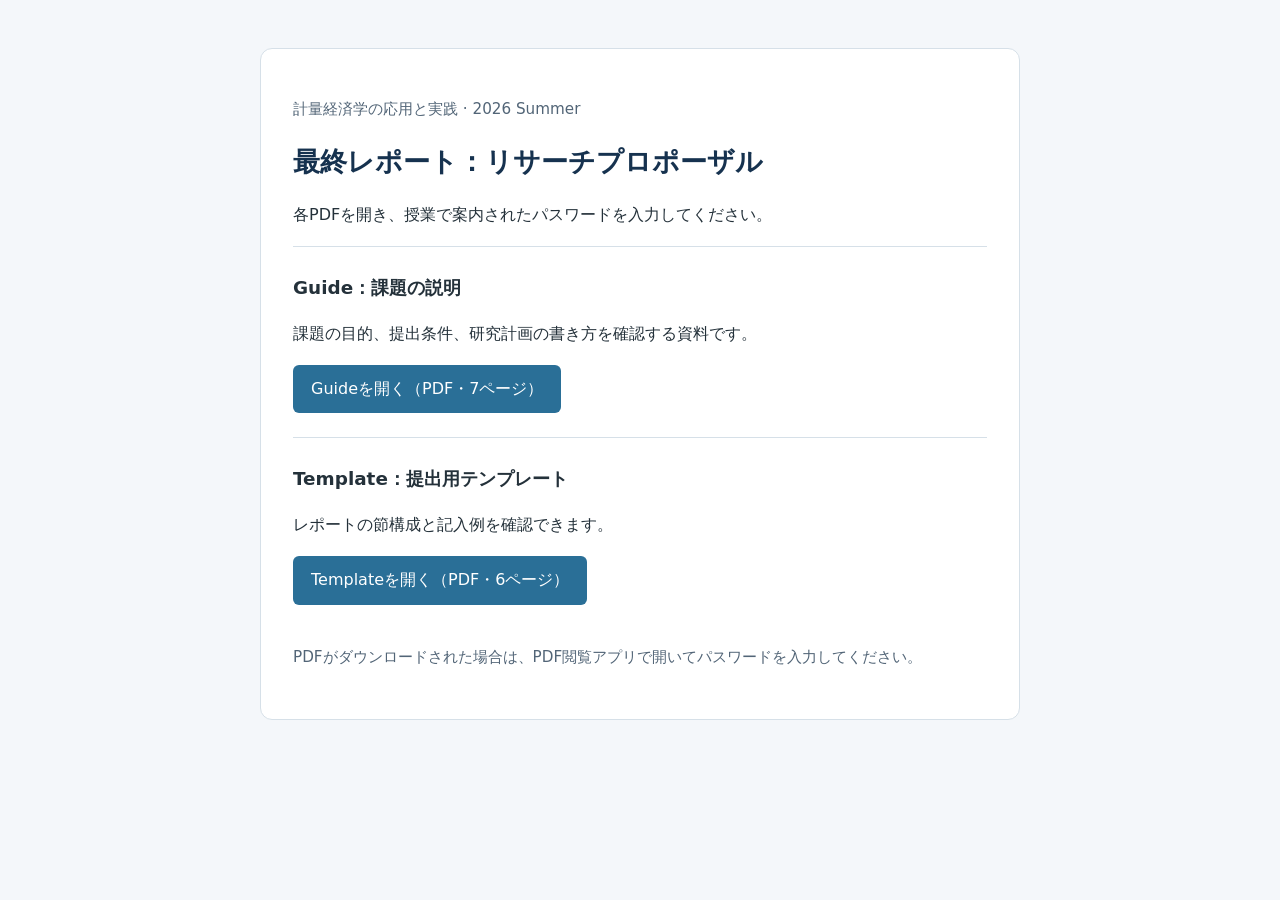
<file: term-paper/index.html>
<!doctype html>
<html lang="ja">
<head>
<meta charset="utf-8">
<meta name="viewport" content="width=device-width, initial-scale=1">
<title>最終レポート：リサーチプロポーザル</title>
<style>
*{box-sizing:border-box}body{margin:0;background:#f4f7fa;color:#24313a;font-family:system-ui,sans-serif;line-height:1.8}main{max-width:760px;margin:48px auto;padding:32px;background:white;border:1px solid #d6e0e8;border-radius:12px}h1{font-size:1.7rem;line-height:1.5;color:#16324f}h2{font-size:1.15rem;margin:0 0 8px}section{border-top:1px solid #d6e0e8;padding:24px 0}a{color:#226184}a:focus-visible{outline:3px solid #2a6f97;outline-offset:4px}.open{display:inline-block;background:#2a6f97;color:white;padding:10px 18px;border-radius:6px;text-decoration:none}.note{color:#526577;font-size:.95rem}@media(max-width:800px){main{margin:16px;padding:24px}h1{font-size:1.4rem}}
</style>
</head>
<body><main>
<p class="note">計量経済学の応用と実践 · 2026 Summer</p>
<h1>最終レポート：リサーチプロポーザル</h1>
<p>各PDFを開き、授業で案内されたパスワードを入力してください。</p>
<section><h2>Guide：課題の説明</h2><p>課題の目的、提出条件、研究計画の書き方を確認する資料です。</p><a class="open" href="final_report_guide.pdf">Guideを開く（PDF・7ページ）</a></section>
<section><h2>Template：提出用テンプレート</h2><p>レポートの節構成と記入例を確認できます。</p><a class="open" href="final_report_template.pdf">Templateを開く（PDF・6ページ）</a></section>
<p class="note">PDFがダウンロードされた場合は、PDF閲覧アプリで開いてパスワードを入力してください。</p>
</main></body></html>
</file>
<file: styles.css>
:root {
  --navy: #16324f;
  --blue: #2a6f97;
  --sky: #61a5c2;
  --pale: #eaf4f8;
  --orange: #ee6c4d;
  --orange-pale: #fff1ed;
  --ink: #24313a;
  --muted: #64748b;
  --paper: #f8fafc;
  --line: #d8e1e8;
  --green: #2a9d8f;
  --green-pale: #e9f7f4;
  --code: #17212b;
  --white: #ffffff;
  --shadow: 0 14px 40px rgba(22, 50, 79, 0.09);
  --radius: 16px;
}

* {
  box-sizing: border-box;
}

html {
  scroll-behavior: smooth;
}

body {
  margin: 0;
  color: var(--ink);
  background: var(--paper);
  font-family: -apple-system, BlinkMacSystemFont, "Hiragino Sans", "Yu Gothic", "YuGothic", "Noto Sans JP", sans-serif;
  font-size: 17px;
  line-height: 1.75;
}

button,
textarea {
  font: inherit;
}

code,
pre,
textarea {
  font-family: "SFMono-Regular", Consolas, "Liberation Mono", Menlo, monospace;
}

code {
  padding: 0.12em 0.34em;
  color: var(--navy);
  background: var(--pale);
  border-radius: 5px;
  font-size: 0.92em;
}

a {
  color: var(--blue);
}

.skip-link {
  position: fixed;
  top: 8px;
  left: 8px;
  z-index: 100;
  padding: 10px 14px;
  color: var(--white);
  background: var(--navy);
  border-radius: 8px;
  transform: translateY(-150%);
}

.skip-link:focus {
  transform: translateY(0);
}

.content-width {
  width: min(1080px, calc(100% - 40px));
  margin-inline: auto;
}

.hero {
  position: relative;
  overflow: hidden;
  color: var(--white);
  background: var(--navy);
}

.hero::before,
.hero::after {
  position: absolute;
  content: "";
  border-radius: 50%;
}

.hero::before {
  width: 360px;
  height: 360px;
  top: -170px;
  right: -80px;
  background: rgba(42, 111, 151, 0.9);
}

.hero::after {
  width: 145px;
  height: 145px;
  top: -42px;
  right: 95px;
  background: rgba(97, 165, 194, 0.9);
}

.hero__inner {
  position: relative;
  z-index: 1;
  width: min(1080px, calc(100% - 40px));
  margin-inline: auto;
  padding: 76px 0 68px;
}

.eyebrow,
.section-label {
  margin: 0 0 8px;
  color: var(--sky);
  font-size: 0.79rem;
  font-weight: 800;
  letter-spacing: 0.12em;
  text-transform: uppercase;
}

.hero h1 {
  max-width: 740px;
  margin: 0;
  font-size: clamp(2.5rem, 7vw, 4.8rem);
  line-height: 1.12;
  letter-spacing: -0.03em;
}

.hero__lead {
  max-width: 720px;
  margin: 20px 0 0;
  color: rgba(255, 255, 255, 0.83);
  font-size: clamp(1.08rem, 2.2vw, 1.34rem);
}

.hero__meta {
  display: flex;
  flex-wrap: wrap;
  gap: 10px;
  margin-top: 34px;
}

.hero__meta span {
  padding: 5px 12px;
  color: rgba(255, 255, 255, 0.86);
  border: 1px solid rgba(255, 255, 255, 0.25);
  border-radius: 999px;
  font-size: 0.86rem;
}

.runtime-bar {
  position: sticky;
  top: 0;
  z-index: 20;
  color: var(--ink);
  background: rgba(255, 255, 255, 0.96);
  border-bottom: 1px solid var(--line);
  backdrop-filter: blur(10px);
}

.runtime-bar__inner {
  display: flex;
  align-items: center;
  justify-content: space-between;
  width: min(1080px, calc(100% - 40px));
  min-height: 66px;
  margin-inline: auto;
  gap: 20px;
}

.runtime-status {
  display: flex;
  align-items: center;
  gap: 12px;
}

.runtime-status strong,
.runtime-status span {
  display: block;
}

.runtime-status strong {
  color: var(--navy);
  line-height: 1.25;
}

.runtime-status div > span {
  color: var(--muted);
  font-size: 0.78rem;
  line-height: 1.35;
}

.status-dot {
  width: 13px;
  height: 13px;
  flex: 0 0 13px;
  border-radius: 50%;
  background: var(--muted);
}

.status-dot--loading {
  background: var(--orange);
  box-shadow: 0 0 0 0 rgba(238, 108, 77, 0.55);
  animation: pulse 1.5s infinite;
}

.status-dot--ready {
  background: var(--green);
}

.status-dot--error {
  background: #b42318;
}

@keyframes pulse {
  0% { box-shadow: 0 0 0 0 rgba(238, 108, 77, 0.52); }
  70% { box-shadow: 0 0 0 9px rgba(238, 108, 77, 0); }
  100% { box-shadow: 0 0 0 0 rgba(238, 108, 77, 0); }
}

.intro {
  display: grid;
  grid-template-columns: minmax(0, 1.6fr) minmax(260px, 0.75fr);
  gap: 46px;
  padding: 74px 0 44px;
}

.intro h2,
.how-to h2,
.summary h2 {
  margin: 0;
  color: var(--navy);
  font-size: clamp(1.75rem, 4vw, 2.55rem);
  line-height: 1.35;
}

.intro__main > p:last-child {
  margin-bottom: 0;
  font-size: 1.08rem;
}

.note-card {
  padding: 24px 26px;
  background: var(--white);
  border: 1px solid var(--line);
  border-top: 4px solid var(--sky);
  border-radius: var(--radius);
  box-shadow: var(--shadow);
}

.note-card h3 {
  margin: 0 0 8px;
  color: var(--navy);
}

.note-card ol {
  margin: 0;
  padding-left: 1.3em;
}

.how-to {
  padding: 36px 0 80px;
}

.three-steps {
  display: grid;
  grid-template-columns: repeat(3, 1fr);
  gap: 18px;
  margin-top: 28px;
}

.three-steps article {
  padding: 24px;
  background: var(--white);
  border: 1px solid var(--line);
  border-radius: 14px;
}

.step-number {
  display: grid;
  place-items: center;
  width: 34px;
  height: 34px;
  color: var(--white);
  background: var(--blue);
  border-radius: 50%;
  font-weight: 800;
}

.three-steps h3 {
  margin: 14px 0 2px;
  color: var(--navy);
}

.three-steps p {
  margin: 0;
  color: var(--muted);
  font-size: 0.94rem;
}

.progress-panel {
  margin-top: 22px;
  padding: 16px 20px 18px;
  background: var(--pale);
  border-radius: 12px;
}

.progress-panel__labels {
  display: flex;
  justify-content: space-between;
  color: var(--navy);
  font-size: 0.89rem;
}

.progress-track {
  height: 8px;
  margin-top: 10px;
  overflow: hidden;
  background: #d6e8ef;
  border-radius: 999px;
}

.progress-fill {
  width: 0;
  height: 100%;
  background: var(--blue);
  border-radius: inherit;
  transition: width 0.35s ease;
}

.chapter-nav {
  display: grid;
  grid-template-columns: repeat(4, 1fr);
  gap: 10px;
  margin-bottom: 56px;
}

.chapter-nav a {
  padding: 16px 17px;
  color: var(--navy);
  background: var(--white);
  border: 1px solid var(--line);
  border-radius: 11px;
  text-decoration: none;
  font-size: 0.9rem;
  font-weight: 700;
}

.chapter-nav a:hover,
.chapter-nav a:focus-visible {
  border-color: var(--sky);
  box-shadow: 0 5px 15px rgba(42, 111, 151, 0.11);
}

.chapter-nav span {
  display: block;
  color: var(--blue);
  font-size: 0.7rem;
  letter-spacing: 0.08em;
}

.part-heading {
  scroll-margin-top: 80px;
  color: var(--white);
  background: var(--navy);
}

.part-heading .content-width {
  position: relative;
  padding: 50px 0 46px;
}

.part-heading p {
  margin: 0;
  color: var(--sky);
  font-size: 0.78rem;
  font-weight: 800;
  letter-spacing: 0.12em;
}

.part-heading h2 {
  margin: 2px 0 4px;
  font-size: clamp(1.75rem, 5vw, 2.75rem);
  line-height: 1.3;
}

.part-heading span {
  color: rgba(255, 255, 255, 0.72);
}

.system-map,
.concept-section {
  padding: 72px 0;
}

.system-map > h2,
.concept-section > h2 {
  margin: 4px 0 12px;
  color: var(--navy);
  font-size: clamp(1.65rem, 3.5vw, 2.35rem);
}

.system-map > p:not(.section-label),
.concept-section > p:not(.section-label):not(.reference-note) {
  max-width: 880px;
}

.system-map__columns {
  display: grid;
  grid-template-columns: repeat(2, minmax(0, 1fr));
  gap: 14px;
  margin: 28px 0 18px;
}

.system-map__columns > article {
  padding: 24px;
  background: var(--white);
  border: 1px solid var(--line);
  border-radius: 14px;
}

.system-map__columns > article:first-child {
  border-top: 5px solid var(--blue);
}

.system-map__columns > article:last-child {
  border-top: 5px solid var(--green);
}

.system-map__columns h3,
.operator-guide h3,
.system-reference h3 {
  margin: 0 0 14px;
  color: var(--navy);
}

.system-map__columns p {
  margin: 14px 0 0;
  color: var(--muted);
  font-size: 0.91rem;
}

.concept-chain {
  display: flex;
  flex-wrap: wrap;
  align-items: center;
  gap: 8px;
}

.concept-chain span,
.concept-list span {
  padding: 9px 11px;
  background: var(--pale);
  border-radius: 8px;
  font-size: 0.88rem;
}

.concept-chain span b,
.concept-list span b {
  display: block;
  color: var(--navy);
}

.concept-chain i {
  color: var(--orange);
  font-style: normal;
  font-weight: 900;
}

.concept-list {
  display: grid;
  grid-template-columns: repeat(2, minmax(0, 1fr));
  gap: 8px;
}

.operator-guide {
  padding: 21px 24px;
  background: var(--white);
  border: 1px solid var(--line);
  border-radius: 14px;
}

.operator-guide > div {
  display: grid;
  grid-template-columns: repeat(3, minmax(0, 1fr));
  gap: 9px;
}

.operator-guide > div span {
  padding: 11px 13px;
  background: var(--pale);
  border-radius: 8px;
}

.operator-guide > div b {
  display: block;
  margin-bottom: 4px;
  color: var(--navy);
}

.operator-guide p,
.reference-note {
  margin: 13px 0 0;
  color: var(--muted);
  font-size: 0.88rem;
}

.part-roadmap {
  display: grid;
  grid-template-columns: repeat(4, minmax(0, 1fr));
  gap: 9px;
  margin-top: 18px;
}

.part-roadmap a {
  display: flex;
  align-items: center;
  gap: 10px;
  padding: 13px;
  color: var(--navy);
  background: var(--white);
  border: 1px solid var(--line);
  border-radius: 10px;
  text-decoration: none;
}

.part-roadmap a:hover,
.part-roadmap a:focus-visible {
  border-color: var(--sky);
}

.part-roadmap b {
  display: grid;
  place-items: center;
  width: 29px;
  height: 29px;
  flex: 0 0 29px;
  color: var(--white);
  background: var(--blue);
  border-radius: 50%;
}

.part-roadmap span {
  font-size: 0.84rem;
  font-weight: 800;
  line-height: 1.35;
}

.part-roadmap small {
  display: block;
  color: var(--muted);
  font-size: 0.72rem;
  font-weight: 500;
}

.topic-heading {
  display: flex;
  align-items: center;
  gap: 17px;
  padding: 30px 0 10px;
  scroll-margin-top: 85px;
}

.topic-heading > span {
  display: grid;
  place-items: center;
  width: 48px;
  height: 48px;
  flex: 0 0 48px;
  color: var(--white);
  background: var(--blue);
  border-radius: 50%;
  font-size: 1.1rem;
  font-weight: 900;
}

.topic-heading p {
  margin: 0;
  color: var(--blue);
  font-size: 0.71rem;
  font-weight: 900;
  letter-spacing: 0.1em;
}

.topic-heading h2 {
  margin: 1px 0;
  color: var(--navy);
  font-size: clamp(1.45rem, 3vw, 2rem);
}

.topic-heading small {
  color: var(--muted);
}

.topic-heading--embedded {
  padding-top: 0;
}

.concept-section {
  border-top: 1px solid var(--line);
  border-bottom: 1px solid var(--line);
}

.type-grid {
  display: grid;
  grid-template-columns: repeat(3, minmax(0, 1fr));
  gap: 12px;
  margin: 24px 0;
}

.type-grid article {
  padding: 21px;
  background: var(--white);
  border: 1px solid var(--line);
  border-radius: 11px;
}

.type-grid article > span {
  display: block;
  color: var(--navy);
  font-weight: 800;
}

.type-grid article > code {
  display: inline-block;
  margin: 10px 0;
  padding: 8px 12px;
  font-size: 1.06rem;
  font-weight: 800;
}

.type-grid p {
  margin: 0;
  color: var(--muted);
  font-size: 0.9rem;
}

.sentence-profile {
  display: grid;
  grid-template-columns: repeat(3, minmax(0, 1fr));
  gap: 1px;
  overflow: hidden;
  margin: 20px 0 -12px;
  background: var(--line);
  border: 1px solid var(--line);
  border-radius: 9px;
}

.sentence-profile span {
  padding: 9px 12px;
  background: var(--white);
  font-size: 0.82rem;
}

.sentence-profile b {
  display: block;
  color: var(--blue);
  font-size: 0.68rem;
  letter-spacing: 0.05em;
}

.data-structure-table {
  overflow: hidden;
  margin-top: 22px;
  background: var(--white);
  border: 1px solid var(--line);
  border-radius: 12px;
}

.data-structure-table > div {
  display: grid;
  grid-template-columns: 1.15fr 1.7fr 1fr 1.7fr;
}

.data-structure-table > div > * {
  padding: 12px 14px;
  border-bottom: 1px solid var(--line);
}

.data-structure-table > div:last-child > * {
  border-bottom: 0;
}

.data-structure-table__head {
  color: var(--white);
  background: var(--navy);
  font-size: 0.78rem;
  font-weight: 800;
}

.data-structure-table code {
  align-self: center;
  justify-self: start;
}

.lesson {
  display: grid;
  grid-template-columns: 78px minmax(0, 1fr);
  gap: 26px;
  padding: 70px 0;
  border-bottom: 1px solid var(--line);
}

.lesson__number {
  padding-top: 5px;
  color: var(--sky);
  font-size: 1rem;
  font-weight: 900;
  letter-spacing: 0.08em;
}

.lesson__body {
  min-width: 0;
}

.lesson h2 {
  margin: 0;
  color: var(--navy);
  font-size: clamp(1.55rem, 3.5vw, 2.2rem);
  line-height: 1.35;
}

.lesson h2 + p {
  max-width: 860px;
  margin: 12px 0 24px;
}

.predict,
.try-it,
.explanation,
.warning-card,
.takeaway,
.syntax-card {
  display: flex;
  align-items: flex-start;
  gap: 16px;
  margin: 20px 0;
  padding: 14px 17px;
  border-radius: 10px;
}

.predict,
.try-it,
.syntax-card {
  background: var(--pale);
  border-left: 4px solid var(--sky);
}

.explanation {
  background: var(--green-pale);
  border-left: 4px solid var(--green);
}

.warning-card {
  background: var(--orange-pale);
  border-left: 4px solid var(--orange);
}

.takeaway {
  color: var(--white);
  background: var(--navy);
}

.predict strong,
.try-it strong,
.explanation strong,
.warning-card strong,
.takeaway strong,
.syntax-card code {
  flex: 0 0 190px;
}

.syntax-card code {
  color: var(--navy);
  background: transparent;
  font-size: 1.05rem;
  font-weight: 800;
}

.r-cell {
  overflow: hidden;
  margin: 25px 0;
  background: var(--white);
  border: 1px solid #cbd7e0;
  border-radius: var(--radius);
  box-shadow: var(--shadow);
}

.r-cell.is-complete {
  border-color: rgba(42, 157, 143, 0.65);
}

.r-cell.is-running {
  border-color: var(--sky);
}

.r-cell.has-error {
  border-color: rgba(238, 108, 77, 0.75);
}

.r-cell__head {
  display: flex;
  justify-content: space-between;
  padding: 10px 16px;
  color: rgba(255, 255, 255, 0.72);
  background: var(--code);
  font-size: 0.74rem;
  font-weight: 700;
  letter-spacing: 0.04em;
}

.r-cell textarea {
  display: block;
  width: 100%;
  min-height: 120px;
  resize: vertical;
  padding: 20px;
  color: #eef4f8;
  background: var(--code);
  border: 0;
  border-radius: 0;
  outline: 0;
  font-size: 0.92rem;
  line-height: 1.63;
  tab-size: 2;
  white-space: pre;
  overflow-x: auto;
}

.r-cell textarea:focus {
  box-shadow: inset 4px 0 0 var(--sky);
}

.r-cell--single textarea {
  min-height: 74px;
  resize: none;
  font-size: 1rem;
}

.r-setup {
  display: none;
}

.grammar-grid {
  display: grid;
  grid-template-columns: repeat(3, minmax(0, 1fr));
  gap: 12px;
  margin: 24px 0;
}

.grammar-grid article {
  padding: 18px;
  background: var(--white);
  border: 1px solid var(--line);
  border-radius: 11px;
}

.grammar-grid code {
  display: inline-block;
  margin-bottom: 6px;
  font-size: 1rem;
  font-weight: 800;
}

.grammar-grid p {
  margin: 0;
  color: var(--muted);
  font-size: 0.9rem;
}

.structure-grid {
  display: grid;
  grid-template-columns: repeat(2, minmax(0, 1fr));
  gap: 12px;
  margin: 24px 0;
}

.structure-grid article {
  display: grid;
  gap: 9px;
  padding: 20px;
  background: var(--white);
  border: 1px solid var(--line);
  border-radius: 11px;
}

.structure-grid article > span {
  color: var(--navy);
  font-weight: 800;
}

.structure-grid article > code {
  justify-self: start;
  padding: 8px 11px;
  color: var(--navy);
  background: var(--pale);
  font-size: 1rem;
  font-weight: 800;
}

.structure-grid p {
  margin: 0;
  color: var(--muted);
  font-size: 0.9rem;
}

.structure-grid--compare article:first-child {
  border-top: 4px solid var(--blue);
}

.structure-grid--compare article:last-child {
  border-top: 4px solid var(--orange);
}

.reading-order {
  display: flex;
  flex-wrap: wrap;
  align-items: center;
  gap: 8px;
  margin: 20px 0;
  padding: 16px;
  background: var(--white);
  border: 1px solid var(--line);
  border-radius: 10px;
}

.reading-order span {
  padding: 7px 10px;
  color: var(--navy);
  background: var(--pale);
  border-radius: 7px;
  font-weight: 800;
}

.reading-order b {
  color: var(--orange);
}

.r-cell__actions {
  display: flex;
  gap: 10px;
  padding: 13px 16px;
  background: #eef3f6;
  border-top: 1px solid #344451;
}

.button {
  min-height: 42px;
  padding: 8px 18px;
  color: var(--white);
  background: var(--blue);
  border: 1px solid var(--blue);
  border-radius: 8px;
  cursor: pointer;
  font-size: 0.88rem;
  font-weight: 800;
}

.button:hover:not(:disabled) {
  background: var(--navy);
  border-color: var(--navy);
}

.button:focus-visible {
  outline: 3px solid rgba(97, 165, 194, 0.38);
  outline-offset: 2px;
}

.button:disabled {
  color: #8a99a6;
  background: #dce4e9;
  border-color: #d0dae1;
  cursor: wait;
}

.button--quiet {
  color: var(--navy);
  background: transparent;
  border-color: #b9c7d0;
}

.button--quiet:hover:not(:disabled) {
  color: var(--white);
}

.r-output {
  padding: 0;
  background: var(--white);
  border-top: 1px solid var(--line);
}

.r-output__label {
  padding: 10px 18px 0;
  color: var(--muted);
  font-size: 0.73rem;
  font-weight: 800;
  letter-spacing: 0.06em;
}

.text-output {
  min-height: 62px;
  margin: 0;
  padding: 10px 18px 18px;
  overflow-x: auto;
  color: var(--ink);
  white-space: pre-wrap;
  font-size: 0.9rem;
  line-height: 1.55;
}

.text-output:empty {
  display: none;
}

.text-output.is-error {
  color: #9d2c1d;
  background: var(--orange-pale);
}

.plot-output {
  display: grid;
  gap: 14px;
  padding: 0 18px 20px;
}

.plot-output:empty {
  display: none;
}

.plot-output canvas {
  display: block;
  width: min(100%, 760px);
  height: auto;
  margin-inline: auto;
  background: var(--white);
  border: 1px solid var(--line);
  border-radius: 8px;
}

.code-map {
  display: grid;
  grid-template-columns: repeat(2, minmax(0, 1fr));
  gap: 8px;
  margin: 20px 0;
}

.code-map span {
  padding: 9px 12px;
  background: var(--white);
  border: 1px solid var(--line);
  border-radius: 8px;
  font-size: 0.88rem;
}

.error-guide {
  margin-top: 20px;
  padding: 14px 18px;
  background: var(--white);
  border: 1px solid var(--line);
  border-radius: 10px;
}

.error-guide summary {
  color: var(--navy);
  cursor: pointer;
  font-weight: 800;
}

.error-guide p:last-child {
  margin-bottom: 0;
}

.summary {
  padding: 90px 0;
}

.summary-grid {
  display: grid;
  grid-template-columns: repeat(2, 1fr);
  gap: 14px;
  margin-top: 30px;
}

.summary-grid article {
  display: flex;
  align-items: flex-start;
  gap: 16px;
  padding: 22px;
  background: var(--white);
  border: 1px solid var(--line);
  border-radius: 12px;
}

.summary-grid article span {
  display: grid;
  place-items: center;
  width: 31px;
  height: 31px;
  flex: 0 0 31px;
  color: var(--white);
  background: var(--blue);
  border-radius: 50%;
  font-weight: 800;
}

.summary-grid p {
  margin: 0;
}

.system-reference {
  margin-top: 30px;
  padding: 24px;
  background: var(--white);
  border: 1px solid var(--line);
  border-radius: 12px;
}

.system-reference > div {
  display: grid;
  grid-template-columns: repeat(2, minmax(0, 1fr));
  gap: 9px;
}

.system-reference article {
  padding: 13px 15px;
  background: var(--pale);
  border-radius: 8px;
}

.system-reference article span {
  display: block;
  margin-bottom: 4px;
  color: var(--navy);
  font-size: 0.78rem;
  font-weight: 900;
}

.system-reference article p {
  margin: 0;
  font-size: 0.86rem;
}

.final-message {
  margin-top: 20px;
  padding: 22px 26px;
  color: var(--white);
  background: var(--navy);
  border-radius: 12px;
  font-weight: 800;
  text-align: center;
}

footer {
  color: rgba(255, 255, 255, 0.67);
  background: var(--navy);
}

.footer__inner {
  display: flex;
  justify-content: space-between;
  gap: 20px;
  padding: 24px 0;
  font-size: 0.78rem;
}

@media (max-width: 820px) {
  .intro,
  .three-steps,
  .grammar-grid,
  .structure-grid,
  .system-map__columns,
  .type-grid,
  .chapter-nav,
  .summary-grid {
    grid-template-columns: 1fr;
  }

  .part-roadmap,
  .system-reference > div {
    grid-template-columns: repeat(2, 1fr);
  }

  .operator-guide > div,
  .sentence-profile {
    grid-template-columns: 1fr;
  }

  .data-structure-table > div {
    grid-template-columns: 1fr 1.45fr 1fr 1.45fr;
    font-size: 0.82rem;
  }

  .chapter-nav {
    grid-template-columns: repeat(2, 1fr);
  }

  .predict,
  .try-it,
  .explanation,
  .warning-card,
  .takeaway,
  .syntax-card {
    display: block;
  }

  .predict strong,
  .try-it strong,
  .explanation strong,
  .warning-card strong,
  .takeaway strong,
  .syntax-card code {
    display: block;
    margin-bottom: 4px;
  }
}

@media (max-width: 580px) {
  body {
    font-size: 16px;
  }

  .content-width,
  .hero__inner,
  .runtime-bar__inner {
    width: min(100% - 24px, 1080px);
  }

  .hero__inner {
    padding: 56px 0 52px;
  }

  .runtime-bar__inner {
    min-height: 76px;
  }

  #restart-button {
    padding-inline: 10px;
    font-size: 0.75rem;
  }

  .runtime-status div > span {
    display: none;
  }

  .chapter-nav {
    grid-template-columns: 1fr;
  }

  .part-roadmap,
  .system-reference > div {
    grid-template-columns: 1fr;
  }

  .data-structure-table__head {
    display: none !important;
  }

  .data-structure-table > div {
    display: block;
    padding: 12px 14px;
    border-bottom: 1px solid var(--line);
  }

  .data-structure-table > div:last-child {
    border-bottom: 0;
  }

  .data-structure-table > div > * {
    display: block;
    padding: 4px 0;
    border-bottom: 0;
  }

  .lesson {
    display: block;
    padding: 54px 0;
  }

  .lesson__number {
    margin-bottom: 5px;
  }

  .r-cell textarea {
    padding: 16px;
    font-size: 0.82rem;
  }

  .r-cell__actions {
    flex-wrap: wrap;
  }

  .code-map {
    grid-template-columns: 1fr;
  }

  .footer__inner {
    display: block;
  }

  .footer__inner span {
    display: block;
  }
}

@media (prefers-reduced-motion: reduce) {
  *,
  *::before,
  *::after {
    scroll-behavior: auto !important;
    animation-duration: 0.01ms !important;
    animation-iteration-count: 1 !important;
    transition-duration: 0.01ms !important;
  }
}
</file>
<file: oster/styles.css>
:root {
  --navy: #16324f;
  --blue: #2a6f97;
  --sky: #61a5c2;
  --pale: #eaf4f8;
  --orange: #ee6c4d;
  --orange-pale: #fff1ec;
  --green: #2a9d8f;
  --green-pale: #e9f7f4;
  --ink: #24313a;
  --muted: #64748b;
  --paper: #f8fafc;
  --line: #dbe3ea;
  --white: #ffffff;
  --code: #172330;
  --shadow: 0 16px 40px rgba(22, 50, 79, 0.09);
  --radius: 18px;
  --content: 1040px;
}

* {
  box-sizing: border-box;
}

html {
  scroll-behavior: smooth;
  scroll-padding-top: 104px;
}

body {
  margin: 0;
  color: var(--ink);
  background: var(--paper);
  font-family: "Noto Sans JP", "Hiragino Kaku Gothic ProN", "Yu Gothic", system-ui, sans-serif;
  line-height: 1.72;
}

button,
textarea {
  font: inherit;
}

code,
pre,
textarea {
  font-family: "SFMono-Regular", Consolas, "Liberation Mono", Menlo, monospace;
}

code {
  color: #174c6b;
  background: #eef5f8;
  border-radius: 5px;
  padding: 0.08em 0.32em;
}

a {
  color: inherit;
}

.skip-link {
  position: fixed;
  z-index: 1000;
  top: 10px;
  left: 10px;
  padding: 10px 14px;
  color: white;
  background: var(--navy);
  transform: translateY(-160%);
}

.skip-link:focus {
  transform: translateY(0);
}

.hero {
  color: white;
  background: var(--navy);
  border-bottom: 6px solid var(--orange);
}

.hero__inner {
  width: min(1180px, calc(100% - 40px));
  margin: 0 auto;
  padding: 70px 0 60px;
}

.eyebrow,
.section-label,
.slide-kicker {
  margin: 0 0 10px;
  color: var(--sky);
  font-size: 0.76rem;
  font-weight: 800;
  letter-spacing: 0.12em;
}

.hero h1 {
  margin: 0;
  font-size: clamp(2.45rem, 6vw, 5.2rem);
  line-height: 1.08;
  letter-spacing: -0.045em;
}

.hero__lead {
  max-width: 850px;
  margin: 24px 0 0;
  color: #e9f2f7;
  font-size: clamp(1rem, 1.7vw, 1.22rem);
}

.hero__meta {
  display: flex;
  flex-wrap: wrap;
  gap: 10px;
  margin-top: 25px;
}

.hero__meta span {
  padding: 7px 11px;
  border: 1px solid rgba(255, 255, 255, 0.25);
  border-radius: 999px;
  color: #dcebf3;
  font-size: 0.8rem;
  font-weight: 700;
}

.difficulty-map {
  display: grid;
  grid-template-columns: 1fr auto 1fr auto 1fr;
  align-items: center;
  gap: 14px;
  max-width: 900px;
  margin-top: 34px;
}

.difficulty-map article {
  min-height: 118px;
  padding: 17px 20px;
  background: rgba(255, 255, 255, 0.09);
  border: 1px solid rgba(255, 255, 255, 0.17);
  border-radius: 13px;
}

.difficulty-map article span,
.difficulty-map article strong,
.difficulty-map article small {
  display: block;
}

.difficulty-map article span {
  color: #9ed4e6;
  font-size: 0.66rem;
  font-weight: 900;
  letter-spacing: 0.1em;
}

.difficulty-map article strong {
  margin-top: 2px;
  font-size: 1.04rem;
}

.difficulty-map article small {
  margin-top: 8px;
  color: #dbe9f0;
}

.difficulty-map > i {
  color: var(--orange);
  font-size: 1.35rem;
  font-style: normal;
}

.hero__start-actions {
  display: flex;
  flex-wrap: wrap;
  gap: 10px;
  margin-top: 22px;
}

.hero-start-link {
  min-width: 185px;
  padding: 11px 15px;
  color: white;
  background: rgba(255, 255, 255, 0.1);
  border: 1px solid rgba(255, 255, 255, 0.25);
  border-radius: 10px;
  font: inherit;
  text-align: left;
  text-decoration: none;
  cursor: pointer;
}

.hero-start-link:hover,
.hero-start-link:focus-visible {
  background: rgba(255, 255, 255, 0.18);
}

.hero-start-link span,
.hero-start-link strong {
  display: block;
}

.hero-start-link span {
  color: #9ed4e6;
  font-size: 0.66rem;
  font-weight: 900;
  letter-spacing: 0.08em;
}

.hero-start-link strong {
  margin-top: 2px;
  font-size: 0.84rem;
}

.hero-start-link--resume {
  color: var(--navy);
  background: white;
}

.hero-start-link--resume span {
  color: var(--orange);
}

.runtime-bar {
  position: sticky;
  z-index: 100;
  top: 0;
  color: var(--ink);
  background: rgba(255, 255, 255, 0.96);
  border-bottom: 1px solid var(--line);
  box-shadow: 0 5px 18px rgba(22, 50, 79, 0.06);
  backdrop-filter: blur(12px);
}

.runtime-bar__inner {
  display: grid;
  grid-template-columns: minmax(215px, 0.8fr) minmax(220px, 0.7fr) minmax(350px, auto);
  align-items: center;
  gap: 24px;
  width: min(1180px, calc(100% - 32px));
  min-height: 76px;
  margin: 0 auto;
}

.runtime-status {
  display: flex;
  align-items: center;
  gap: 12px;
}

.runtime-status strong,
.runtime-status span {
  display: block;
}

.runtime-status strong {
  font-size: 0.88rem;
}

.runtime-status span {
  color: var(--muted);
  font-size: 0.72rem;
  line-height: 1.35;
}

.status-dot {
  width: 12px;
  height: 12px;
  flex: 0 0 auto;
  border-radius: 50%;
}

.status-dot--loading {
  background: #e0a323;
  box-shadow: 0 0 0 5px rgba(224, 163, 35, 0.15);
  animation: pulse 1.4s infinite;
}

.status-dot--ready {
  background: var(--green);
  box-shadow: 0 0 0 5px rgba(42, 157, 143, 0.14);
}

.status-dot--error {
  background: #c74444;
  box-shadow: 0 0 0 5px rgba(199, 68, 68, 0.13);
}

@keyframes pulse {
  50% { opacity: 0.45; }
}

.progress-block {
  color: var(--muted);
  font-size: 0.72rem;
}

.current-step {
  display: block;
  margin-top: 2px;
  overflow: hidden;
  color: var(--navy);
  font-size: 0.68rem;
  line-height: 1.25;
  text-overflow: ellipsis;
  white-space: nowrap;
}

.progress-track {
  height: 6px;
  margin-top: 6px;
  overflow: hidden;
  background: #e8eef2;
  border-radius: 999px;
}

.progress-track i {
  display: block;
  width: 0;
  height: 100%;
  background: var(--green);
  transition: width 180ms ease;
}

.runtime-actions {
  display: flex;
  justify-content: flex-end;
  gap: 7px;
}

.runtime-actions .button {
  min-height: 38px;
  padding: 7px 11px;
  white-space: nowrap;
}

.button {
  min-height: 42px;
  padding: 9px 15px;
  border: 0;
  border-radius: 9px;
  color: white;
  background: var(--blue);
  font-size: 0.8rem;
  font-weight: 800;
  cursor: pointer;
}

.button:hover:not(:disabled) {
  background: var(--navy);
}

.button:focus-visible,
textarea:focus-visible,
a:focus-visible {
  outline: 3px solid rgba(238, 108, 77, 0.48);
  outline-offset: 2px;
}

.button:disabled {
  cursor: wait;
  opacity: 0.48;
}

.button--quiet {
  color: var(--navy);
  background: #eef3f6;
  border: 1px solid #d6e0e6;
}

.button--answer {
  color: #805025;
  background: #fff4e8;
  border: 1px solid #eed4ba;
}

.course-layout {
  display: grid;
  grid-template-columns: 190px minmax(0, 1fr);
  gap: 46px;
  width: min(1280px, calc(100% - 40px));
  margin: 0 auto;
}

.course-main {
  min-width: 0;
}

.flow-rail {
  position: sticky;
  top: 106px;
  align-self: start;
  max-height: calc(100vh - 128px);
  padding-top: 45px;
}

.flow-rail__eyebrow {
  margin: 0 0 12px 15px;
  color: var(--muted);
  font-size: 0.68rem;
  font-weight: 800;
  letter-spacing: 0.1em;
}

.flow-rail__mobile {
  display: none;
}

.flow-rail ol {
  margin: 0;
  padding: 0;
  list-style: none;
}

.flow-rail li a {
  display: grid;
  grid-template-columns: 28px 1fr;
  align-items: center;
  gap: 9px;
  padding: 9px 12px;
  color: var(--muted);
  text-decoration: none;
  border-left: 2px solid var(--line);
}

.flow-rail li span {
  display: grid;
  width: 27px;
  height: 27px;
  place-items: center;
  border-radius: 50%;
  background: #edf2f5;
  font-size: 0.68rem;
  font-weight: 900;
}

.flow-rail li b {
  font-size: 0.79rem;
}

.flow-rail li.is-current a {
  color: var(--navy);
  background: var(--pale);
  border-left-color: var(--blue);
}

.flow-rail li.is-current span {
  color: white;
  background: var(--navy);
}

.flow-rail li.is-complete span {
  color: white;
  background: var(--green);
}

.flow-rail li.is-complete a {
  color: #23756b;
}

.flow-rail li.is-current.is-complete span {
  box-shadow: 0 0 0 3px rgba(42, 157, 143, 0.18);
}

.content-section {
  width: min(var(--content), 100%);
  padding: 76px 0 32px;
}

.content-section > h2 {
  margin: 0 0 28px;
  color: var(--navy);
  font-size: clamp(1.75rem, 3.5vw, 2.85rem);
  line-height: 1.28;
  letter-spacing: -0.035em;
}

.content-section > h2 code {
  font-size: 0.88em;
}

.section-label {
  color: var(--blue);
}

.workflow {
  display: grid;
  grid-template-columns: repeat(3, 1fr);
  gap: 12px;
}

.workflow article {
  position: relative;
  min-height: 144px;
  padding: 20px 20px 18px;
  background: white;
  border: 1px solid var(--line);
  border-radius: 13px;
}

.workflow article > span {
  position: absolute;
  top: 13px;
  right: 15px;
  color: #d7e1e8;
  font-size: 1.3rem;
  font-weight: 900;
}

.workflow strong {
  display: block;
  padding-right: 35px;
  color: var(--navy);
}

.workflow p {
  margin: 10px 0 0;
  color: var(--muted);
  font-size: 0.84rem;
}

.notice {
  margin: 23px 0;
  padding: 18px 22px;
  background: var(--pale);
  border-left: 5px solid var(--sky);
  border-radius: 7px 13px 13px 7px;
}

.notice--important {
  background: var(--orange-pale);
  border-left-color: var(--orange);
}

.notice strong,
.notice p {
  display: block;
}

.notice strong {
  color: var(--navy);
}

.notice p {
  margin: 5px 0 0;
}

.session-grid {
  display: grid;
  grid-template-columns: repeat(2, 1fr);
  gap: 16px;
  margin-top: 24px;
}

.session-grid article {
  padding: 24px;
  background: white;
  border: 1px solid var(--line);
  border-top: 5px solid var(--blue);
  border-radius: 13px;
}

.session-grid span,
.case-brief span,
.level-complete span {
  color: var(--blue);
  font-size: 0.7rem;
  font-weight: 900;
  letter-spacing: 0.08em;
}

.session-grid h3 {
  margin: 5px 0 6px;
  color: var(--navy);
}

.session-grid p {
  margin: 0;
  color: var(--muted);
}

.concept-slide {
  min-height: 465px;
  margin: 34px 0;
  padding: clamp(28px, 5vw, 52px);
  background: white;
  border: 1px solid var(--line);
  border-top: 7px solid var(--blue);
  border-radius: var(--radius);
  box-shadow: var(--shadow);
}

.concept-slide--navy {
  color: white;
  background: var(--navy);
  border-color: var(--navy);
  border-top-color: var(--orange);
}

.concept-slide--navy h3,
.concept-slide--navy .slide-kicker {
  color: white;
}

.concept-slide--event {
  min-height: 390px;
  border-top-color: var(--green);
}

.concept-slide--compact {
  min-height: 0;
}

.concept-slide--purple {
  border-top-color: #845ec2;
}

.concept-slide--green {
  border-top-color: var(--green);
}

.concept-slide h3 {
  max-width: 830px;
  margin: 0 0 28px;
  color: var(--navy);
  font-size: clamp(1.4rem, 3vw, 2.15rem);
  line-height: 1.38;
}

.concept-slide p {
  font-size: 1.02rem;
}

.learning-grid,
.concept-grid,
.assumption-grid,
.evidence-stack,
.translation-board {
  display: grid;
  gap: 12px;
}

.learning-grid {
  grid-template-columns: repeat(3, 1fr);
}

.learning-grid article {
  min-height: 145px;
  padding: 20px;
  background: #f4f8fa;
  border-top: 4px solid var(--sky);
  border-radius: 10px;
}

.learning-grid span,
.learning-grid strong,
.learning-grid p {
  display: block;
}

.learning-grid span {
  color: var(--blue);
  font-size: 0.68rem;
  font-weight: 900;
  letter-spacing: 0.09em;
}

.learning-grid strong {
  margin-top: 5px;
  color: var(--navy);
}

.learning-grid p {
  margin: 8px 0 0;
  color: var(--muted);
  font-size: 0.82rem;
}

.r-survival-slide {
  border-top-color: var(--orange);
}

.r-symbol-grid {
  display: grid;
  grid-template-columns: repeat(3, 1fr);
  gap: 12px;
}

.r-symbol-grid article {
  min-height: 145px;
  padding: 18px;
  background: #f6f9fb;
  border: 1px solid var(--line);
  border-radius: 10px;
}

.r-symbol-grid article > code,
.r-symbol-grid article > strong,
.r-symbol-grid article > p {
  display: block;
}

.r-symbol-grid article > code {
  width: fit-content;
  margin-bottom: 9px;
  color: white;
  background: var(--navy);
  font-size: 0.94rem;
  font-weight: 900;
}

.r-symbol-grid article > strong {
  color: var(--navy);
}

.r-symbol-grid article > p {
  margin: 7px 0 0;
  color: var(--muted);
  font-size: 0.8rem;
}

.r-function-guide {
  margin-top: 18px;
  padding: 20px;
  color: white;
  background: var(--navy);
  border-radius: 11px;
}

.r-function-guide h4 {
  margin: 0 0 12px;
  font-size: 1rem;
}

.r-function-guide > div {
  display: grid;
  grid-template-columns: repeat(2, 1fr);
  gap: 8px;
}

.r-function-guide article {
  padding: 11px 13px;
  background: rgba(255, 255, 255, 0.08);
  border-radius: 7px;
}

.r-function-guide code,
.r-function-guide span {
  display: block;
}

.r-function-guide code {
  width: fit-content;
  color: #bde4f0;
  background: transparent;
  font-weight: 900;
}

.r-function-guide span {
  margin-top: 3px;
  color: #dce8ef;
  font-size: 0.73rem;
}

.r-function-guide > p {
  margin: 12px 0 0;
  color: #dce8ef;
  font-size: 0.78rem;
}

.r-function-guide > p code {
  display: inline;
  width: auto;
}

.cell-anatomy {
  display: grid;
  grid-template-columns: 1fr auto 1fr auto 1fr auto 1fr;
  align-items: stretch;
  gap: 8px;
  margin-top: 20px;
}

.cell-anatomy article {
  display: grid;
  min-height: 105px;
  padding: 14px;
  background: var(--pale);
  border-radius: 9px;
}

.cell-anatomy b {
  display: grid;
  width: 25px;
  height: 25px;
  place-items: center;
  color: white;
  background: var(--blue);
  border-radius: 50%;
  font-size: 0.7rem;
}

.cell-anatomy span {
  margin-top: 6px;
  color: var(--navy);
  font-weight: 900;
}

.cell-anatomy small {
  color: var(--muted);
  font-size: 0.68rem;
}

.cell-anatomy > i {
  align-self: center;
  color: var(--orange);
  font-style: normal;
}

.cell-isolation-note {
  margin-bottom: 15px;
}

.keyboard-help {
  padding: 13px 16px;
  background: #f5f8fa;
  border: 1px solid var(--line);
  border-radius: 9px;
}

.keyboard-help summary,
.self-check summary {
  color: var(--navy);
  font-weight: 900;
  cursor: pointer;
}

.keyboard-help ul {
  margin-bottom: 0;
}

.session-divider {
  position: relative;
  min-height: 260px;
  margin: 28px 0 38px;
  padding: clamp(30px, 6vw, 58px);
  overflow: hidden;
  color: white;
  background: var(--navy);
  border-radius: var(--radius);
  box-shadow: var(--shadow);
}

.session-divider::after {
  position: absolute;
  top: -95px;
  right: -70px;
  width: 270px;
  height: 270px;
  content: "";
  background: rgba(97, 165, 194, 0.25);
  border-radius: 50%;
}

.session-divider span,
.session-divider h3,
.session-divider p {
  position: relative;
  z-index: 1;
  display: block;
  max-width: 760px;
}

.session-divider span {
  color: #9ed4e6;
  font-size: 0.72rem;
  font-weight: 900;
  letter-spacing: 0.12em;
}

.session-divider h3 {
  margin: 13px 0 0;
  font-size: clamp(1.55rem, 3.5vw, 2.5rem);
  line-height: 1.35;
}

.session-divider p {
  margin: 18px 0 0;
  color: #dce8ef;
}

.session-divider--blue {
  border-top: 6px solid var(--orange);
}

.session-divider--purple {
  background: #3d315f;
  border-top: 6px solid #a78bda;
}

.session-divider--green {
  background: #174a46;
  border-top: 6px solid #6bd1c4;
}

.concept-grid--2 {
  grid-template-columns: repeat(2, 1fr);
}

.concept-grid--3 {
  grid-template-columns: repeat(3, 1fr);
}

.concept-card {
  min-height: 135px;
  padding: 20px;
  background: #f5f8fa;
  border: 1px solid var(--line);
  border-top: 4px solid #b7c4ce;
  border-radius: 10px;
}

.concept-card--blue {
  border-top-color: var(--sky);
}

.concept-card--green {
  border-top-color: var(--green);
}

.concept-card--warning {
  background: var(--orange-pale);
  border-top-color: var(--orange);
}

.concept-card span,
.concept-card strong,
.concept-card p,
.concept-card small {
  display: block;
}

.concept-card span {
  color: var(--blue);
  font-size: 0.7rem;
  font-weight: 900;
  letter-spacing: 0.07em;
}

.concept-card strong {
  margin-top: 6px;
  color: var(--navy);
  font-size: 1rem;
}

.concept-card p {
  margin: 8px 0 0;
  color: var(--muted);
  font-size: 0.82rem;
}

.concept-card small {
  margin-top: 11px;
  color: var(--blue);
  font-weight: 800;
}

.role-table-wrap {
  width: 100%;
  overflow-x: auto;
  border: 1px solid var(--line);
  border-radius: 11px;
}

.role-table {
  width: 100%;
  min-width: 680px;
  border-collapse: collapse;
  background: white;
}

.role-table th,
.role-table td {
  padding: 12px 15px;
  text-align: left;
  border-bottom: 1px solid var(--line);
}

.role-table thead th {
  color: white;
  background: var(--navy);
  font-size: 0.78rem;
}

.role-table tbody th {
  color: var(--navy);
  background: #f3f7f9;
  font-size: 0.8rem;
}

.role-table tbody td {
  font-size: 0.84rem;
}

.role-table tbody tr:last-child th,
.role-table tbody tr:last-child td {
  border-bottom: 0;
}

.role-table .treatment-row th,
.role-table .treatment-row td,
.treatment-row td {
  background: var(--green-pale);
  font-weight: 800;
}

.step-lane {
  display: grid;
  grid-template-columns: 1fr auto 1fr auto 1fr auto 1fr auto 1fr;
  align-items: stretch;
  gap: 8px;
}

.step-lane--short {
  grid-template-columns: 1fr auto 1fr auto 1fr;
}

.step-lane article {
  padding: 16px 10px;
  text-align: center;
  background: #f4f8fa;
  border-radius: 9px;
}

.step-lane b,
.step-lane span,
.step-lane small {
  display: block;
}

.step-lane b {
  width: 27px;
  height: 27px;
  margin: 0 auto 7px;
  color: white;
  background: var(--blue);
  border-radius: 50%;
  line-height: 27px;
}

.step-lane span {
  color: var(--navy);
  font-weight: 900;
}

.step-lane small {
  margin-top: 6px;
  color: var(--muted);
  font-size: 0.69rem;
  line-height: 1.45;
}

.step-lane > i {
  align-self: center;
  color: var(--orange);
  font-size: 1.3rem;
  font-style: normal;
  font-weight: 900;
}

.subtraction-board,
.exposure-flow,
.timeline-board,
.report-builder {
  display: grid;
  grid-template-columns: 1fr auto 1fr auto 1fr;
  align-items: center;
  gap: 12px;
}

.subtraction-board article,
.exposure-flow article,
.timeline-board article {
  min-height: 125px;
  padding: 20px;
  text-align: center;
  background: #f4f8fa;
  border: 1px solid var(--line);
  border-radius: 10px;
}

.subtraction-board__warning {
  background: var(--orange-pale) !important;
  border-color: #f3c8bb !important;
}

.subtraction-board span,
.subtraction-board strong,
.exposure-flow span,
.exposure-flow strong,
.timeline-board span,
.timeline-board strong {
  display: block;
}

.subtraction-board span,
.exposure-flow span,
.timeline-board span {
  color: var(--muted);
  font-size: 0.7rem;
  font-weight: 900;
}

.subtraction-board strong,
.exposure-flow strong,
.timeline-board strong {
  margin-top: 8px;
  color: var(--navy);
  line-height: 1.45;
}

.subtraction-board > i,
.exposure-flow > i,
.timeline-board > i,
.report-builder > i {
  color: var(--orange);
  font-size: 1.45rem;
  font-style: normal;
  font-weight: 900;
}

.model-equation {
  display: flex;
  flex-wrap: wrap;
  align-items: center;
  justify-content: center;
  gap: 13px;
  margin: 24px 0;
  padding: 27px 18px;
  color: var(--navy);
  background: #f4f8fa;
  border-radius: 11px;
  font-family: Georgia, "Times New Roman", serif;
  font-size: clamp(1.15rem, 2.4vw, 1.65rem);
}

.model-equation i {
  color: var(--muted);
  font-style: normal;
}

.model-equation strong {
  color: var(--green);
}

.dummy-table .dummy-on {
  color: #145f54;
  background: var(--green-pale);
  font-weight: 950;
  text-align: center;
}

.expanded-equation {
  display: flex;
  flex-wrap: wrap;
  align-items: center;
  justify-content: center;
  gap: 9px;
  margin: 20px 0;
  padding: 20px;
  color: var(--navy);
  background: #f4f8fa;
  border-radius: 11px;
  font-family: Georgia, "Times New Roman", serif;
  font-size: clamp(0.9rem, 1.8vw, 1.15rem);
}

.expanded-equation i {
  color: var(--muted);
  font-style: normal;
}

.expanded-equation strong {
  color: var(--green);
}

.expanded-equation b {
  font-weight: 700;
}

.function-table td:nth-child(2),
.variable-dictionary th {
  white-space: nowrap;
}

.cluster-visual {
  display: grid;
  gap: 10px;
  margin-bottom: 18px;
}

.cluster-visual article {
  display: grid;
  grid-template-columns: 70px repeat(4, 1fr);
  gap: 8px;
  padding: 10px;
  background: #f4f8fa;
  border-left: 5px solid var(--blue);
  border-radius: 8px;
}

.cluster-visual span,
.cluster-visual b {
  padding: 8px;
  text-align: center;
  border-radius: 5px;
}

.cluster-visual span {
  color: white;
  background: var(--navy);
  font-weight: 900;
}

.cluster-visual b {
  color: var(--navy);
  background: white;
  border: 1px solid var(--line);
  font-size: 0.76rem;
}

.assumption-grid {
  grid-template-columns: repeat(4, 1fr);
}

.assumption-grid article {
  min-height: 230px;
  padding: 19px;
  background: #f5f8fa;
  border-top: 5px solid var(--blue);
  border-radius: 10px;
}

.assumption-grid b {
  display: grid;
  width: 30px;
  height: 30px;
  place-items: center;
  color: white;
  background: var(--navy);
  border-radius: 50%;
}

.assumption-grid span,
.assumption-grid p,
.assumption-grid small {
  display: block;
}

.assumption-grid span {
  margin-top: 10px;
  color: var(--navy);
  font-weight: 900;
}

.assumption-grid p {
  margin: 8px 0;
  color: var(--muted);
  font-size: 0.8rem;
}

.assumption-grid small {
  color: var(--blue);
  font-weight: 800;
}

.evidence-stack {
  grid-template-columns: repeat(4, 1fr);
}

.evidence-stack article {
  position: relative;
  min-height: 180px;
  padding: 20px;
  background: #f4f8fa;
  border-radius: 10px;
}

.evidence-stack article:not(:last-child)::after {
  position: absolute;
  top: 50%;
  right: -13px;
  z-index: 2;
  color: var(--orange);
  content: "→";
  font-weight: 900;
  transform: translateY(-50%);
}

.evidence-stack span,
.evidence-stack strong,
.evidence-stack p {
  display: block;
}

.evidence-stack span {
  color: var(--blue);
  font-size: 0.67rem;
  font-weight: 900;
  letter-spacing: 0.08em;
}

.evidence-stack strong {
  margin-top: 7px;
  color: var(--navy);
}

.evidence-stack p {
  margin: 9px 0 0;
  color: var(--muted);
  font-size: 0.78rem;
}

.exposure-flow__result {
  background: var(--green-pale) !important;
  border-color: #addcd4 !important;
}

.cutoff-scale {
  display: grid;
  grid-template-columns: 1fr auto 1fr;
  align-items: center;
  margin: 24px 0;
}

.cutoff-scale > span {
  padding: 26px 18px;
  color: white;
  text-align: center;
  font-weight: 900;
}

.cutoff-scale__low {
  background: var(--blue);
  border-radius: 12px 0 0 12px;
}

.cutoff-scale__high {
  background: #845ec2;
  border-radius: 0 12px 12px 0;
}

.cutoff-scale > b {
  position: relative;
  z-index: 1;
  margin: 0 -2px;
  padding: 12px;
  color: var(--navy);
  background: white;
  border: 3px solid var(--orange);
  border-radius: 9px;
  text-align: center;
}

.cutoff-scale small {
  color: var(--muted);
  font-size: 0.64rem;
}

.formula-template {
  display: flex;
  flex-wrap: wrap;
  align-items: center;
  justify-content: space-between;
  gap: 12px;
  margin: 20px 0;
  padding: 22px;
  color: white;
  background: var(--code);
  border-radius: 10px;
}

.formula-template code {
  color: white;
  background: transparent;
  font-size: 0.9rem;
}

.formula-template span {
  color: #9ed4e6;
  font-family: "SFMono-Regular", Consolas, monospace;
  font-size: 0.8rem;
}

.can-cannot {
  display: grid;
  grid-template-columns: repeat(2, 1fr);
  gap: 14px;
}

.can-cannot article {
  padding: 22px;
  background: var(--green-pale);
  border-top: 5px solid var(--green);
  border-radius: 11px;
}

.can-cannot article:last-child {
  background: var(--orange-pale);
  border-top-color: var(--orange);
}

.can-cannot span {
  color: var(--navy);
  font-weight: 900;
}

.can-cannot ul {
  margin: 12px 0 0;
  padding-left: 20px;
  font-size: 0.84rem;
}

.translation-board {
  grid-template-columns: repeat(5, 1fr);
}

.translation-board article {
  min-height: 105px;
  padding: 15px 10px;
  text-align: center;
  background: #f4f8fa;
  border-top: 4px solid var(--green);
  border-radius: 9px;
}

.translation-board span,
.translation-board strong {
  display: block;
}

.translation-board span {
  color: var(--muted);
  font-size: 0.68rem;
  font-weight: 900;
}

.translation-board strong {
  margin-top: 8px;
  color: var(--navy);
  overflow-wrap: anywhere;
  font-family: "SFMono-Regular", Consolas, monospace;
  font-size: 0.76rem;
}

.report-builder {
  grid-template-columns: 1fr auto 1fr auto 1fr auto 1fr;
}

.report-builder span {
  min-height: 112px;
  padding: 17px;
  color: var(--ink);
  background: #f4f8fa;
  border-radius: 9px;
  font-size: 0.78rem;
}

.report-builder b {
  display: block;
  margin-bottom: 6px;
  color: var(--blue);
  font-size: 0.68rem;
  letter-spacing: 0.08em;
}

.concept-slide blockquote {
  margin: 24px 0 0;
  padding: 18px 21px;
  color: var(--navy);
  background: var(--green-pale);
  border-left: 5px solid var(--green);
  border-radius: 7px;
  font-weight: 750;
}

.comparison-table {
  min-width: 790px;
}

.data-shape-comparison {
  display: grid;
  grid-template-columns: 0.8fr 1.2fr;
  gap: 22px;
}

.data-shape-comparison > div {
  padding: 18px;
  background: #f5f8fa;
  border-radius: 12px;
}

.data-shape-comparison > div > span {
  display: block;
  margin-bottom: 10px;
  color: var(--blue);
  font-weight: 900;
}

.data-shape-comparison table {
  width: 100%;
  border-collapse: collapse;
  background: white;
  font-size: 0.78rem;
}

.data-shape-comparison th,
.data-shape-comparison td {
  padding: 7px 8px;
  text-align: left;
  border-bottom: 1px solid var(--line);
}

.data-shape-comparison th {
  color: white;
  background: var(--navy);
}

.data-shape-comparison p {
  margin: 12px 0 0;
  color: var(--muted);
  font-size: 0.79rem;
}

.slide-takeaway {
  margin-top: 25px;
  padding: 13px 16px;
  color: var(--navy);
  background: var(--green-pale);
  border-left: 5px solid var(--green);
  border-radius: 8px;
  font-weight: 900;
}

.concept-slide--navy .slide-takeaway {
  color: white;
  background: rgba(255, 255, 255, 0.1);
  border-left-color: var(--orange);
}

.key-diagram {
  display: grid;
  grid-template-columns: 1fr auto 1fr auto 1.35fr;
  align-items: center;
  gap: 12px;
  margin: 45px 0;
}

.key-diagram > span {
  padding: 18px;
  text-align: center;
  background: var(--pale);
  border: 1px solid #cee2ec;
  border-radius: 11px;
}

.key-diagram b,
.key-diagram small {
  display: block;
}

.key-diagram b {
  color: var(--navy);
}

.key-diagram small {
  margin-top: 5px;
  color: var(--muted);
}

.key-diagram i {
  color: var(--orange);
  font-size: 1.5rem;
  font-style: normal;
  font-weight: 900;
}

.key-diagram .key-diagram__result {
  background: var(--green-pale);
  border-color: #addcd4;
}

.four-variable-grid,
.dataset-atlas,
.case-brief,
.final-checklist {
  display: grid;
  grid-template-columns: repeat(4, 1fr);
  gap: 12px;
}

.four-variable-grid article {
  padding: 15px;
  border-top: 3px solid var(--sky);
  background: #f7fafb;
}

.four-variable-grid span,
.four-variable-grid b,
.four-variable-grid p {
  display: block;
}

.four-variable-grid span {
  color: var(--muted);
  font-size: 0.7rem;
  font-weight: 800;
}

.four-variable-grid b {
  margin-top: 5px;
  color: var(--navy);
  font-size: 0.83rem;
}

.four-variable-grid p {
  margin: 8px 0 0;
  color: var(--muted);
  font-size: 0.76rem;
}

.dataset-atlas {
  grid-template-columns: repeat(3, 1fr);
  margin: 28px 0;
}

.dataset-atlas article {
  padding: 22px;
  background: white;
  border: 1px solid var(--line);
  border-radius: 12px;
}

.dataset-atlas span,
.dataset-atlas strong,
.dataset-atlas p,
.dataset-atlas small {
  display: block;
}

.dataset-atlas span {
  color: var(--orange);
  font-size: 0.68rem;
  font-weight: 900;
  letter-spacing: 0.1em;
}

.dataset-atlas strong {
  margin-top: 4px;
  color: var(--navy);
}

.dataset-atlas p {
  margin: 8px 0 0;
  font-size: 0.83rem;
}

.dataset-atlas small {
  margin-top: 5px;
  color: var(--muted);
}

.lesson-card {
  margin: 28px 0;
  padding: clamp(23px, 4vw, 38px);
  background: white;
  border: 1px solid var(--line);
  border-radius: var(--radius);
  box-shadow: 0 9px 26px rgba(22, 50, 79, 0.055);
}

.lesson-card--accent {
  border: 2px solid #9cc9dc;
}

.lesson-card--exercise {
  border-left: 6px solid var(--orange);
}

.lesson-card--scratch {
  border-left-color: var(--green);
}

.lesson-card__heading {
  display: grid;
  grid-template-columns: auto 1fr;
  align-items: center;
  gap: 14px;
}

.lesson-card__heading > span {
  padding: 7px 10px;
  color: white;
  background: var(--blue);
  border-radius: 7px;
  font-size: 0.7rem;
  font-weight: 900;
  white-space: nowrap;
}

.lesson-card--exercise .lesson-card__heading > span {
  background: var(--orange);
}

.lesson-card--scratch .lesson-card__heading > span {
  background: var(--green);
}

.lesson-card h3 {
  margin: 0;
  color: var(--navy);
  font-size: clamp(1.16rem, 2.6vw, 1.55rem);
  line-height: 1.42;
}

.lesson-card > p {
  margin: 14px 0 18px;
}

.cell-concept-explainer {
  margin: 0 0 20px;
  padding: 20px;
  background: #f4f8fa;
  border: 1px solid #d7e3e9;
  border-radius: 12px;
}

.cell-concept-explainer h4 {
  margin: 0 0 10px;
  color: var(--navy);
  font-size: 0.92rem;
}

.cell-concept-explainer .two-question {
  margin: 0 0 20px;
}

.cell-concept-explainer .two-question article {
  background: white;
  border: 1px solid #dce6eb;
}

.object-table code {
  white-space: nowrap;
}

.balance-logic {
  display: grid;
  grid-template-columns: repeat(2, 1fr);
  gap: 12px;
  margin-top: 16px;
}

.balance-logic article {
  display: grid;
  gap: 7px;
  padding: 15px;
  background: white;
  border-left: 4px solid var(--green);
  border-radius: 8px;
}

.balance-logic span {
  color: var(--muted);
  font-size: 0.7rem;
  font-weight: 800;
}

.balance-logic code {
  color: var(--blue);
  font-size: 0.8rem;
}

.balance-logic strong {
  color: var(--navy);
  font-size: 0.82rem;
}

.minmax-explanation {
  margin: 15px 0 0;
  color: #334e60;
  font-size: 0.82rem;
  line-height: 1.75;
}

.r-cell {
  overflow: hidden;
  background: #f1f5f7;
  border: 1px solid #cfd9df;
  border-radius: 12px;
}

.cell-routine {
  padding: 13px 16px;
  background: white;
  border-bottom: 1px solid var(--line);
}

.cell-routine__meta {
  display: flex;
  align-items: center;
  gap: 8px;
}

.cell-routine__meta span,
.cell-routine__meta strong {
  padding: 3px 8px;
  border-radius: 999px;
  font-size: 0.66rem;
  font-weight: 900;
}

.cell-routine__meta span {
  color: var(--blue);
  background: var(--pale);
}

.cell-routine__meta strong {
  color: #805025;
  background: var(--orange-pale);
}

.cell-routine p {
  margin: 7px 0 2px;
  color: var(--navy);
  font-size: 0.76rem;
  font-weight: 800;
}

.cell-prediction {
  display: grid;
  grid-template-columns: auto 1fr;
  gap: 8px;
  margin: 7px 0 5px;
  padding: 7px 9px;
  color: #6d452b;
  background: var(--orange-pale);
  border-radius: 6px;
  font-size: 0.7rem;
}

.cell-prediction strong {
  white-space: nowrap;
}

.cell-dependency {
  display: block;
  color: var(--muted);
  font-size: 0.69rem;
}

.editor-comment-key {
  display: block;
  margin: 6px 0 2px;
  color: #17694f;
  font-size: 0.69rem;
  font-weight: 800;
}

.cell-state-label {
  display: block;
  margin-top: 5px;
  color: #23756b;
  font-size: 0.7rem;
  font-weight: 800;
}

.editor-shell {
  position: relative;
  overflow: hidden;
  background: var(--code);
}

.editor-highlight,
.editor-shell textarea {
  width: 100%;
  min-height: 130px;
  margin: 0;
  padding: 20px 22px;
  overflow: auto;
  border: 0;
  color: transparent;
  background: transparent;
  font-size: 0.84rem;
  line-height: 1.68;
  tab-size: 2;
  white-space: pre;
}

.editor-highlight {
  position: absolute;
  inset: 0;
  pointer-events: none;
  color: #e7edf1;
}

.editor-shell textarea {
  position: relative;
  z-index: 1;
  resize: none;
  caret-color: white;
  -webkit-text-fill-color: transparent;
}

.editor-shell textarea::selection {
  color: transparent;
  background: rgba(97, 165, 194, 0.38);
  -webkit-text-fill-color: transparent;
}

.code-scroll-hint {
  display: none;
  padding: 4px 14px 6px;
  color: #d9e7ed;
  background: var(--code);
  font-size: 0.64rem;
  text-align: right;
}

.code-comment {
  color: #9ee6bd;
  font-weight: 650;
}

.r-cell__actions {
  display: flex;
  flex-wrap: wrap;
  gap: 9px;
  padding: 12px 14px;
  background: white;
  border-top: 1px solid #d6e0e5;
}

.r-output {
  padding: 0 18px 18px;
  background: white;
  border-top: 1px solid var(--line);
}

.r-output__label {
  padding-top: 14px;
  color: var(--muted);
  font-size: 0.65rem;
  font-weight: 900;
  letter-spacing: 0.09em;
}

.output-reading-guide {
  display: grid;
  grid-template-columns: auto 1fr;
  gap: 10px;
  margin-top: 8px;
  padding: 11px 13px;
  color: #174c6b;
  background: var(--pale);
  border-left: 4px solid var(--sky);
  border-radius: 6px;
  font-family: inherit;
  font-size: 0.77rem;
  line-height: 1.55;
}

.output-reading-guide strong {
  white-space: nowrap;
}

.text-output {
  max-height: 540px;
  margin: 9px 0 0;
  padding: 16px;
  overflow: auto;
  color: #253442;
  background: #f5f8fa;
  border-radius: 8px;
  font-size: 0.78rem;
  line-height: 1.55;
  white-space: pre-wrap;
}

.text-output:empty {
  display: none;
}

.text-output.is-error {
  color: #912f2f;
  background: #fff0f0;
}

.plot-output canvas {
  display: block;
  width: min(100%, 820px);
  height: auto;
  margin: 16px auto 0;
  background: white;
  border: 1px solid var(--line);
}

.check-output {
  margin: 13px 0 0;
  padding: 13px 15px;
  border-radius: 8px;
  font-family: inherit;
  font-size: 0.82rem;
  font-weight: 700;
  white-space: pre-wrap;
}

.check-output--pass {
  color: #175e54;
  background: var(--green-pale);
  border: 1px solid #a9d9d1;
}

.check-output--retry {
  color: #8a442d;
  background: var(--orange-pale);
  border: 1px solid #f0c8bb;
}

.r-cell.is-complete {
  border-color: var(--green);
  box-shadow: 0 0 0 3px rgba(42, 157, 143, 0.1);
}

.r-cell.needs-revision,
.r-cell.has-error {
  border-color: var(--orange);
}

.answer-panel {
  padding: 15px 18px 18px;
  background: #fffaf4;
  border-top: 1px solid #eedbc5;
}

.answer-panel > strong {
  color: #805025;
  font-size: 0.82rem;
}

.support-copy {
  margin: 7px 0 12px;
  color: #5f4936;
  font-family: inherit;
  font-size: 0.8rem;
  white-space: pre-wrap;
}

.support-next-button {
  min-height: 36px;
  margin-bottom: 3px;
  padding: 7px 11px;
}

.answer-code {
  max-height: 600px;
  margin: 8px 0 12px;
  padding: 15px;
  overflow: auto;
  color: #e7edf1;
  background: var(--code);
  border-radius: 8px;
  font-size: 0.77rem;
  line-height: 1.58;
  white-space: pre;
}

.reading-note,
.definition-strip,
.interpretation {
  display: grid;
  grid-template-columns: auto 1fr;
  gap: 12px;
  margin-top: 16px;
  padding: 13px 15px;
  background: #f4f8fa;
  border-radius: 8px;
  font-size: 0.83rem;
}

.reading-note strong,
.definition-strip b,
.interpretation strong {
  color: var(--blue);
}

.definition-strip {
  background: var(--green-pale);
}

.definition-strip b {
  color: var(--green);
}

.interpretation {
  grid-template-columns: 125px 1fr;
  background: var(--pale);
}

.interpretation p {
  margin: 0;
}

.checkpoint {
  margin: 34px 0;
  padding: 27px;
  color: white;
  background: var(--navy);
  border-radius: 14px;
}

.checkpoint > strong {
  font-size: 1.1rem;
}

.checkpoint ol {
  display: grid;
  grid-template-columns: repeat(3, 1fr);
  gap: 9px 25px;
  margin: 16px 0 0;
  padding-left: 22px;
  color: #e4eef4;
  font-size: 0.83rem;
}

.fe-visual {
  display: grid;
  gap: 13px;
  margin: 42px 0 30px;
}

.fe-visual > div {
  display: grid;
  grid-template-columns: 90px 1fr 160px;
  align-items: center;
  gap: 15px;
}

.fe-visual span,
.fe-visual b {
  font-size: 0.78rem;
}

.fe-visual b {
  color: #bcd5e2;
}

.fe-visual i {
  position: relative;
  height: 15px;
  overflow: hidden;
  background: rgba(255, 255, 255, 0.12);
  border-radius: 999px;
}

.fe-visual i::before {
  position: absolute;
  inset: 0 auto 0 0;
  width: var(--level);
  content: "";
  background: var(--sky);
}

.time-shock-row {
  display: grid;
  grid-template-columns: repeat(4, 1fr);
  gap: 12px;
  margin: 45px 0 14px;
}

.time-shock-row span {
  padding: 18px 10px;
  text-align: center;
  background: rgba(255, 255, 255, 0.1);
  border: 1px solid rgba(255, 255, 255, 0.17);
  border-radius: 10px;
  font-weight: 800;
}

.shock-arrow {
  margin-bottom: 28px;
  color: #9ed4e6;
  text-align: center;
  font-weight: 800;
}

.formula-anatomy > code {
  display: block;
  padding: 22px;
  overflow-x: auto;
  color: white;
  background: var(--navy);
  border-radius: 10px;
  font-size: clamp(0.77rem, 2vw, 1rem);
  white-space: nowrap;
}

.formula-anatomy {
  display: grid;
  grid-template-columns: repeat(3, 1fr);
  gap: 10px;
}

.formula-anatomy > code {
  grid-column: 1 / -1;
}

.formula-anatomy > div {
  padding: 14px;
  text-align: center;
  background: #f3f7f9;
  border-radius: 8px;
}

.formula-anatomy span,
.formula-anatomy b {
  display: block;
}

.formula-anatomy span {
  color: var(--muted);
  font-size: 0.7rem;
  font-weight: 800;
}

.formula-anatomy b {
  margin-top: 3px;
  color: var(--navy);
  font-size: 0.85rem;
}

.concept-slide ul {
  margin: 25px 0 0;
}

.equivalence-strip {
  display: flex;
  flex-wrap: wrap;
  align-items: center;
  justify-content: center;
  gap: 12px;
  padding: 22px;
  background: white;
  border: 1px solid var(--line);
  border-radius: 12px;
  color: var(--navy);
}

.equivalence-strip i {
  color: var(--orange);
  font-size: 1.4rem;
  font-style: normal;
  font-weight: 900;
}

.case-brief {
  margin-bottom: 30px;
}

.case-brief > div {
  min-height: 125px;
  padding: 17px;
  background: white;
  border: 1px solid var(--line);
  border-top: 4px solid var(--orange);
  border-radius: 11px;
}

.case-brief--mtv > div {
  border-top-color: #845ec2;
}

.case-brief--police > div {
  border-top-color: var(--green);
}

.case-brief span,
.case-brief strong {
  display: block;
}

.case-brief strong {
  margin-top: 7px;
  color: var(--navy);
  font-size: 0.9rem;
  line-height: 1.55;
}

.coefficient-reader {
  display: grid;
  grid-template-columns: repeat(4, 1fr);
  gap: 9px;
  margin-top: 16px;
}

.coefficient-reader span {
  padding: 12px;
  color: var(--muted);
  background: #f5f8fa;
  border-radius: 8px;
  font-size: 0.72rem;
}

.coefficient-reader b {
  display: block;
  color: var(--navy);
  font-size: 0.78rem;
}

.numeric-story {
  display: grid;
  grid-template-columns: 1fr auto 1fr auto 0.7fr;
  align-items: center;
  gap: 10px;
  margin-top: 18px;
}

.numeric-story > span {
  padding: 15px;
  text-align: center;
  background: #f2f7f9;
  border-radius: 9px;
}

.numeric-story strong,
.numeric-story b {
  display: block;
}

.numeric-story b {
  color: var(--orange);
}

.numeric-story > i {
  color: var(--navy);
  font-size: 1.5rem;
  font-style: normal;
  font-weight: 900;
}

.numeric-story .numeric-story__answer {
  color: white;
  background: var(--green);
}

.numeric-story__answer strong {
  color: white;
  font-size: 1.45rem;
}

.event-axis {
  display: grid;
  grid-template-columns: repeat(8, 1fr);
  align-items: end;
  margin: 48px 0 35px;
  border-bottom: 4px solid var(--navy);
}

.event-axis span {
  position: relative;
  padding: 0 3px 15px;
  text-align: center;
  font-weight: 800;
}

.event-axis span::after {
  position: absolute;
  bottom: -7px;
  left: 50%;
  width: 10px;
  height: 10px;
  content: "";
  background: var(--blue);
  border-radius: 50%;
  transform: translateX(-50%);
}

.event-axis .event-axis__ref {
  color: var(--orange);
}

.event-axis .event-axis__ref::after {
  background: white;
  border: 3px solid var(--orange);
}

.event-axis .event-axis__post::after {
  background: var(--green);
}

.event-axis b {
  font-size: 0.66rem;
}

.two-question {
  display: grid;
  grid-template-columns: repeat(2, 1fr);
  gap: 12px;
  margin-top: 18px;
}

.two-question article {
  padding: 16px;
  background: #f4f8fa;
  border-radius: 9px;
}

.two-question span,
.two-question strong,
.two-question p {
  display: block;
}

.two-question span {
  color: var(--muted);
  font-size: 0.7rem;
  font-weight: 800;
}

.two-question strong {
  color: var(--navy);
}

.two-question p {
  margin: 6px 0 0;
  font-size: 0.78rem;
}

.placebo-contract {
  display: grid;
  grid-template-columns: repeat(3, 1fr);
  gap: 10px;
  margin: 16px 0;
}

.placebo-contract article {
  padding: 14px;
  background: #f4f8fa;
  border-top: 4px solid var(--green);
  border-radius: 8px;
}

.placebo-contract span,
.placebo-contract strong {
  display: block;
}

.placebo-contract span {
  color: var(--muted);
  font-size: 0.68rem;
  font-weight: 850;
}

.placebo-contract strong {
  margin-top: 5px;
  color: var(--navy);
  font-size: 0.8rem;
}

.self-check {
  margin: 38px 0 24px;
  padding: clamp(24px, 4vw, 36px);
  background: white;
  border: 1px solid var(--line);
  border-top: 6px solid var(--orange);
  border-radius: 14px;
  box-shadow: var(--shadow);
}

.self-check__label {
  color: var(--orange);
  font-size: 0.7rem;
  font-weight: 900;
  letter-spacing: 0.09em;
}

.self-check h3 {
  margin: 5px 0 17px;
  color: var(--navy);
  font-size: 1.25rem;
}

.self-check details {
  margin-top: 8px;
  padding: 12px 15px;
  background: #f6f9fb;
  border-radius: 8px;
}

.self-check details p {
  margin: 8px 0 0;
  color: var(--muted);
  font-size: 0.84rem;
}

.level-complete {
  margin: 38px 0;
  padding: 30px;
  color: white;
  background: var(--navy);
  border-left: 8px solid var(--orange);
  border-radius: 14px;
}

.level-complete span,
.level-complete strong,
.level-complete p {
  display: block;
}

.level-complete strong {
  margin-top: 6px;
  font-size: 1.2rem;
}

.level-complete p {
  margin: 7px 0 0;
  color: #dce8ef;
}

.completion-link {
  display: inline-block;
  margin-top: 15px;
  padding: 8px 12px;
  color: var(--navy);
  background: white;
  border-radius: 8px;
  font-size: 0.78rem;
  font-weight: 900;
  text-decoration: none;
}

.cell-reference {
  color: var(--blue);
  font-weight: 900;
  text-decoration-thickness: 2px;
  text-underline-offset: 3px;
}

.level-complete--mtv {
  border-left-color: #a78bda;
}

.level-complete--police {
  border-left-color: var(--green);
}

.final-template {
  overflow: hidden;
  background: var(--code);
  border-radius: 14px;
  box-shadow: var(--shadow);
}

.final-template pre {
  margin: 0;
  padding: 27px;
  overflow-x: auto;
  color: #e9f0f4;
  font-size: 0.83rem;
  line-height: 1.65;
}

.final-template code {
  color: inherit;
  background: transparent;
  padding: 0;
}

.final-checklist {
  grid-template-columns: repeat(3, 1fr);
  margin-top: 24px;
}

.final-checklist article {
  min-height: 156px;
  padding: 18px;
  background: white;
  border: 1px solid var(--line);
  border-radius: 10px;
}

.final-checklist span,
.final-checklist strong,
.final-checklist p {
  display: block;
}

.final-checklist span {
  color: var(--orange);
  font-size: 0.67rem;
  font-weight: 900;
  letter-spacing: 0.08em;
}

.final-checklist strong {
  margin-top: 4px;
  color: var(--navy);
}

.final-checklist p {
  margin: 8px 0 0;
  color: var(--muted);
  font-size: 0.79rem;
}

.closing-message {
  margin-top: 32px;
  padding: 34px;
  color: white;
  background: var(--navy);
  border-radius: 14px;
  text-align: center;
}

.closing-message strong,
.closing-message span {
  display: block;
}

.closing-message strong {
  font-size: clamp(1.15rem, 3vw, 1.65rem);
}

.closing-message span {
  max-width: 780px;
  margin: 9px auto 0;
  color: #dce8ef;
}

.references {
  width: min(var(--content), 100%);
  margin: 40px 0 90px;
  padding: 30px;
  background: white;
  border: 1px solid var(--line);
  border-radius: 13px;
}

.references h2 {
  margin: 0;
  color: var(--navy);
  font-size: 1.2rem;
}

.references ul {
  margin: 15px 0;
  padding-left: 22px;
  font-size: 0.78rem;
}

.references p {
  margin: 0;
  color: var(--muted);
  font-size: 0.78rem;
}

@media (max-width: 1050px) {
  .assumption-grid,
  .evidence-stack {
    grid-template-columns: repeat(2, 1fr);
  }

  .translation-board {
    grid-template-columns: repeat(3, 1fr);
  }

  .course-layout {
    display: block;
    width: min(100% - 30px, var(--content));
  }

  .flow-rail {
    position: sticky;
    z-index: 90;
    top: 76px;
    max-height: none;
    margin: 0 -15px;
    padding: 0;
    overflow: hidden;
    background: rgba(248, 250, 252, 0.97);
    border-bottom: 1px solid var(--line);
  }

  .flow-rail__eyebrow {
    display: none;
  }

  .flow-rail__mobile {
    display: flex;
    gap: 8px;
    margin: 0;
    padding: 7px 15px 3px;
    color: var(--muted);
    font-size: 0.68rem;
  }

  .flow-rail__mobile strong {
    color: var(--navy);
  }

  .flow-rail ol {
    display: flex;
    overflow-x: auto;
    scrollbar-width: none;
  }

  .flow-rail ol::-webkit-scrollbar {
    display: none;
  }

  .flow-rail li {
    flex: 0 0 auto;
  }

  .flow-rail li a {
    grid-template-columns: 23px auto;
    padding: 6px 12px 9px;
    border-left: 0;
    border-bottom: 3px solid transparent;
  }

  .flow-rail li span {
    width: 23px;
    height: 23px;
  }

  .flow-rail li.is-current a {
    border-bottom-color: var(--blue);
  }

  .content-section {
    padding-top: 60px;
  }
}

@media (max-width: 760px) {
  html {
    scroll-padding-top: 140px;
  }

  .hero__inner {
    width: min(100% - 30px, 680px);
    padding: 48px 0 42px;
  }

  .hero__start-actions {
    display: grid;
    grid-template-columns: repeat(2, 1fr);
  }

  .hero-start-link {
    min-width: 0;
  }

  .hero-start-link--resume {
    grid-column: 1 / -1;
  }

  .difficulty-map {
    grid-template-columns: 1fr;
  }

  .difficulty-map > i {
    transform: rotate(90deg);
    text-align: center;
  }

  .runtime-bar__inner {
    grid-template-columns: minmax(75px, 1fr) auto;
    gap: 5px 8px;
    width: calc(100% - 24px);
    min-height: 96px;
    padding: 7px 0;
  }

  .progress-block {
    display: grid;
    grid-column: 1 / -1;
    grid-template-columns: auto minmax(0, 1fr);
    align-items: center;
    gap: 2px 10px;
  }

  .current-step {
    margin: 0;
  }

  .progress-track {
    grid-column: 1 / -1;
    height: 4px;
    margin-top: 2px;
  }

  .runtime-status span {
    display: none;
  }

  .runtime-status strong {
    display: block;
    overflow: hidden;
    font-size: 0.73rem;
    text-overflow: ellipsis;
    white-space: nowrap;
  }

  .runtime-actions {
    grid-column: 2;
    grid-row: 1;
    gap: 4px;
  }

  #resume-button {
    display: none;
  }

  .runtime-bar .button {
    min-height: 33px;
    padding: 6px 8px;
    font-size: 0.64rem;
  }

  .flow-rail {
    top: 96px;
  }

  .flow-rail__mobile {
    padding: 6px 12px;
  }

  .flow-rail ol {
    display: none;
  }

  .workflow,
  .session-grid,
  .learning-grid,
  .concept-grid,
  .data-shape-comparison,
  .dataset-atlas,
  .four-variable-grid,
  .case-brief,
  .final-checklist,
  .two-question,
  .balance-logic,
  .placebo-contract,
  .assumption-grid,
  .evidence-stack,
  .translation-board,
  .can-cannot {
    grid-template-columns: 1fr;
  }

  .r-symbol-grid {
    grid-template-columns: 1fr;
  }

  .r-function-guide > div {
    grid-template-columns: 1fr;
  }

  .r-symbol-grid article {
    min-height: 0;
  }

  .object-table-wrap {
    overflow: visible;
    border: 0;
  }

  .object-table {
    display: block;
    min-width: 0;
    background: transparent;
  }

  .object-table thead {
    display: none;
  }

  .object-table tbody {
    display: grid;
    gap: 10px;
  }

  .object-table tr,
  .object-table th,
  .object-table td {
    display: block;
    width: 100%;
  }

  .object-table tr {
    overflow: hidden;
    background: white;
    border: 1px solid #dce6eb;
    border-radius: 8px;
  }

  .object-table tbody th,
  .object-table tbody td {
    padding: 10px 12px;
    border-bottom: 1px solid var(--line);
  }

  .object-table tbody td::before {
    display: block;
    margin-bottom: 3px;
    color: var(--muted);
    font-size: 0.65rem;
    font-weight: 800;
  }

  .object-table tbody td:nth-child(2)::before {
    content: "中に入るもの";
  }

  .object-table tbody td:nth-child(3)::before {
    content: "この後の用途";
  }

  .object-table tbody td:last-child {
    border-bottom: 0;
  }

  .cell-anatomy {
    grid-template-columns: 1fr;
  }

  .cell-anatomy > i {
    transform: rotate(90deg);
    text-align: center;
  }

  .session-divider {
    min-height: 0;
    padding: 34px 24px;
  }

  .step-lane,
  .step-lane--short,
  .subtraction-board,
  .exposure-flow,
  .timeline-board,
  .report-builder {
    grid-template-columns: 1fr;
  }

  .step-lane > i,
  .subtraction-board > i,
  .exposure-flow > i,
  .timeline-board > i,
  .report-builder > i {
    transform: rotate(90deg);
    text-align: center;
  }

  .evidence-stack article:not(:last-child)::after {
    display: none;
  }

  .cluster-visual article {
    grid-template-columns: 55px repeat(4, 1fr);
    padding: 7px;
  }

  .cluster-visual span,
  .cluster-visual b {
    padding: 6px 3px;
    font-size: 0.67rem;
  }

  .cutoff-scale {
    grid-template-columns: 1fr;
  }

  .cutoff-scale__low,
  .cutoff-scale__high {
    border-radius: 10px;
  }

  .cutoff-scale > b {
    margin: -3px auto;
  }

  .concept-slide {
    min-height: 0;
    padding: 27px 20px;
  }

  .key-diagram {
    grid-template-columns: 1fr;
    margin: 24px 0;
  }

  .key-diagram i {
    transform: rotate(90deg);
    text-align: center;
  }

  .checkpoint ol {
    grid-template-columns: 1fr;
  }

  .fe-visual > div {
    grid-template-columns: 75px 1fr;
  }

  .fe-visual b {
    grid-column: 2;
  }

  .time-shock-row,
  .formula-anatomy,
  .coefficient-reader {
    grid-template-columns: repeat(2, 1fr);
  }

  .formula-anatomy > code {
    grid-column: 1 / -1;
  }

  .lesson-card {
    padding: 22px 16px;
  }

  .lesson-card__heading {
    grid-template-columns: 1fr;
    gap: 8px;
  }

  .lesson-card__heading > span {
    justify-self: start;
  }

  .editor-highlight,
  .editor-shell textarea {
    padding: 17px 15px;
    font-size: 0.78rem;
  }

  .code-scroll-hint {
    display: block;
  }

  .cell-routine p {
    line-height: 1.55;
  }

  .cell-prediction {
    grid-template-columns: 1fr;
    gap: 1px;
  }

  .output-reading-guide {
    grid-template-columns: 1fr;
    gap: 2px;
  }

  .numeric-story {
    grid-template-columns: 1fr;
  }

  .numeric-story > i {
    transform: rotate(90deg);
    text-align: center;
  }

  .event-axis {
    overflow-x: auto;
  }

  .event-axis span {
    min-width: 62px;
  }

  .reading-note,
  .definition-strip,
  .interpretation {
    grid-template-columns: 1fr;
    gap: 3px;
  }
}

@media (prefers-reduced-motion: reduce) {
  html {
    scroll-behavior: auto;
  }

  *,
  *::before,
  *::after {
    animation-duration: 0.01ms !important;
    animation-iteration-count: 1 !important;
    transition-duration: 0.01ms !important;
  }
}

.optional-tag {font-size: .7em; color: #64748b; font-weight: 500;}
.site-footer {padding: 2rem; text-align:center; color:#64748b;}

/* Course choice and additional statistical reading guides. */
.course-mode-label { display: flex; align-items: center; gap: .5rem; font-size: .75rem; color: var(--muted, #64748b); }
#course-mode { max-width: 100%; padding: .3rem .45rem; border: 1px solid #cbd5e1; border-radius: .35rem; color: #16324f; background: white; font: inherit; }
.teaching-figure { display: block; width: 100%; max-width: 900px; height: auto; margin: 1rem auto; }
.optional-note { padding: .55rem .8rem; background: #f1f5f9; border-left: 3px solid #64748b; font-size: .85rem; }
@media (max-width: 640px) { .course-mode-label { flex-wrap: wrap; gap: .2rem; } }

@media (max-width: 760px) {
  .progress-block { grid-template-columns: minmax(0, 1fr) auto; }
  .progress-block > span { white-space: nowrap; }
  .progress-block .current-step { grid-column: 1 / -1; min-width: 0; }
  .runtime-bar__inner { min-height: 110px; }
  .flow-rail { top: 110px; }
}
@media (min-width: 761px) and (max-width: 1050px) {
  .runtime-bar__inner { grid-template-columns: minmax(0, 1fr) auto; gap: 5px 16px; padding: 7px 0; min-height: 110px; }
  .runtime-actions { grid-column: 2; grid-row: 1; }
  .runtime-status strong { font-size: .8rem; }
  .runtime-status span { display: none; }
  .progress-block { display: grid; grid-column: 1 / -1; grid-template-columns: minmax(0, 1fr) auto; align-items: center; gap: 2px 10px; }
  .progress-block > span { white-space: nowrap; }
  .progress-block .current-step, .progress-track { grid-column: 1 / -1; }
  .flow-rail { top: 110px; }
}

/* The writing task uses a prose editor, separate from the R code editors. */
.report-notes {
  display: block;
  width: 100%;
  margin: 12px 0;
  padding: 16px;
  resize: vertical;
  min-height: 260px;
  color: var(--ink);
  background: white;
  border: 1px solid var(--line);
  border-radius: 10px;
  font: inherit;
  line-height: 1.8;
}
.report-notes:focus-visible { outline: 3px solid var(--sky); outline-offset: 3px; }
.report-actions { display: flex; flex-wrap: wrap; align-items: center; gap: 12px; }
.report-actions span { color: var(--muted); font-size: .85rem; }
.report-example { margin: 0; padding: 20px; border-left: 4px solid var(--blue); background: var(--pale); }

.setup-code {
  background: var(--code);
  color: #edf6ff;
  border-radius: 10px;
  padding: 16px 20px;
  overflow-x: auto;
  line-height: 1.8;
}
.setup-code code { padding: 0; background: transparent; color: inherit; }
</file>
<file: rdd/styles.css>
:root {
  --navy: #16324f;
  --blue: #2a6f97;
  --sky: #61a5c2;
  --pale: #eaf4f8;
  --orange: #ee6c4d;
  --orange-pale: #fff1ec;
  --green: #2a9d8f;
  --green-pale: #e9f7f4;
  --ink: #24313a;
  --muted: #64748b;
  --paper: #f8fafc;
  --line: #dbe3ea;
  --white: #ffffff;
  --code: #172330;
  --shadow: 0 16px 40px rgba(22, 50, 79, 0.09);
  --radius: 18px;
  --content: 1040px;
}

* {
  box-sizing: border-box;
}

html {
  scroll-behavior: smooth;
  scroll-padding-top: 104px;
}

body {
  margin: 0;
  color: var(--ink);
  background: var(--paper);
  font-family: "Noto Sans JP", "Hiragino Kaku Gothic ProN", "Yu Gothic", system-ui, sans-serif;
  line-height: 1.72;
}

button,
textarea {
  font: inherit;
}

code,
pre,
textarea {
  font-family: "SFMono-Regular", Consolas, "Liberation Mono", Menlo, monospace;
}

code {
  color: #174c6b;
  background: #eef5f8;
  border-radius: 5px;
  padding: 0.08em 0.32em;
}

a {
  color: inherit;
}

.skip-link {
  position: fixed;
  z-index: 1000;
  top: 10px;
  left: 10px;
  padding: 10px 14px;
  color: white;
  background: var(--navy);
  transform: translateY(-160%);
}

.skip-link:focus {
  transform: translateY(0);
}

.hero {
  color: white;
  background: var(--navy);
  border-bottom: 6px solid var(--orange);
}

.hero__inner {
  width: min(1180px, calc(100% - 40px));
  margin: 0 auto;
  padding: 70px 0 60px;
}

.eyebrow,
.section-label,
.slide-kicker {
  margin: 0 0 10px;
  color: var(--sky);
  font-size: 0.76rem;
  font-weight: 800;
  letter-spacing: 0.12em;
}

.hero h1 {
  margin: 0;
  font-size: clamp(2.45rem, 6vw, 5.2rem);
  line-height: 1.08;
  letter-spacing: -0.045em;
}

.hero__lead {
  max-width: 850px;
  margin: 24px 0 0;
  color: #e9f2f7;
  font-size: clamp(1rem, 1.7vw, 1.22rem);
}

.hero__meta {
  display: flex;
  flex-wrap: wrap;
  gap: 10px;
  margin-top: 25px;
}

.hero__meta span {
  padding: 7px 11px;
  border: 1px solid rgba(255, 255, 255, 0.25);
  border-radius: 999px;
  color: #dcebf3;
  font-size: 0.8rem;
  font-weight: 700;
}

.difficulty-map {
  display: grid;
  grid-template-columns: 1fr auto 1fr auto 1fr;
  align-items: center;
  gap: 14px;
  max-width: 900px;
  margin-top: 34px;
}

.difficulty-map article {
  min-height: 118px;
  padding: 17px 20px;
  background: rgba(255, 255, 255, 0.09);
  border: 1px solid rgba(255, 255, 255, 0.17);
  border-radius: 13px;
}

.difficulty-map article span,
.difficulty-map article strong,
.difficulty-map article small {
  display: block;
}

.difficulty-map article span {
  color: #9ed4e6;
  font-size: 0.66rem;
  font-weight: 900;
  letter-spacing: 0.1em;
}

.difficulty-map article strong {
  margin-top: 2px;
  font-size: 1.04rem;
}

.difficulty-map article small {
  margin-top: 8px;
  color: #dbe9f0;
}

.difficulty-map > i {
  color: var(--orange);
  font-size: 1.35rem;
  font-style: normal;
}

.hero__start-actions {
  display: flex;
  flex-wrap: wrap;
  gap: 10px;
  margin-top: 22px;
}

.hero-start-link {
  min-width: 185px;
  padding: 11px 15px;
  color: white;
  background: rgba(255, 255, 255, 0.1);
  border: 1px solid rgba(255, 255, 255, 0.25);
  border-radius: 10px;
  font: inherit;
  text-align: left;
  text-decoration: none;
  cursor: pointer;
}

.hero-start-link:hover,
.hero-start-link:focus-visible {
  background: rgba(255, 255, 255, 0.18);
}

.hero-start-link span,
.hero-start-link strong {
  display: block;
}

.hero-start-link span {
  color: #9ed4e6;
  font-size: 0.66rem;
  font-weight: 900;
  letter-spacing: 0.08em;
}

.hero-start-link strong {
  margin-top: 2px;
  font-size: 0.84rem;
}

.hero-start-link--resume {
  color: var(--navy);
  background: white;
}

.hero-start-link--resume span {
  color: var(--orange);
}

.runtime-bar {
  position: sticky;
  z-index: 100;
  top: 0;
  color: var(--ink);
  background: rgba(255, 255, 255, 0.96);
  border-bottom: 1px solid var(--line);
  box-shadow: 0 5px 18px rgba(22, 50, 79, 0.06);
  backdrop-filter: blur(12px);
}

.runtime-bar__inner {
  display: grid;
  grid-template-columns: minmax(215px, 0.8fr) minmax(220px, 0.7fr) minmax(350px, auto);
  align-items: center;
  gap: 24px;
  width: min(1180px, calc(100% - 32px));
  min-height: 76px;
  margin: 0 auto;
}

.runtime-status {
  display: flex;
  align-items: center;
  gap: 12px;
}

.runtime-status strong,
.runtime-status span {
  display: block;
}

.runtime-status strong {
  font-size: 0.88rem;
}

.runtime-status span {
  color: var(--muted);
  font-size: 0.72rem;
  line-height: 1.35;
}

.status-dot {
  width: 12px;
  height: 12px;
  flex: 0 0 auto;
  border-radius: 50%;
}

.status-dot--loading {
  background: #e0a323;
  box-shadow: 0 0 0 5px rgba(224, 163, 35, 0.15);
  animation: pulse 1.4s infinite;
}

.status-dot--ready {
  background: var(--green);
  box-shadow: 0 0 0 5px rgba(42, 157, 143, 0.14);
}

.status-dot--error {
  background: #c74444;
  box-shadow: 0 0 0 5px rgba(199, 68, 68, 0.13);
}

@keyframes pulse {
  50% { opacity: 0.45; }
}

.progress-block {
  color: var(--muted);
  font-size: 0.72rem;
}

.current-step {
  display: block;
  margin-top: 2px;
  overflow: hidden;
  color: var(--navy);
  font-size: 0.68rem;
  line-height: 1.25;
  text-overflow: ellipsis;
  white-space: nowrap;
}

.progress-track {
  height: 6px;
  margin-top: 6px;
  overflow: hidden;
  background: #e8eef2;
  border-radius: 999px;
}

.progress-track i {
  display: block;
  width: 0;
  height: 100%;
  background: var(--green);
  transition: width 180ms ease;
}

.runtime-actions {
  display: flex;
  justify-content: flex-end;
  gap: 7px;
}

.runtime-actions .button {
  min-height: 38px;
  padding: 7px 11px;
  white-space: nowrap;
}

.button {
  min-height: 42px;
  padding: 9px 15px;
  border: 0;
  border-radius: 9px;
  color: white;
  background: var(--blue);
  font-size: 0.8rem;
  font-weight: 800;
  cursor: pointer;
}

.button:hover:not(:disabled) {
  background: var(--navy);
}

.button:focus-visible,
textarea:focus-visible,
a:focus-visible {
  outline: 3px solid rgba(238, 108, 77, 0.48);
  outline-offset: 2px;
}

.button:disabled {
  cursor: wait;
  opacity: 0.48;
}

.button--quiet {
  color: var(--navy);
  background: #eef3f6;
  border: 1px solid #d6e0e6;
}

.button--answer {
  color: #805025;
  background: #fff4e8;
  border: 1px solid #eed4ba;
}

.course-layout {
  display: grid;
  grid-template-columns: 190px minmax(0, 1fr);
  gap: 46px;
  width: min(1280px, calc(100% - 40px));
  margin: 0 auto;
}

.course-main {
  min-width: 0;
}

.flow-rail {
  position: sticky;
  top: 106px;
  align-self: start;
  max-height: calc(100vh - 128px);
  padding-top: 45px;
}

.flow-rail__eyebrow {
  margin: 0 0 12px 15px;
  color: var(--muted);
  font-size: 0.68rem;
  font-weight: 800;
  letter-spacing: 0.1em;
}

.flow-rail__mobile {
  display: none;
}

.flow-rail ol {
  margin: 0;
  padding: 0;
  list-style: none;
}

.flow-rail li a {
  display: grid;
  grid-template-columns: 28px 1fr;
  align-items: center;
  gap: 9px;
  padding: 9px 12px;
  color: var(--muted);
  text-decoration: none;
  border-left: 2px solid var(--line);
}

.flow-rail li span {
  display: grid;
  width: 27px;
  height: 27px;
  place-items: center;
  border-radius: 50%;
  background: #edf2f5;
  font-size: 0.68rem;
  font-weight: 900;
}

.flow-rail li b {
  font-size: 0.79rem;
}

.flow-rail li.is-current a {
  color: var(--navy);
  background: var(--pale);
  border-left-color: var(--blue);
}

.flow-rail li.is-current span {
  color: white;
  background: var(--navy);
}

.flow-rail li.is-complete span {
  color: white;
  background: var(--green);
}

.flow-rail li.is-complete a {
  color: #23756b;
}

.flow-rail li.is-current.is-complete span {
  box-shadow: 0 0 0 3px rgba(42, 157, 143, 0.18);
}

.content-section {
  width: min(var(--content), 100%);
  padding: 76px 0 32px;
}

.content-section > h2 {
  margin: 0 0 28px;
  color: var(--navy);
  font-size: clamp(1.75rem, 3.5vw, 2.85rem);
  line-height: 1.28;
  letter-spacing: -0.035em;
}

.content-section > h2 code {
  font-size: 0.88em;
}

.section-label {
  color: var(--blue);
}

.workflow {
  display: grid;
  grid-template-columns: repeat(3, 1fr);
  gap: 12px;
}

.workflow article {
  position: relative;
  min-height: 144px;
  padding: 20px 20px 18px;
  background: white;
  border: 1px solid var(--line);
  border-radius: 13px;
}

.workflow article > span {
  position: absolute;
  top: 13px;
  right: 15px;
  color: #d7e1e8;
  font-size: 1.3rem;
  font-weight: 900;
}

.workflow strong {
  display: block;
  padding-right: 35px;
  color: var(--navy);
}

.workflow p {
  margin: 10px 0 0;
  color: var(--muted);
  font-size: 0.84rem;
}

.notice {
  margin: 23px 0;
  padding: 18px 22px;
  background: var(--pale);
  border-left: 5px solid var(--sky);
  border-radius: 7px 13px 13px 7px;
}

.notice--important {
  background: var(--orange-pale);
  border-left-color: var(--orange);
}

.notice strong,
.notice p {
  display: block;
}

.notice strong {
  color: var(--navy);
}

.notice p {
  margin: 5px 0 0;
}

.session-grid {
  display: grid;
  grid-template-columns: repeat(2, 1fr);
  gap: 16px;
  margin-top: 24px;
}

.session-grid article {
  padding: 24px;
  background: white;
  border: 1px solid var(--line);
  border-top: 5px solid var(--blue);
  border-radius: 13px;
}

.session-grid span,
.case-brief span,
.level-complete span {
  color: var(--blue);
  font-size: 0.7rem;
  font-weight: 900;
  letter-spacing: 0.08em;
}

.session-grid h3 {
  margin: 5px 0 6px;
  color: var(--navy);
}

.session-grid p {
  margin: 0;
  color: var(--muted);
}

.concept-slide {
  min-height: 465px;
  margin: 34px 0;
  padding: clamp(28px, 5vw, 52px);
  background: white;
  border: 1px solid var(--line);
  border-top: 7px solid var(--blue);
  border-radius: var(--radius);
  box-shadow: var(--shadow);
}

.concept-slide--navy {
  color: white;
  background: var(--navy);
  border-color: var(--navy);
  border-top-color: var(--orange);
}

.concept-slide--navy h3,
.concept-slide--navy .slide-kicker {
  color: white;
}

.concept-slide--event {
  min-height: 390px;
  border-top-color: var(--green);
}

.concept-slide--compact {
  min-height: 0;
}

.concept-slide--purple {
  border-top-color: #845ec2;
}

.concept-slide--green {
  border-top-color: var(--green);
}

.concept-slide h3 {
  max-width: 830px;
  margin: 0 0 28px;
  color: var(--navy);
  font-size: clamp(1.4rem, 3vw, 2.15rem);
  line-height: 1.38;
}

.concept-slide p {
  font-size: 1.02rem;
}

.learning-grid,
.concept-grid,
.assumption-grid,
.evidence-stack,
.translation-board {
  display: grid;
  gap: 12px;
}

.learning-grid {
  grid-template-columns: repeat(3, 1fr);
}

.learning-grid article {
  min-height: 145px;
  padding: 20px;
  background: #f4f8fa;
  border-top: 4px solid var(--sky);
  border-radius: 10px;
}

.learning-grid span,
.learning-grid strong,
.learning-grid p {
  display: block;
}

.learning-grid span {
  color: var(--blue);
  font-size: 0.68rem;
  font-weight: 900;
  letter-spacing: 0.09em;
}

.learning-grid strong {
  margin-top: 5px;
  color: var(--navy);
}

.learning-grid p {
  margin: 8px 0 0;
  color: var(--muted);
  font-size: 0.82rem;
}

.r-survival-slide {
  border-top-color: var(--orange);
}

.r-symbol-grid {
  display: grid;
  grid-template-columns: repeat(3, 1fr);
  gap: 12px;
}

.r-symbol-grid article {
  min-height: 145px;
  padding: 18px;
  background: #f6f9fb;
  border: 1px solid var(--line);
  border-radius: 10px;
}

.r-symbol-grid article > code,
.r-symbol-grid article > strong,
.r-symbol-grid article > p {
  display: block;
}

.r-symbol-grid article > code {
  width: fit-content;
  margin-bottom: 9px;
  color: white;
  background: var(--navy);
  font-size: 0.94rem;
  font-weight: 900;
}

.r-symbol-grid article > strong {
  color: var(--navy);
}

.r-symbol-grid article > p {
  margin: 7px 0 0;
  color: var(--muted);
  font-size: 0.8rem;
}

.r-function-guide {
  margin-top: 18px;
  padding: 20px;
  color: white;
  background: var(--navy);
  border-radius: 11px;
}

.r-function-guide h4 {
  margin: 0 0 12px;
  font-size: 1rem;
}

.r-function-guide > div {
  display: grid;
  grid-template-columns: repeat(2, 1fr);
  gap: 8px;
}

.r-function-guide article {
  padding: 11px 13px;
  background: rgba(255, 255, 255, 0.08);
  border-radius: 7px;
}

.r-function-guide code,
.r-function-guide span {
  display: block;
}

.r-function-guide code {
  width: fit-content;
  color: #bde4f0;
  background: transparent;
  font-weight: 900;
}

.r-function-guide span {
  margin-top: 3px;
  color: #dce8ef;
  font-size: 0.73rem;
}

.r-function-guide > p {
  margin: 12px 0 0;
  color: #dce8ef;
  font-size: 0.78rem;
}

.r-function-guide > p code {
  display: inline;
  width: auto;
}

.cell-anatomy {
  display: grid;
  grid-template-columns: 1fr auto 1fr auto 1fr auto 1fr;
  align-items: stretch;
  gap: 8px;
  margin-top: 20px;
}

.cell-anatomy article {
  display: grid;
  min-height: 105px;
  padding: 14px;
  background: var(--pale);
  border-radius: 9px;
}

.cell-anatomy b {
  display: grid;
  width: 25px;
  height: 25px;
  place-items: center;
  color: white;
  background: var(--blue);
  border-radius: 50%;
  font-size: 0.7rem;
}

.cell-anatomy span {
  margin-top: 6px;
  color: var(--navy);
  font-weight: 900;
}

.cell-anatomy small {
  color: var(--muted);
  font-size: 0.68rem;
}

.cell-anatomy > i {
  align-self: center;
  color: var(--orange);
  font-style: normal;
}

.cell-isolation-note {
  margin-bottom: 15px;
}

.keyboard-help {
  padding: 13px 16px;
  background: #f5f8fa;
  border: 1px solid var(--line);
  border-radius: 9px;
}

.keyboard-help summary,
.self-check summary {
  color: var(--navy);
  font-weight: 900;
  cursor: pointer;
}

.keyboard-help ul {
  margin-bottom: 0;
}

.session-divider {
  position: relative;
  min-height: 260px;
  margin: 28px 0 38px;
  padding: clamp(30px, 6vw, 58px);
  overflow: hidden;
  color: white;
  background: var(--navy);
  border-radius: var(--radius);
  box-shadow: var(--shadow);
}

.session-divider::after {
  position: absolute;
  top: -95px;
  right: -70px;
  width: 270px;
  height: 270px;
  content: "";
  background: rgba(97, 165, 194, 0.25);
  border-radius: 50%;
}

.session-divider span,
.session-divider h3,
.session-divider p {
  position: relative;
  z-index: 1;
  display: block;
  max-width: 760px;
}

.session-divider span {
  color: #9ed4e6;
  font-size: 0.72rem;
  font-weight: 900;
  letter-spacing: 0.12em;
}

.session-divider h3 {
  margin: 13px 0 0;
  font-size: clamp(1.55rem, 3.5vw, 2.5rem);
  line-height: 1.35;
}

.session-divider p {
  margin: 18px 0 0;
  color: #dce8ef;
}

.session-divider--blue {
  border-top: 6px solid var(--orange);
}

.session-divider--purple {
  background: #3d315f;
  border-top: 6px solid #a78bda;
}

.session-divider--green {
  background: #174a46;
  border-top: 6px solid #6bd1c4;
}

.concept-grid--2 {
  grid-template-columns: repeat(2, 1fr);
}

.concept-grid--3 {
  grid-template-columns: repeat(3, 1fr);
}

.concept-card {
  min-height: 135px;
  padding: 20px;
  background: #f5f8fa;
  border: 1px solid var(--line);
  border-top: 4px solid #b7c4ce;
  border-radius: 10px;
}

.concept-card--blue {
  border-top-color: var(--sky);
}

.concept-card--green {
  border-top-color: var(--green);
}

.concept-card--warning {
  background: var(--orange-pale);
  border-top-color: var(--orange);
}

.concept-card span,
.concept-card strong,
.concept-card p,
.concept-card small {
  display: block;
}

.concept-card span {
  color: var(--blue);
  font-size: 0.7rem;
  font-weight: 900;
  letter-spacing: 0.07em;
}

.concept-card strong {
  margin-top: 6px;
  color: var(--navy);
  font-size: 1rem;
}

.concept-card p {
  margin: 8px 0 0;
  color: var(--muted);
  font-size: 0.82rem;
}

.concept-card small {
  margin-top: 11px;
  color: var(--blue);
  font-weight: 800;
}

.role-table-wrap {
  width: 100%;
  overflow-x: auto;
  border: 1px solid var(--line);
  border-radius: 11px;
}

.role-table {
  width: 100%;
  min-width: 680px;
  border-collapse: collapse;
  background: white;
}

.role-table th,
.role-table td {
  padding: 12px 15px;
  text-align: left;
  border-bottom: 1px solid var(--line);
}

.role-table thead th {
  color: white;
  background: var(--navy);
  font-size: 0.78rem;
}

.role-table tbody th {
  color: var(--navy);
  background: #f3f7f9;
  font-size: 0.8rem;
}

.role-table tbody td {
  font-size: 0.84rem;
}

.role-table tbody tr:last-child th,
.role-table tbody tr:last-child td {
  border-bottom: 0;
}

.role-table .treatment-row th,
.role-table .treatment-row td,
.treatment-row td {
  background: var(--green-pale);
  font-weight: 800;
}

.step-lane {
  display: grid;
  grid-template-columns: 1fr auto 1fr auto 1fr auto 1fr auto 1fr;
  align-items: stretch;
  gap: 8px;
}

.step-lane--short {
  grid-template-columns: 1fr auto 1fr auto 1fr;
}

.step-lane article {
  padding: 16px 10px;
  text-align: center;
  background: #f4f8fa;
  border-radius: 9px;
}

.step-lane b,
.step-lane span,
.step-lane small {
  display: block;
}

.step-lane b {
  width: 27px;
  height: 27px;
  margin: 0 auto 7px;
  color: white;
  background: var(--blue);
  border-radius: 50%;
  line-height: 27px;
}

.step-lane span {
  color: var(--navy);
  font-weight: 900;
}

.step-lane small {
  margin-top: 6px;
  color: var(--muted);
  font-size: 0.69rem;
  line-height: 1.45;
}

.step-lane > i {
  align-self: center;
  color: var(--orange);
  font-size: 1.3rem;
  font-style: normal;
  font-weight: 900;
}

.subtraction-board,
.exposure-flow,
.timeline-board,
.report-builder {
  display: grid;
  grid-template-columns: 1fr auto 1fr auto 1fr;
  align-items: center;
  gap: 12px;
}

.subtraction-board article,
.exposure-flow article,
.timeline-board article {
  min-height: 125px;
  padding: 20px;
  text-align: center;
  background: #f4f8fa;
  border: 1px solid var(--line);
  border-radius: 10px;
}

.subtraction-board__warning {
  background: var(--orange-pale) !important;
  border-color: #f3c8bb !important;
}

.subtraction-board span,
.subtraction-board strong,
.exposure-flow span,
.exposure-flow strong,
.timeline-board span,
.timeline-board strong {
  display: block;
}

.subtraction-board span,
.exposure-flow span,
.timeline-board span {
  color: var(--muted);
  font-size: 0.7rem;
  font-weight: 900;
}

.subtraction-board strong,
.exposure-flow strong,
.timeline-board strong {
  margin-top: 8px;
  color: var(--navy);
  line-height: 1.45;
}

.subtraction-board > i,
.exposure-flow > i,
.timeline-board > i,
.report-builder > i {
  color: var(--orange);
  font-size: 1.45rem;
  font-style: normal;
  font-weight: 900;
}

.model-equation {
  display: flex;
  flex-wrap: wrap;
  align-items: center;
  justify-content: center;
  gap: 13px;
  margin: 24px 0;
  padding: 27px 18px;
  color: var(--navy);
  background: #f4f8fa;
  border-radius: 11px;
  font-family: Georgia, "Times New Roman", serif;
  font-size: clamp(1.15rem, 2.4vw, 1.65rem);
}

.model-equation i {
  color: var(--muted);
  font-style: normal;
}

.model-equation strong {
  color: var(--green);
}

.dummy-table .dummy-on {
  color: #145f54;
  background: var(--green-pale);
  font-weight: 950;
  text-align: center;
}

.expanded-equation {
  display: flex;
  flex-wrap: wrap;
  align-items: center;
  justify-content: center;
  gap: 9px;
  margin: 20px 0;
  padding: 20px;
  color: var(--navy);
  background: #f4f8fa;
  border-radius: 11px;
  font-family: Georgia, "Times New Roman", serif;
  font-size: clamp(0.9rem, 1.8vw, 1.15rem);
}

.expanded-equation i {
  color: var(--muted);
  font-style: normal;
}

.expanded-equation strong {
  color: var(--green);
}

.expanded-equation b {
  font-weight: 700;
}

.function-table td:nth-child(2),
.variable-dictionary th {
  white-space: nowrap;
}

.cluster-visual {
  display: grid;
  gap: 10px;
  margin-bottom: 18px;
}

.cluster-visual article {
  display: grid;
  grid-template-columns: 70px repeat(4, 1fr);
  gap: 8px;
  padding: 10px;
  background: #f4f8fa;
  border-left: 5px solid var(--blue);
  border-radius: 8px;
}

.cluster-visual span,
.cluster-visual b {
  padding: 8px;
  text-align: center;
  border-radius: 5px;
}

.cluster-visual span {
  color: white;
  background: var(--navy);
  font-weight: 900;
}

.cluster-visual b {
  color: var(--navy);
  background: white;
  border: 1px solid var(--line);
  font-size: 0.76rem;
}

.assumption-grid {
  grid-template-columns: repeat(4, 1fr);
}

.assumption-grid article {
  min-height: 230px;
  padding: 19px;
  background: #f5f8fa;
  border-top: 5px solid var(--blue);
  border-radius: 10px;
}

.assumption-grid b {
  display: grid;
  width: 30px;
  height: 30px;
  place-items: center;
  color: white;
  background: var(--navy);
  border-radius: 50%;
}

.assumption-grid span,
.assumption-grid p,
.assumption-grid small {
  display: block;
}

.assumption-grid span {
  margin-top: 10px;
  color: var(--navy);
  font-weight: 900;
}

.assumption-grid p {
  margin: 8px 0;
  color: var(--muted);
  font-size: 0.8rem;
}

.assumption-grid small {
  color: var(--blue);
  font-weight: 800;
}

.evidence-stack {
  grid-template-columns: repeat(4, 1fr);
}

.evidence-stack article {
  position: relative;
  min-height: 180px;
  padding: 20px;
  background: #f4f8fa;
  border-radius: 10px;
}

.evidence-stack article:not(:last-child)::after {
  position: absolute;
  top: 50%;
  right: -13px;
  z-index: 2;
  color: var(--orange);
  content: "→";
  font-weight: 900;
  transform: translateY(-50%);
}

.evidence-stack span,
.evidence-stack strong,
.evidence-stack p {
  display: block;
}

.evidence-stack span {
  color: var(--blue);
  font-size: 0.67rem;
  font-weight: 900;
  letter-spacing: 0.08em;
}

.evidence-stack strong {
  margin-top: 7px;
  color: var(--navy);
}

.evidence-stack p {
  margin: 9px 0 0;
  color: var(--muted);
  font-size: 0.78rem;
}

.exposure-flow__result {
  background: var(--green-pale) !important;
  border-color: #addcd4 !important;
}

.cutoff-scale {
  display: grid;
  grid-template-columns: 1fr auto 1fr;
  align-items: center;
  margin: 24px 0;
}

.cutoff-scale > span {
  padding: 26px 18px;
  color: white;
  text-align: center;
  font-weight: 900;
}

.cutoff-scale__low {
  background: var(--blue);
  border-radius: 12px 0 0 12px;
}

.cutoff-scale__high {
  background: #845ec2;
  border-radius: 0 12px 12px 0;
}

.cutoff-scale > b {
  position: relative;
  z-index: 1;
  margin: 0 -2px;
  padding: 12px;
  color: var(--navy);
  background: white;
  border: 3px solid var(--orange);
  border-radius: 9px;
  text-align: center;
}

.cutoff-scale small {
  color: var(--muted);
  font-size: 0.64rem;
}

.formula-template {
  display: flex;
  flex-wrap: wrap;
  align-items: center;
  justify-content: space-between;
  gap: 12px;
  margin: 20px 0;
  padding: 22px;
  color: white;
  background: var(--code);
  border-radius: 10px;
}

.formula-template code {
  color: white;
  background: transparent;
  font-size: 0.9rem;
}

.formula-template span {
  color: #9ed4e6;
  font-family: "SFMono-Regular", Consolas, monospace;
  font-size: 0.8rem;
}

.can-cannot {
  display: grid;
  grid-template-columns: repeat(2, 1fr);
  gap: 14px;
}

.can-cannot article {
  padding: 22px;
  background: var(--green-pale);
  border-top: 5px solid var(--green);
  border-radius: 11px;
}

.can-cannot article:last-child {
  background: var(--orange-pale);
  border-top-color: var(--orange);
}

.can-cannot span {
  color: var(--navy);
  font-weight: 900;
}

.can-cannot ul {
  margin: 12px 0 0;
  padding-left: 20px;
  font-size: 0.84rem;
}

.translation-board {
  grid-template-columns: repeat(5, 1fr);
}

.translation-board article {
  min-height: 105px;
  padding: 15px 10px;
  text-align: center;
  background: #f4f8fa;
  border-top: 4px solid var(--green);
  border-radius: 9px;
}

.translation-board span,
.translation-board strong {
  display: block;
}

.translation-board span {
  color: var(--muted);
  font-size: 0.68rem;
  font-weight: 900;
}

.translation-board strong {
  margin-top: 8px;
  color: var(--navy);
  overflow-wrap: anywhere;
  font-family: "SFMono-Regular", Consolas, monospace;
  font-size: 0.76rem;
}

.report-builder {
  grid-template-columns: 1fr auto 1fr auto 1fr auto 1fr;
}

.report-builder span {
  min-height: 112px;
  padding: 17px;
  color: var(--ink);
  background: #f4f8fa;
  border-radius: 9px;
  font-size: 0.78rem;
}

.report-builder b {
  display: block;
  margin-bottom: 6px;
  color: var(--blue);
  font-size: 0.68rem;
  letter-spacing: 0.08em;
}

.concept-slide blockquote {
  margin: 24px 0 0;
  padding: 18px 21px;
  color: var(--navy);
  background: var(--green-pale);
  border-left: 5px solid var(--green);
  border-radius: 7px;
  font-weight: 750;
}

.comparison-table {
  min-width: 790px;
}

.data-shape-comparison {
  display: grid;
  grid-template-columns: 0.8fr 1.2fr;
  gap: 22px;
}

.data-shape-comparison > div {
  padding: 18px;
  background: #f5f8fa;
  border-radius: 12px;
}

.data-shape-comparison > div > span {
  display: block;
  margin-bottom: 10px;
  color: var(--blue);
  font-weight: 900;
}

.data-shape-comparison table {
  width: 100%;
  border-collapse: collapse;
  background: white;
  font-size: 0.78rem;
}

.data-shape-comparison th,
.data-shape-comparison td {
  padding: 7px 8px;
  text-align: left;
  border-bottom: 1px solid var(--line);
}

.data-shape-comparison th {
  color: white;
  background: var(--navy);
}

.data-shape-comparison p {
  margin: 12px 0 0;
  color: var(--muted);
  font-size: 0.79rem;
}

.slide-takeaway {
  margin-top: 25px;
  padding: 13px 16px;
  color: var(--navy);
  background: var(--green-pale);
  border-left: 5px solid var(--green);
  border-radius: 8px;
  font-weight: 900;
}

.concept-slide--navy .slide-takeaway {
  color: white;
  background: rgba(255, 255, 255, 0.1);
  border-left-color: var(--orange);
}

.key-diagram {
  display: grid;
  grid-template-columns: 1fr auto 1fr auto 1.35fr;
  align-items: center;
  gap: 12px;
  margin: 45px 0;
}

.key-diagram > span {
  padding: 18px;
  text-align: center;
  background: var(--pale);
  border: 1px solid #cee2ec;
  border-radius: 11px;
}

.key-diagram b,
.key-diagram small {
  display: block;
}

.key-diagram b {
  color: var(--navy);
}

.key-diagram small {
  margin-top: 5px;
  color: var(--muted);
}

.key-diagram i {
  color: var(--orange);
  font-size: 1.5rem;
  font-style: normal;
  font-weight: 900;
}

.key-diagram .key-diagram__result {
  background: var(--green-pale);
  border-color: #addcd4;
}

.four-variable-grid,
.dataset-atlas,
.case-brief,
.final-checklist {
  display: grid;
  grid-template-columns: repeat(4, 1fr);
  gap: 12px;
}

.four-variable-grid article {
  padding: 15px;
  border-top: 3px solid var(--sky);
  background: #f7fafb;
}

.four-variable-grid span,
.four-variable-grid b,
.four-variable-grid p {
  display: block;
}

.four-variable-grid span {
  color: var(--muted);
  font-size: 0.7rem;
  font-weight: 800;
}

.four-variable-grid b {
  margin-top: 5px;
  color: var(--navy);
  font-size: 0.83rem;
}

.four-variable-grid p {
  margin: 8px 0 0;
  color: var(--muted);
  font-size: 0.76rem;
}

.dataset-atlas {
  grid-template-columns: repeat(3, 1fr);
  margin: 28px 0;
}

.dataset-atlas article {
  padding: 22px;
  background: white;
  border: 1px solid var(--line);
  border-radius: 12px;
}

.dataset-atlas span,
.dataset-atlas strong,
.dataset-atlas p,
.dataset-atlas small {
  display: block;
}

.dataset-atlas span {
  color: var(--orange);
  font-size: 0.68rem;
  font-weight: 900;
  letter-spacing: 0.1em;
}

.dataset-atlas strong {
  margin-top: 4px;
  color: var(--navy);
}

.dataset-atlas p {
  margin: 8px 0 0;
  font-size: 0.83rem;
}

.dataset-atlas small {
  margin-top: 5px;
  color: var(--muted);
}

.lesson-card {
  margin: 28px 0;
  padding: clamp(23px, 4vw, 38px);
  background: white;
  border: 1px solid var(--line);
  border-radius: var(--radius);
  box-shadow: 0 9px 26px rgba(22, 50, 79, 0.055);
}

.lesson-card--accent {
  border: 2px solid #9cc9dc;
}

.lesson-card--exercise {
  border-left: 6px solid var(--orange);
}

.lesson-card--scratch {
  border-left-color: var(--green);
}

.lesson-card__heading {
  display: grid;
  grid-template-columns: auto 1fr;
  align-items: center;
  gap: 14px;
}

.lesson-card__heading > span {
  padding: 7px 10px;
  color: white;
  background: var(--blue);
  border-radius: 7px;
  font-size: 0.7rem;
  font-weight: 900;
  white-space: nowrap;
}

.lesson-card--exercise .lesson-card__heading > span {
  background: var(--orange);
}

.lesson-card--scratch .lesson-card__heading > span {
  background: var(--green);
}

.lesson-card h3 {
  margin: 0;
  color: var(--navy);
  font-size: clamp(1.16rem, 2.6vw, 1.55rem);
  line-height: 1.42;
}

.lesson-card > p {
  margin: 14px 0 18px;
}

.cell-concept-explainer {
  margin: 0 0 20px;
  padding: 20px;
  background: #f4f8fa;
  border: 1px solid #d7e3e9;
  border-radius: 12px;
}

.cell-concept-explainer h4 {
  margin: 0 0 10px;
  color: var(--navy);
  font-size: 0.92rem;
}

.cell-concept-explainer .two-question {
  margin: 0 0 20px;
}

.cell-concept-explainer .two-question article {
  background: white;
  border: 1px solid #dce6eb;
}

.object-table code {
  white-space: nowrap;
}

.balance-logic {
  display: grid;
  grid-template-columns: repeat(2, 1fr);
  gap: 12px;
  margin-top: 16px;
}

.balance-logic article {
  display: grid;
  gap: 7px;
  padding: 15px;
  background: white;
  border-left: 4px solid var(--green);
  border-radius: 8px;
}

.balance-logic span {
  color: var(--muted);
  font-size: 0.7rem;
  font-weight: 800;
}

.balance-logic code {
  color: var(--blue);
  font-size: 0.8rem;
}

.balance-logic strong {
  color: var(--navy);
  font-size: 0.82rem;
}

.minmax-explanation {
  margin: 15px 0 0;
  color: #334e60;
  font-size: 0.82rem;
  line-height: 1.75;
}

.r-cell {
  overflow: hidden;
  background: #f1f5f7;
  border: 1px solid #cfd9df;
  border-radius: 12px;
}

.cell-routine {
  padding: 13px 16px;
  background: white;
  border-bottom: 1px solid var(--line);
}

.cell-routine__meta {
  display: flex;
  align-items: center;
  gap: 8px;
}

.cell-routine__meta span,
.cell-routine__meta strong {
  padding: 3px 8px;
  border-radius: 999px;
  font-size: 0.66rem;
  font-weight: 900;
}

.cell-routine__meta span {
  color: var(--blue);
  background: var(--pale);
}

.cell-routine__meta strong {
  color: #805025;
  background: var(--orange-pale);
}

.cell-routine p {
  margin: 7px 0 2px;
  color: var(--navy);
  font-size: 0.76rem;
  font-weight: 800;
}

.cell-prediction {
  display: grid;
  grid-template-columns: auto 1fr;
  gap: 8px;
  margin: 7px 0 5px;
  padding: 7px 9px;
  color: #6d452b;
  background: var(--orange-pale);
  border-radius: 6px;
  font-size: 0.7rem;
}

.cell-prediction strong {
  white-space: nowrap;
}

.cell-dependency {
  display: block;
  color: var(--muted);
  font-size: 0.69rem;
}

.editor-comment-key {
  display: block;
  margin: 6px 0 2px;
  color: #17694f;
  font-size: 0.69rem;
  font-weight: 800;
}

.cell-state-label {
  display: block;
  margin-top: 5px;
  color: #23756b;
  font-size: 0.7rem;
  font-weight: 800;
}

.editor-shell {
  position: relative;
  overflow: hidden;
  background: var(--code);
}

.editor-highlight,
.editor-shell textarea {
  width: 100%;
  min-height: 130px;
  margin: 0;
  padding: 20px 22px;
  overflow: auto;
  border: 0;
  color: transparent;
  background: transparent;
  font-size: 0.84rem;
  line-height: 1.68;
  tab-size: 2;
  white-space: pre;
}

.editor-highlight {
  position: absolute;
  inset: 0;
  pointer-events: none;
  color: #e7edf1;
}

.editor-shell textarea {
  position: relative;
  z-index: 1;
  resize: none;
  caret-color: white;
  -webkit-text-fill-color: transparent;
}

.editor-shell textarea::selection {
  color: transparent;
  background: rgba(97, 165, 194, 0.38);
  -webkit-text-fill-color: transparent;
}

.code-scroll-hint {
  display: none;
  padding: 4px 14px 6px;
  color: #d9e7ed;
  background: var(--code);
  font-size: 0.64rem;
  text-align: right;
}

.code-comment {
  color: #9ee6bd;
  font-weight: 650;
}

.r-cell__actions {
  display: flex;
  flex-wrap: wrap;
  gap: 9px;
  padding: 12px 14px;
  background: white;
  border-top: 1px solid #d6e0e5;
}

.r-output {
  padding: 0 18px 18px;
  background: white;
  border-top: 1px solid var(--line);
}

.r-output__label {
  padding-top: 14px;
  color: var(--muted);
  font-size: 0.65rem;
  font-weight: 900;
  letter-spacing: 0.09em;
}

.output-reading-guide {
  display: grid;
  grid-template-columns: auto 1fr;
  gap: 10px;
  margin-top: 8px;
  padding: 11px 13px;
  color: #174c6b;
  background: var(--pale);
  border-left: 4px solid var(--sky);
  border-radius: 6px;
  font-family: inherit;
  font-size: 0.77rem;
  line-height: 1.55;
}

.output-reading-guide strong {
  white-space: nowrap;
}

.text-output {
  max-height: 540px;
  margin: 9px 0 0;
  padding: 16px;
  overflow: auto;
  color: #253442;
  background: #f5f8fa;
  border-radius: 8px;
  font-size: 0.78rem;
  line-height: 1.55;
  white-space: pre-wrap;
}

.text-output:empty {
  display: none;
}

.text-output.is-error {
  color: #912f2f;
  background: #fff0f0;
}

.plot-output canvas {
  display: block;
  width: min(100%, 820px);
  height: auto;
  margin: 16px auto 0;
  background: white;
  border: 1px solid var(--line);
}

.check-output {
  margin: 13px 0 0;
  padding: 13px 15px;
  border-radius: 8px;
  font-family: inherit;
  font-size: 0.82rem;
  font-weight: 700;
  white-space: pre-wrap;
}

.check-output--pass {
  color: #175e54;
  background: var(--green-pale);
  border: 1px solid #a9d9d1;
}

.check-output--retry {
  color: #8a442d;
  background: var(--orange-pale);
  border: 1px solid #f0c8bb;
}

.r-cell.is-complete {
  border-color: var(--green);
  box-shadow: 0 0 0 3px rgba(42, 157, 143, 0.1);
}

.r-cell.needs-revision,
.r-cell.has-error {
  border-color: var(--orange);
}

.answer-panel {
  padding: 15px 18px 18px;
  background: #fffaf4;
  border-top: 1px solid #eedbc5;
}

.answer-panel > strong {
  color: #805025;
  font-size: 0.82rem;
}

.support-copy {
  margin: 7px 0 12px;
  color: #5f4936;
  font-family: inherit;
  font-size: 0.8rem;
  white-space: pre-wrap;
}

.support-next-button {
  min-height: 36px;
  margin-bottom: 3px;
  padding: 7px 11px;
}

.answer-code {
  max-height: 600px;
  margin: 8px 0 12px;
  padding: 15px;
  overflow: auto;
  color: #e7edf1;
  background: var(--code);
  border-radius: 8px;
  font-size: 0.77rem;
  line-height: 1.58;
  white-space: pre;
}

.reading-note,
.definition-strip,
.interpretation {
  display: grid;
  grid-template-columns: auto 1fr;
  gap: 12px;
  margin-top: 16px;
  padding: 13px 15px;
  background: #f4f8fa;
  border-radius: 8px;
  font-size: 0.83rem;
}

.reading-note strong,
.definition-strip b,
.interpretation strong {
  color: var(--blue);
}

.definition-strip {
  background: var(--green-pale);
}

.definition-strip b {
  color: var(--green);
}

.interpretation {
  grid-template-columns: 125px 1fr;
  background: var(--pale);
}

.interpretation p {
  margin: 0;
}

.checkpoint {
  margin: 34px 0;
  padding: 27px;
  color: white;
  background: var(--navy);
  border-radius: 14px;
}

.checkpoint > strong {
  font-size: 1.1rem;
}

.checkpoint ol {
  display: grid;
  grid-template-columns: repeat(3, 1fr);
  gap: 9px 25px;
  margin: 16px 0 0;
  padding-left: 22px;
  color: #e4eef4;
  font-size: 0.83rem;
}

.fe-visual {
  display: grid;
  gap: 13px;
  margin: 42px 0 30px;
}

.fe-visual > div {
  display: grid;
  grid-template-columns: 90px 1fr 160px;
  align-items: center;
  gap: 15px;
}

.fe-visual span,
.fe-visual b {
  font-size: 0.78rem;
}

.fe-visual b {
  color: #bcd5e2;
}

.fe-visual i {
  position: relative;
  height: 15px;
  overflow: hidden;
  background: rgba(255, 255, 255, 0.12);
  border-radius: 999px;
}

.fe-visual i::before {
  position: absolute;
  inset: 0 auto 0 0;
  width: var(--level);
  content: "";
  background: var(--sky);
}

.time-shock-row {
  display: grid;
  grid-template-columns: repeat(4, 1fr);
  gap: 12px;
  margin: 45px 0 14px;
}

.time-shock-row span {
  padding: 18px 10px;
  text-align: center;
  background: rgba(255, 255, 255, 0.1);
  border: 1px solid rgba(255, 255, 255, 0.17);
  border-radius: 10px;
  font-weight: 800;
}

.shock-arrow {
  margin-bottom: 28px;
  color: #9ed4e6;
  text-align: center;
  font-weight: 800;
}

.formula-anatomy > code {
  display: block;
  padding: 22px;
  overflow-x: auto;
  color: white;
  background: var(--navy);
  border-radius: 10px;
  font-size: clamp(0.77rem, 2vw, 1rem);
  white-space: nowrap;
}

.formula-anatomy {
  display: grid;
  grid-template-columns: repeat(3, 1fr);
  gap: 10px;
}

.formula-anatomy > code {
  grid-column: 1 / -1;
}

.formula-anatomy > div {
  padding: 14px;
  text-align: center;
  background: #f3f7f9;
  border-radius: 8px;
}

.formula-anatomy span,
.formula-anatomy b {
  display: block;
}

.formula-anatomy span {
  color: var(--muted);
  font-size: 0.7rem;
  font-weight: 800;
}

.formula-anatomy b {
  margin-top: 3px;
  color: var(--navy);
  font-size: 0.85rem;
}

.concept-slide ul {
  margin: 25px 0 0;
}

.equivalence-strip {
  display: flex;
  flex-wrap: wrap;
  align-items: center;
  justify-content: center;
  gap: 12px;
  padding: 22px;
  background: white;
  border: 1px solid var(--line);
  border-radius: 12px;
  color: var(--navy);
}

.equivalence-strip i {
  color: var(--orange);
  font-size: 1.4rem;
  font-style: normal;
  font-weight: 900;
}

.case-brief {
  margin-bottom: 30px;
}

.case-brief > div {
  min-height: 125px;
  padding: 17px;
  background: white;
  border: 1px solid var(--line);
  border-top: 4px solid var(--orange);
  border-radius: 11px;
}

.case-brief--mtv > div {
  border-top-color: #845ec2;
}

.case-brief--police > div {
  border-top-color: var(--green);
}

.case-brief span,
.case-brief strong {
  display: block;
}

.case-brief strong {
  margin-top: 7px;
  color: var(--navy);
  font-size: 0.9rem;
  line-height: 1.55;
}

.coefficient-reader {
  display: grid;
  grid-template-columns: repeat(4, 1fr);
  gap: 9px;
  margin-top: 16px;
}

.coefficient-reader span {
  padding: 12px;
  color: var(--muted);
  background: #f5f8fa;
  border-radius: 8px;
  font-size: 0.72rem;
}

.coefficient-reader b {
  display: block;
  color: var(--navy);
  font-size: 0.78rem;
}

.numeric-story {
  display: grid;
  grid-template-columns: 1fr auto 1fr auto 0.7fr;
  align-items: center;
  gap: 10px;
  margin-top: 18px;
}

.numeric-story > span {
  padding: 15px;
  text-align: center;
  background: #f2f7f9;
  border-radius: 9px;
}

.numeric-story strong,
.numeric-story b {
  display: block;
}

.numeric-story b {
  color: var(--orange);
}

.numeric-story > i {
  color: var(--navy);
  font-size: 1.5rem;
  font-style: normal;
  font-weight: 900;
}

.numeric-story .numeric-story__answer {
  color: white;
  background: var(--green);
}

.numeric-story__answer strong {
  color: white;
  font-size: 1.45rem;
}

.event-axis {
  display: grid;
  grid-template-columns: repeat(8, 1fr);
  align-items: end;
  margin: 48px 0 35px;
  border-bottom: 4px solid var(--navy);
}

.event-axis span {
  position: relative;
  padding: 0 3px 15px;
  text-align: center;
  font-weight: 800;
}

.event-axis span::after {
  position: absolute;
  bottom: -7px;
  left: 50%;
  width: 10px;
  height: 10px;
  content: "";
  background: var(--blue);
  border-radius: 50%;
  transform: translateX(-50%);
}

.event-axis .event-axis__ref {
  color: var(--orange);
}

.event-axis .event-axis__ref::after {
  background: white;
  border: 3px solid var(--orange);
}

.event-axis .event-axis__post::after {
  background: var(--green);
}

.event-axis b {
  font-size: 0.66rem;
}

.two-question {
  display: grid;
  grid-template-columns: repeat(2, 1fr);
  gap: 12px;
  margin-top: 18px;
}

.two-question article {
  padding: 16px;
  background: #f4f8fa;
  border-radius: 9px;
}

.two-question span,
.two-question strong,
.two-question p {
  display: block;
}

.two-question span {
  color: var(--muted);
  font-size: 0.7rem;
  font-weight: 800;
}

.two-question strong {
  color: var(--navy);
}

.two-question p {
  margin: 6px 0 0;
  font-size: 0.78rem;
}

.placebo-contract {
  display: grid;
  grid-template-columns: repeat(3, 1fr);
  gap: 10px;
  margin: 16px 0;
}

.placebo-contract article {
  padding: 14px;
  background: #f4f8fa;
  border-top: 4px solid var(--green);
  border-radius: 8px;
}

.placebo-contract span,
.placebo-contract strong {
  display: block;
}

.placebo-contract span {
  color: var(--muted);
  font-size: 0.68rem;
  font-weight: 850;
}

.placebo-contract strong {
  margin-top: 5px;
  color: var(--navy);
  font-size: 0.8rem;
}

.self-check {
  margin: 38px 0 24px;
  padding: clamp(24px, 4vw, 36px);
  background: white;
  border: 1px solid var(--line);
  border-top: 6px solid var(--orange);
  border-radius: 14px;
  box-shadow: var(--shadow);
}

.self-check__label {
  color: var(--orange);
  font-size: 0.7rem;
  font-weight: 900;
  letter-spacing: 0.09em;
}

.self-check h3 {
  margin: 5px 0 17px;
  color: var(--navy);
  font-size: 1.25rem;
}

.self-check details {
  margin-top: 8px;
  padding: 12px 15px;
  background: #f6f9fb;
  border-radius: 8px;
}

.self-check details p {
  margin: 8px 0 0;
  color: var(--muted);
  font-size: 0.84rem;
}

.level-complete {
  margin: 38px 0;
  padding: 30px;
  color: white;
  background: var(--navy);
  border-left: 8px solid var(--orange);
  border-radius: 14px;
}

.level-complete span,
.level-complete strong,
.level-complete p {
  display: block;
}

.level-complete strong {
  margin-top: 6px;
  font-size: 1.2rem;
}

.level-complete p {
  margin: 7px 0 0;
  color: #dce8ef;
}

.completion-link {
  display: inline-block;
  margin-top: 15px;
  padding: 8px 12px;
  color: var(--navy);
  background: white;
  border-radius: 8px;
  font-size: 0.78rem;
  font-weight: 900;
  text-decoration: none;
}

.cell-reference {
  color: var(--blue);
  font-weight: 900;
  text-decoration-thickness: 2px;
  text-underline-offset: 3px;
}

.level-complete--mtv {
  border-left-color: #a78bda;
}

.level-complete--police {
  border-left-color: var(--green);
}

.final-template {
  overflow: hidden;
  background: var(--code);
  border-radius: 14px;
  box-shadow: var(--shadow);
}

.final-template pre {
  margin: 0;
  padding: 27px;
  overflow-x: auto;
  color: #e9f0f4;
  font-size: 0.83rem;
  line-height: 1.65;
}

.final-template code {
  color: inherit;
  background: transparent;
  padding: 0;
}

.final-checklist {
  grid-template-columns: repeat(3, 1fr);
  margin-top: 24px;
}

.final-checklist article {
  min-height: 156px;
  padding: 18px;
  background: white;
  border: 1px solid var(--line);
  border-radius: 10px;
}

.final-checklist span,
.final-checklist strong,
.final-checklist p {
  display: block;
}

.final-checklist span {
  color: var(--orange);
  font-size: 0.67rem;
  font-weight: 900;
  letter-spacing: 0.08em;
}

.final-checklist strong {
  margin-top: 4px;
  color: var(--navy);
}

.final-checklist p {
  margin: 8px 0 0;
  color: var(--muted);
  font-size: 0.79rem;
}

.closing-message {
  margin-top: 32px;
  padding: 34px;
  color: white;
  background: var(--navy);
  border-radius: 14px;
  text-align: center;
}

.closing-message strong,
.closing-message span {
  display: block;
}

.closing-message strong {
  font-size: clamp(1.15rem, 3vw, 1.65rem);
}

.closing-message span {
  max-width: 780px;
  margin: 9px auto 0;
  color: #dce8ef;
}

.references {
  width: min(var(--content), 100%);
  margin: 40px 0 90px;
  padding: 30px;
  background: white;
  border: 1px solid var(--line);
  border-radius: 13px;
}

.references h2 {
  margin: 0;
  color: var(--navy);
  font-size: 1.2rem;
}

.references ul {
  margin: 15px 0;
  padding-left: 22px;
  font-size: 0.78rem;
}

.references p {
  margin: 0;
  color: var(--muted);
  font-size: 0.78rem;
}

@media (max-width: 1050px) {
  .assumption-grid,
  .evidence-stack {
    grid-template-columns: repeat(2, 1fr);
  }

  .translation-board {
    grid-template-columns: repeat(3, 1fr);
  }

  .course-layout {
    display: block;
    width: min(100% - 30px, var(--content));
  }

  .flow-rail {
    position: sticky;
    z-index: 90;
    top: 76px;
    max-height: none;
    margin: 0 -15px;
    padding: 0;
    overflow: hidden;
    background: rgba(248, 250, 252, 0.97);
    border-bottom: 1px solid var(--line);
  }

  .flow-rail__eyebrow {
    display: none;
  }

  .flow-rail__mobile {
    display: flex;
    gap: 8px;
    margin: 0;
    padding: 7px 15px 3px;
    color: var(--muted);
    font-size: 0.68rem;
  }

  .flow-rail__mobile strong {
    color: var(--navy);
  }

  .flow-rail ol {
    display: flex;
    overflow-x: auto;
    scrollbar-width: none;
  }

  .flow-rail ol::-webkit-scrollbar {
    display: none;
  }

  .flow-rail li {
    flex: 0 0 auto;
  }

  .flow-rail li a {
    grid-template-columns: 23px auto;
    padding: 6px 12px 9px;
    border-left: 0;
    border-bottom: 3px solid transparent;
  }

  .flow-rail li span {
    width: 23px;
    height: 23px;
  }

  .flow-rail li.is-current a {
    border-bottom-color: var(--blue);
  }

  .content-section {
    padding-top: 60px;
  }
}

@media (max-width: 760px) {
  html {
    scroll-padding-top: 140px;
  }

  .hero__inner {
    width: min(100% - 30px, 680px);
    padding: 48px 0 42px;
  }

  .hero__start-actions {
    display: grid;
    grid-template-columns: repeat(2, 1fr);
  }

  .hero-start-link {
    min-width: 0;
  }

  .hero-start-link--resume {
    grid-column: 1 / -1;
  }

  .difficulty-map {
    grid-template-columns: 1fr;
  }

  .difficulty-map > i {
    transform: rotate(90deg);
    text-align: center;
  }

  .runtime-bar__inner {
    grid-template-columns: minmax(75px, 1fr) auto;
    gap: 5px 8px;
    width: calc(100% - 24px);
    min-height: 96px;
    padding: 7px 0;
  }

  .progress-block {
    display: grid;
    grid-column: 1 / -1;
    grid-template-columns: auto minmax(0, 1fr);
    align-items: center;
    gap: 2px 10px;
  }

  .current-step {
    margin: 0;
  }

  .progress-track {
    grid-column: 1 / -1;
    height: 4px;
    margin-top: 2px;
  }

  .runtime-status span {
    display: none;
  }

  .runtime-status strong {
    display: block;
    overflow: hidden;
    font-size: 0.73rem;
    text-overflow: ellipsis;
    white-space: nowrap;
  }

  .runtime-actions {
    grid-column: 2;
    grid-row: 1;
    gap: 4px;
  }

  #resume-button {
    display: none;
  }

  .runtime-bar .button {
    min-height: 33px;
    padding: 6px 8px;
    font-size: 0.64rem;
  }

  .flow-rail {
    top: 96px;
  }

  .flow-rail__mobile {
    padding: 6px 12px;
  }

  .flow-rail ol {
    display: none;
  }

  .workflow,
  .session-grid,
  .learning-grid,
  .concept-grid,
  .data-shape-comparison,
  .dataset-atlas,
  .four-variable-grid,
  .case-brief,
  .final-checklist,
  .two-question,
  .balance-logic,
  .placebo-contract,
  .assumption-grid,
  .evidence-stack,
  .translation-board,
  .can-cannot {
    grid-template-columns: 1fr;
  }

  .r-symbol-grid {
    grid-template-columns: 1fr;
  }

  .r-function-guide > div {
    grid-template-columns: 1fr;
  }

  .r-symbol-grid article {
    min-height: 0;
  }

  .object-table-wrap {
    overflow: visible;
    border: 0;
  }

  .object-table {
    display: block;
    min-width: 0;
    background: transparent;
  }

  .object-table thead {
    display: none;
  }

  .object-table tbody {
    display: grid;
    gap: 10px;
  }

  .object-table tr,
  .object-table th,
  .object-table td {
    display: block;
    width: 100%;
  }

  .object-table tr {
    overflow: hidden;
    background: white;
    border: 1px solid #dce6eb;
    border-radius: 8px;
  }

  .object-table tbody th,
  .object-table tbody td {
    padding: 10px 12px;
    border-bottom: 1px solid var(--line);
  }

  .object-table tbody td::before {
    display: block;
    margin-bottom: 3px;
    color: var(--muted);
    font-size: 0.65rem;
    font-weight: 800;
  }

  .object-table tbody td:nth-child(2)::before {
    content: "中に入るもの";
  }

  .object-table tbody td:nth-child(3)::before {
    content: "この後の用途";
  }

  .object-table tbody td:last-child {
    border-bottom: 0;
  }

  .cell-anatomy {
    grid-template-columns: 1fr;
  }

  .cell-anatomy > i {
    transform: rotate(90deg);
    text-align: center;
  }

  .session-divider {
    min-height: 0;
    padding: 34px 24px;
  }

  .step-lane,
  .step-lane--short,
  .subtraction-board,
  .exposure-flow,
  .timeline-board,
  .report-builder {
    grid-template-columns: 1fr;
  }

  .step-lane > i,
  .subtraction-board > i,
  .exposure-flow > i,
  .timeline-board > i,
  .report-builder > i {
    transform: rotate(90deg);
    text-align: center;
  }

  .evidence-stack article:not(:last-child)::after {
    display: none;
  }

  .cluster-visual article {
    grid-template-columns: 55px repeat(4, 1fr);
    padding: 7px;
  }

  .cluster-visual span,
  .cluster-visual b {
    padding: 6px 3px;
    font-size: 0.67rem;
  }

  .cutoff-scale {
    grid-template-columns: 1fr;
  }

  .cutoff-scale__low,
  .cutoff-scale__high {
    border-radius: 10px;
  }

  .cutoff-scale > b {
    margin: -3px auto;
  }

  .concept-slide {
    min-height: 0;
    padding: 27px 20px;
  }

  .key-diagram {
    grid-template-columns: 1fr;
    margin: 24px 0;
  }

  .key-diagram i {
    transform: rotate(90deg);
    text-align: center;
  }

  .checkpoint ol {
    grid-template-columns: 1fr;
  }

  .fe-visual > div {
    grid-template-columns: 75px 1fr;
  }

  .fe-visual b {
    grid-column: 2;
  }

  .time-shock-row,
  .formula-anatomy,
  .coefficient-reader {
    grid-template-columns: repeat(2, 1fr);
  }

  .formula-anatomy > code {
    grid-column: 1 / -1;
  }

  .lesson-card {
    padding: 22px 16px;
  }

  .lesson-card__heading {
    grid-template-columns: 1fr;
    gap: 8px;
  }

  .lesson-card__heading > span {
    justify-self: start;
  }

  .editor-highlight,
  .editor-shell textarea {
    padding: 17px 15px;
    font-size: 0.78rem;
  }

  .code-scroll-hint {
    display: block;
  }

  .cell-routine p {
    line-height: 1.55;
  }

  .cell-prediction {
    grid-template-columns: 1fr;
    gap: 1px;
  }

  .output-reading-guide {
    grid-template-columns: 1fr;
    gap: 2px;
  }

  .numeric-story {
    grid-template-columns: 1fr;
  }

  .numeric-story > i {
    transform: rotate(90deg);
    text-align: center;
  }

  .event-axis {
    overflow-x: auto;
  }

  .event-axis span {
    min-width: 62px;
  }

  .reading-note,
  .definition-strip,
  .interpretation {
    grid-template-columns: 1fr;
    gap: 3px;
  }
}

@media (prefers-reduced-motion: reduce) {
  html {
    scroll-behavior: auto;
  }

  *,
  *::before,
  *::after {
    animation-duration: 0.01ms !important;
    animation-iteration-count: 1 !important;
    transition-duration: 0.01ms !important;
  }
}

.optional-tag {font-size: .7em; color: #64748b; font-weight: 500;}
.site-footer {padding: 2rem; text-align:center; color:#64748b;}

/* Course choice and additional statistical reading guides. */
.course-mode-label { display: flex; align-items: center; gap: .5rem; font-size: .75rem; color: var(--muted, #64748b); }
#course-mode { max-width: 100%; padding: .3rem .45rem; border: 1px solid #cbd5e1; border-radius: .35rem; color: #16324f; background: white; font: inherit; }
.teaching-figure { display: block; width: 100%; max-width: 900px; height: auto; margin: 1rem auto; }
.optional-note { padding: .55rem .8rem; background: #f1f5f9; border-left: 3px solid #64748b; font-size: .85rem; }
@media (max-width: 640px) { .course-mode-label { flex-wrap: wrap; gap: .2rem; } }

@media (max-width: 760px) {
  .progress-block { grid-template-columns: minmax(0, 1fr) auto; }
  .progress-block > span { white-space: nowrap; }
  .progress-block .current-step { grid-column: 1 / -1; min-width: 0; }
  .runtime-bar__inner { min-height: 110px; }
  .flow-rail { top: 110px; }
}
@media (min-width: 761px) and (max-width: 1050px) {
  .runtime-bar__inner { grid-template-columns: minmax(0, 1fr) auto; gap: 5px 16px; padding: 7px 0; min-height: 110px; }
  .runtime-actions { grid-column: 2; grid-row: 1; }
  .runtime-status strong { font-size: .8rem; }
  .runtime-status span { display: none; }
  .progress-block { display: grid; grid-column: 1 / -1; grid-template-columns: minmax(0, 1fr) auto; align-items: center; gap: 2px 10px; }
  .progress-block > span { white-space: nowrap; }
  .progress-block .current-step, .progress-track { grid-column: 1 / -1; }
  .flow-rail { top: 110px; }
}
</file>
